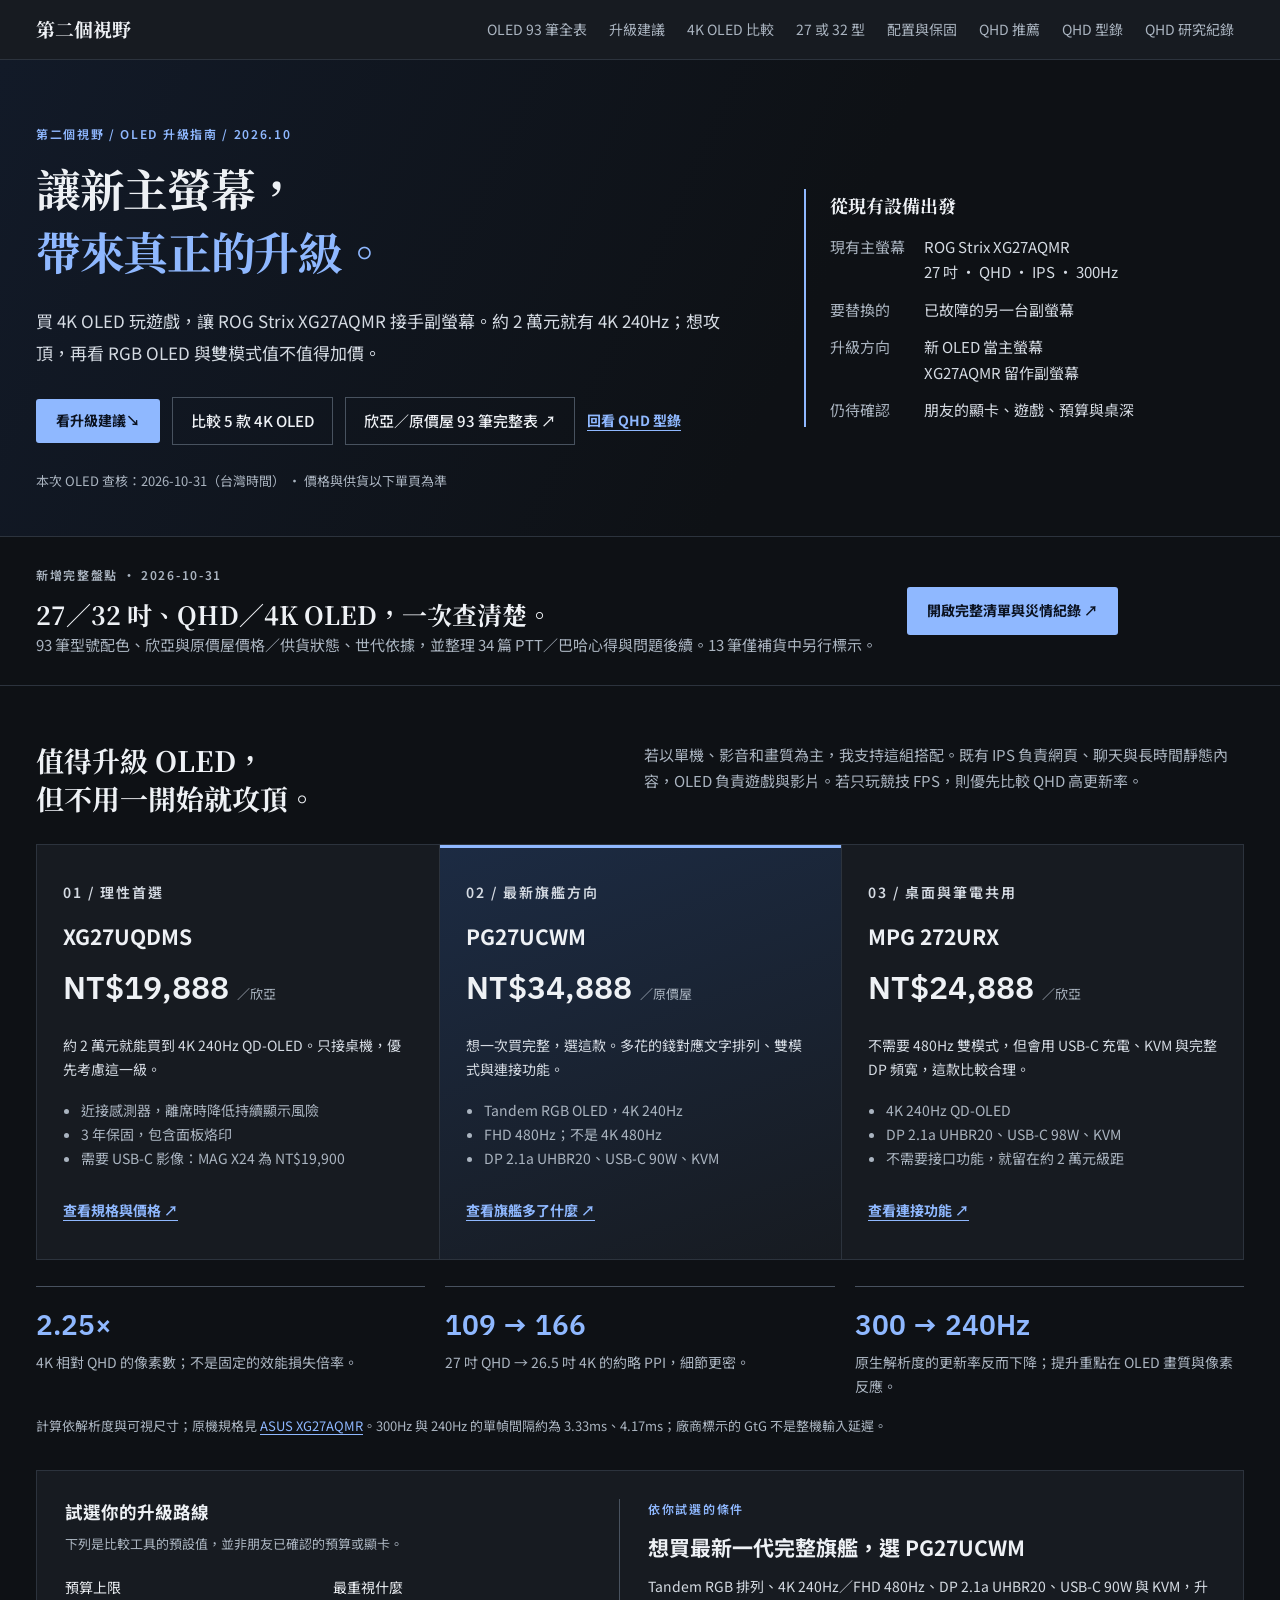
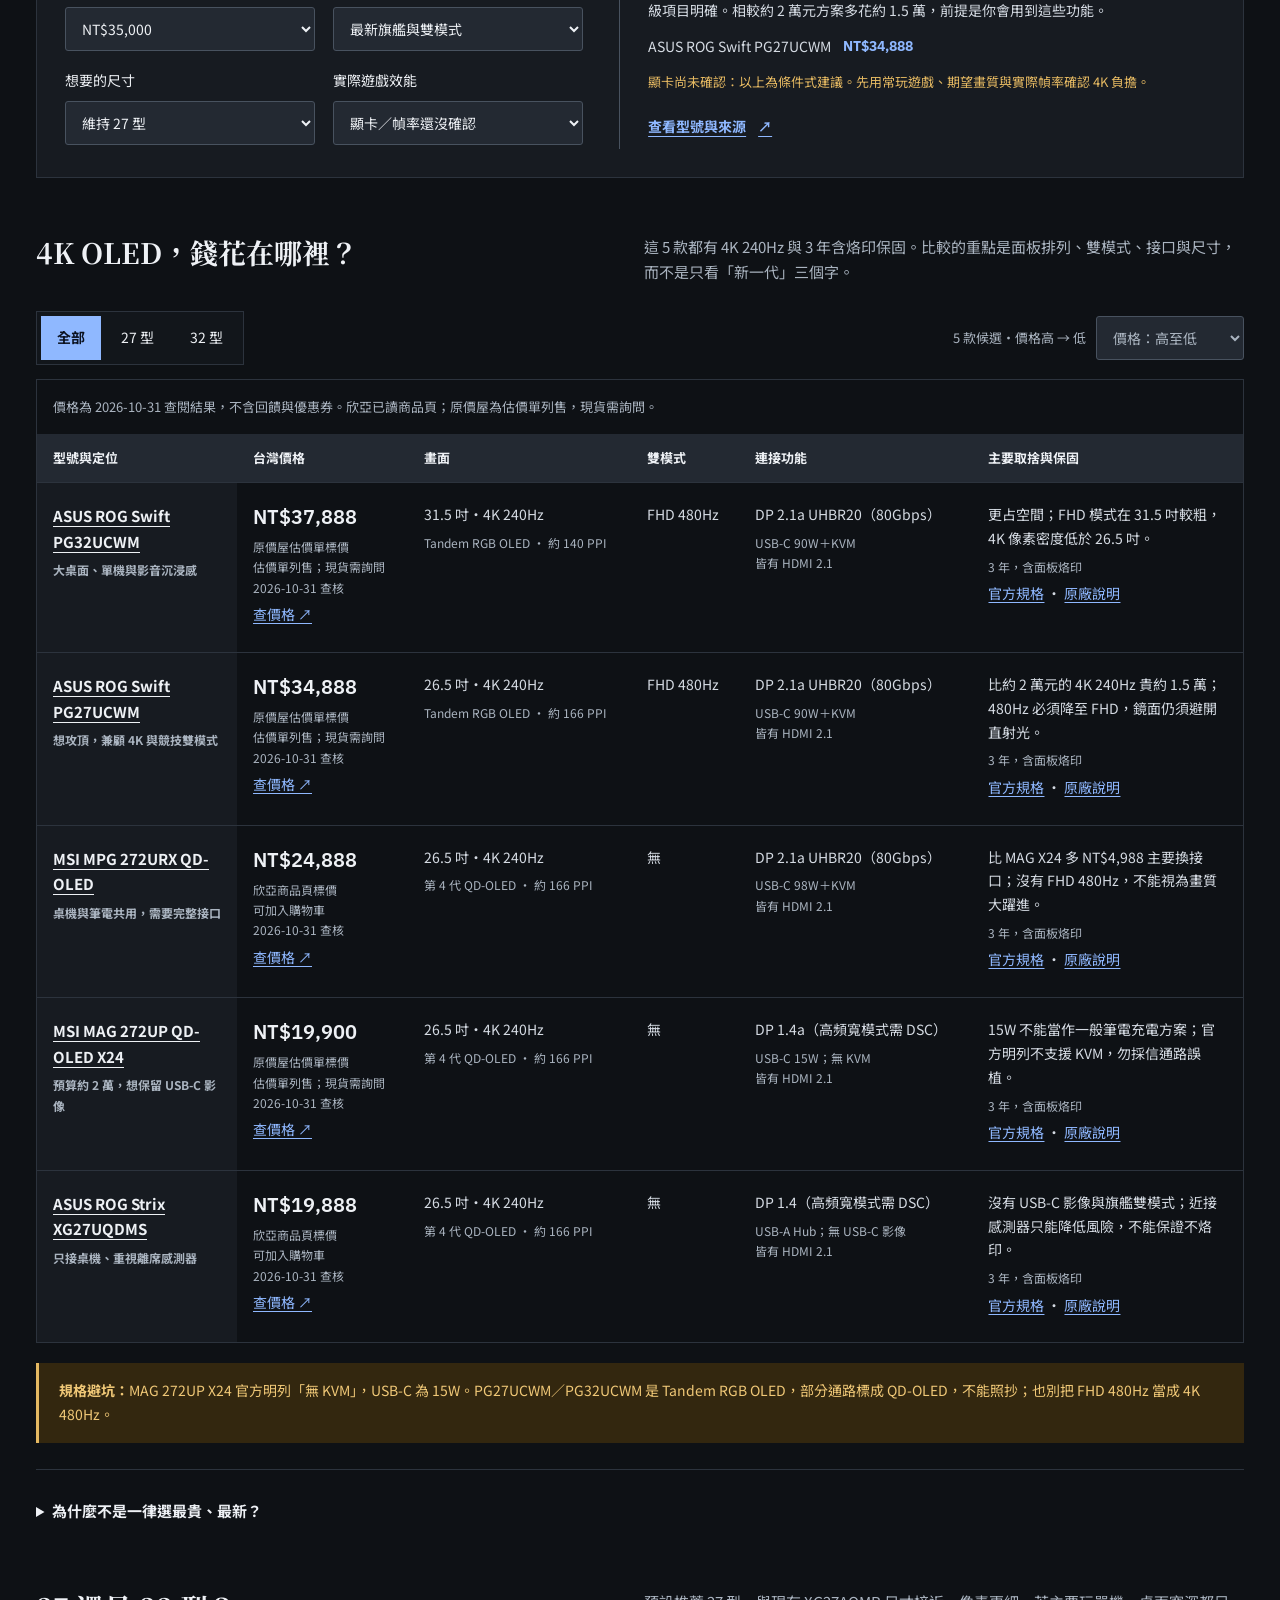
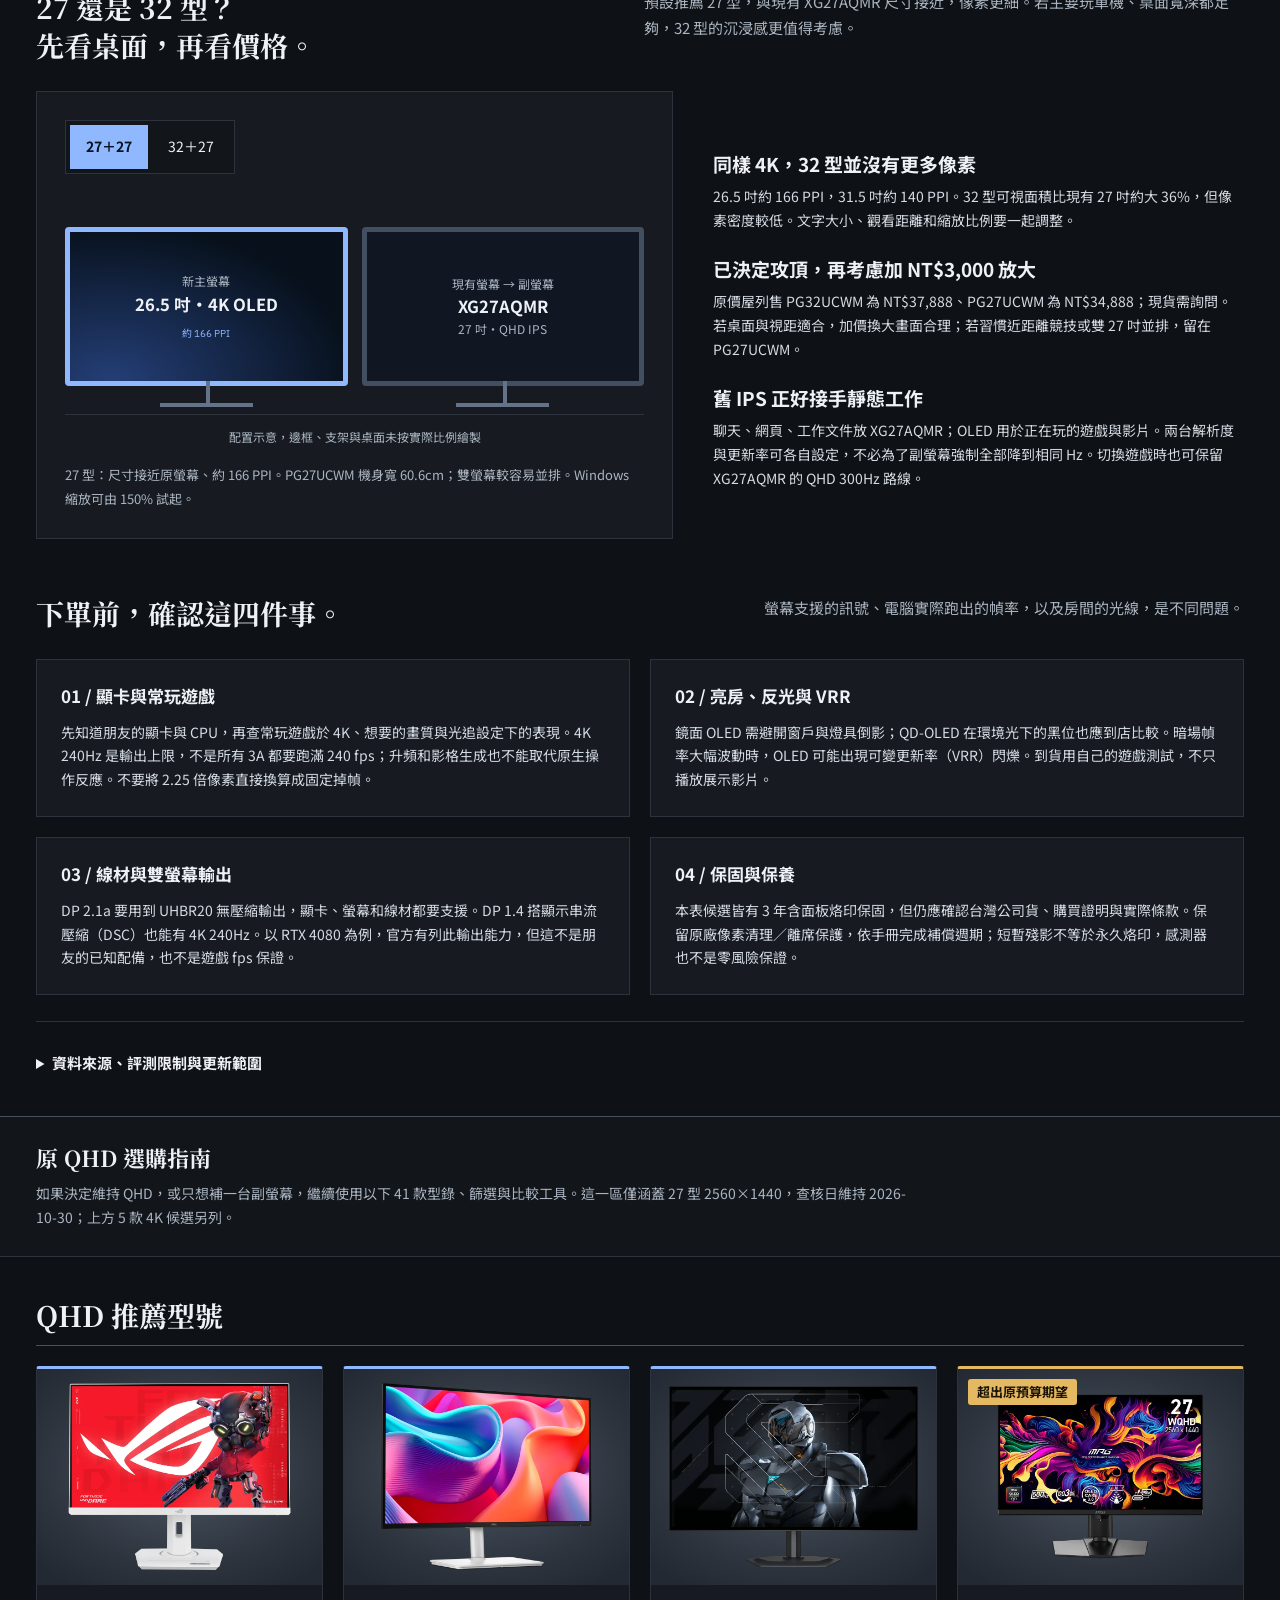
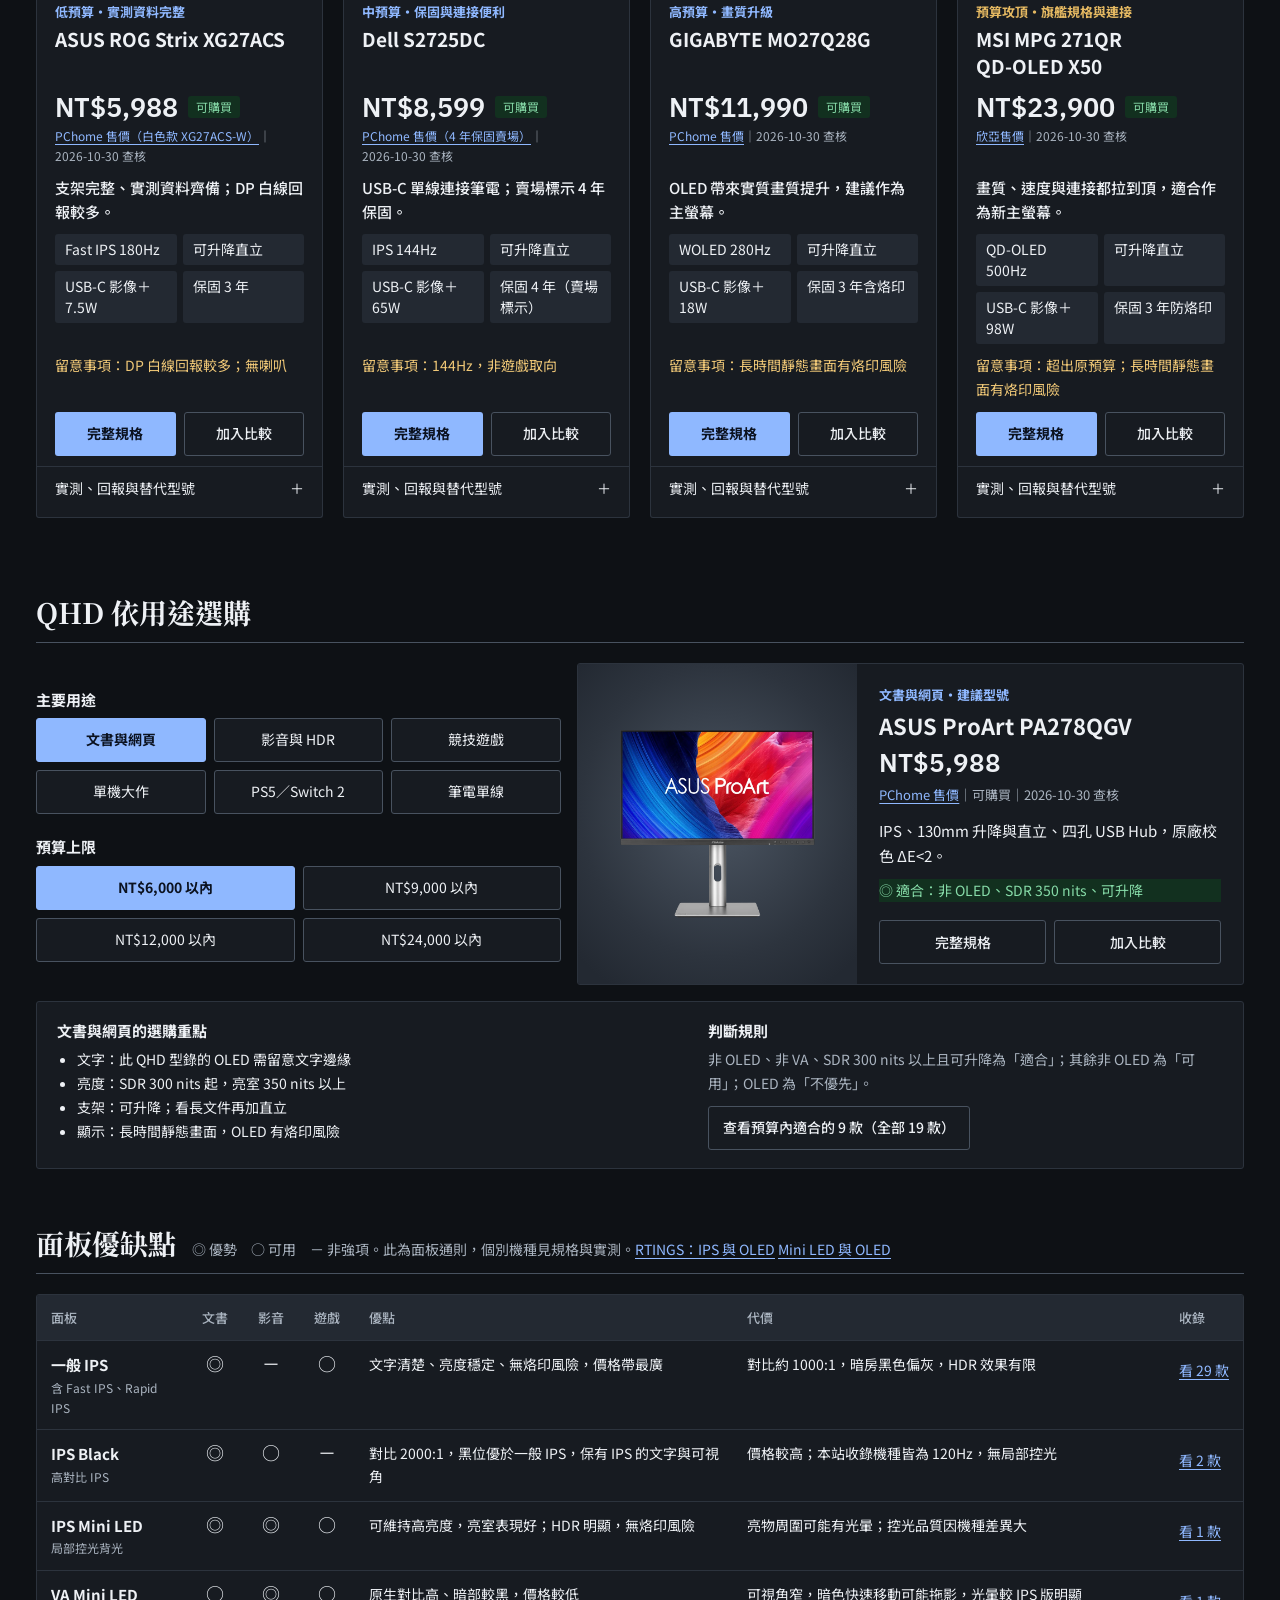
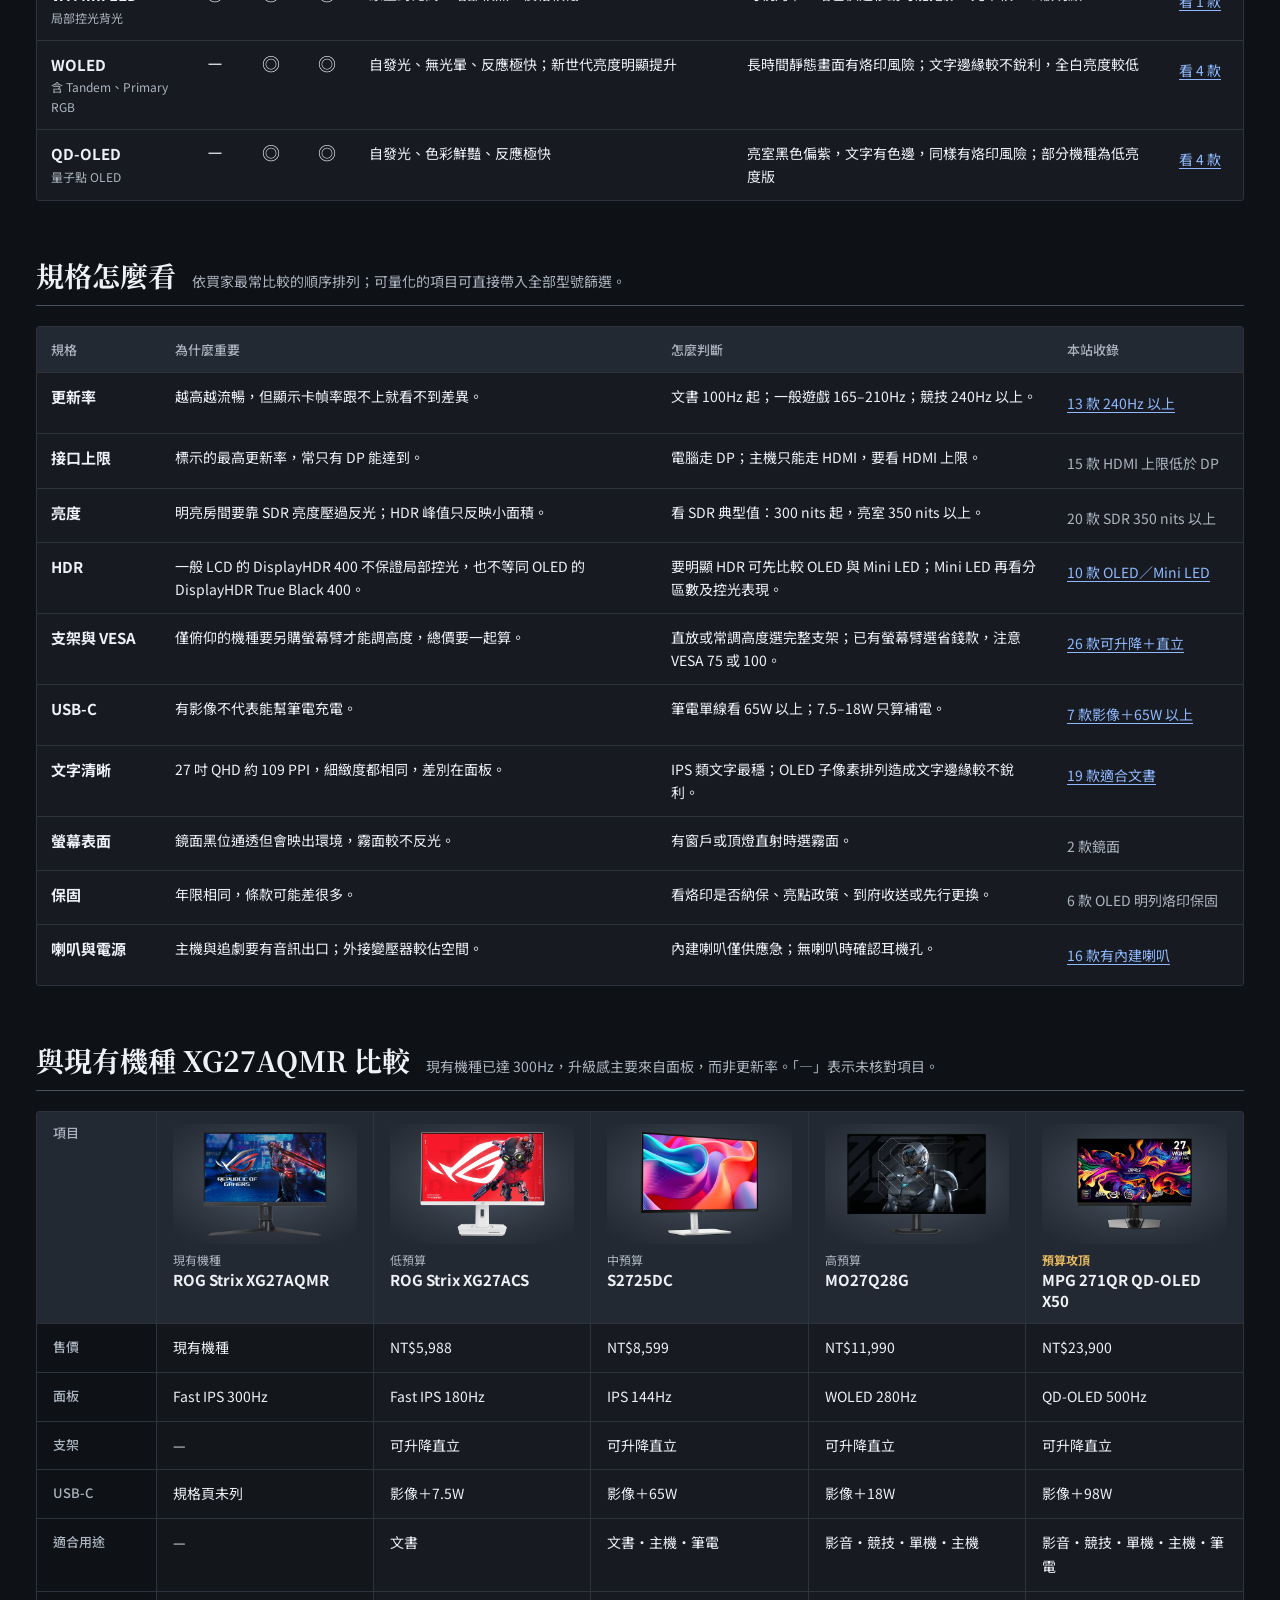
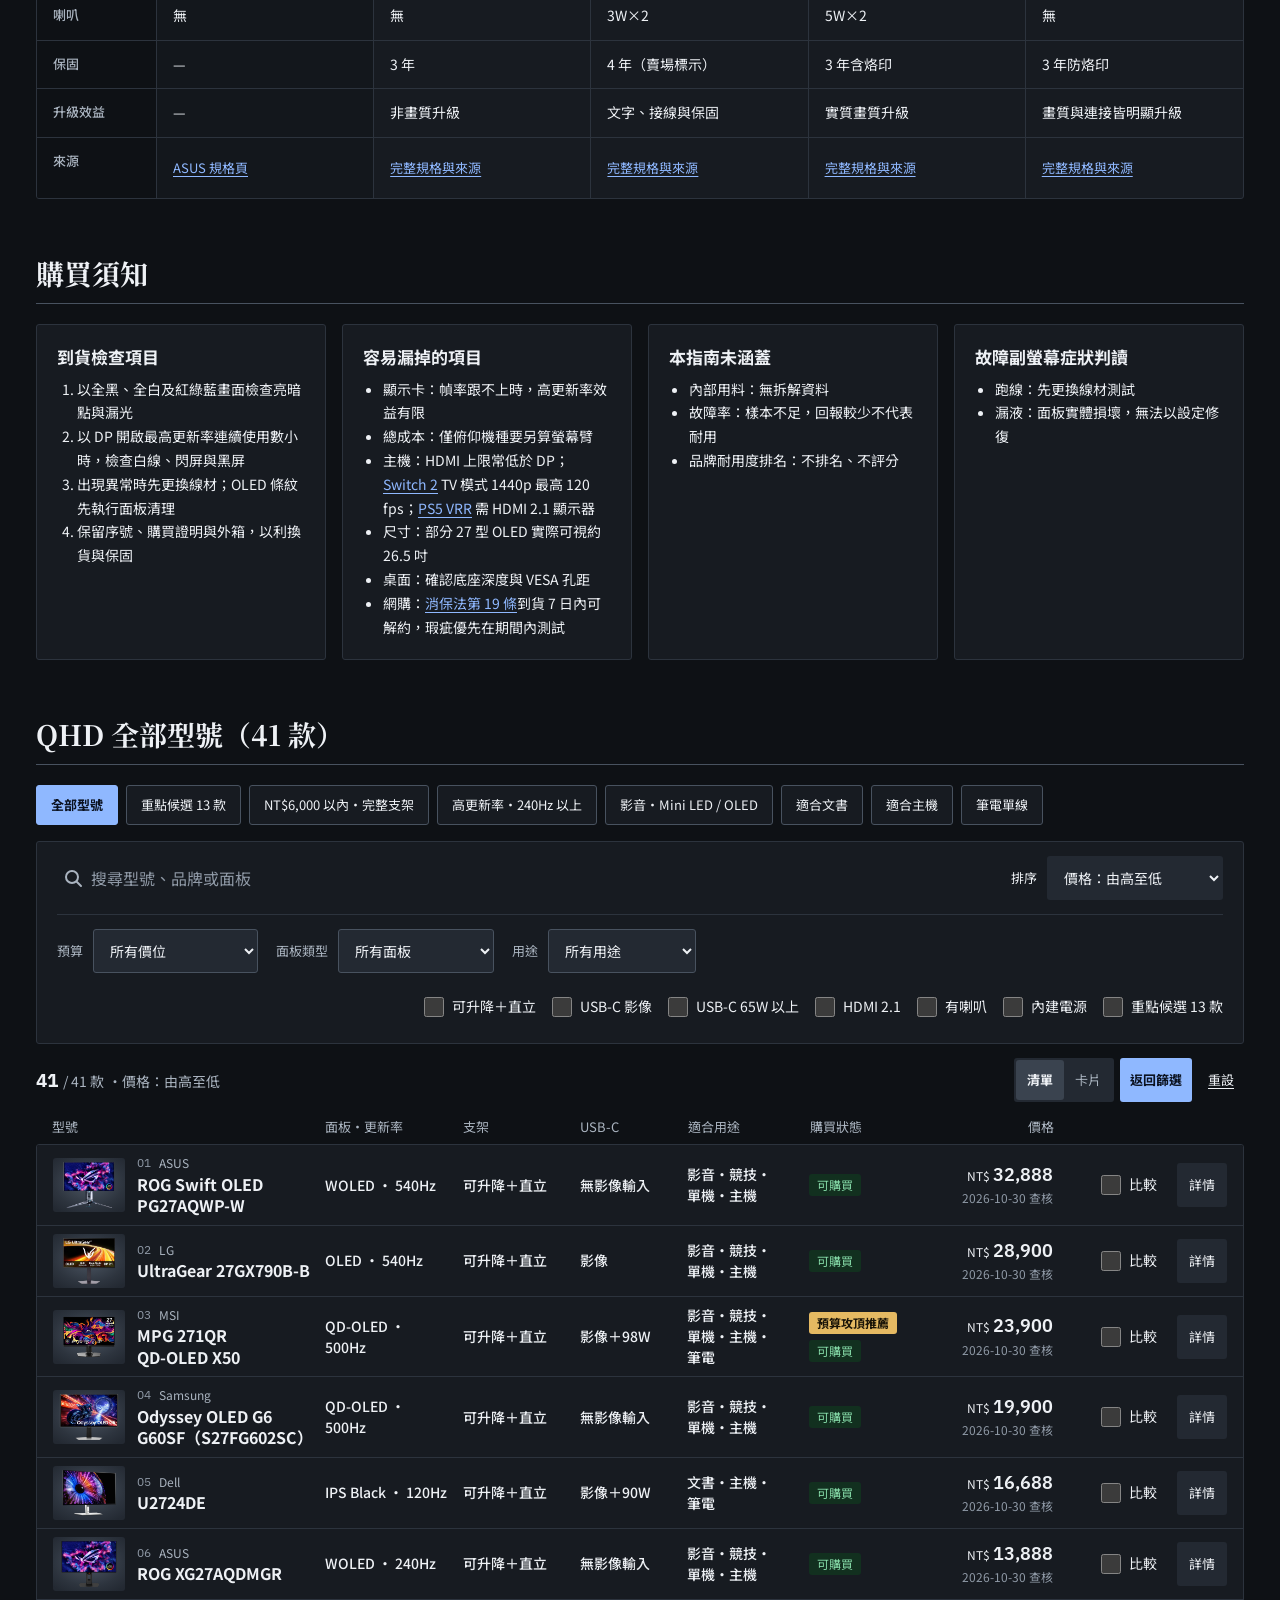
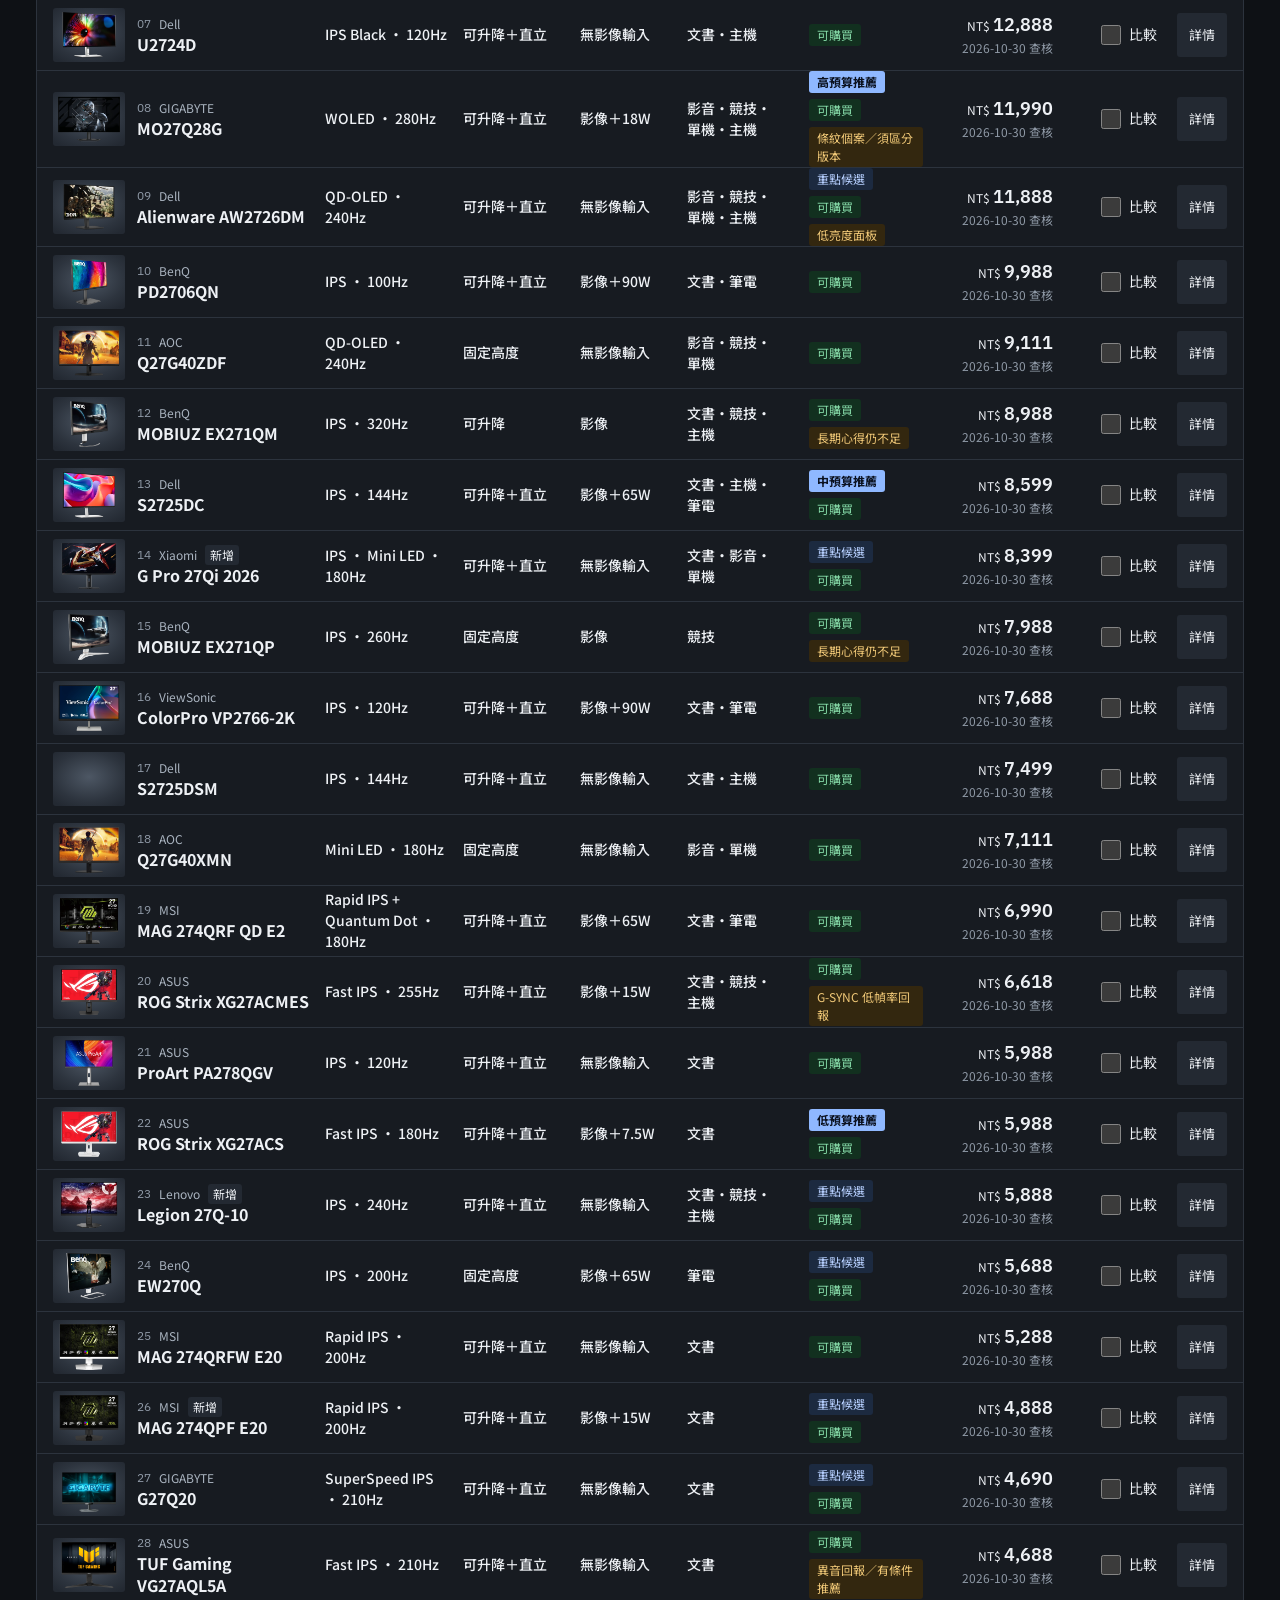
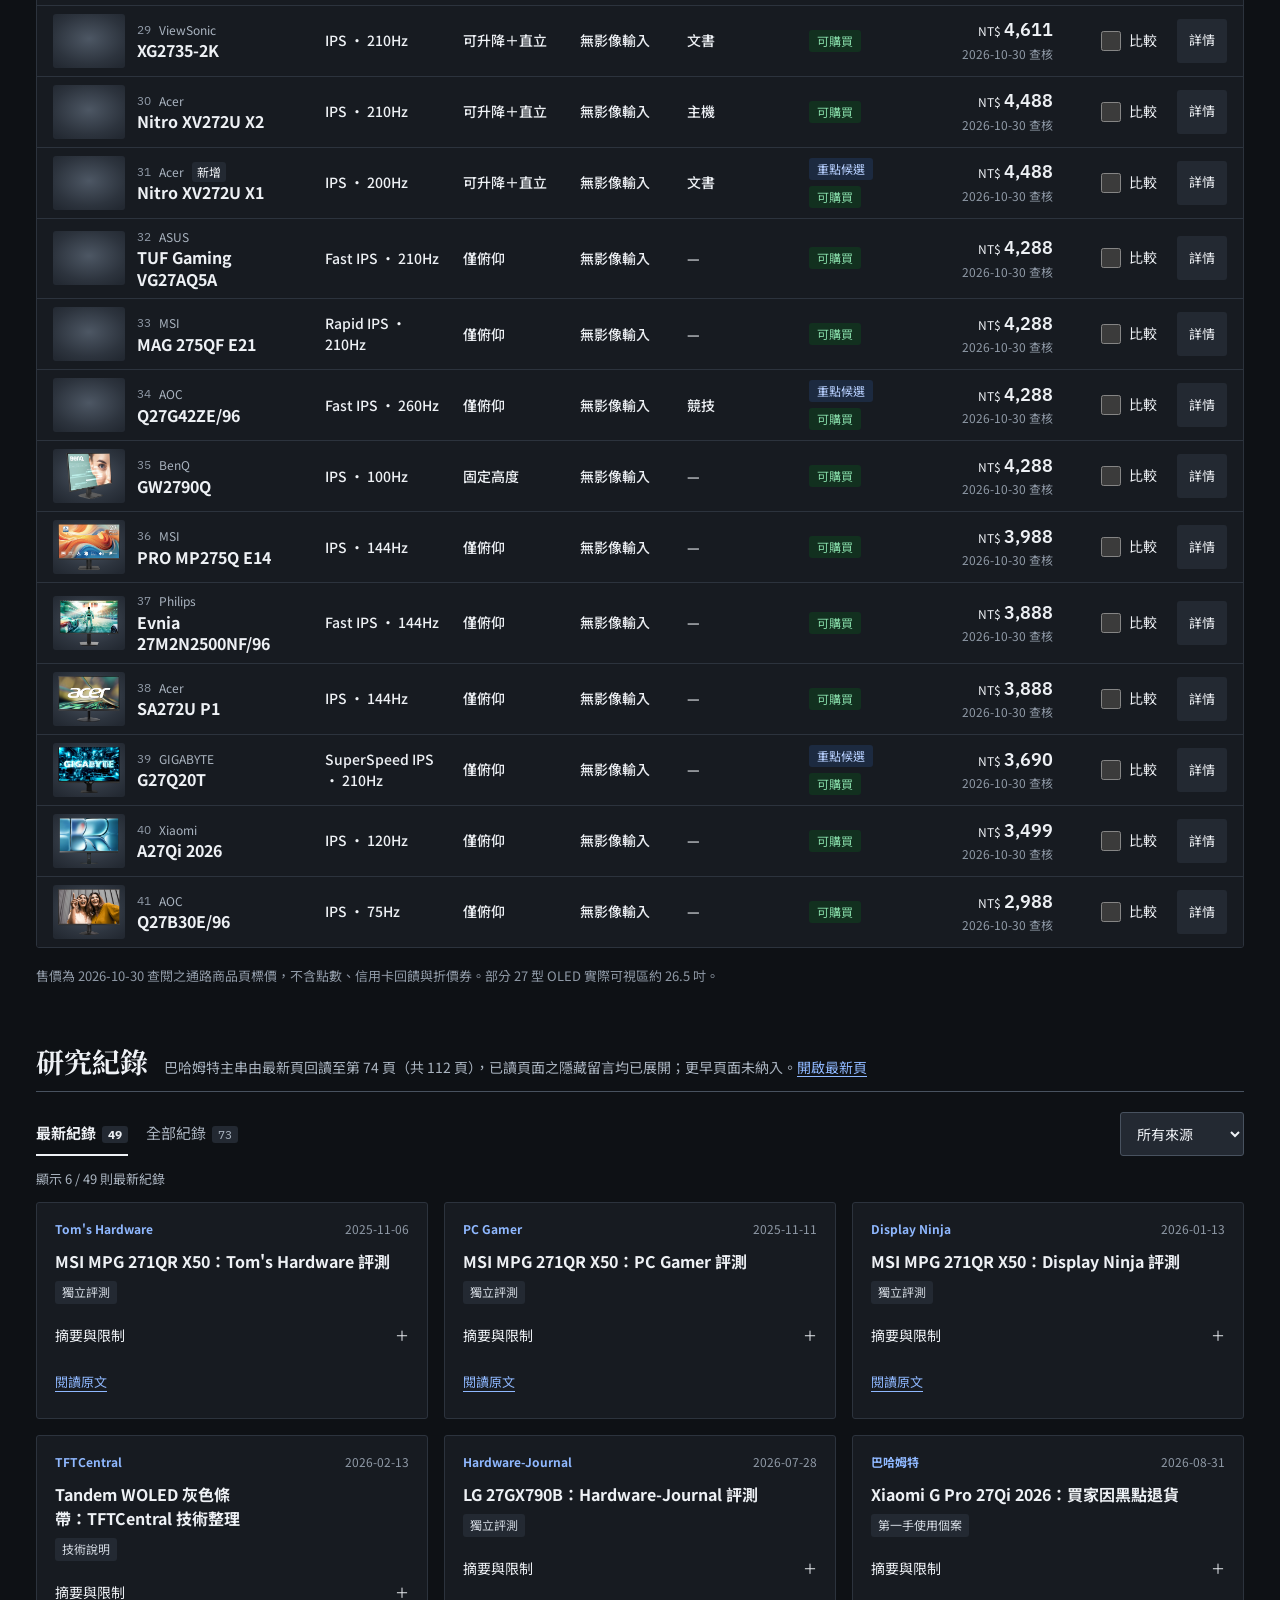
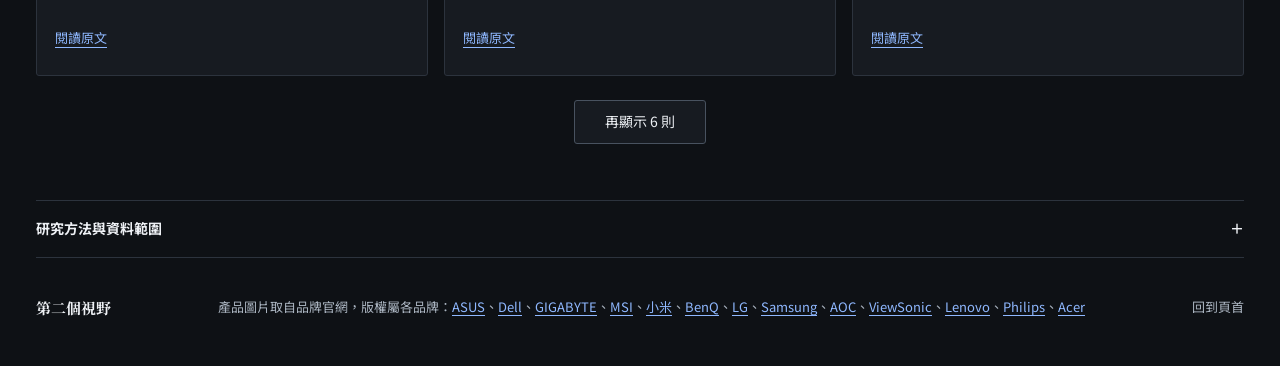
<file: index.html>
<!doctype html>
<html lang="zh-Hant">
<head>
<meta charset="utf-8">
<meta name="viewport" content="width=device-width,initial-scale=1">
<meta name="theme-color" content="#0e1115">
<meta name="color-scheme" content="dark">
<meta name="description" content="XG27AQMR 改作副螢幕，主螢幕如何升級 4K OLED？比較 PG27UCWM、PG32UCWM、MPG 272URX、MAG 272UP X24、XG27UQDMS 的台灣價格與取捨，並保留 41 款 QHD 型錄。">
<title>第二個視野｜4K OLED 主螢幕升級與 QHD 選購指南</title>
<link rel="preconnect" href="https://fonts.googleapis.com">
<link rel="preconnect" href="https://fonts.gstatic.com" crossorigin>
<link rel="stylesheet" href="https://fonts.googleapis.com/css2?family=IBM+Plex+Sans:wght@500;600&family=Noto+Sans+TC:wght@400;500;700&family=Noto+Serif+TC:wght@600;700&display=swap">
<link rel="stylesheet" href="styles.css?v=11-oled">
<link rel="stylesheet" href="upgrade.css?v=12-market">
</head>
<body>
<a class="skip" href="#upgrade">跳至升級建議</a>

<header class="top">
  <a class="brand" href="#top">第二個視野</a>
  <nav aria-label="主要導覽">
    <a href="oled-market.html">OLED 93 筆全表</a><a href="#upgrade">升級建議</a><a href="#oled-comparison">4K OLED 比較</a><a href="#desk-layout">27 或 32 型</a><a href="#setup-check">配置與保固</a><a href="#picks">QHD 推薦</a><a href="#catalog">QHD 型錄</a><a href="#evidence">QHD 研究紀錄</a>
  </nav>
</header>

<main>
<section class="up-hero" id="top">
<div class="wrap up-hero-grid">
<div><p class="up-kicker">第二個視野 / OLED 升級指南 / 2026.10</p>
<h1>讓新主螢幕，<br><span>帶來真正的升級。</span></h1>
<p class="up-lead">買 4K OLED 玩遊戲，讓 ROG Strix XG27AQMR 接手副螢幕。約 2 萬元就有 4K 240Hz；想攻頂，再看 RGB OLED 與雙模式值不值得加價。</p>
<div class="up-actions"><a class="primary" href="#upgrade">看升級建議 <span aria-hidden="true">↘</span></a><a class="up-secondary" href="#oled-comparison">比較 5 款 4K OLED</a><a class="up-secondary" href="oled-market.html">欣亞／原價屋 93 筆完整表 ↗</a><a class="up-text-link" href="#picks">回看 QHD 型錄</a></div>
<p class="up-date">本次 OLED 查核：2026-10-31（台灣時間） · 價格與供貨以下單頁為準</p></div>
<aside class="up-context" aria-label="這次選購的已知條件"><h2>從現有設備出發</h2><dl>
<div><dt>現有主螢幕</dt><dd>ROG Strix XG27AQMR<br>27 吋 · QHD · IPS · 300Hz</dd></div>
<div><dt>要替換的</dt><dd>已故障的另一台副螢幕</dd></div>
<div><dt>升級方向</dt><dd>新 OLED 當主螢幕<br>XG27AQMR 留作副螢幕</dd></div>
<div><dt>仍待確認</dt><dd>朋友的顯卡、遊戲、預算與桌深</dd></div></dl></aside>
</div></section>

<section class="wrap up-market-banner"><div><p class="up-kicker">新增完整盤點 · 2026-10-31</p><h2>27／32 吋、QHD／4K OLED，一次查清楚。</h2><p>93 筆型號配色、欣亞與原價屋價格／供貨狀態、世代依據，並整理 34 篇 PTT／巴哈心得與問題後續。13 筆僅補貨中另行標示。</p></div><a class="primary" href="oled-market.html">開啟完整清單與災情紀錄 ↗</a></section>
<section id="upgrade" class="section wrap">
<div class="up-intro"><h2>值得升級 OLED，<br>但不用一開始就攻頂。</h2><p>若以單機、影音和畫質為主，我支持這組搭配。既有 IPS 負責網頁、聊天與長時間靜態內容，OLED 負責遊戲與影片。若只玩競技 FPS，則優先比較 QHD 高更新率。</p></div>
<div class="up-cards">
<article class="up-card"><p class="up-kicker">01 / 理性首選</p><h3>XG27UQDMS</h3><p class="up-price">NT$19,888 <small>／欣亞</small></p><p>約 2 萬元就能買到 4K 240Hz QD-OLED。只接桌機，優先考慮這一級。</p><ul><li>近接感測器，離席時降低持續顯示風險</li><li>3 年保固，包含面板烙印</li><li>需要 USB-C 影像：MAG X24 為 NT$19,900</li></ul><a href="#oled-xg27uqdms" class="up-text-link">查看規格與價格 ↗</a></article>
<article class="up-card up-card-featured"><p class="up-kicker">02 / 最新旗艦方向</p><h3>PG27UCWM</h3><p class="up-price">NT$34,888 <small>／原價屋</small></p><p>想一次買完整，選這款。多花的錢對應文字排列、雙模式與連接功能。</p><ul><li>Tandem RGB OLED，4K 240Hz</li><li>FHD 480Hz；不是 4K 480Hz</li><li>DP 2.1a UHBR20、USB-C 90W、KVM</li></ul><a href="#oled-pg27ucwm" class="up-text-link">查看旗艦多了什麼 ↗</a></article>
<article class="up-card"><p class="up-kicker">03 / 桌面與筆電共用</p><h3>MPG 272URX</h3><p class="up-price">NT$24,888 <small>／欣亞</small></p><p>不需要 480Hz 雙模式，但會用 USB-C 充電、KVM 與完整 DP 頻寬，這款比較合理。</p><ul><li>4K 240Hz QD-OLED</li><li>DP 2.1a UHBR20、USB-C 98W、KVM</li><li>不需要接口功能，就留在約 2 萬元級距</li></ul><a href="#oled-mpg272urx" class="up-text-link">查看連接功能 ↗</a></article>
</div>
<dl class="up-facts"><div><dt>2.25×</dt><dd>4K 相對 QHD 的像素數；不是固定的效能損失倍率。</dd></div><div><dt>109 → 166</dt><dd>27 吋 QHD → 26.5 吋 4K 的約略 PPI，細節更密。</dd></div><div><dt>300 → 240Hz</dt><dd>原生解析度的更新率反而下降；提升重點在 OLED 畫質與像素反應。</dd></div></dl>
<p class="up-small">計算依解析度與可視尺寸；原機規格見 <a href="https://rog.asus.com/monitors/27-to-31-5-inches/rog-strix-xg27aqmr/" target="_blank" rel="noopener">ASUS XG27AQMR</a>。300Hz 與 240Hz 的單幀間隔約為 3.33ms、4.17ms；廠商標示的 GtG 不是整機輸入延遲。</p>
<div class="up-selector"><div><h3>試選你的升級路線</h3><p class="up-small" style="margin:8px 0 20px">下列是比較工具的預設值，並非朋友已確認的預算或顯卡。</p><form id="upgrade-form" class="up-form">
<label class="up-field" for="up-budget">預算上限<select name="upBudget" id="up-budget"><option value="20000">NT$20,000</option><option value="25000">NT$25,000</option><option value="35000" selected>NT$35,000</option><option value="40000">NT$40,000</option></select></label>
<label class="up-field" for="up-priority">最重視什麼<select name="upPriority" id="up-priority"><option value="value">畫質與 CP 值</option><option value="flagship" selected>最新旗艦與雙模式</option><option value="dock">筆電供電與 KVM</option><option value="fps">競技 FPS 幀率</option><option value="office">長時間靜態工作</option></select></label>
<label class="up-field" for="up-size">想要的尺寸<select name="upSize" id="up-size"><option value="27">維持 27 型</option><option value="32">放大到 32 型</option></select></label>
<label class="up-field" for="up-gpu">實際遊戲效能<select name="upGpu" id="up-gpu"><option value="unknown">顯卡／幀率還沒確認</option><option value="ready">4K 效能已確認可接受</option><option value="qhd">目前 QHD 已接近極限</option></select></label>
</form></div><aside id="upgrade-result" class="up-result" aria-live="polite" aria-atomic="true"><h3>想買完整旗艦：PG27UCWM</h3><p>先確認顯卡、遊戲與桌深。此互動建議需要 JavaScript；下方規格與來源不受影響。</p></aside></div>
</section>
<section id="oled-comparison" class="section wrap">
<div class="up-intro"><h2>4K OLED，錢花在哪裡？</h2><p>這 5 款都有 4K 240Hz 與 3 年含烙印保固。比較的重點是面板排列、雙模式、接口與尺寸，而不是只看「新一代」三個字。</p></div>
<div class="up-tools"><div id="oled-filters" class="up-segments" role="group" aria-label="OLED 尺寸篩選"><button type="button" data-oled-size="all" aria-pressed="true">全部</button><button type="button" data-oled-size="27" aria-pressed="false">27 型</button><button type="button" data-oled-size="32" aria-pressed="false">32 型</button></div><div class="up-sort"><span id="oled-count" role="status">5 款候選・價格高 → 低</span><label for="oled-sort" class="sr-only">OLED 價格排序</label><select id="oled-sort"><option value="desc">價格：高至低</option><option value="asc">價格：低至高</option></select></div></div>
<div class="up-table-scroll" tabindex="0" role="region" aria-label="4K OLED 規格比較"><table class="up-table"><caption>價格為 2026-10-31 查閱結果，不含回饋與優惠券。欣亞已讀商品頁；原價屋為估價單列售，現貨需詢問。</caption><thead><tr><th scope="col">型號與定位</th><th scope="col">台灣價格</th><th scope="col">畫面</th><th scope="col">雙模式</th><th scope="col">連接功能</th><th scope="col">主要取捨與保固</th></tr></thead><tbody id="oled-model-body"><tr id="oled-pg32ucwm" data-size="32" data-price="37888">
<th scope="row"><a href="https://rog.asus.com/tw/monitors/27-to-31-5-inches/rog-swift-oled-pg32ucwm/spec/" target="_blank" rel="noopener">ASUS ROG Swift PG32UCWM</a><small>大桌面、單機與影音沉浸感</small></th>
<td data-label="台灣價格"><div><strong>NT$37,888</strong><small>原價屋估價單標價<br>估價單列售；現貨需詢問<br>2026-10-31 查核</small><a href="https://coolpc.com.tw/evaluate.php" target="_blank" rel="noopener">查價格 ↗</a></div></td>
<td data-label="畫面"><div>31.5 吋・4K 240Hz<small>Tandem RGB OLED · 約 140 PPI</small></div></td>
<td data-label="雙模式"><div>FHD 480Hz</div></td>
<td data-label="連接"><div>DP 2.1a UHBR20（80Gbps）<small>USB-C 90W＋KVM<br>皆有 HDMI 2.1</small></div></td>
<td data-label="取捨／保固"><div>更占空間；FHD 模式在 31.5 吋較粗，4K 像素密度低於 26.5 吋。<small>3 年，含面板烙印</small><a href="https://rog.asus.com/tw/monitors/27-to-31-5-inches/rog-swift-oled-pg32ucwm/spec/" target="_blank" rel="noopener">官方規格</a> · <a href="https://press.asus.com/tw/news/press-releases/rog-swift-oled-pg27ucwm-pg32ucwm-tandem-rgb/" target="_blank" rel="noopener">原廠說明</a></div></td>
</tr>
<tr id="oled-pg27ucwm" data-size="27" data-price="34888">
<th scope="row"><a href="https://rog.asus.com/tw/monitors/27-to-31-5-inches/rog-swift-oled-pg27ucwm/spec/" target="_blank" rel="noopener">ASUS ROG Swift PG27UCWM</a><small>想攻頂，兼顧 4K 與競技雙模式</small></th>
<td data-label="台灣價格"><div><strong>NT$34,888</strong><small>原價屋估價單標價<br>估價單列售；現貨需詢問<br>2026-10-31 查核</small><a href="https://coolpc.com.tw/evaluate.php" target="_blank" rel="noopener">查價格 ↗</a></div></td>
<td data-label="畫面"><div>26.5 吋・4K 240Hz<small>Tandem RGB OLED · 約 166 PPI</small></div></td>
<td data-label="雙模式"><div>FHD 480Hz</div></td>
<td data-label="連接"><div>DP 2.1a UHBR20（80Gbps）<small>USB-C 90W＋KVM<br>皆有 HDMI 2.1</small></div></td>
<td data-label="取捨／保固"><div>比約 2 萬元的 4K 240Hz 貴約 1.5 萬；480Hz 必須降至 FHD，鏡面仍須避開直射光。<small>3 年，含面板烙印</small><a href="https://rog.asus.com/tw/monitors/27-to-31-5-inches/rog-swift-oled-pg27ucwm/spec/" target="_blank" rel="noopener">官方規格</a> · <a href="https://rog.asus.com/tw/monitors/27-to-31-5-inches/rog-swift-oled-pg27ucwm/" target="_blank" rel="noopener">原廠說明</a></div></td>
</tr>
<tr id="oled-mpg272urx" data-size="27" data-price="24888">
<th scope="row"><a href="https://tw.msi.com/Monitor/MPG-272URX-QD-OLED/Specification" target="_blank" rel="noopener">MSI MPG 272URX QD-OLED</a><small>桌機與筆電共用，需要完整接口</small></th>
<td data-label="台灣價格"><div><strong>NT$24,888</strong><small>欣亞商品頁標價<br>可加入購物車<br>2026-10-31 查核</small><a href="https://www.sinya.com.tw/prod/211258" target="_blank" rel="noopener">查價格 ↗</a></div></td>
<td data-label="畫面"><div>26.5 吋・4K 240Hz<small>第 4 代 QD-OLED · 約 166 PPI</small></div></td>
<td data-label="雙模式"><div>無</div></td>
<td data-label="連接"><div>DP 2.1a UHBR20（80Gbps）<small>USB-C 98W＋KVM<br>皆有 HDMI 2.1</small></div></td>
<td data-label="取捨／保固"><div>比 MAG X24 多 NT$4,988 主要換接口；沒有 FHD 480Hz，不能視為畫質大躍進。<small>3 年，含面板烙印</small><a href="https://tw.msi.com/Monitor/MPG-272URX-QD-OLED/Specification" target="_blank" rel="noopener">官方規格</a> · <a href="https://www.msi.com/Monitor/MPG-272URX-QD-OLED/" target="_blank" rel="noopener">原廠說明</a></div></td>
</tr>
<tr id="oled-mag272x24" data-size="27" data-price="19900">
<th scope="row"><a href="https://tw.msi.com/Monitor/MAG-272UP-QD-OLED-X24/Specification" target="_blank" rel="noopener">MSI MAG 272UP QD-OLED X24</a><small>預算約 2 萬，想保留 USB-C 影像</small></th>
<td data-label="台灣價格"><div><strong>NT$19,900</strong><small>原價屋估價單標價<br>估價單列售；現貨需詢問<br>2026-10-31 查核</small><a href="https://coolpc.com.tw/evaluate.php" target="_blank" rel="noopener">查價格 ↗</a></div></td>
<td data-label="畫面"><div>26.5 吋・4K 240Hz<small>第 4 代 QD-OLED · 約 166 PPI</small></div></td>
<td data-label="雙模式"><div>無</div></td>
<td data-label="連接"><div>DP 1.4a（高頻寬模式需 DSC）<small>USB-C 15W；無 KVM<br>皆有 HDMI 2.1</small></div></td>
<td data-label="取捨／保固"><div>15W 不能當作一般筆電充電方案；官方明列不支援 KVM，勿採信通路誤植。<small>3 年，含面板烙印</small><a href="https://tw.msi.com/Monitor/MAG-272UP-QD-OLED-X24/Specification" target="_blank" rel="noopener">官方規格</a> · <a href="https://tw-store.msi.com/products/mag-272up-qd-oled-x24" target="_blank" rel="noopener">原廠說明</a></div></td>
</tr>
<tr id="oled-xg27uqdms" data-size="27" data-price="19888">
<th scope="row"><a href="https://rog.asus.com/tw/monitors/27-to-31-5-inches/rog-strix-oled-xg27uqdms/spec/" target="_blank" rel="noopener">ASUS ROG Strix XG27UQDMS</a><small>只接桌機、重視離席感測器</small></th>
<td data-label="台灣價格"><div><strong>NT$19,888</strong><small>欣亞商品頁標價<br>可加入購物車<br>2026-10-31 查核</small><a href="https://www.sinya.com.tw/prod/225882" target="_blank" rel="noopener">查價格 ↗</a></div></td>
<td data-label="畫面"><div>26.5 吋・4K 240Hz<small>第 4 代 QD-OLED · 約 166 PPI</small></div></td>
<td data-label="雙模式"><div>無</div></td>
<td data-label="連接"><div>DP 1.4（高頻寬模式需 DSC）<small>USB-A Hub；無 USB-C 影像<br>皆有 HDMI 2.1</small></div></td>
<td data-label="取捨／保固"><div>沒有 USB-C 影像與旗艦雙模式；近接感測器只能降低風險，不能保證不烙印。<small>3 年，含面板烙印</small><a href="https://rog.asus.com/tw/monitors/27-to-31-5-inches/rog-strix-oled-xg27uqdms/spec/" target="_blank" rel="noopener">官方規格</a> · <a href="https://rog.asus.com/tw/monitors/27-to-31-5-inches/rog-strix-oled-xg27uqdms/" target="_blank" rel="noopener">原廠說明</a></div></td>
</tr></tbody></table></div>
<p class="up-warning"><strong>規格避坑：</strong>MAG 272UP X24 官方明列「無 KVM」，USB-C 為 15W。PG27UCWM／PG32UCWM 是 Tandem RGB OLED，部分通路標成 QD-OLED，不能照抄；也別把 FHD 480Hz 當成 4K 480Hz。</p>
<details class="up-details"><summary>為什麼不是一律選最貴、最新？</summary><div class="up-copy"><p>PG27UCWM 相對 XG27UQDMS 多 NT$15,000。這筆價差買到 RGB 子像素排列、FHD 480Hz、完整 DP 頻寬與 USB-C／KVM。若只在單機遊戲用 4K 240Hz，約 2 萬元的機種已提供核心升級，沒有證據證明多花七成會換到七成畫質提升。</p><p>MPG 272URX 與 MAG 272UP X24 在 MSI 世代清單都屬第 4 代 QD-OLED；「2026 熱銷」不等於第 5 代。面板世代不能跨品牌直接排名。RGB 排列改善文字邊緣，也不會讓 OLED 失去靜態烙印風險。</p><p>這張表是依朋友情境選出的短名單；另有 <a href="oled-market.html">93 筆雙通路完整清單與論壇研究</a>。沒有同條件全機型量測，不以宣傳亮度、0.03ms 或保固年限推論整體品質與故障率。</p></div></details>
</section>
<section id="desk-layout" class="section wrap">
<div class="up-intro"><h2>27 還是 32 型？<br>先看桌面，再看價格。</h2><p>預設推薦 27 型，與現有 XG27AQMR 尺寸接近，像素更細。若主要玩單機、桌面寬深都足夠，32 型的沉浸感更值得考慮。</p></div>
<div class="up-layout"><div class="up-setup-visual"><div class="up-segments" role="group" aria-label="比較雙螢幕尺寸配置"><button type="button" data-desk-size="27" aria-pressed="true">27＋27</button><button type="button" data-desk-size="32" aria-pressed="false">32＋27</button></div><div id="desk-diagram" class="up-desk" aria-label="新 OLED 主螢幕與現有 IPS 副螢幕配置示意"><div class="up-monitor up-monitor-new"><span>新主螢幕</span><strong id="desk-new-size">26.5 吋・4K OLED</strong><small id="desk-ppi">約 166 PPI</small></div><div class="up-monitor up-monitor-old"><span>現有螢幕 → 副螢幕</span><strong>XG27AQMR</strong><span>27 吋・QHD IPS</span></div></div><p class="up-desk-caption">配置示意，邊框、支架與桌面未按實際比例繪製</p><p id="desk-note" class="up-small" aria-live="polite">27 型：尺寸接近原螢幕、約 166 PPI。PG27UCWM 機身寬 60.6cm；雙螢幕較容易並排。Windows 縮放可由 150% 試起。</p></div><div class="up-copy"><h3>同樣 4K，32 型並沒有更多像素</h3><p>26.5 吋約 166 PPI，31.5 吋約 140 PPI。32 型可視面積比現有 27 吋約大 36%，但像素密度較低。文字大小、觀看距離和縮放比例要一起調整。</p><h3>已決定攻頂，再考慮加 NT$3,000 放大</h3><p>原價屋列售 PG32UCWM 為 NT$37,888、PG27UCWM 為 NT$34,888；現貨需詢問。若桌面與視距適合，加價換大畫面合理；若習慣近距離競技或雙 27 吋並排，留在 PG27UCWM。</p><h3>舊 IPS 正好接手靜態工作</h3><p>聊天、網頁、工作文件放 XG27AQMR；OLED 用於正在玩的遊戲與影片。兩台解析度與更新率可各自設定，不必為了副螢幕強制全部降到相同 Hz。切換遊戲時也可保留 XG27AQMR 的 QHD 300Hz 路線。</p></div></div>
</section>
<section id="setup-check" class="section wrap">
<div class="up-intro"><h2>下單前，確認這四件事。</h2><p>螢幕支援的訊號、電腦實際跑出的幀率，以及房間的光線，是不同問題。</p></div>
<div class="up-check-grid">
<article class="up-check-item"><h3>01 / 顯卡與常玩遊戲</h3><p>先知道朋友的顯卡與 CPU，再查常玩遊戲於 4K、想要的畫質與光追設定下的表現。4K 240Hz 是輸出上限，不是所有 3A 都要跑滿 240 fps；升頻和影格生成也不能取代原生操作反應。不要將 2.25 倍像素直接換算成固定掉幀。</p></article>
<article class="up-check-item"><h3>02 / 亮房、反光與 VRR</h3><p>鏡面 OLED 需避開窗戶與燈具倒影；QD-OLED 在環境光下的黑位也應到店比較。暗場幀率大幅波動時，OLED 可能出現可變更新率（VRR）閃爍。到貨用自己的遊戲測試，不只播放展示影片。</p></article>
<article class="up-check-item"><h3>03 / 線材與雙螢幕輸出</h3><p>DP 2.1a 要用到 UHBR20 無壓縮輸出，顯卡、螢幕和線材都要支援。DP 1.4 搭顯示串流壓縮（DSC）也能有 4K 240Hz。以 RTX 4080 為例，官方有列此輸出能力，但這不是朋友的已知配備，也不是遊戲 fps 保證。</p></article>
<article class="up-check-item"><h3>04 / 保固與保養</h3><p>本表候選皆有 3 年含面板烙印保固，但仍應確認台灣公司貨、購買證明與實際條款。保留原廠像素清理／離席保護，依手冊完成補償週期；短暫殘影不等於永久烙印，感測器也不是零風險保證。</p></article>
</div>
<details class="up-details"><summary>資料來源、評測限制與更新範圍</summary><div class="up-copy"><p>型號規格、保固與購買頁已逐列附連結。以下補充原機資料、技術說明與獨立評測；更新日為 2026-10-31（Asia/Taipei）。推薦與配置是依規格作出的判斷，並非本網站實測。</p><p>Tom’s Hardware 的 PG27UCWM 第一手評測肯定遊戲反應，也指出預設 gamma 與 sRGB 模式限制。RTINGS 的 PG32UCWM 頁面可確認 RGB 排列；其受會員限制的量測未引用，頁面占位的 0.0 不作為評分。</p><p>原價屋 8 月首發贈品活動已結束，不當作現行優惠。本次已補核 PG32UCWM 原價屋估價單標價；商品頁有購買按鈕不代表保證有庫存。本次沒有重讀原 QHD 型錄的全部論壇留言，也未更新其 2026-10-30 日期。</p></div><ol class="up-source-list"><li><a href="https://rog.asus.com/monitors/27-to-31-5-inches/rog-strix-xg27aqmr/" target="_blank" rel="noopener">現有 XG27AQMR：27 吋、QHD、Fast IPS、300Hz、DisplayHDR 600</a> <span>／原廠</span></li><li><a href="https://press.asus.com/tw/news/press-releases/rog-swift-oled-pg27ucwm-pg32ucwm-tandem-rgb/" target="_blank" rel="noopener">PG27UCWM／PG32UCWM 台灣上市與建議售價（2026-08-10）</a> <span>／原廠新聞稿</span></li><li><a href="https://tw.msi.com/blog/the-evolution-of-immersion-decoding-the-5th-gen-qd-oled-revolution-with-msi" target="_blank" rel="noopener">MSI 面板世代清單：272URX 與 272UP X24 均為第 4 代</a> <span>／原廠</span></li><li><a href="https://rog.asus.com/tw/monitors/27-to-31-5-inches/rog-swift-oled-pg27aqwp-w/" target="_blank" rel="noopener">PG27AQWP-W：QHD 540Hz／HD 720Hz，競技取向替代路線</a> <span>／原廠</span></li><li><a href="https://www.tomshardware.com/monitors/gaming-monitors/asus-rog-swift-pg27ucwm-27-inch-4k-oled-gaming-monitor-review" target="_blank" rel="noopener">PG27UCWM 第一手評測：肯定遊戲表現；列出預設 gamma、sRGB 模式限制</a> <span>／獨立評測</span></li><li><a href="https://www.rtings.com/monitor/reviews/asus/rog-swift-oled-pg32ucwm" target="_blank" rel="noopener">PG32UCWM：RTINGS 確認 RGB 子像素；量測細節需會員，本指南未引用受限數值</a> <span>／獨立評測</span></li><li><a href="https://www.nvidia.com/zh-tw/geforce/graphics-cards/40-series/rtx-4080-family/" target="_blank" rel="noopener">RTX 4080 官方輸出規格：可透過 DSC 輸出 4K 240Hz；不等於遊戲跑到 240 fps</a> <span>／原廠／連接範例</span></li><li><a href="https://nvidia.custhelp.com/app/answers/detail/a_id/5788/~/nvidia-geforce-rtx-40-series%2Frtx-30-series%2Frtx-20-series-bandwidth-limit" target="_blank" rel="noopener">NVIDIA RTX 20／30／40 系列 DSC 與多螢幕頻寬限制</a> <span>／原廠支援</span></li></ol><a class="up-text-link" href="oled-upgrade.json" download>下載本次 OLED 查核資料（JSON）</a></details>
</section>
<div class="up-legacy-banner"><div class="wrap"><h2>原 QHD 選購指南</h2><p>如果決定維持 QHD，或只想補一台副螢幕，繼續使用以下 41 款型錄、篩選與比較工具。這一區僅涵蓋 27 型 2560×1440，查核日維持 2026-10-30；上方 5 款 4K 候選另列。</p></div></div>

<section id="picks" class="section picks wrap">
  <h2>QHD 推薦型號</h2>
  <nav class="tier-nav" id="tier-nav" aria-label="推薦級距"></nav>
  <div class="tiers" id="tiers"></div>
</section>

<section id="decide" class="section wrap">
  <h2>QHD 依用途選購</h2>
  <div class="decide">
    <form class="decide-questions" id="decide-form">
      <fieldset>
        <legend>主要用途</legend>
        <div class="choices">
          <label><input type="radio" name="use" value="office" checked><span>文書與網頁</span></label>
          <label><input type="radio" name="use" value="media"><span>影音與 HDR</span></label>
          <label><input type="radio" name="use" value="fps"><span>競技遊戲</span></label>
          <label><input type="radio" name="use" value="single"><span>單機大作</span></label>
          <label><input type="radio" name="use" value="console"><span>PS5／Switch 2</span></label>
          <label><input type="radio" name="use" value="laptop"><span>筆電單線</span></label>
        </div>
      </fieldset>
      <fieldset>
        <legend>預算上限</legend>
        <div class="choices choices-2">
          <label><input type="radio" name="budget" value="low" checked><span>NT$6,000 以內</span></label>
          <label><input type="radio" name="budget" value="mid"><span>NT$9,000 以內</span></label>
          <label><input type="radio" name="budget" value="high"><span>NT$12,000 以內</span></label>
          <label><input type="radio" name="budget" value="top"><span>NT$24,000 以內</span></label>
        </div>
      </fieldset>
    </form>
    <aside class="decide-result" id="decide-result" aria-live="polite" aria-label="建議結果"></aside>
  </div>
  <div class="use-brief" id="use-brief"></div>
</section>

<section id="panels" class="section wrap">
  <div class="section-head">
    <h2>面板優缺點</h2>
    <p>◎ 優勢　○ 可用　－ 非強項。此為面板通則，個別機種見規格與實測。<a href="https://www.rtings.com/monitor/learn/ips-vs-oled" target="_blank" rel="noopener">RTINGS：IPS 與 OLED</a> <a href="https://www.rtings.com/monitor/learn/mini-led-vs-oled" target="_blank" rel="noopener">Mini LED 與 OLED</a></p>
  </div>
  <div class="stack-table"><table id="panel-table" class="panel-table"></table></div>
</section>

<section id="guide" class="section wrap">
  <div class="section-head">
    <h2>規格怎麼看</h2>
    <p>依買家最常比較的順序排列；可量化的項目可直接帶入全部型號篩選。</p>
  </div>
  <div class="stack-table"><table id="guide-table" class="guide-table"></table></div>
</section>

<section id="versus" class="section wrap">
  <div class="section-head">
    <h2>與現有機種 XG27AQMR 比較</h2>
    <p id="versus-hint"></p>
  </div>
  <div class="table-frame" id="versus-frame">
    <div class="table-scroll" id="versus-scroll" tabindex="0" role="region" aria-label="可水平捲動的推薦型號比較表">
      <table class="versus" id="versus-table"></table>
    </div>
  </div>
</section>

<section id="check" class="section wrap">
  <h2>購買須知</h2>
  <div class="check-grid">
    <article>
      <h3>到貨檢查項目</h3>
      <ol>
        <li>以全黑、全白及紅綠藍畫面檢查亮暗點與漏光</li>
        <li>以 DP 開啟最高更新率連續使用數小時，檢查白線、閃屏與黑屏</li>
        <li>出現異常時先更換線材；OLED 條紋先執行面板清理</li>
        <li>保留序號、購買證明與外箱，以利換貨與保固</li>
      </ol>
    </article>
    <article>
      <h3>容易漏掉的項目</h3>
      <ul>
        <li>顯示卡：幀率跟不上時，高更新率效益有限</li>
        <li>總成本：僅俯仰機種要另算螢幕臂</li>
        <li>主機：HDMI 上限常低於 DP；<a href="https://www.nintendo.com/us/gaming-systems/switch-2/tech-specs/" target="_blank" rel="noopener">Switch 2</a> TV 模式 1440p 最高 120 fps；<a href="https://blog.playstation.com/2022/04/25/variable-refresh-rate-support-for-ps5-is-rolling-out-this-week/" target="_blank" rel="noopener">PS5 VRR</a> 需 HDMI 2.1 顯示器</li>
        <li>尺寸：部分 27 型 OLED 實際可視約 26.5 吋</li>
        <li>桌面：確認底座深度與 VESA 孔距</li>
        <li>網購：<a href="https://law.moj.gov.tw/LawClass/LawAll.aspx?pcode=J0170001" target="_blank" rel="noopener">消保法第 19 條</a>到貨 7 日內可解約，瑕疵優先在期間內測試</li>
      </ul>
    </article>
    <article>
      <h3>本指南未涵蓋</h3>
      <ul>
        <li>內部用料：無拆解資料</li>
        <li>故障率：樣本不足，回報較少不代表耐用</li>
        <li>品牌耐用度排名：不排名、不評分</li>
      </ul>
    </article>
    <article>
      <h3>故障副螢幕症狀判讀</h3>
      <ul>
        <li>跑線：先更換線材測試</li>
        <li>漏液：面板實體損壞，無法以設定修復</li>
      </ul>
    </article>
  </div>
</section>

<section id="catalog" class="section wrap">
  <div class="section-head">
    <h2>QHD 全部型號（<span data-bind="products">41</span> 款）</h2>
  </div>

  <div class="scenario-row" role="group" aria-label="用途快捷篩選">
    <button type="button" class="scenario" data-scenario="all" aria-pressed="true">全部型號</button>
    <button type="button" class="scenario" data-scenario="shortlist" aria-pressed="false">重點候選 <span data-bind="shortlist">13</span> 款</button>
    <button type="button" class="scenario" data-scenario="value" aria-pressed="false">NT$6,000 以內・完整支架</button>
    <button type="button" class="scenario" data-scenario="fps" aria-pressed="false">高更新率・240Hz 以上</button>
    <button type="button" class="scenario" data-scenario="hdr" aria-pressed="false">影音・Mini LED / OLED</button>
    <button type="button" class="scenario" data-scenario="office" aria-pressed="false">適合文書</button>
    <button type="button" class="scenario" data-scenario="console" aria-pressed="false">適合主機</button>
    <button type="button" class="scenario" data-scenario="laptop" aria-pressed="false">筆電單線</button>
  </div>

  <div class="filter-box" id="filter-box">
    <div class="filter-main">
      <div class="search-wrap">
        <label class="sr-only" for="search">搜尋型號或品牌</label>
        <input id="search" type="search" placeholder="搜尋型號、品牌或面板" autocomplete="off" enterkeyhint="search">
      </div>
      <div class="sort-wrap">
        <label for="sort">排序</label>
        <select id="sort">
          <option value="desc">價格：由高至低</option>
          <option value="asc">價格：由低至高</option>
          <option value="hz">更新率：由高至低</option>
        </select>
      </div>
      <button type="button" id="filter-toggle" class="filter-toggle" aria-expanded="false" aria-controls="filter-options">篩選條件 <span aria-hidden="true">＋</span></button>
    </div>
    <div id="filter-options" class="filter-options">
      <div class="field">
        <label for="budget">預算</label>
        <select id="budget">
          <option value="all">所有價位</option>
          <option value="4000">NT$4,000 以下</option>
          <option value="6000">NT$6,000 以下</option>
          <option value="9000">NT$9,000 以下</option>
          <option value="12000">NT$12,000 以下</option>
          <option value="24000">NT$24,000 以下</option>
          <option value="premium">NT$12,000 以上</option>
        </select>
      </div>
      <div class="field">
        <label for="panel">面板類型</label>
        <select id="panel">
          <option value="all">所有面板</option>
          <option value="IPS">IPS / IPS Black</option>
          <option value="Mini LED">Mini LED</option>
          <option value="OLED">OLED</option>
        </select>
      </div>
      <div class="field">
        <label for="use-filter">用途</label>
        <select id="use-filter">
          <option value="all">所有用途</option>
          <option value="office">適合文書</option>
          <option value="media">適合影音</option>
          <option value="fps">適合競技</option>
          <option value="single">適合單機大作</option>
          <option value="console">適合主機</option>
          <option value="laptop">適合筆電單線</option>
        </select>
      </div>
      <div class="checks">
        <label><input id="stand" type="checkbox">可升降＋直立</label>
        <label><input id="usbc" type="checkbox">USB-C 影像</label>
        <label><input id="usbc65" type="checkbox">USB-C 65W 以上</label>
        <label><input id="hdmi21" type="checkbox">HDMI 2.1</label>
        <label><input id="speaker" type="checkbox">有喇叭</label>
        <label><input id="internal-power" type="checkbox">內建電源</label>
        <label><input id="only-picked" type="checkbox"><span>重點候選 <span data-bind="shortlist">13</span> 款</span></label>
      </div>
    </div>
  </div>

  <div class="results-bar" id="results-bar">
    <p id="results" tabindex="-1" aria-live="polite"></p>
    <div class="results-actions">
      <div class="view-toggle" role="group" aria-label="卡片顯示密度">
        <button type="button" data-view="compact" aria-pressed="true">清單</button>
        <button type="button" data-view="full" aria-pressed="false">卡片</button>
      </div>
      <button type="button" class="bar-button" id="back-to-filters" hidden>返回篩選</button>
      <button type="button" class="bar-button" id="reset">重設</button>
    </div>
  </div>
  <div id="active-filters" class="active-filters"></div>
  <div class="list-head" id="list-head" aria-hidden="true"><span>型號</span><span>面板・更新率</span><span>支架</span><span>USB-C</span><span>適合用途</span><span>購買狀態</span><span>價格</span><span></span></div>
  <div class="product-list compact" id="product-list"></div>
  <noscript><p class="empty">此頁的篩選與型號清單需要 JavaScript；完整資料可下載 <a href="research-data.json">research-data.json</a>。</p></noscript>
  <p class="scope-note">售價為 <span data-bind="reviewDate">2026-10-30</span> 查閱之通路商品頁標價，不含點數、信用卡回饋與折價券。部分 27 型 OLED 實際可視區約 26.5 吋。</p>
</section>

<section id="evidence" class="section wrap">
  <div class="section-head">
    <h2>研究紀錄</h2>
    <p>巴哈姆特主串由最新頁回讀至第 <span data-bind="pageOldest">74</span> 頁（共 <span data-bind="pagesRead">112</span> 頁），已讀頁面之隱藏留言均已展開；更早頁面未納入。<a href="https://forum.gamer.com.tw/C.php?bsn=60030&amp;snA=647804&amp;page=185" target="_blank" rel="noopener">開啟最新頁</a></p>
  </div>
  <div class="evidence-tools">
    <div class="note-tabs" role="group" aria-label="紀錄範圍">
      <button type="button" data-notes="new" class="active" aria-pressed="true">最新紀錄 <span data-bind="newNotes">49</span></button>
      <button type="button" data-notes="all" aria-pressed="false">全部紀錄 <span data-bind="notes">73</span></button>
    </div>
    <div>
      <label class="sr-only" for="note-platform">紀錄來源</label>
      <select id="note-platform">
        <option value="all">所有來源</option>
        <option value="巴哈">巴哈姆特</option>
        <option value="PTT">PTT</option>
        <option value="Reddit">Reddit</option>
        <option value="Mobile01">Mobile01</option>
        <option value="other">其他來源</option>
      </select>
    </div>
  </div>
  <p id="note-results" class="note-results" tabindex="-1" aria-live="polite"></p>
  <div id="forum-list" class="forum-grid"></div>
  <button type="button" class="load-more" id="more-notes">顯示更多</button>
</section>

<section class="method wrap">
  <details>
    <summary>研究方法與資料範圍 <span aria-hidden="true">＋</span></summary>
    <div>
      <p>本指南收錄 <span data-bind="products">41</span> 款型號、<span data-bind="notes">73</span> 則研究紀錄、<span data-bind="shortlist">13</span> 款重點候選。<span data-bind="reviewScope"></span>討論日期依來源，以台灣時間記錄；部分較早來源來自搜尋快取或僅展開部分留言。</p>
      <p>巴哈姆特主串回讀第 <span data-bind="pageNewest">185</span>–<span data-bind="pageOldest">74</span> 頁（<span data-bind="commentsFrom">2025-07</span> 起）：<span data-bind="posts">2043</span> 篇未刪回文、<span data-bind="visibleComments">6167</span> 則頁面可見留言，另展開 <span data-bind="expandedComments">4121</span> 則隱藏留言；另補讀 <span data-bind="otherPages">23</span> 個相關討論頁。留言以關鍵字篩選後人工閱讀，並非逐則讀完；第 73 頁以前未讀，已刪文無法讀取。重複推薦不視為不同買家的共識。</p>
      <p>資料範圍為支架、接口、電源形式、保固條款、第三方購機實測與論壇具體個案。用途判斷與優缺點由規格依公開規則推導，並非實測評分；查無資料的規格標示「未查得」。此 QHD 型錄收錄條件為 27 型級距、2560×1440、平面、台灣通路新品；不同尾碼、年份與面板版本分開記錄，不含曲面、4K 與二手品。4K OLED 的獨立升級專題位於頁面上方，另列來源與查核日期。本指南未進行購機實測或拆解，不含返利連結，也不提供綜合評分。</p>
      <p>購買狀態以查核日商品頁的購買按鈕判定。個案不代表整體故障率；轉述、同一使用者跨串回覆與活動討論不視為獨立長期心得。</p>
      <a href="research-data.json" download>下載完整研究資料（JSON）</a>
    </div>
  </details>
</section>
</main>

<footer class="wrap">
  <a class="brand" href="#top">第二個視野</a>
  <span id="image-credit" class="image-credit"></span>
  <a href="#top">回到頁首</a>
</footer>

<aside class="compare-bar" id="compare-bar" aria-label="已選擇比較的螢幕" hidden>
  <div class="compare-topline">
    <b id="compare-count" aria-live="polite"></b>
    <button type="button" id="clear-compare" class="text-button">清空</button>
  </div>
  <div id="compare-items" class="compare-items"></div>
  <button type="button" id="show-compare" class="primary">開始比較</button>
</aside>

<div id="notice" class="notice" role="status" aria-live="polite"></div>

<dialog id="compare-dialog" aria-labelledby="compare-title">
  <div class="dialog-head">
    <h2 id="compare-title">規格比較</h2>
    <button type="button" id="close-compare" class="close" aria-label="關閉比較">×</button>
  </div>
  <div class="compare-help">
    <p id="compare-status">依原廠與通路公開資料比較。</p>
    <label><input type="checkbox" id="differences">只看差異</label>
  </div>
  <p id="scroll-hint" class="scroll-hint" hidden>左右捲動以檢視其他型號</p>
  <div id="compare-content" class="compare-content"></div>
  <p class="dialog-foot">查核來源列於表格末端。</p>
</dialog>

<script src="data.js?v=10a"></script>
<script src="app.js?v=12-market"></script>
<script type="application/json" id="oled-data">{"updatedAt": "2026-10-31", "timezone": "Asia/Taipei", "scope": "台灣平面 4K OLED 主螢幕升級；原 XG27AQMR 改作副螢幕。非全市場型號排名。", "assumptions": ["朋友的顯示卡、CPU、預算、遊戲與桌深尚未確認", "XG27AQMR 正常使用，故障的是另一台副螢幕"], "models": [{"id": "pg32ucwm", "name": "ASUS ROG Swift PG32UCWM", "size": 31.5, "panel": "Tandem RGB OLED", "resolution": "3840×2160", "hz": 240, "dual": "FHD 480Hz", "price": 37888, "priceType": "PChome 搜尋索引價", "priceStatus": "尚未確認商品頁庫存", "msrp": 40900, "priceUrl": "https://24h.pchome.com.tw/search/UCWM", "specUrl": "https://rog.asus.com/tw/monitors/27-to-31-5-inches/rog-swift-oled-pg32ucwm/spec/", "featureUrl": "https://press.asus.com/tw/news/press-releases/rog-swift-oled-pg27ucwm-pg32ucwm-tandem-rgb/", "dp": "2.1a UHBR20（80Gbps）", "usb": "USB-C 90W＋KVM", "warranty": "3 年，含面板烙印", "bestFor": "大桌面、單機與影音沉浸感", "tradeoff": "更占空間；FHD 模式在 31.5 吋較粗，4K 像素密度低於 26.5 吋。", "ppi": 140, "checkedAt": "2026-10-31"}, {"id": "pg27ucwm", "name": "ASUS ROG Swift PG27UCWM", "size": 26.5, "panel": "Tandem RGB OLED", "resolution": "3840×2160", "hz": 240, "dual": "FHD 480Hz", "price": 34888, "priceType": "PChome 商品頁標價", "priceStatus": "查閱時有購買按鈕", "msrp": 37900, "priceUrl": "https://24h.pchome.com.tw/prod/DSABKB-A900KAUTR", "specUrl": "https://rog.asus.com/tw/monitors/27-to-31-5-inches/rog-swift-oled-pg27ucwm/spec/", "featureUrl": "https://rog.asus.com/tw/monitors/27-to-31-5-inches/rog-swift-oled-pg27ucwm/", "dp": "2.1a UHBR20（80Gbps）", "usb": "USB-C 90W＋KVM", "warranty": "3 年，含面板烙印", "bestFor": "想攻頂，兼顧 4K 與競技雙模式", "tradeoff": "比約 2 萬元的 4K 240Hz 貴約 1.5 萬；480Hz 必須降至 FHD，鏡面仍須避開直射光。", "ppi": 166, "checkedAt": "2026-10-31"}, {"id": "mpg272urx", "name": "MSI MPG 272URX QD-OLED", "size": 26.5, "panel": "第 4 代 QD-OLED", "resolution": "3840×2160", "hz": 240, "dual": "無", "price": 24888, "priceType": "全國電子商品頁標價", "priceStatus": "查閱時有購買按鈕", "priceUrl": "https://www.elifemall.com.tw/product/2155080", "specUrl": "https://tw.msi.com/Monitor/MPG-272URX-QD-OLED/Specification", "featureUrl": "https://www.msi.com/Monitor/MPG-272URX-QD-OLED/", "dp": "2.1a UHBR20（80Gbps）", "usb": "USB-C 98W＋KVM", "warranty": "3 年，含面板烙印", "bestFor": "桌機與筆電共用，需要完整接口", "tradeoff": "比 MAG X24 多 NT$4,988 主要換接口；沒有 FHD 480Hz，不能視為畫質大躍進。", "ppi": 166, "checkedAt": "2026-10-31"}, {"id": "mag272x24", "name": "MSI MAG 272UP QD-OLED X24", "size": 26.5, "panel": "第 4 代 QD-OLED", "resolution": "3840×2160", "hz": 240, "dual": "無", "price": 19900, "priceType": "PChome 商品頁標價", "priceStatus": "查閱時有購買按鈕", "priceUrl": "https://24h.pchome.com.tw/prod/DSABPE-1900KMYSX", "specUrl": "https://tw.msi.com/Monitor/MAG-272UP-QD-OLED-X24/Specification", "featureUrl": "https://www.msi.com/Monitor/MAG-272UP-QD-OLED-X24", "warrantyUrl": "https://tw-store.msi.com/products/mag-272up-qd-oled-x24", "dp": "1.4a（高頻寬模式需 DSC）", "usb": "USB-C 15W；無 KVM", "warranty": "3 年，含面板烙印", "bestFor": "預算約 2 萬，想保留 USB-C 影像", "tradeoff": "15W 不能當作一般筆電充電方案；官方明列不支援 KVM，勿採信通路誤植。", "ppi": 166, "checkedAt": "2026-10-31"}, {"id": "xg27uqdms", "name": "ASUS ROG Strix XG27UQDMS", "size": 26.5, "panel": "第 4 代 QD-OLED", "resolution": "3840×2160", "hz": 240, "dual": "無", "price": 19888, "priceType": "欣亞商品頁標價", "priceStatus": "查閱時有購買按鈕", "priceUrl": "https://www.sinya.com.tw/prod/225882", "specUrl": "https://rog.asus.com/tw/monitors/27-to-31-5-inches/rog-strix-oled-xg27uqdms/spec/", "featureUrl": "https://rog.asus.com/tw/monitors/27-to-31-5-inches/rog-strix-oled-xg27uqdms/", "dp": "1.4（高頻寬模式需 DSC）", "usb": "USB-A Hub；無 USB-C 影像", "warranty": "3 年，含面板烙印", "bestFor": "只接桌機、重視離席感測器", "tradeoff": "沒有 USB-C 影像與旗艦雙模式；近接感測器只能降低風險，不能保證不烙印。", "ppi": 166, "checkedAt": "2026-10-31"}], "sources": [{"title": "現有 XG27AQMR：27 吋、QHD、Fast IPS、300Hz、DisplayHDR 600", "url": "https://rog.asus.com/monitors/27-to-31-5-inches/rog-strix-xg27aqmr/", "kind": "原廠"}, {"title": "PG27UCWM／PG32UCWM 台灣上市與建議售價（2026-08-10）", "url": "https://press.asus.com/tw/news/press-releases/rog-swift-oled-pg27ucwm-pg32ucwm-tandem-rgb/", "kind": "原廠新聞稿"}, {"title": "MSI 面板世代清單：272URX 與 272UP X24 均為第 4 代", "url": "https://tw.msi.com/blog/the-evolution-of-immersion-decoding-the-5th-gen-qd-oled-revolution-with-msi", "kind": "原廠"}, {"title": "PG27AQWP-W：QHD 540Hz／HD 720Hz，競技取向替代路線", "url": "https://rog.asus.com/tw/monitors/27-to-31-5-inches/rog-swift-oled-pg27aqwp-w/", "kind": "原廠"}, {"title": "PG27UCWM 第一手評測：肯定遊戲表現；列出預設 gamma、sRGB 模式限制", "url": "https://www.tomshardware.com/monitors/gaming-monitors/asus-rog-swift-pg27ucwm-27-inch-4k-oled-gaming-monitor-review", "kind": "獨立評測"}, {"title": "PG32UCWM：RTINGS 確認 RGB 子像素；量測細節需會員，本指南未引用受限數值", "url": "https://www.rtings.com/monitor/reviews/asus/rog-swift-oled-pg32ucwm", "kind": "獨立評測"}, {"title": "RTX 4080 官方輸出規格：可透過 DSC 輸出 4K 240Hz；不等於遊戲跑到 240 fps", "url": "https://www.nvidia.com/zh-tw/geforce/graphics-cards/40-series/rtx-4080-family/", "kind": "原廠／連接範例"}, {"title": "NVIDIA RTX 20／30／40 系列 DSC 與多螢幕頻寬限制", "url": "https://nvidia.custhelp.com/app/answers/detail/a_id/5788/~/nvidia-geforce-rtx-40-series%2Frtx-30-series%2Frtx-20-series-bandwidth-limit", "kind": "原廠支援"}], "limitations": ["價格不含折價券、信用卡回饋、點數；有購買按鈕不保證實際庫存。", "PG32UCWM 的 NT$37,888 為搜尋索引標價，尚未直接核對商品頁與庫存；原廠建議售價 NT$40,900。", "未替朋友電腦做實際效能測試；推薦規則是選購判斷，不是硬體實測。", "未取得同條件全機型實測，無法斷言旗艦全面勝出或故障率較低。", "原 41 款 QHD 型錄保留 2026-10-30 查核日期，本次沒有重新查核全部舊型號。"]}</script>
<script src="upgrade.js?v=12-market"></script>
</body>
</html>
</file>
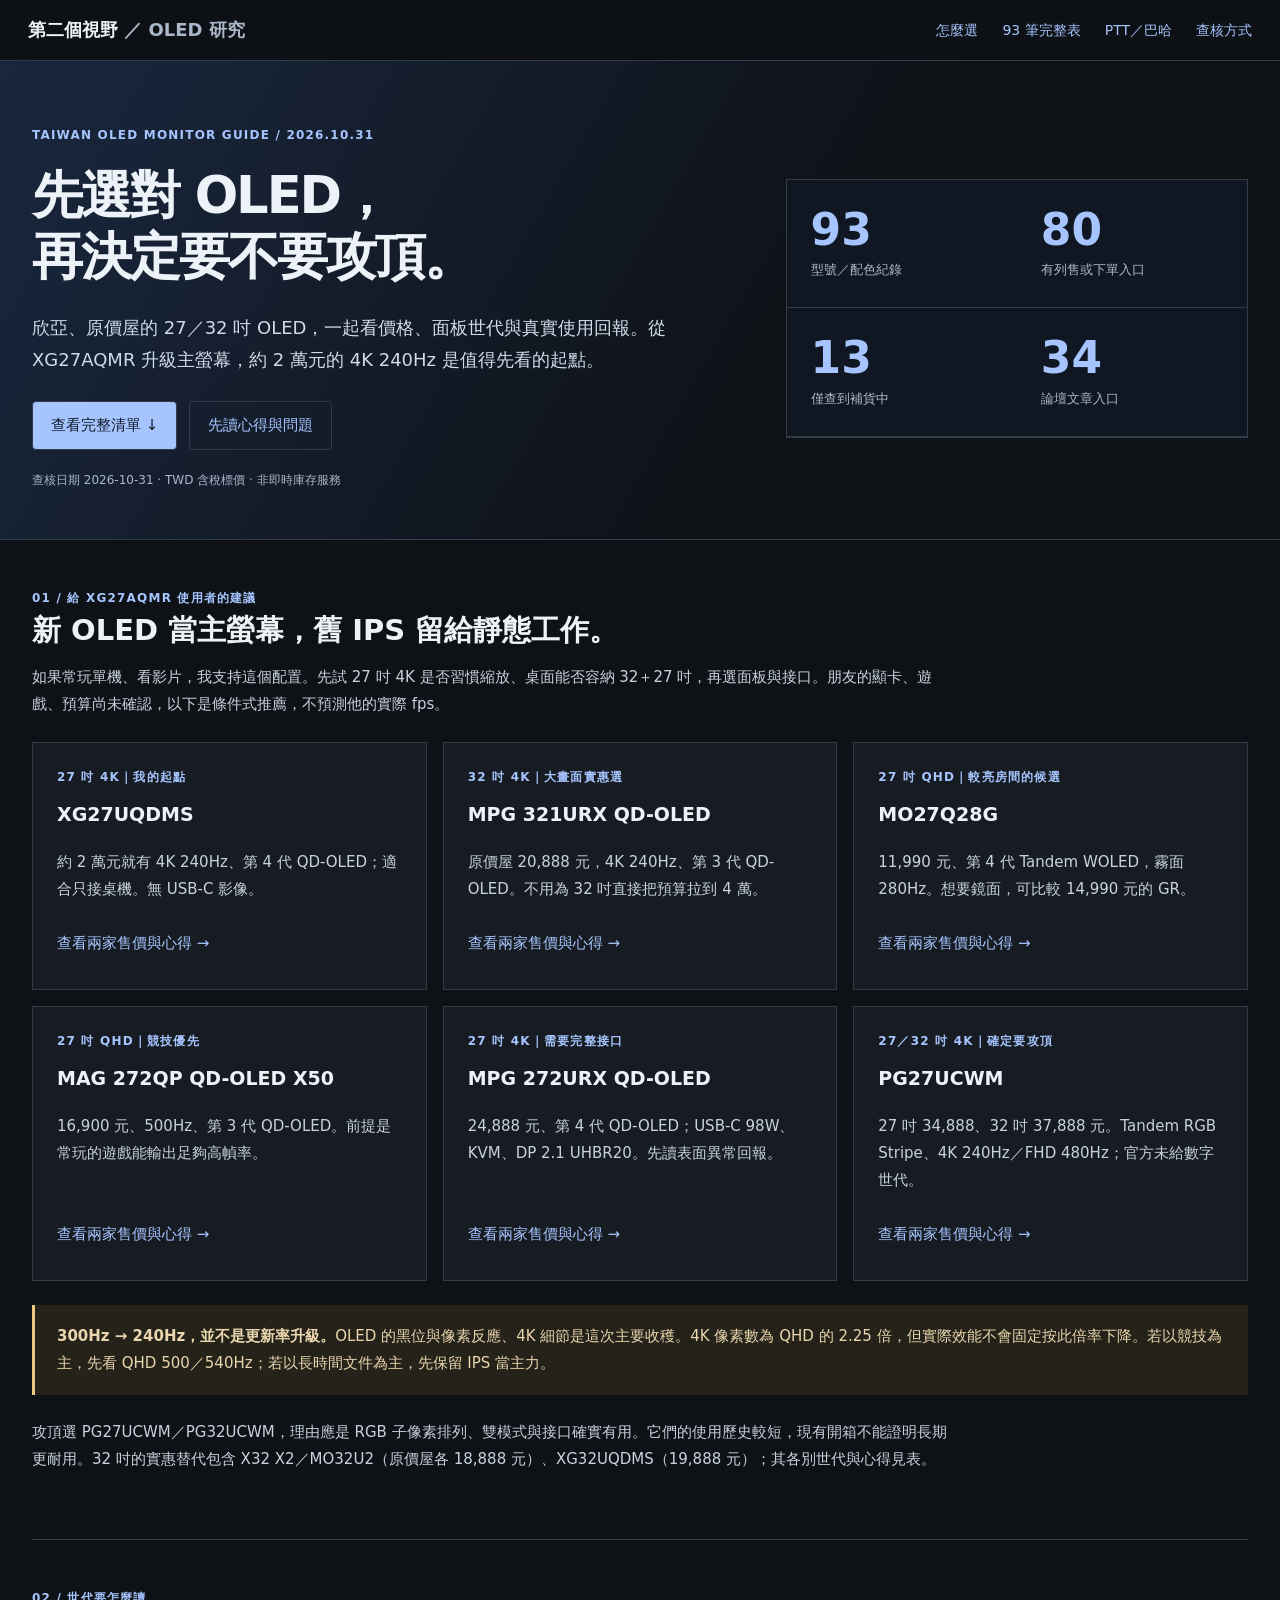
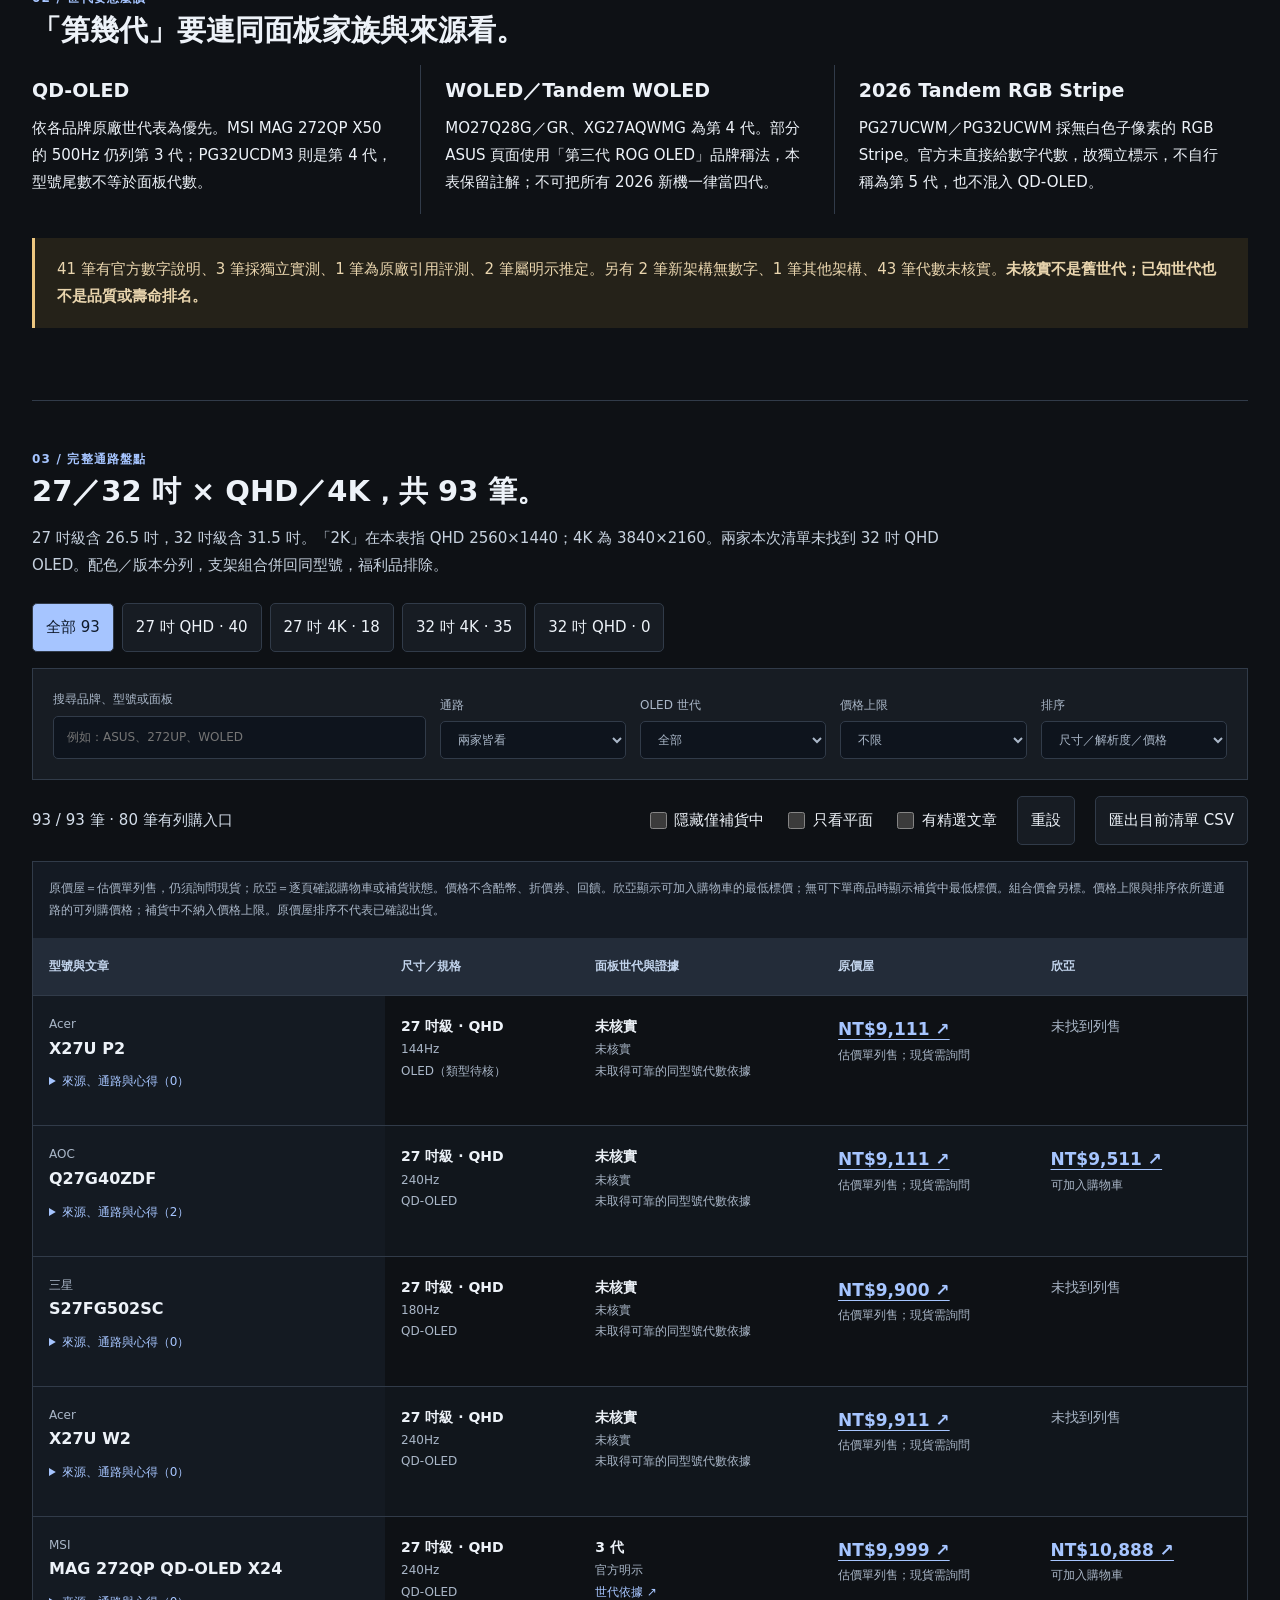
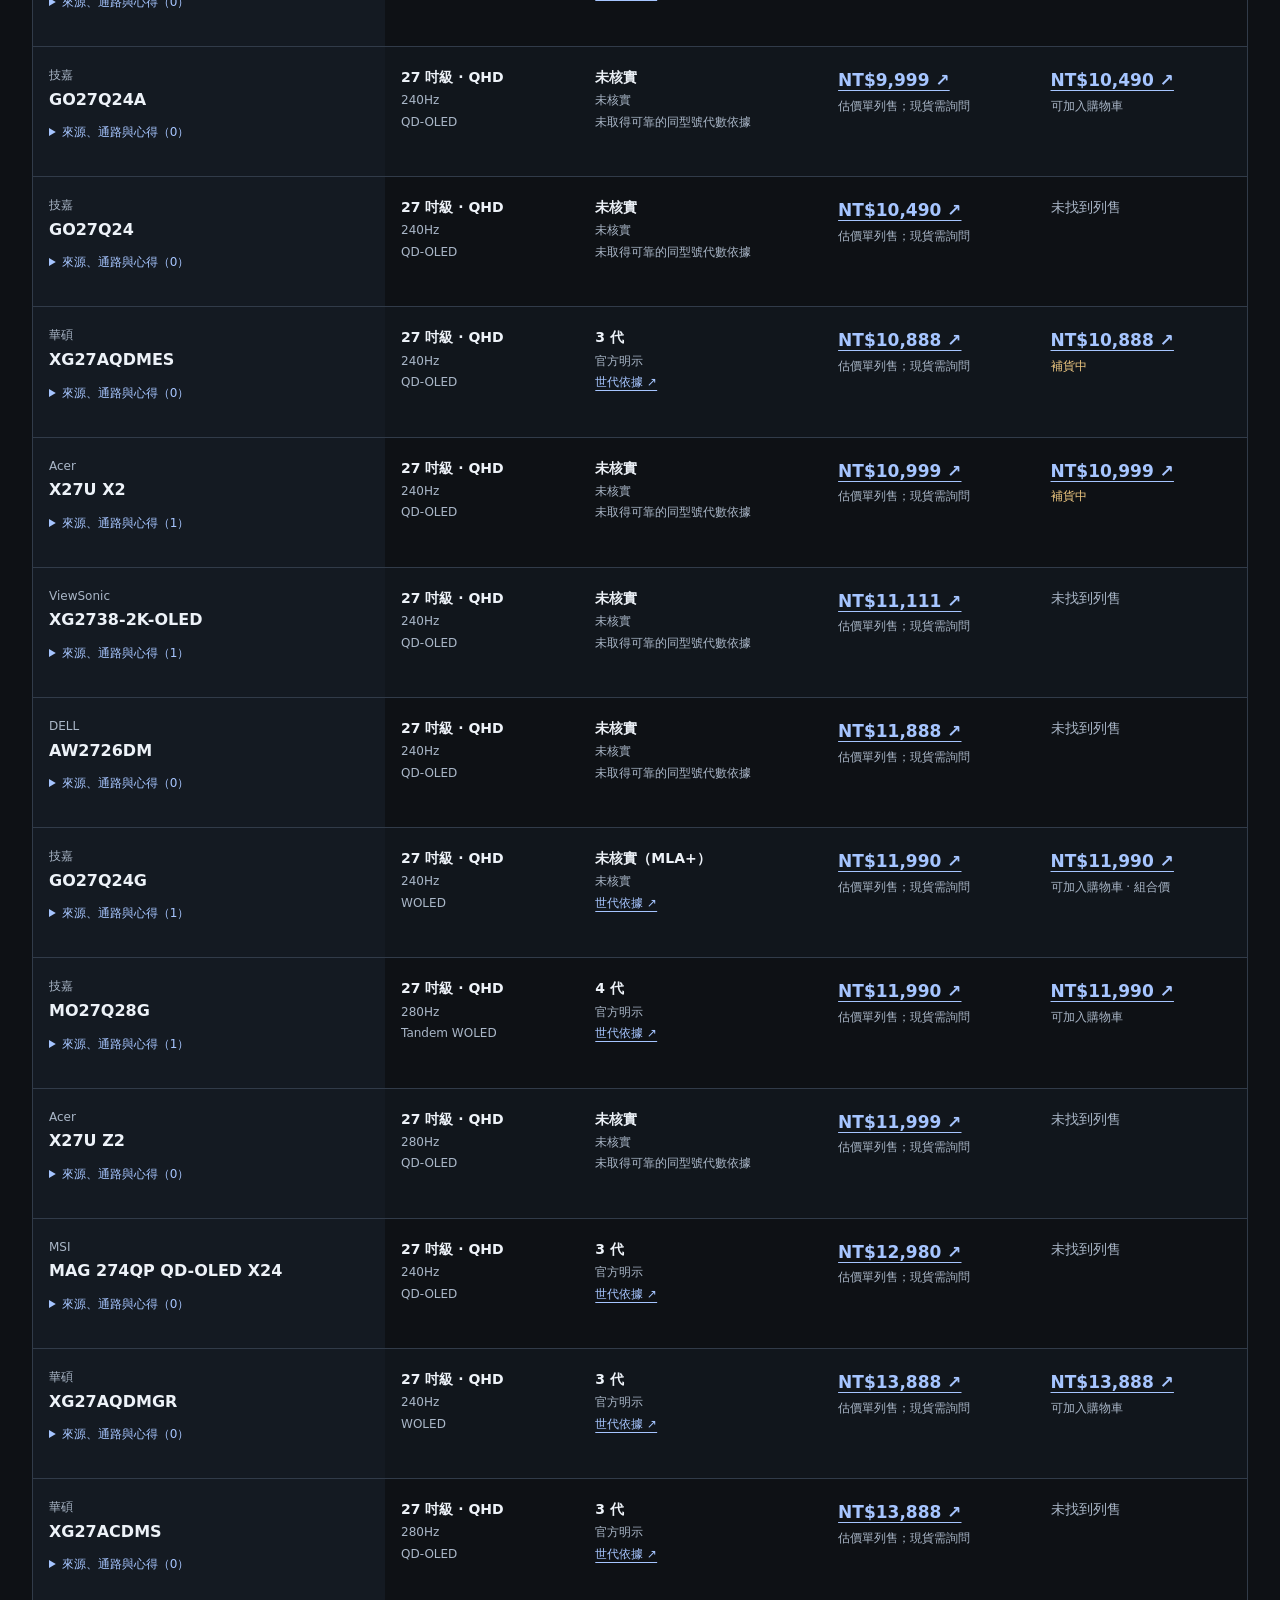
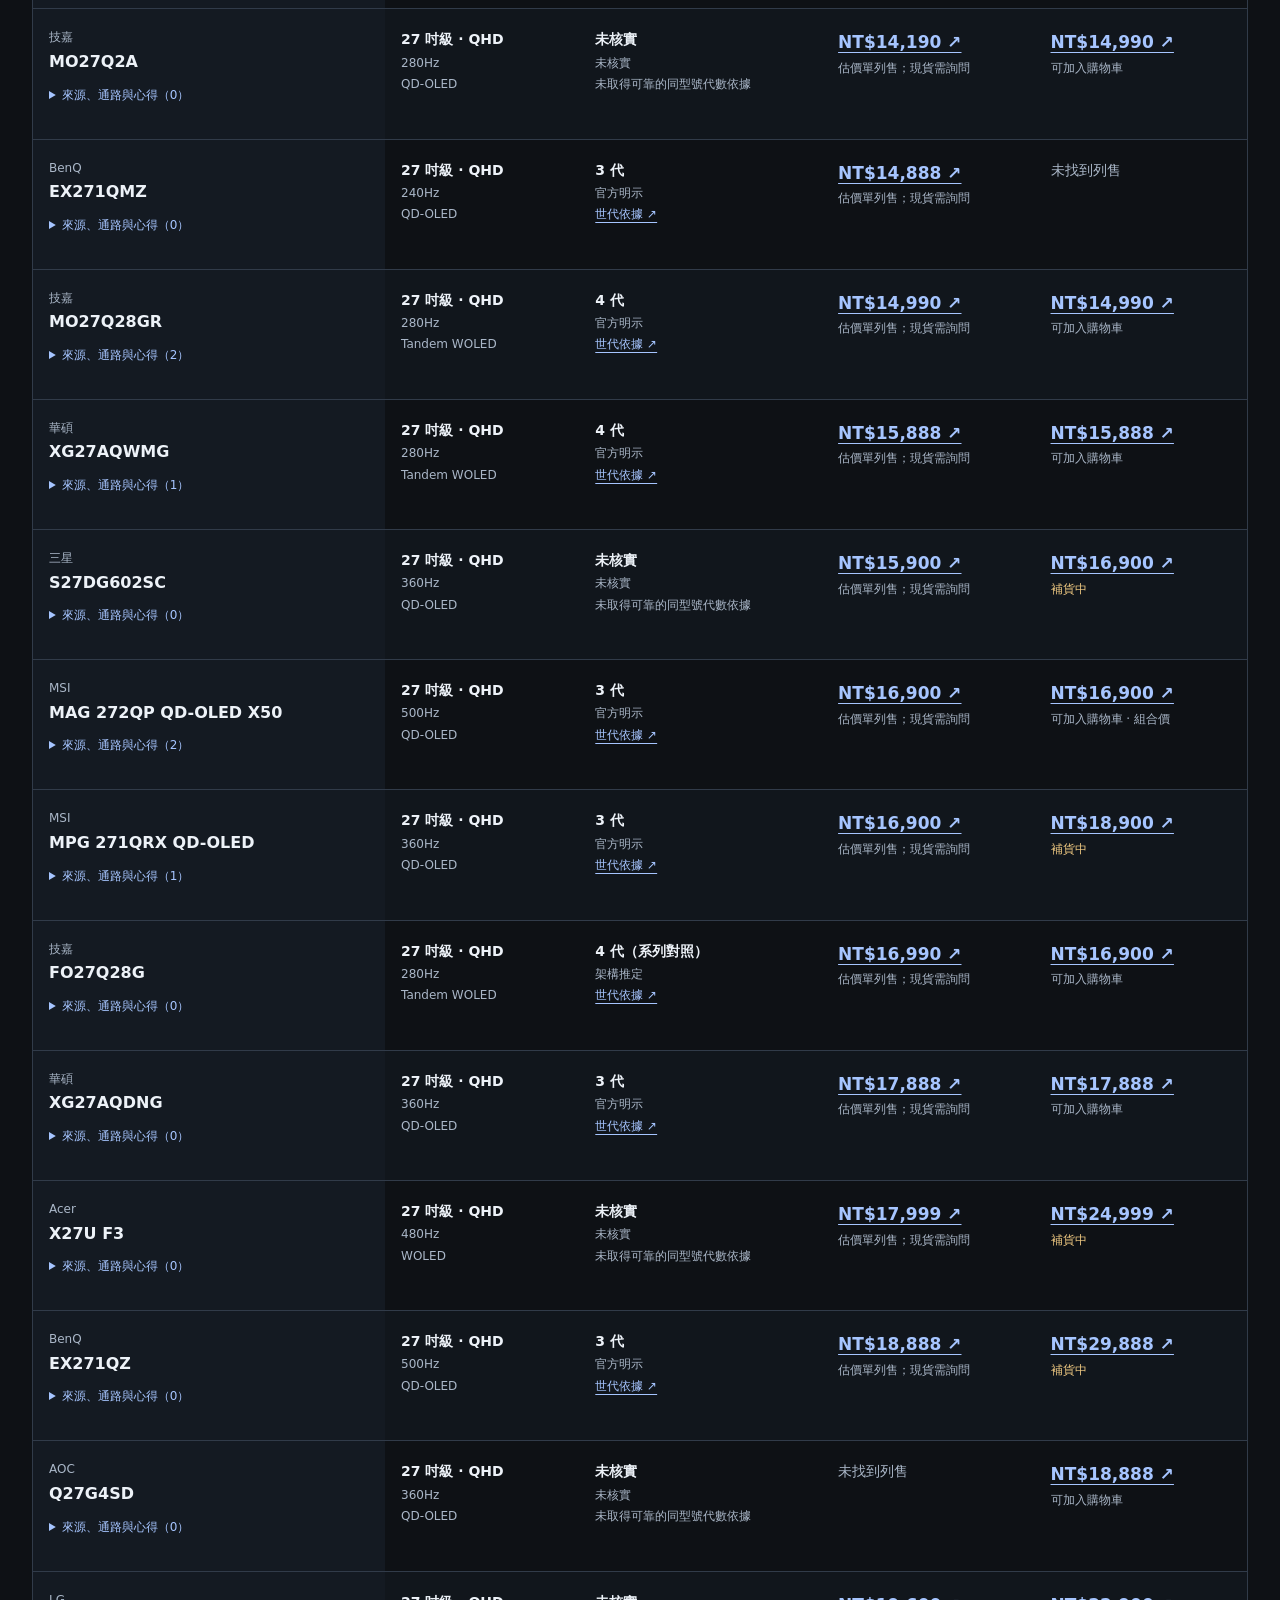
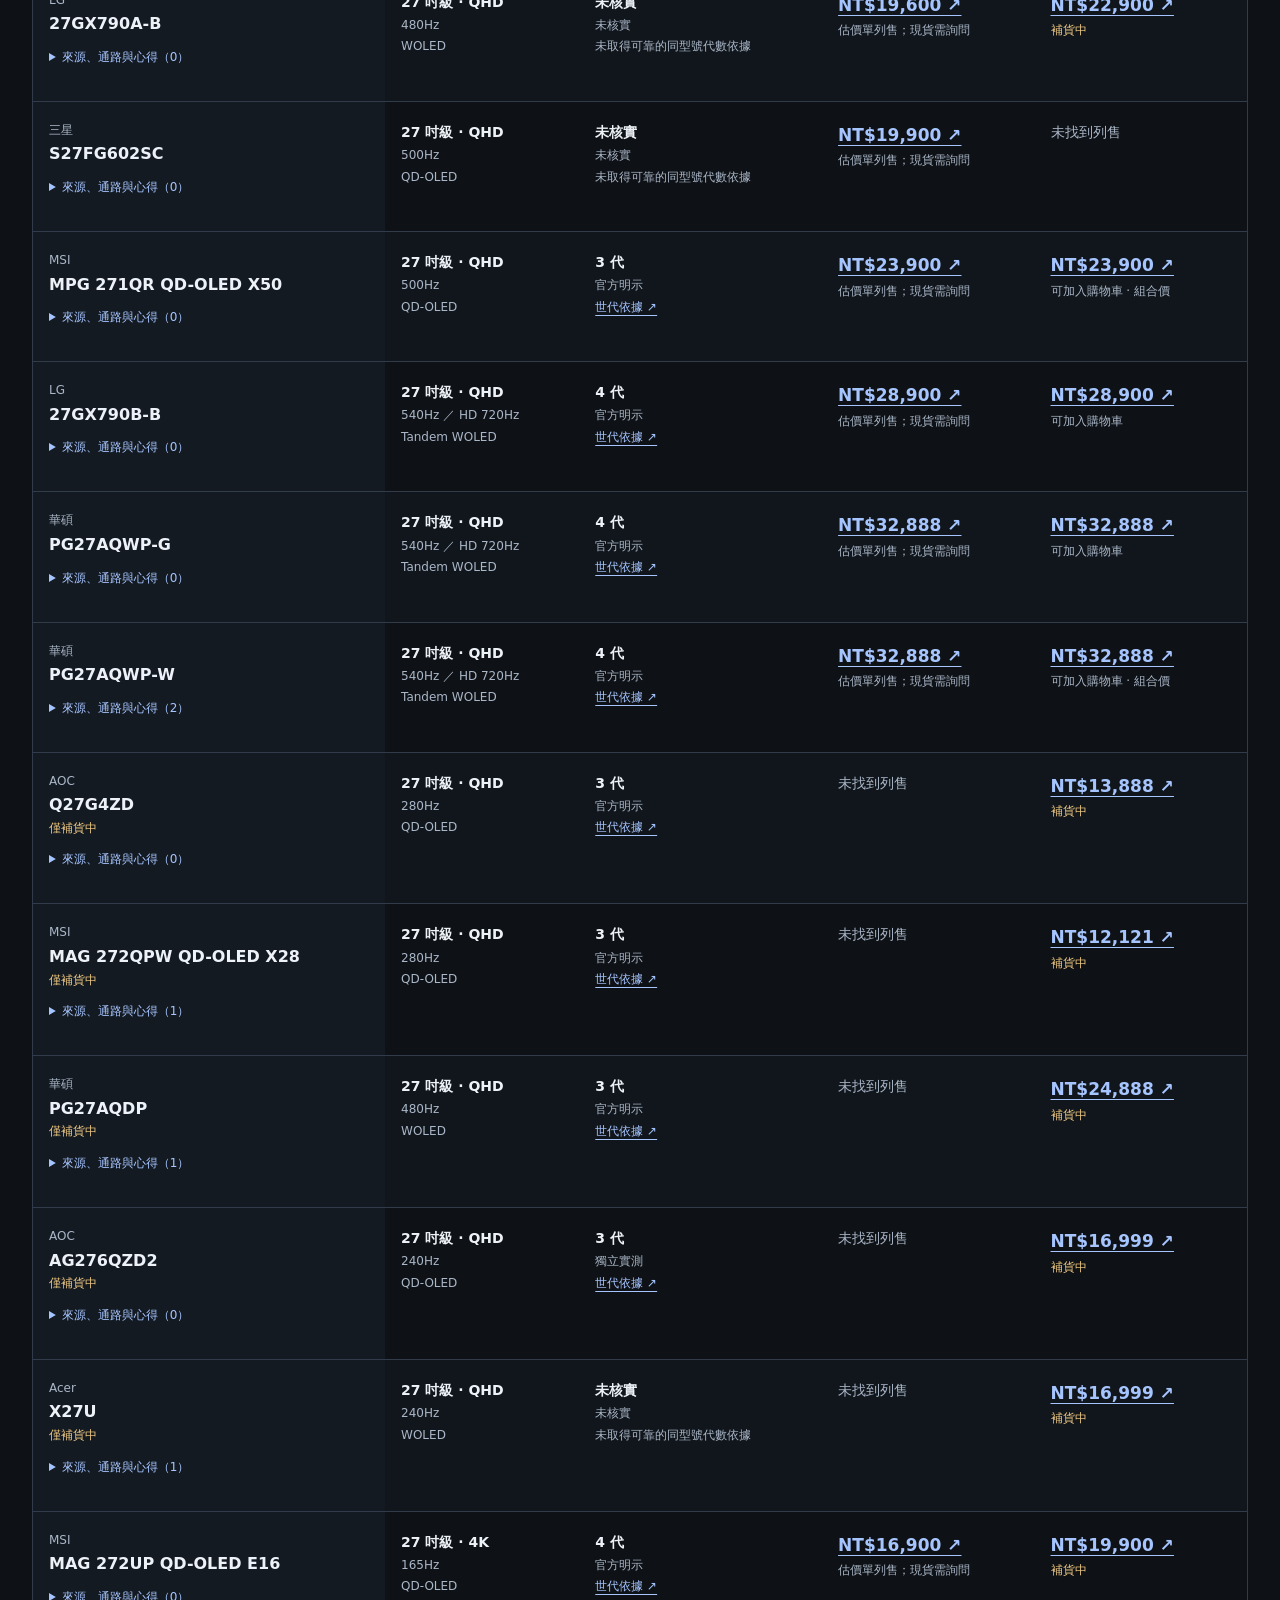
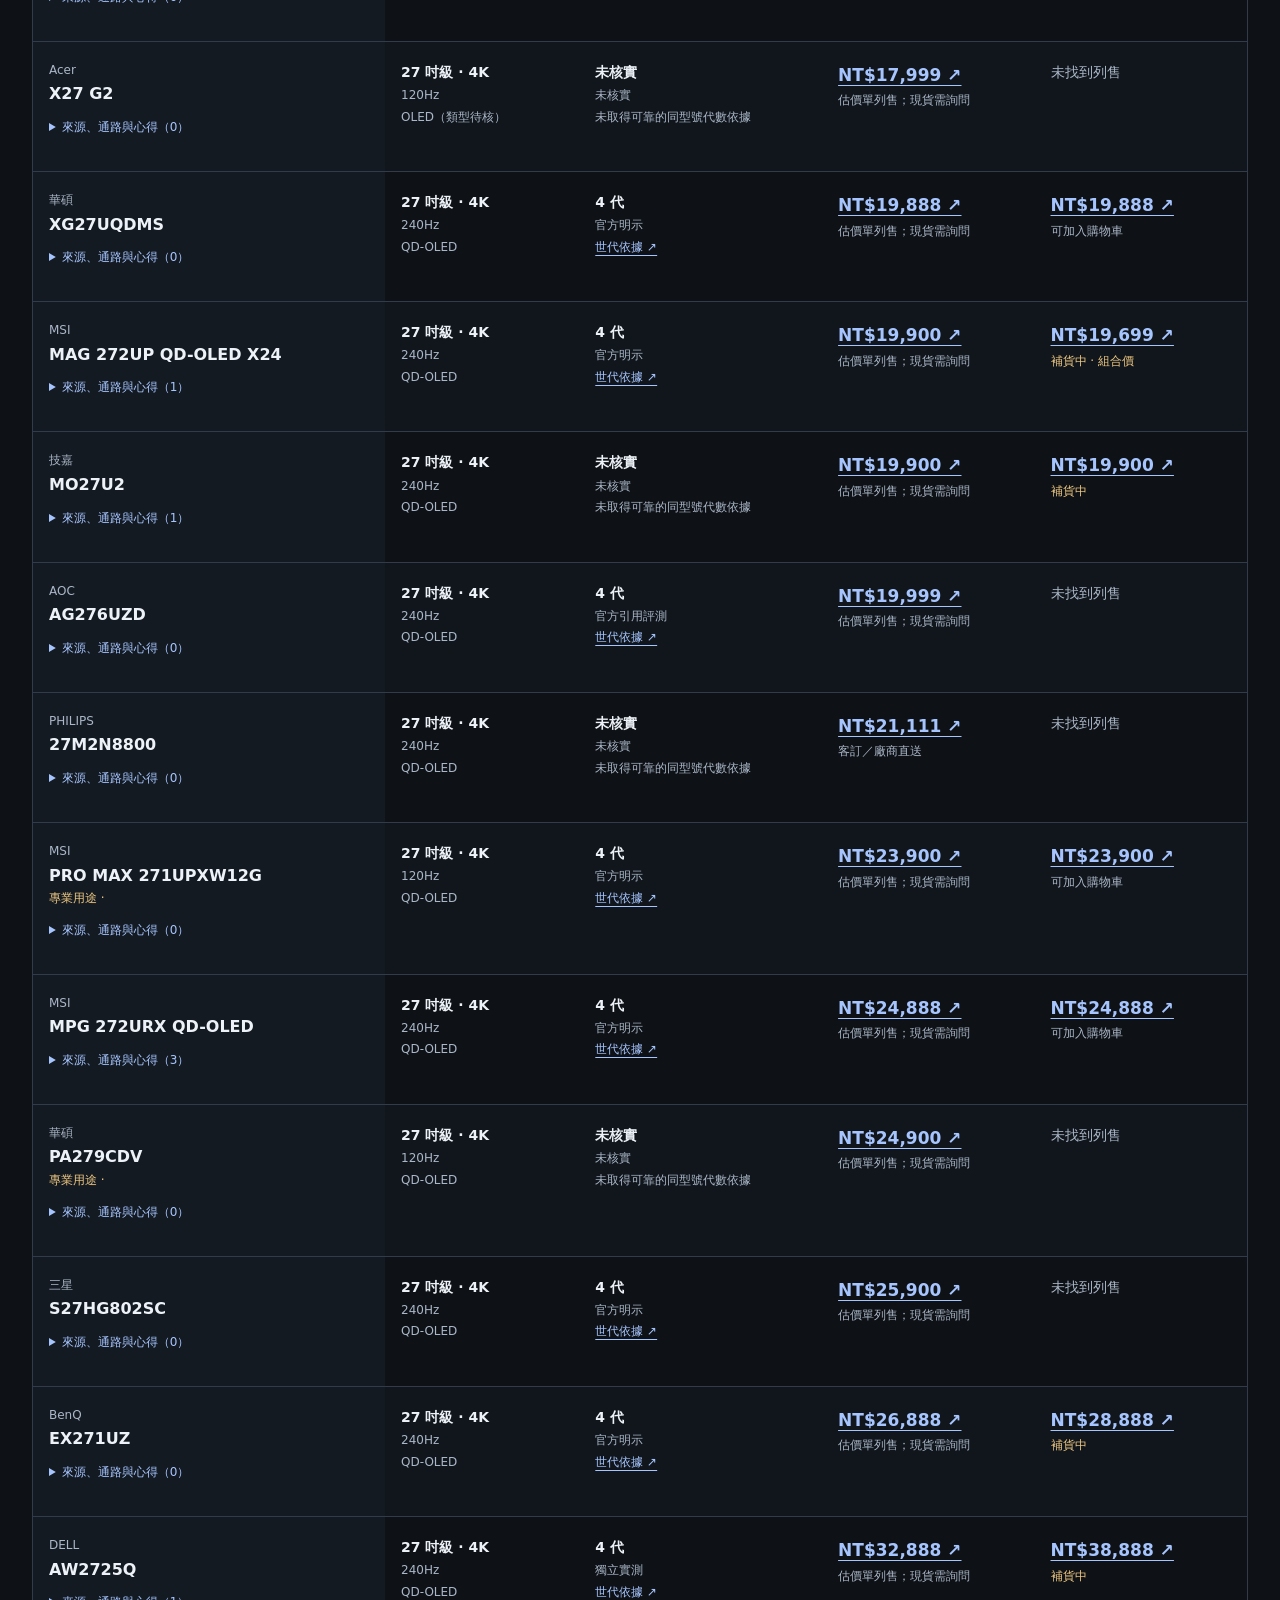
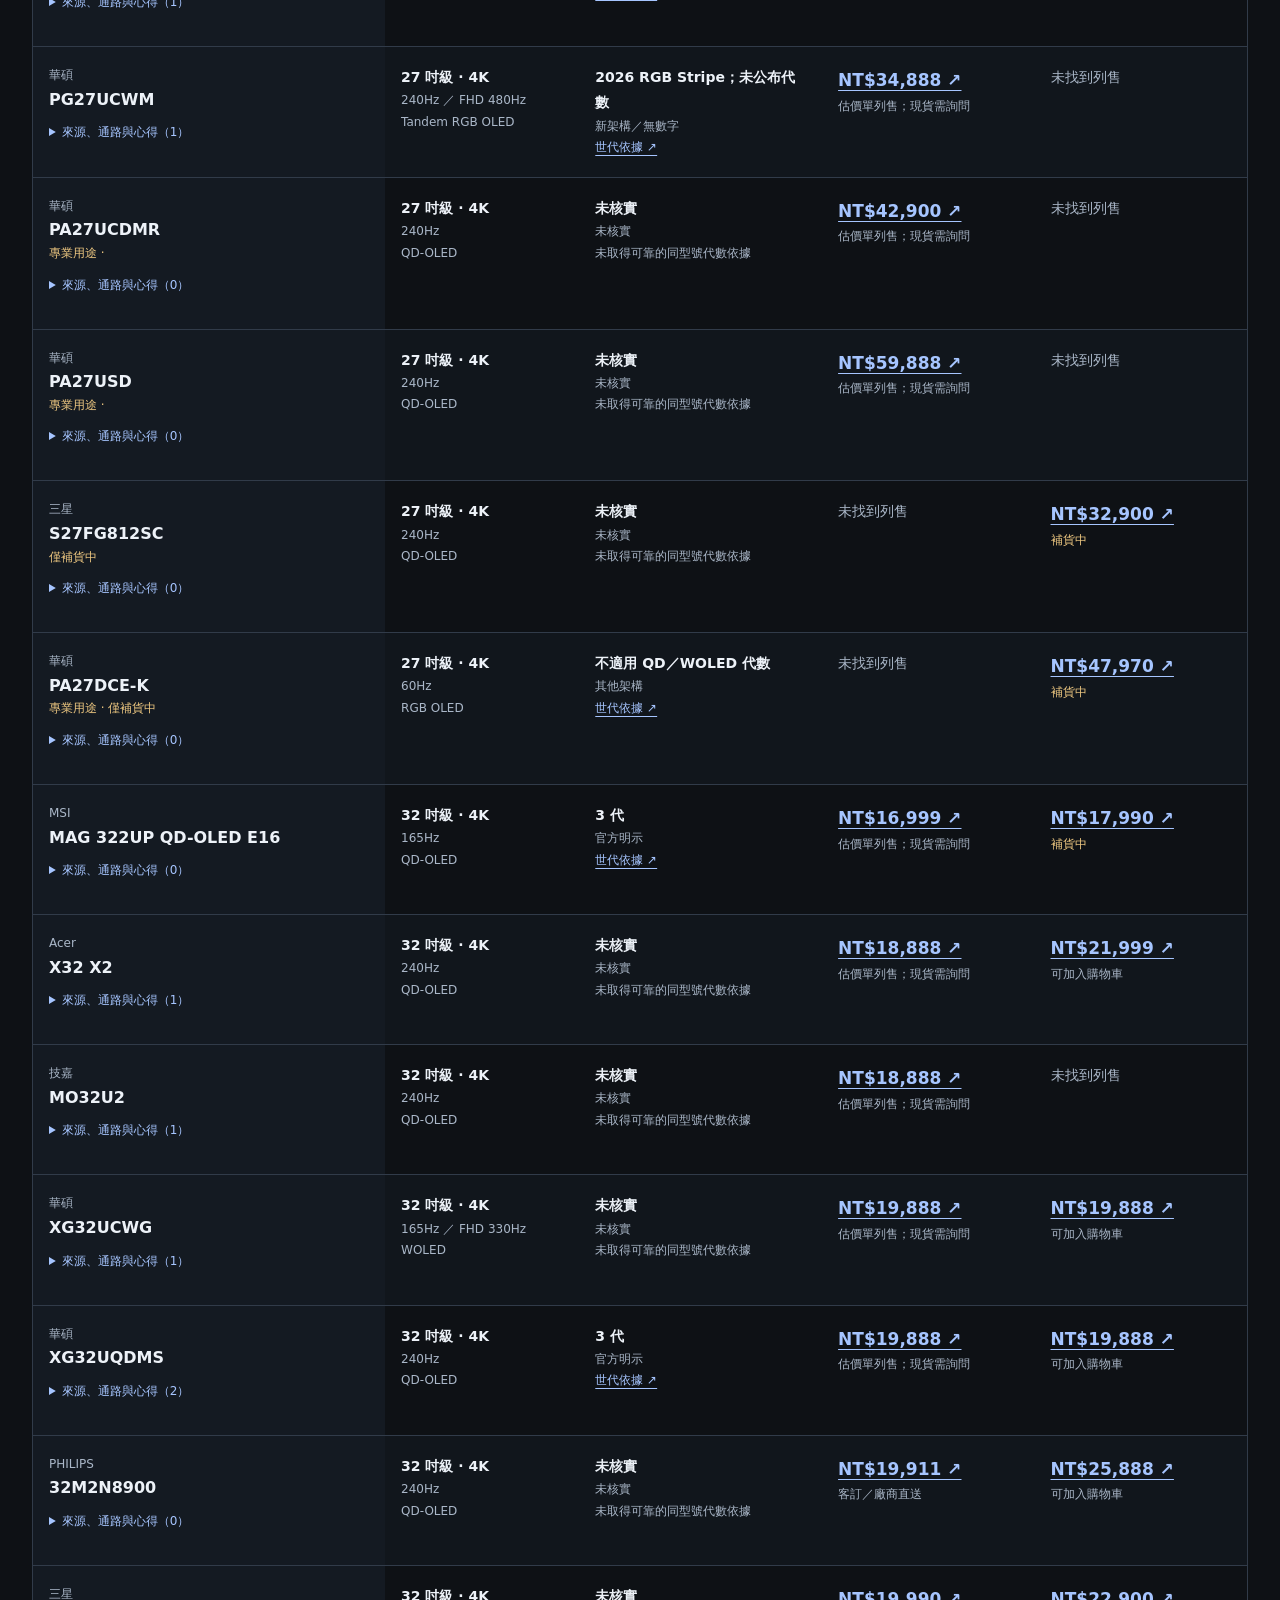
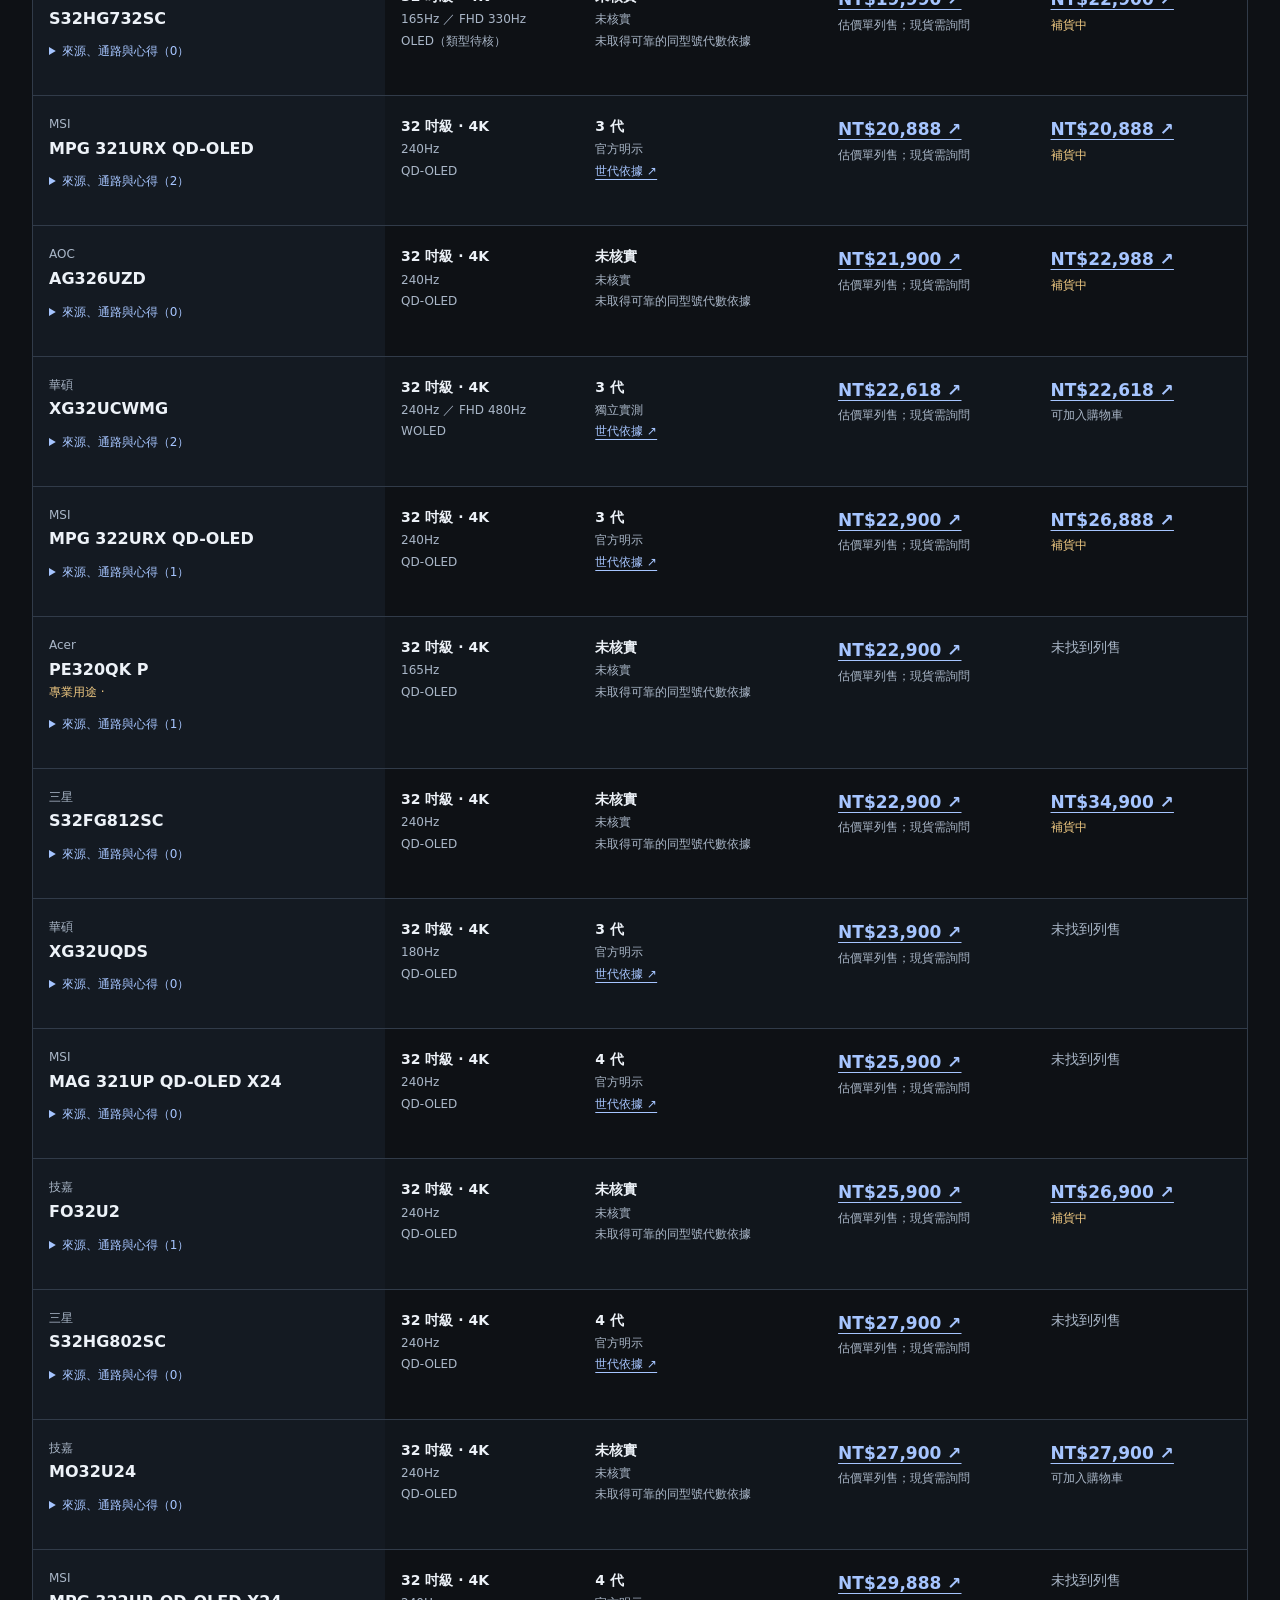
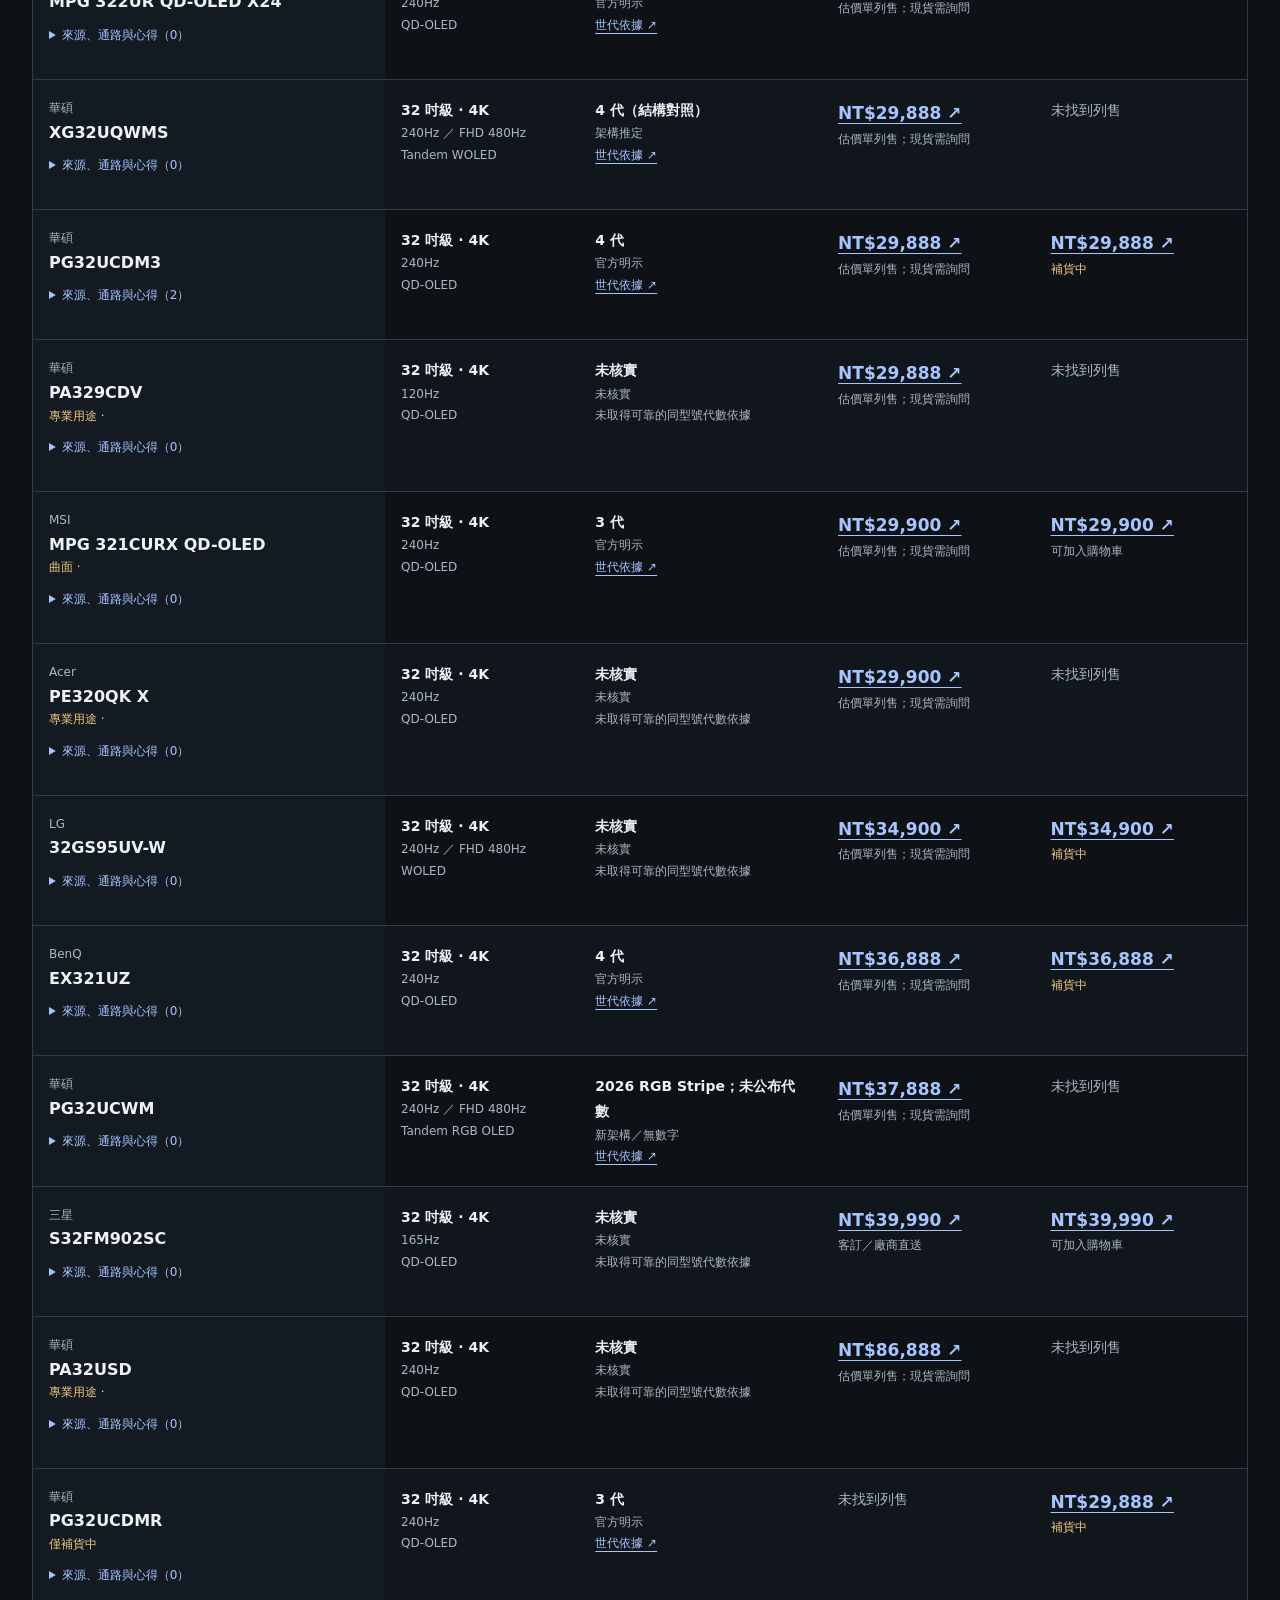
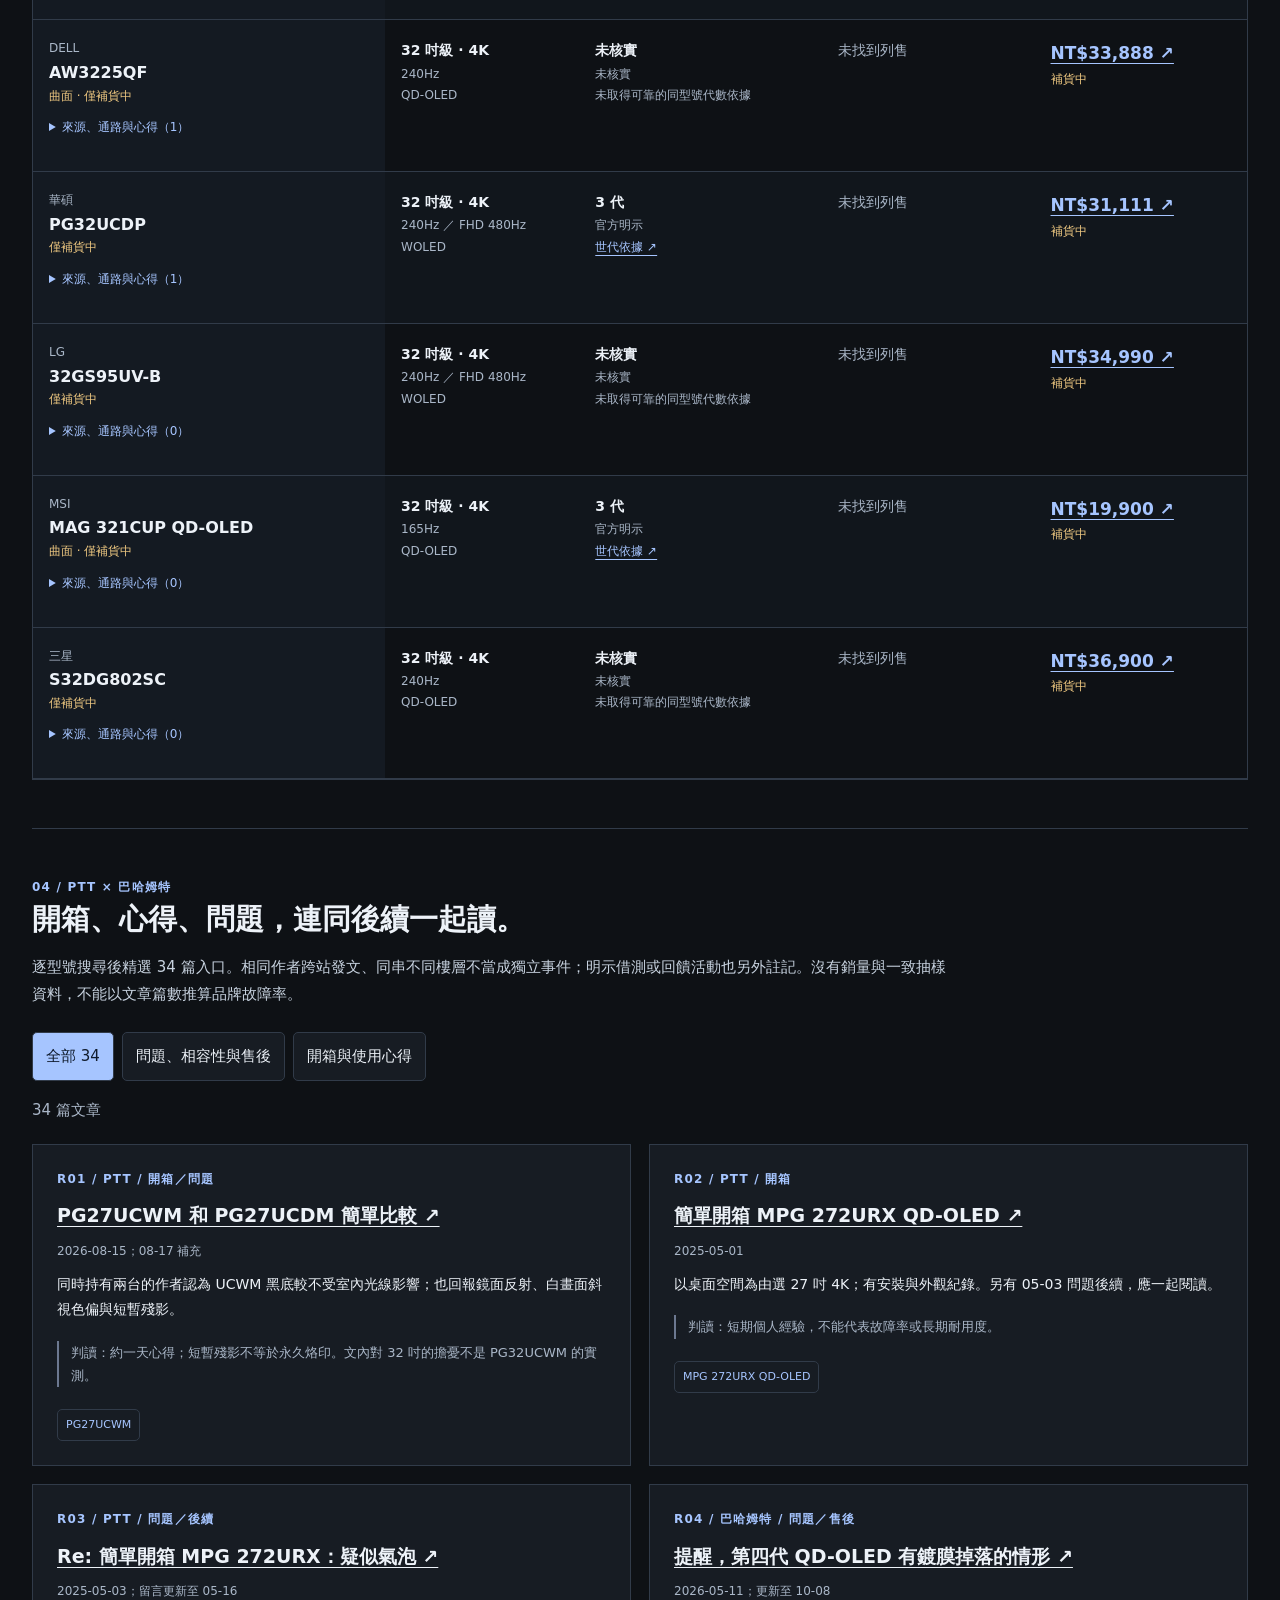
<file: oled-market.html>
<!doctype html><html lang="zh-Hant"><head><meta charset="utf-8"><meta name="viewport" content="width=device-width,initial-scale=1"><meta name="description" content="欣亞與原價屋 27、32 吋 QHD／4K OLED 清單：93 筆型號配色、價格與供貨狀態、世代依據，以及 PTT／巴哈 34 篇心得與問題後續。"><title>OLED 完整選購表｜第二個視野</title><style>
:root{color-scheme:dark;--bg:#0e1115;--card:#171c23;--line:#313b49;--text:#edf2f8;--muted:#aab7c8;--blue:#a6c5ff;--gold:#edc780}*{box-sizing:border-box}html{scroll-behavior:smooth;scroll-padding-top:90px}body{margin:0;background:var(--bg);color:var(--text);font:15px/1.8 system-ui,-apple-system,'PingFang TC','Microsoft JhengHei',sans-serif}a{color:var(--blue);text-underline-offset:4px}button,input,select{font:inherit;color:inherit}button,a{touch-action:manipulation}button{cursor:pointer}button:focus-visible,a:focus-visible,input:focus-visible,select:focus-visible,summary:focus-visible{outline:3px solid var(--gold);outline-offset:3px}button,select,input{border:1px solid var(--line);background:var(--card);padding:10px 13px;border-radius:5px}button:hover{border-color:var(--blue)}button[aria-pressed=true],.primary{background:var(--blue);color:#101b2c}small,.muted{color:var(--muted)}small{display:block;font-size:12px;line-height:1.8}strong,b{font-weight:650}.warn{color:var(--gold)}header{position:sticky;top:0;z-index:10;background:#0e1115f5;backdrop-filter:blur(10px);border-bottom:1px solid var(--line)}nav{max-width:1400px;margin:auto;padding:14px 28px;display:flex;gap:24px;align-items:center;flex-wrap:wrap}nav a{text-decoration:none;font-size:14px}.brand{font-size:18px;font-weight:700;margin-right:auto;color:var(--text)}.wrap{max-width:1400px;padding:0 32px;margin:auto}.hero{padding:64px 0 48px;background:linear-gradient(120deg,#19273e,transparent 65%);border-bottom:1px solid var(--line)}.hero-grid{display:grid;grid-template-columns:1.5fr 1fr;gap:60px;align-items:center}.eyebrow{font-size:12px;letter-spacing:.1em;color:var(--blue);font-weight:650}h1{font-size:clamp(34px,4vw,58px);line-height:1.2;letter-spacing:-.04em;margin:18px 0 24px}h2{font-size:29px;line-height:1.4;margin:0 0 14px}h3{font-size:19px;line-height:1.6;margin:10px 0}h4{margin:18px 0 6px}p{margin:10px 0 18px}.lead{font-size:18px;color:#d0dbe9;max-width:690px}.actions{display:flex;gap:12px;flex-wrap:wrap;margin-top:24px}.actions a{padding:10px 18px;border:1px solid var(--line);border-radius:4px;text-decoration:none}.stats{display:grid;grid-template-columns:1fr 1fr;gap:0;border:1px solid var(--line);background:#101722}.stats div{padding:24px;border-bottom:1px solid var(--line)}.stats strong{display:block;font-size:44px;line-height:1.2;color:var(--blue);font-variant-numeric:tabular-nums}.stats span{font-size:13px;color:var(--muted)}section.block{padding:48px 0;border-bottom:1px solid var(--line)}.intro{max-width:920px;color:#c7d2df}.pickgrid{display:grid;grid-template-columns:repeat(3,minmax(0,1fr));gap:16px;margin-top:24px}.pick{border:1px solid var(--line);background:var(--card);padding:24px;display:flex;flex-direction:column}.pick p{color:#c7d2df;flex:1}.pick button{text-align:left;color:var(--blue);border:0;padding:0;background:none;min-height:44px}.note{padding:18px 22px;border-left:3px solid var(--gold);background:#252219;color:#e9d5ae;margin:24px 0}.generation-grid{display:grid;grid-template-columns:repeat(3,1fr);gap:24px}.generation-grid>div{padding-right:24px;border-right:1px solid var(--line)}.generation-grid>div:last-child{border:0}.category{display:flex;gap:8px;flex-wrap:wrap;margin:24px 0 16px}.filterbar{padding:20px;border:1px solid var(--line);background:var(--card);display:grid;grid-template-columns:2fr repeat(4,1fr);gap:14px;align-items:end}.filterbar label{font-size:12px;color:var(--muted)}.filterbar input,.filterbar select{width:100%;margin-top:5px;background:#0e141d}.filter-extra{display:flex;gap:20px;flex-wrap:wrap;margin:16px 0;align-items:center}.filter-extra label{cursor:pointer}.filter-extra input{accent-color:var(--blue);width:17px;height:17px;vertical-align:middle}.count{margin-right:auto;color:#d4deea;font-variant-numeric:tabular-nums}.tablewrap{overflow:auto;border:1px solid var(--line)}table{border-collapse:collapse;width:100%;table-layout:fixed;font-size:14px}caption{text-align:left;padding:16px;background:#141a23;color:var(--muted);font-size:12px}th,td{text-align:left;vertical-align:top;padding:18px 16px;border-bottom:1px solid var(--line)}thead th{background:#232c39;color:#c3d5ed;font-size:12px}thead th:nth-child(1){width:29%}thead th:nth-child(2){width:16%}thead th:nth-child(3){width:20%}thead th:nth-child(4),thead th:nth-child(5){width:17.5%}tbody th{background:#141a22;font-weight:400}tbody tr:target{outline:2px solid var(--gold);outline-offset:-2px}tbody tr:nth-child(even) td{background:#11161c}tbody th strong{display:block;font-size:16px;line-height:1.6;overflow-wrap:anywhere}td>a{font-size:17px;font-variant-numeric:tabular-nums;font-weight:600}details{margin-top:10px;font-size:12px;font-weight:400}summary{cursor:pointer;min-height:36px;color:var(--blue)}details p{margin:10px 0}details a{overflow-wrap:anywhere}.reviewlink{display:block;margin:10px 0}.reviewgrid{display:grid;grid-template-columns:1fr 1fr;gap:18px;margin-top:20px}.review{border:1px solid var(--line);padding:24px;background:var(--card);scroll-margin-top:90px}.review:target{border-color:var(--gold)}.review p{font-size:14px}.review h3 a{color:var(--text)}.limit{border-left:2px solid #6c7890;padding-left:12px;color:var(--muted);font-size:13px!important}.modeljump{font-size:11px;padding:5px 8px;margin:4px 5px 0 0;color:var(--blue);overflow-wrap:anywhere;max-width:100%}.method{max-width:970px}.method details{font-size:15px}.method summary{font-size:17px}.method li{margin:10px 0}.empty{padding:40px;text-align:center;color:var(--muted)}[hidden]{display:none!important}footer{padding:30px;color:var(--muted);text-align:center;font-size:12px}.skip{position:absolute;left:-9999px}.skip:focus{left:20px;top:10px;z-index:30;background:#17263c;padding:14px}
@media(max-width:1000px){.hero-grid{grid-template-columns:1fr}.stats{grid-template-columns:repeat(4,1fr)}.stats div{padding:18px}.stats strong{font-size:32px}.pickgrid{grid-template-columns:1fr 1fr}.filterbar{grid-template-columns:repeat(2,1fr)}.filterbar label:first-child{grid-column:1/-1}table{min-width:1000px}.generation-grid{gap:16px}.wrap{padding:0 24px}}
@media(max-width:640px){nav{padding:10px 18px;gap:12px}.brand{width:100%;font-size:16px}.wrap{padding:0 18px}.hero{padding:36px 0}.hero-grid{gap:28px}.lead{font-size:16px}.stats{grid-template-columns:repeat(2,1fr)}.pickgrid,.reviewgrid,.generation-grid{grid-template-columns:1fr}.generation-grid>div{border:0;border-bottom:1px solid var(--line);padding:0 0 10px}.filterbar{padding:14px;gap:10px}.filter-extra{gap:12px;font-size:13px}section.block{padding:34px 0}.tablewrap{border:0;overflow:visible}table,tbody{display:block;min-width:0;width:100%}caption{display:block}thead{display:none}tbody tr{display:block;border:1px solid var(--line);margin:14px 0;background:var(--card)}th,td{display:block;border:0;padding:10px 16px}tbody th{padding:16px}td{display:grid;grid-template-columns:85px 1fr;column-gap:12px}td::before{content:attr(data-label);grid-column:1;grid-row:1/4;font-size:12px;color:var(--muted);padding-top:3px}td>*{grid-column:2}tbody tr:nth-child(even) td{background:none}.pick,.review{padding:20px}h2{font-size:25px}.review{scroll-margin-top:120px}}
@media(prefers-reduced-motion:reduce){html{scroll-behavior:auto}}@media print{header,.filterbar,.filter-extra,.category,button,.actions{display:none!important}body{color:#000;background:#fff}section.block{padding:20px 0}.wrap{max-width:none;padding:0}.hero{background:none}small,p,.lead,.intro{color:#333!important}.pick,.review,tbody th,thead th,.stats{background:#fff;color:#000}a{color:#174c8a}.tablewrap{overflow:visible}table{min-width:0;font-size:10px}th,td{padding:8px}.reviewgrid{display:block}.review{break-inside:avoid;margin:12px 0}}
</style></head><body><a class="skip" href="#catalog">跳至完整清單</a><header><nav><a class="brand" href="index.html">第二個視野 <span class="muted">／ OLED 研究</span></a><a href="#picks">怎麼選</a><a href="#catalog">93 筆完整表</a><a href="#forums">PTT／巴哈</a><a href="#method">查核方式</a></nav></header><main>
<div class="hero"><div class="wrap hero-grid"><div><div class="eyebrow">TAIWAN OLED MONITOR GUIDE / 2026.10.31</div><h1>先選對 OLED，<br>再決定要不要攻頂。</h1><p class="lead">欣亞、原價屋的 27／32 吋 OLED，一起看價格、面板世代與真實使用回報。從 XG27AQMR 升級主螢幕，約 2 萬元的 4K 240Hz 是值得先看的起點。</p><div class="actions"><a class="primary" href="#catalog">查看完整清單 ↓</a><a href="#forums">先讀心得與問題</a></div><small style="margin-top:20px">查核日期 2026-10-31 · TWD 含稅標價 · 非即時庫存服務</small></div><div class="stats"><div><strong>93</strong><span>型號／配色紀錄</span></div><div><strong>80</strong><span>有列售或下單入口</span></div><div><strong>13</strong><span>僅查到補貨中</span></div><div><strong>34</strong><span>論壇文章入口</span></div></div></div></div>
<div class="wrap"><section class="block" id="picks"><div class="eyebrow">01 / 給 XG27AQMR 使用者的建議</div><h2>新 OLED 當主螢幕，舊 IPS 留給靜態工作。</h2><p class="intro">如果常玩單機、看影片，我支持這個配置。先試 27 吋 4K 是否習慣縮放、桌面能否容納 32＋27 吋，再選面板與接口。朋友的顯卡、遊戲、預算尚未確認，以下是條件式推薦，不預測他的實際 fps。</p><div class="pickgrid"><article class="pick"><div class="eyebrow">27 吋 4K｜我的起點</div><h3>XG27UQDMS</h3><p>約 2 萬元就有 4K 240Hz、第 4 代 QD-OLED；適合只接桌機。無 USB-C 影像。</p><button data-model="XG27UQDMS">查看兩家售價與心得 →</button></article><article class="pick"><div class="eyebrow">32 吋 4K｜大畫面實惠選</div><h3>MPG 321URX QD-OLED</h3><p>原價屋 20,888 元，4K 240Hz、第 3 代 QD-OLED。不用為 32 吋直接把預算拉到 4 萬。</p><button data-model="MPG 321URX QD-OLED">查看兩家售價與心得 →</button></article><article class="pick"><div class="eyebrow">27 吋 QHD｜較亮房間的候選</div><h3>MO27Q28G</h3><p>11,990 元、第 4 代 Tandem WOLED，霧面 280Hz。想要鏡面，可比較 14,990 元的 GR。</p><button data-model="MO27Q28G">查看兩家售價與心得 →</button></article><article class="pick"><div class="eyebrow">27 吋 QHD｜競技優先</div><h3>MAG 272QP QD-OLED X50</h3><p>16,900 元、500Hz、第 3 代 QD-OLED。前提是常玩的遊戲能輸出足夠高幀率。</p><button data-model="MAG 272QP QD-OLED X50">查看兩家售價與心得 →</button></article><article class="pick"><div class="eyebrow">27 吋 4K｜需要完整接口</div><h3>MPG 272URX QD-OLED</h3><p>24,888 元、第 4 代 QD-OLED；USB-C 98W、KVM、DP 2.1 UHBR20。先讀表面異常回報。</p><button data-model="MPG 272URX QD-OLED">查看兩家售價與心得 →</button></article><article class="pick"><div class="eyebrow">27／32 吋 4K｜確定要攻頂</div><h3>PG27UCWM</h3><p>27 吋 34,888、32 吋 37,888 元。Tandem RGB Stripe、4K 240Hz／FHD 480Hz；官方未給數字世代。</p><button data-model="PG27UCWM">查看兩家售價與心得 →</button></article></div><div class="note"><strong>300Hz → 240Hz，並不是更新率升級。</strong>OLED 的黑位與像素反應、4K 細節是這次主要收穫。4K 像素數為 QHD 的 2.25 倍，但實際效能不會固定按此倍率下降。若以競技為主，先看 QHD 500／540Hz；若以長時間文件為主，先保留 IPS 當主力。</div><p class="intro">攻頂選 PG27UCWM／PG32UCWM，理由應是 RGB 子像素排列、雙模式與接口確實有用。它們的使用歷史較短，現有開箱不能證明長期更耐用。32 吋的實惠替代包含 X32 X2／MO32U2（原價屋各 18,888 元）、XG32UQDMS（19,888 元）；其各別世代與心得見表。</p></section>
<section class="block" id="generations"><div class="eyebrow">02 / 世代要怎麼讀</div><h2>「第幾代」要連同面板家族與來源看。</h2><div class="generation-grid"><div><h3>QD-OLED</h3><p>依各品牌原廠世代表為優先。MSI MAG 272QP X50 的 500Hz 仍列第 3 代；PG32UCDM3 則是第 4 代，型號尾數不等於面板代數。</p></div><div><h3>WOLED／Tandem WOLED</h3><p>MO27Q28G／GR、XG27AQWMG 為第 4 代。部分 ASUS 頁面使用「第三代 ROG OLED」品牌稱法，本表保留註解；不可把所有 2026 新機一律當四代。</p></div><div><h3>2026 Tandem RGB Stripe</h3><p>PG27UCWM／PG32UCWM 採無白色子像素的 RGB Stripe。官方未直接給數字代數，故獨立標示，不自行稱為第 5 代，也不混入 QD-OLED。</p></div></div><p class="note">41 筆有官方數字說明、3 筆採獨立實測、1 筆為原廠引用評測、2 筆屬明示推定。另有 2 筆新架構無數字、1 筆其他架構、43 筆代數未核實。<strong>未核實不是舊世代；已知世代也不是品質或壽命排名。</strong></p></section>
<section class="block" id="catalog"><div class="eyebrow">03 / 完整通路盤點</div><h2>27／32 吋 × QHD／4K，共 93 筆。</h2><p class="intro">27 吋級含 26.5 吋，32 吋級含 31.5 吋。「2K」在本表指 QHD 2560×1440；4K 為 3840×2160。兩家本次清單未找到 32 吋 QHD OLED。配色／版本分列，支架組合併回同型號，福利品排除。</p><div class="category" role="group" aria-label="尺寸與解析度"><button data-cat="all" aria-pressed="true">全部 93</button><button data-cat="27-QHD" aria-pressed="false">27 吋 QHD · 40</button><button data-cat="27-4K" aria-pressed="false">27 吋 4K · 18</button><button data-cat="32-4K" aria-pressed="false">32 吋 4K · 35</button><button data-cat="32-QHD" aria-pressed="false">32 吋 QHD · 0</button></div>
<form id="filters" class="filterbar"><label>搜尋品牌、型號或面板<input type="search" id="query" placeholder="例如：ASUS、272UP、WOLED" autocomplete="off"></label><label>通路<select id="shop"><option value="all">兩家皆看</option><option value="coolpc">原價屋有列售</option><option value="sinya">欣亞有商品頁</option><option value="sinya-live">欣亞可加入購物車</option></select></label><label>OLED 世代<select id="gen"><option value="all">全部</option><option value="3">3 代</option><option value="4">4 代（含明示推定）</option><option value="rgb">RGB Stripe 新架構</option><option value="unknown">未核實</option></select></label><label>價格上限<select id="budget"><option value="0">不限</option><option value="12000">12,000 元</option><option value="20000">20,000 元</option><option value="25000">25,000 元</option><option value="30000">30,000 元</option><option value="40000">40,000 元</option></select></label><label>排序<select id="sort"><option value="default">尺寸／解析度／價格</option><option value="asc">可列購價格低 → 高</option><option value="desc">可列購價格高 → 低</option><option value="hz">更新率高 → 低</option></select></label></form>
<div class="filter-extra"><span id="result-count" class="count" role="status" aria-live="polite">93 筆</span><label><input type="checkbox" id="available"> 隱藏僅補貨中</label><label><input type="checkbox" id="flat"> 只看平面</label><label><input type="checkbox" id="hasreview"> 有精選文章</label><button type="button" id="reset">重設</button><button type="button" id="csv">匯出目前清單 CSV</button></div>
<div class="tablewrap" tabindex="0" role="region" aria-label="OLED 型號、世代與雙通路價格表"><table><caption>原價屋＝估價單列售，仍須詢問現貨；欣亞＝逐頁確認購物車或補貨狀態。價格不含酷幣、折價券、回饋。欣亞顯示可加入購物車的最低標價；無可下單商品時顯示補貨中最低標價。組合價會另標。價格上限與排序依所選通路的可列購價格；補貨中不納入價格上限。原價屋排序不代表已確認出貨。</caption><thead><tr><th scope="col">型號與文章</th><th scope="col">尺寸／規格</th><th scope="col">面板世代與證據</th><th scope="col">原價屋</th><th scope="col">欣亞</th></tr></thead><tbody id="models"><tr id="m1" data-key="m1"><th scope="row"><small>MSI</small><strong>MAG 272QP QD-OLED X24</strong><small class="warn"></small><details><summary>來源、通路與心得（0）</summary><div><p><a href="https://www.msi.com/blog/the-evolution-of-immersion-decoding-the-5th-gen-qd-oled-revolution-with-msi" target="_blank" rel="noopener noreferrer">產品／原廠資料 ↗</a></p><h4>欣亞各商品頁</h4><p><a href="https://www.sinya.com.tw/prod/229124" target="_blank" rel="noopener noreferrer">NT$11,990 ↗</a><small class="muted">可加入購物車</small><small>【27型】MSI MAG 272QP QD-OLED X24 電競螢幕</small></p><p><a href="https://www.sinya.com.tw/prod/222616" target="_blank" rel="noopener noreferrer">NT$12,999 ↗</a><small class="muted">可加入購物車 · 組合價</small><small>【螢幕支架組】【27型】MSI MAG 272QP QD-OLED X24 電競螢幕</small></p><p><a href="https://www.sinya.com.tw/prod/221968" target="_blank" rel="noopener noreferrer">NT$10,888 ↗</a><small class="muted">可加入購物車</small><small>【27型】MSI MAG 272QP QD-OLED X24 電競螢幕</small></p><h4>論壇紀錄</h4><span class="muted">尚無精選同型號文章；不代表無災情。</span></div></details></th><td data-label="規格"><b>27 吋級 · QHD</b><small>240Hz</small><small>QD-OLED</small></td><td data-label="OLED 世代"><b>3 代</b><small>官方明示</small><small><a href="https://www.msi.com/blog/the-evolution-of-immersion-decoding-the-5th-gen-qd-oled-revolution-with-msi" target="_blank" rel="noopener noreferrer">世代依據 ↗</a></small></td><td data-label="原價屋"><a href="https://coolpc.com.tw/evaluate.php" target="_blank" rel="noopener noreferrer">NT$9,999 ↗</a><small class="muted">估價單列售；現貨需詢問</small></td><td data-label="欣亞"><a href="https://www.sinya.com.tw/prod/221968" target="_blank" rel="noopener noreferrer">NT$10,888 ↗</a><small class="muted">可加入購物車</small></td></tr><tr id="m2" data-key="m2"><th scope="row"><small>MSI</small><strong>MAG 274QP QD-OLED X24</strong><small class="warn"></small><details><summary>來源、通路與心得（0）</summary><div><p><a href="https://www.msi.com/blog/the-evolution-of-immersion-decoding-the-5th-gen-qd-oled-revolution-with-msi" target="_blank" rel="noopener noreferrer">產品／原廠資料 ↗</a></p><h4>論壇紀錄</h4><span class="muted">尚無精選同型號文章；不代表無災情。</span></div></details></th><td data-label="規格"><b>27 吋級 · QHD</b><small>240Hz</small><small>QD-OLED</small></td><td data-label="OLED 世代"><b>3 代</b><small>官方明示</small><small><a href="https://www.msi.com/blog/the-evolution-of-immersion-decoding-the-5th-gen-qd-oled-revolution-with-msi" target="_blank" rel="noopener noreferrer">世代依據 ↗</a></small></td><td data-label="原價屋"><a href="https://coolpc.com.tw/evaluate.php" target="_blank" rel="noopener noreferrer">NT$12,980 ↗</a><small class="muted">估價單列售；現貨需詢問</small></td><td data-label="欣亞"><span class="muted">未找到列售</span></td></tr><tr id="m3" data-key="m3"><th scope="row"><small>MSI</small><strong>MAG 272QP QD-OLED X50</strong><small class="warn"></small><details><summary>來源、通路與心得（2）</summary><div><p>依 MSI 最新官方世代表列為 3 代，不因 500Hz 或上市年份直接列為 4 代。</p><p><a href="https://tw.msi.com/Monitor/MAG-272QP-QD-OLED-X50" target="_blank" rel="noopener noreferrer">產品／原廠資料 ↗</a></p><h4>欣亞各商品頁</h4><p><a href="https://www.sinya.com.tw/prod/229123" target="_blank" rel="noopener noreferrer">NT$16,900 ↗</a><small class="muted">可加入購物車 · 組合價</small><small>【雙強精選組】【27型】MSI MAG 272QP QD-OLED X50 電競螢幕 (DP/HDMI/Type-C/QD-OLED/2K/0.03ms/500Hz/Adaptive Sync/HDR BLACK 500/ClearMR 21000/AI VISION/可升降/可旋轉/無喇叭/三年保固)+MSI微星 FORGE GK320 COMBO RED TC (機械紅軸)</small></p><p><a href="https://www.sinya.com.tw/prod/222615" target="_blank" rel="noopener noreferrer">NT$17,799 ↗</a><small class="muted">可加入購物車 · 組合價</small><small>【螢幕支架組】【27型】MSI MAG 272QP QD-OLED X50 電競螢幕</small></p><p><a href="https://www.sinya.com.tw/prod/214182" target="_blank" rel="noopener noreferrer">NT$16,900 ↗</a><small class="muted">可加入購物車</small><small>【27型】MSI MAG 272QP QD-OLED X50 電競螢幕 (DP/HDMI/Type-C/QD-OLED/2K/0.03ms/500Hz/Adaptive Sync/HDR BLACK 500/ClearMR 21000/AI VISION/可升降/可旋轉/無喇叭/三年保固)</small></p><h4>論壇紀錄</h4><a class="reviewlink" href="#R21">開箱 · MAG272QP QD-OLED X50 開箱分享</a><a class="reviewlink" href="#R22">留言／已換機 · LCD 品質討論串中的 X50 留言個案</a></div></details></th><td data-label="規格"><b>27 吋級 · QHD</b><small>500Hz</small><small>QD-OLED</small></td><td data-label="OLED 世代"><b>3 代</b><small>官方明示</small><small><a href="https://www.msi.com/blog/the-evolution-of-immersion-decoding-the-5th-gen-qd-oled-revolution-with-msi" target="_blank" rel="noopener noreferrer">世代依據 ↗</a></small></td><td data-label="原價屋"><a href="https://coolpc.com.tw/evaluate.php" target="_blank" rel="noopener noreferrer">NT$16,900 ↗</a><small class="muted">估價單列售；現貨需詢問</small></td><td data-label="欣亞"><a href="https://www.sinya.com.tw/prod/229123" target="_blank" rel="noopener noreferrer">NT$16,900 ↗</a><small class="muted">可加入購物車 · 組合價</small></td></tr><tr id="m4" data-key="m4"><th scope="row"><small>MSI</small><strong>MPG 271QRX QD-OLED</strong><small class="warn"></small><details><summary>來源、通路與心得（1）</summary><div><p><a href="https://tw.msi.com/Monitor/MPG-271QRX-QD-OLED/Overview" target="_blank" rel="noopener noreferrer">產品／原廠資料 ↗</a></p><h4>欣亞各商品頁</h4><p><a href="https://www.sinya.com.tw/prod/222611" target="_blank" rel="noopener noreferrer">NT$19,499 ↗</a><small class="warn">補貨中 · 組合價</small><small>【螢幕支架組】【27型】MSI MPG 271QRX QD-OLED 電競螢幕</small></p><p><a href="https://www.sinya.com.tw/prod/196930" target="_blank" rel="noopener noreferrer">NT$18,900 ↗</a><small class="warn">補貨中</small><small>【27型】MSI MPG 271QRX QD-OLED 電競螢幕 (DP/HDMI/Type-C(90w)/QD-OLED/2K/0.03ms/360Hz/Adaptive Sync/HDR BLACK 400/可升降/可旋轉/無喇叭/三年保固)</small></p><h4>論壇紀錄</h4><a class="reviewlink" href="#R31">延伸開箱 · 簡單開箱微星 MPG 271QRX 2K360Hz</a></div></details></th><td data-label="規格"><b>27 吋級 · QHD</b><small>360Hz</small><small>QD-OLED</small></td><td data-label="OLED 世代"><b>3 代</b><small>官方明示</small><small><a href="https://www.msi.com/blog/the-evolution-of-immersion-decoding-the-5th-gen-qd-oled-revolution-with-msi" target="_blank" rel="noopener noreferrer">世代依據 ↗</a></small></td><td data-label="原價屋"><a href="https://coolpc.com.tw/evaluate.php" target="_blank" rel="noopener noreferrer">NT$16,900 ↗</a><small class="muted">估價單列售；現貨需詢問</small></td><td data-label="欣亞"><a href="https://www.sinya.com.tw/prod/196930" target="_blank" rel="noopener noreferrer">NT$18,900 ↗</a><small class="warn">補貨中</small></td></tr><tr id="m5" data-key="m5"><th scope="row"><small>MSI</small><strong>MPG 271QR QD-OLED X50</strong><small class="warn"></small><details><summary>來源、通路與心得（0）</summary><div><p>依 MSI 最新官方世代表列為 3 代，不因 500Hz 或上市年份直接列為 4 代。</p><p><a href="https://tw.msi.com/Monitor/MPG-271QR-QD-OLED-X50/Overview" target="_blank" rel="noopener noreferrer">產品／原廠資料 ↗</a></p><h4>欣亞各商品頁</h4><p><a href="https://www.sinya.com.tw/prod/229122" target="_blank" rel="noopener noreferrer">NT$23,900 ↗</a><small class="muted">可加入購物車 · 組合價</small><small>【雙強精選組】【27型】MPG 271QR QD-OLED X50 電競螢幕 (DP/HDMI/Type-C(98w)/QD-OLED/2K/0.03ms/500Hz/Adaptive Sync/DisplayHDR True Black 500/可升降/可旋轉/無喇叭/三年保固)+MSI微星 FORGE GK320 COMBO RED TC (機械紅軸)</small></p><p><a href="https://www.sinya.com.tw/prod/222612" target="_blank" rel="noopener noreferrer">NT$24,499 ↗</a><small class="muted">可加入購物車 · 組合價</small><small>【螢幕支架組】【27型】MPG 271QR QD-OLED X50 電競螢幕</small></p><p><a href="https://www.sinya.com.tw/prod/220227" target="_blank" rel="noopener noreferrer">NT$23,900 ↗</a><small class="muted">可加入購物車</small><small>【27型】MPG 271QR QD-OLED X50 電競螢幕 (DP/HDMI/Type-C(98w)/QD-OLED/2K/0.03ms/500Hz/Adaptive Sync/DisplayHDR True Black 500/可升降/可旋轉/無喇叭/三年保固)</small></p><h4>論壇紀錄</h4><span class="muted">尚無精選同型號文章；不代表無災情。</span></div></details></th><td data-label="規格"><b>27 吋級 · QHD</b><small>500Hz</small><small>QD-OLED</small></td><td data-label="OLED 世代"><b>3 代</b><small>官方明示</small><small><a href="https://www.msi.com/blog/the-evolution-of-immersion-decoding-the-5th-gen-qd-oled-revolution-with-msi" target="_blank" rel="noopener noreferrer">世代依據 ↗</a></small></td><td data-label="原價屋"><a href="https://coolpc.com.tw/evaluate.php" target="_blank" rel="noopener noreferrer">NT$23,900 ↗</a><small class="muted">估價單列售；現貨需詢問</small></td><td data-label="欣亞"><a href="https://www.sinya.com.tw/prod/229122" target="_blank" rel="noopener noreferrer">NT$23,900 ↗</a><small class="muted">可加入購物車 · 組合價</small></td></tr><tr id="m6" data-key="m6"><th scope="row"><small>ViewSonic</small><strong>XG2738-2K-OLED</strong><small class="warn"></small><details><summary>來源、通路與心得（1）</summary><div><h4>論壇紀錄</h4><a class="reviewlink" href="#R32">延伸開箱 · ViewSonic XG2738-2K-OLED 開箱分享</a></div></details></th><td data-label="規格"><b>27 吋級 · QHD</b><small>240Hz</small><small>QD-OLED</small></td><td data-label="OLED 世代"><b>未核實</b><small>未核實</small><small>未取得可靠的同型號代數依據</small></td><td data-label="原價屋"><a href="https://coolpc.com.tw/evaluate.php" target="_blank" rel="noopener noreferrer">NT$11,111 ↗</a><small class="muted">估價單列售；現貨需詢問</small></td><td data-label="欣亞"><span class="muted">未找到列售</span></td></tr><tr id="m7" data-key="m7"><th scope="row"><small>Acer</small><strong>X27U X2</strong><small class="warn"></small><details><summary>來源、通路與心得（1）</summary><div><h4>欣亞各商品頁</h4><p><a href="https://www.sinya.com.tw/prod/216681" target="_blank" rel="noopener noreferrer">NT$10,999 ↗</a><small class="warn">補貨中</small><small>【27型】Acer X27U X2 電競螢幕 電競螢幕 (DP/HDMI/2K/OLED/0.03ms/240Hz/FreeSyn/不閃屏/低藍光/三年保固)</small></p><h4>論壇紀錄</h4><a class="reviewlink" href="#R30">心得 · Acer X27U X2 初試 OLED 個人感</a></div></details></th><td data-label="規格"><b>27 吋級 · QHD</b><small>240Hz</small><small>QD-OLED</small></td><td data-label="OLED 世代"><b>未核實</b><small>未核實</small><small>未取得可靠的同型號代數依據</small></td><td data-label="原價屋"><a href="https://coolpc.com.tw/evaluate.php" target="_blank" rel="noopener noreferrer">NT$10,999 ↗</a><small class="muted">估價單列售；現貨需詢問</small></td><td data-label="欣亞"><a href="https://www.sinya.com.tw/prod/216681" target="_blank" rel="noopener noreferrer">NT$10,999 ↗</a><small class="warn">補貨中</small></td></tr><tr id="m8" data-key="m8"><th scope="row"><small>Acer</small><strong>X27U P2</strong><small class="warn"></small><details><summary>來源、通路與心得（0）</summary><div><h4>論壇紀錄</h4><span class="muted">尚無精選同型號文章；不代表無災情。</span></div></details></th><td data-label="規格"><b>27 吋級 · QHD</b><small>144Hz</small><small>OLED（類型待核）</small></td><td data-label="OLED 世代"><b>未核實</b><small>未核實</small><small>未取得可靠的同型號代數依據</small></td><td data-label="原價屋"><a href="https://coolpc.com.tw/evaluate.php" target="_blank" rel="noopener noreferrer">NT$9,111 ↗</a><small class="muted">估價單列售；現貨需詢問</small></td><td data-label="欣亞"><span class="muted">未找到列售</span></td></tr><tr id="m9" data-key="m9"><th scope="row"><small>Acer</small><strong>X27U W2</strong><small class="warn"></small><details><summary>來源、通路與心得（0）</summary><div><h4>論壇紀錄</h4><span class="muted">尚無精選同型號文章；不代表無災情。</span></div></details></th><td data-label="規格"><b>27 吋級 · QHD</b><small>240Hz</small><small>QD-OLED</small></td><td data-label="OLED 世代"><b>未核實</b><small>未核實</small><small>未取得可靠的同型號代數依據</small></td><td data-label="原價屋"><a href="https://coolpc.com.tw/evaluate.php" target="_blank" rel="noopener noreferrer">NT$9,911 ↗</a><small class="muted">估價單列售；現貨需詢問</small></td><td data-label="欣亞"><span class="muted">未找到列售</span></td></tr><tr id="m10" data-key="m10"><th scope="row"><small>Acer</small><strong>X27U Z2</strong><small class="warn"></small><details><summary>來源、通路與心得（0）</summary><div><h4>論壇紀錄</h4><span class="muted">尚無精選同型號文章；不代表無災情。</span></div></details></th><td data-label="規格"><b>27 吋級 · QHD</b><small>280Hz</small><small>QD-OLED</small></td><td data-label="OLED 世代"><b>未核實</b><small>未核實</small><small>未取得可靠的同型號代數依據</small></td><td data-label="原價屋"><a href="https://coolpc.com.tw/evaluate.php" target="_blank" rel="noopener noreferrer">NT$11,999 ↗</a><small class="muted">估價單列售；現貨需詢問</small></td><td data-label="欣亞"><span class="muted">未找到列售</span></td></tr><tr id="m11" data-key="m11"><th scope="row"><small>Acer</small><strong>X27U F3</strong><small class="warn"></small><details><summary>來源、通路與心得（0）</summary><div><h4>欣亞各商品頁</h4><p><a href="https://www.sinya.com.tw/prod/207072" target="_blank" rel="noopener noreferrer">NT$24,999 ↗</a><small class="warn">補貨中</small><small>【27型】Acer Predator X27U F3 電競螢幕</small></p><h4>論壇紀錄</h4><span class="muted">尚無精選同型號文章；不代表無災情。</span></div></details></th><td data-label="規格"><b>27 吋級 · QHD</b><small>480Hz</small><small>WOLED</small></td><td data-label="OLED 世代"><b>未核實</b><small>未核實</small><small>未取得可靠的同型號代數依據</small></td><td data-label="原價屋"><a href="https://coolpc.com.tw/evaluate.php" target="_blank" rel="noopener noreferrer">NT$17,999 ↗</a><small class="muted">估價單列售；現貨需詢問</small></td><td data-label="欣亞"><a href="https://www.sinya.com.tw/prod/207072" target="_blank" rel="noopener noreferrer">NT$24,999 ↗</a><small class="warn">補貨中</small></td></tr><tr id="m12" data-key="m12"><th scope="row"><small>BenQ</small><strong>EX271QMZ</strong><small class="warn"></small><details><summary>來源、通路與心得（0）</summary><div><p><a href="https://www.benq.com/en-us/monitor/gaming/ex271qmz/buy.html" target="_blank" rel="noopener noreferrer">產品／原廠資料 ↗</a></p><h4>論壇紀錄</h4><span class="muted">尚無精選同型號文章；不代表無災情。</span></div></details></th><td data-label="規格"><b>27 吋級 · QHD</b><small>240Hz</small><small>QD-OLED</small></td><td data-label="OLED 世代"><b>3 代</b><small>官方明示</small><small><a href="https://www.benq.com/en-us/monitor/gaming/ex271qmz/buy.html" target="_blank" rel="noopener noreferrer">世代依據 ↗</a></small></td><td data-label="原價屋"><a href="https://coolpc.com.tw/evaluate.php" target="_blank" rel="noopener noreferrer">NT$14,888 ↗</a><small class="muted">估價單列售；現貨需詢問</small></td><td data-label="欣亞"><span class="muted">未找到列售</span></td></tr><tr id="m13" data-key="m13"><th scope="row"><small>BenQ</small><strong>EX271QZ</strong><small class="warn"></small><details><summary>來源、通路與心得（0）</summary><div><p><a href="https://www.benq.com/zh-tw/monitor/gaming/ex271qz.html" target="_blank" rel="noopener noreferrer">產品／原廠資料 ↗</a></p><h4>欣亞各商品頁</h4><p><a href="https://www.sinya.com.tw/prod/224480" target="_blank" rel="noopener noreferrer">NT$29,888 ↗</a><small class="warn">補貨中</small><small>【27型】BenQMOBIUZ EX271QZ 2K OLED電競螢幕</small></p><h4>論壇紀錄</h4><span class="muted">尚無精選同型號文章；不代表無災情。</span></div></details></th><td data-label="規格"><b>27 吋級 · QHD</b><small>500Hz</small><small>QD-OLED</small></td><td data-label="OLED 世代"><b>3 代</b><small>官方明示</small><small><a href="https://www.benq.com/en-ap/monitor/gaming/ex271qz/buy.html" target="_blank" rel="noopener noreferrer">世代依據 ↗</a></small></td><td data-label="原價屋"><a href="https://coolpc.com.tw/evaluate.php" target="_blank" rel="noopener noreferrer">NT$18,888 ↗</a><small class="muted">估價單列售；現貨需詢問</small></td><td data-label="欣亞"><a href="https://www.sinya.com.tw/prod/224480" target="_blank" rel="noopener noreferrer">NT$29,888 ↗</a><small class="warn">補貨中</small></td></tr><tr id="m14" data-key="m14"><th scope="row"><small>AOC</small><strong>Q27G40ZDF</strong><small class="warn"></small><details><summary>來源、通路與心得（2）</summary><div><h4>欣亞各商品頁</h4><p><a href="https://www.sinya.com.tw/prod/229323" target="_blank" rel="noopener noreferrer">NT$11,111 ↗</a><small class="muted">可加入購物車</small><small>【破盤價】【27型】AOC Q27G40ZDF 液晶螢幕</small></p><p><a href="https://www.sinya.com.tw/prod/224591" target="_blank" rel="noopener noreferrer">NT$9,511 ↗</a><small class="muted">可加入購物車</small><small>【27型】AOC Q27G40ZDF 液晶螢幕</small></p><h4>論壇紀錄</h4><a class="reviewlink" href="#R15">購入／轉引影片 · 便宜 OLED AOC Q27G40ZDF</a><a class="reviewlink" href="#R16">相容性 · 新增 Q27G40ZDF 後的雙螢幕閃爍除錯</a></div></details></th><td data-label="規格"><b>27 吋級 · QHD</b><small>240Hz</small><small>QD-OLED</small></td><td data-label="OLED 世代"><b>未核實</b><small>未核實</small><small>未取得可靠的同型號代數依據</small></td><td data-label="原價屋"><a href="https://coolpc.com.tw/evaluate.php" target="_blank" rel="noopener noreferrer">NT$9,111 ↗</a><small class="muted">估價單列售；現貨需詢問</small></td><td data-label="欣亞"><a href="https://www.sinya.com.tw/prod/224591" target="_blank" rel="noopener noreferrer">NT$9,511 ↗</a><small class="muted">可加入購物車</small></td></tr><tr id="m15" data-key="m15"><th scope="row"><small>DELL</small><strong>AW2726DM</strong><small class="warn"></small><details><summary>來源、通路與心得（0）</summary><div><h4>論壇紀錄</h4><span class="muted">尚無精選同型號文章；不代表無災情。</span></div></details></th><td data-label="規格"><b>27 吋級 · QHD</b><small>240Hz</small><small>QD-OLED</small></td><td data-label="OLED 世代"><b>未核實</b><small>未核實</small><small>未取得可靠的同型號代數依據</small></td><td data-label="原價屋"><a href="https://coolpc.com.tw/evaluate.php" target="_blank" rel="noopener noreferrer">NT$11,888 ↗</a><small class="muted">估價單列售；現貨需詢問</small></td><td data-label="欣亞"><span class="muted">未找到列售</span></td></tr><tr id="m16" data-key="m16"><th scope="row"><small>LG</small><strong>27GX790A-B</strong><small class="warn"></small><details><summary>來源、通路與心得（0）</summary><div><p><a href="https://www.lg.com/tw/monitors/ultragear-gaming/27gx790a-b/" target="_blank" rel="noopener noreferrer">產品／原廠資料 ↗</a></p><h4>欣亞各商品頁</h4><p><a href="https://www.sinya.com.tw/prod/213533" target="_blank" rel="noopener noreferrer">NT$22,900 ↗</a><small class="warn">補貨中</small><small>【27型】LG UltraGear 27GX790A-B 電競螢幕 (DP/HDMI/OLED/2k/0.03ms/480Hz/FreeSync Premium/G-SYNC/HDR400/可升降/可旋轉/2年保固)</small></p><h4>論壇紀錄</h4><span class="muted">尚無精選同型號文章；不代表無災情。</span></div></details></th><td data-label="規格"><b>27 吋級 · QHD</b><small>480Hz</small><small>WOLED</small></td><td data-label="OLED 世代"><b>未核實</b><small>未核實</small><small>未取得可靠的同型號代數依據</small></td><td data-label="原價屋"><a href="https://coolpc.com.tw/evaluate.php" target="_blank" rel="noopener noreferrer">NT$19,600 ↗</a><small class="muted">估價單列售；現貨需詢問</small></td><td data-label="欣亞"><a href="https://www.sinya.com.tw/prod/213533" target="_blank" rel="noopener noreferrer">NT$22,900 ↗</a><small class="warn">補貨中</small></td></tr><tr id="m17" data-key="m17"><th scope="row"><small>LG</small><strong>27GX790B-B</strong><small class="warn"></small><details><summary>來源、通路與心得（0）</summary><div><p><a href="https://www.lg.com/tw/monitors/ultragear-gaming/27gx790a-b/" target="_blank" rel="noopener noreferrer">產品／原廠資料 ↗</a></p><h4>欣亞各商品頁</h4><p><a href="https://www.sinya.com.tw/prod/226995" target="_blank" rel="noopener noreferrer">NT$28,900 ↗</a><small class="muted">可加入購物車</small><small>【27型】LG UltraGear 27GX790B-B OLED 電競螢幕</small></p><h4>論壇紀錄</h4><span class="muted">尚無精選同型號文章；不代表無災情。</span></div></details></th><td data-label="規格"><b>27 吋級 · QHD</b><small>540Hz ／ HD 720Hz</small><small>Tandem WOLED</small></td><td data-label="OLED 世代"><b>4 代</b><small>官方明示</small><small><a href="https://www.lg.com/cn/monitors/lg-27gx790b-b" target="_blank" rel="noopener noreferrer">世代依據 ↗</a></small></td><td data-label="原價屋"><a href="https://coolpc.com.tw/evaluate.php" target="_blank" rel="noopener noreferrer">NT$28,900 ↗</a><small class="muted">估價單列售；現貨需詢問</small></td><td data-label="欣亞"><a href="https://www.sinya.com.tw/prod/226995" target="_blank" rel="noopener noreferrer">NT$28,900 ↗</a><small class="muted">可加入購物車</small></td></tr><tr id="m18" data-key="m18"><th scope="row"><small>三星</small><strong>S27FG502SC</strong><small class="warn"></small><details><summary>來源、通路與心得（0）</summary><div><h4>論壇紀錄</h4><span class="muted">尚無精選同型號文章；不代表無災情。</span></div></details></th><td data-label="規格"><b>27 吋級 · QHD</b><small>180Hz</small><small>QD-OLED</small></td><td data-label="OLED 世代"><b>未核實</b><small>未核實</small><small>未取得可靠的同型號代數依據</small></td><td data-label="原價屋"><a href="https://coolpc.com.tw/evaluate.php" target="_blank" rel="noopener noreferrer">NT$9,900 ↗</a><small class="muted">估價單列售；現貨需詢問</small></td><td data-label="欣亞"><span class="muted">未找到列售</span></td></tr><tr id="m19" data-key="m19"><th scope="row"><small>三星</small><strong>S27DG602SC</strong><small class="warn"></small><details><summary>來源、通路與心得（0）</summary><div><h4>欣亞各商品頁</h4><p><a href="https://www.sinya.com.tw/prod/207745" target="_blank" rel="noopener noreferrer">NT$16,900 ↗</a><small class="warn">補貨中</small><small>【27型】三星 Odyssey G6 S27DG602SC QD-OLED 電競螢幕 (DP/HDMI/USB/QD-OLED/2K/0.03ms/360Hz/HDR10/FreeSync Premium Pro/抗眩光/可升降/可旋轉/無喇叭/三年保固)</small></p><h4>論壇紀錄</h4><span class="muted">尚無精選同型號文章；不代表無災情。</span></div></details></th><td data-label="規格"><b>27 吋級 · QHD</b><small>360Hz</small><small>QD-OLED</small></td><td data-label="OLED 世代"><b>未核實</b><small>未核實</small><small>未取得可靠的同型號代數依據</small></td><td data-label="原價屋"><a href="https://coolpc.com.tw/evaluate.php" target="_blank" rel="noopener noreferrer">NT$15,900 ↗</a><small class="muted">估價單列售；現貨需詢問</small></td><td data-label="欣亞"><a href="https://www.sinya.com.tw/prod/207745" target="_blank" rel="noopener noreferrer">NT$16,900 ↗</a><small class="warn">補貨中</small></td></tr><tr id="m20" data-key="m20"><th scope="row"><small>三星</small><strong>S27FG602SC</strong><small class="warn"></small><details><summary>來源、通路與心得（0）</summary><div><h4>論壇紀錄</h4><span class="muted">尚無精選同型號文章；不代表無災情。</span></div></details></th><td data-label="規格"><b>27 吋級 · QHD</b><small>500Hz</small><small>QD-OLED</small></td><td data-label="OLED 世代"><b>未核實</b><small>未核實</small><small>未取得可靠的同型號代數依據</small></td><td data-label="原價屋"><a href="https://coolpc.com.tw/evaluate.php" target="_blank" rel="noopener noreferrer">NT$19,900 ↗</a><small class="muted">估價單列售；現貨需詢問</small></td><td data-label="欣亞"><span class="muted">未找到列售</span></td></tr><tr id="m21" data-key="m21"><th scope="row"><small>技嘉</small><strong>GO27Q24</strong><small class="warn"></small><details><summary>來源、通路與心得（0）</summary><div><h4>論壇紀錄</h4><span class="muted">尚無精選同型號文章；不代表無災情。</span></div></details></th><td data-label="規格"><b>27 吋級 · QHD</b><small>240Hz</small><small>QD-OLED</small></td><td data-label="OLED 世代"><b>未核實</b><small>未核實</small><small>未取得可靠的同型號代數依據</small></td><td data-label="原價屋"><a href="https://coolpc.com.tw/evaluate.php" target="_blank" rel="noopener noreferrer">NT$10,490 ↗</a><small class="muted">估價單列售；現貨需詢問</small></td><td data-label="欣亞"><span class="muted">未找到列售</span></td></tr><tr id="m22" data-key="m22"><th scope="row"><small>技嘉</small><strong>GO27Q24A</strong><small class="warn"></small><details><summary>來源、通路與心得（0）</summary><div><h4>欣亞各商品頁</h4><p><a href="https://www.sinya.com.tw/prod/225242" target="_blank" rel="noopener noreferrer">NT$10,490 ↗</a><small class="muted">可加入購物車</small><small>【27型】技嘉 GO27Q24A電競螢幕</small></p><h4>論壇紀錄</h4><span class="muted">尚無精選同型號文章；不代表無災情。</span></div></details></th><td data-label="規格"><b>27 吋級 · QHD</b><small>240Hz</small><small>QD-OLED</small></td><td data-label="OLED 世代"><b>未核實</b><small>未核實</small><small>未取得可靠的同型號代數依據</small></td><td data-label="原價屋"><a href="https://coolpc.com.tw/evaluate.php" target="_blank" rel="noopener noreferrer">NT$9,999 ↗</a><small class="muted">估價單列售；現貨需詢問</small></td><td data-label="欣亞"><a href="https://www.sinya.com.tw/prod/225242" target="_blank" rel="noopener noreferrer">NT$10,490 ↗</a><small class="muted">可加入購物車</small></td></tr><tr id="m23" data-key="m23"><th scope="row"><small>技嘉</small><strong>GO27Q24G</strong><small class="warn"></small><details><summary>來源、通路與心得（1）</summary><div><p>官方已確認 LG WOLED＋MLA+，但未找到該型號數字世代的直接官方說明。</p><p><a href="https://tw.aorus.com/news-detail.php?i=3966" target="_blank" rel="noopener noreferrer">產品／原廠資料 ↗</a></p><h4>欣亞各商品頁</h4><p><a href="https://www.sinya.com.tw/prod/228781" target="_blank" rel="noopener noreferrer">NT$11,990 ↗</a><small class="muted">可加入購物車 · 組合價</small><small>【周年慶支架組】【27型】技嘉 GO27Q24G 電競螢幕</small></p><p><a href="https://www.sinya.com.tw/prod/226888" target="_blank" rel="noopener noreferrer">NT$11,990 ↗</a><small class="muted">可加入購物車</small><small>【27型】技嘉 GO27Q24G 電競螢幕</small></p><h4>論壇紀錄</h4><a class="reviewlink" href="#R19">比較 · GO27Q24G 入門 WOLED 的使用經驗</a></div></details></th><td data-label="規格"><b>27 吋級 · QHD</b><small>240Hz</small><small>WOLED</small></td><td data-label="OLED 世代"><b>未核實（MLA+）</b><small>未核實</small><small><a href="https://tw.aorus.com/news-detail.php?i=3966" target="_blank" rel="noopener noreferrer">世代依據 ↗</a></small></td><td data-label="原價屋"><a href="https://coolpc.com.tw/evaluate.php" target="_blank" rel="noopener noreferrer">NT$11,990 ↗</a><small class="muted">估價單列售；現貨需詢問</small></td><td data-label="欣亞"><a href="https://www.sinya.com.tw/prod/228781" target="_blank" rel="noopener noreferrer">NT$11,990 ↗</a><small class="muted">可加入購物車 · 組合價</small></td></tr><tr id="m24" data-key="m24"><th scope="row"><small>技嘉</small><strong>MO27Q28G</strong><small class="warn"></small><details><summary>來源、通路與心得（1）</summary><div><p>霧面；MO27Q28GR 為鏡面版本。</p><p><a href="https://www.gigabyte.com/tw/Monitor/MO27Q28G" target="_blank" rel="noopener noreferrer">產品／原廠資料 ↗</a></p><h4>欣亞各商品頁</h4><p><a href="https://www.sinya.com.tw/prod/220706" target="_blank" rel="noopener noreferrer">NT$17,400 ↗</a><small class="muted">可加入購物車 · 組合價</small><small>【破盤價】【27型】GIGABYTE MO27Q28G 電競螢幕 (DP/HDMI/Type-C/2K/WOLED/0.03ms/280Hz/HDR/99% DCI-P3/G-Sync/KVM/可升降/可旋轉/內建喇叭/三年保固)+狼蛛 AULA F99pro 暗夜國度 （淺灰+白+深灰）</small></p><p><a href="https://www.sinya.com.tw/prod/220682" target="_blank" rel="noopener noreferrer">NT$11,990 ↗</a><small class="muted">可加入購物車</small><small>【27型】GIGABYTE MO27Q28G 電競螢幕 (DP/HDMI/Type-C/2K/WOLED/0.03ms/280Hz/HDR/99% DCI-P3/G-Sync/KVM/可升降/可旋轉/內建喇叭/三年保固)</small></p><h4>論壇紀錄</h4><a class="reviewlink" href="#R18">比較 · MO27Q28GR 與 MO27Q28G 鏡霧面對照</a></div></details></th><td data-label="規格"><b>27 吋級 · QHD</b><small>280Hz</small><small>Tandem WOLED</small></td><td data-label="OLED 世代"><b>4 代</b><small>官方明示</small><small><a href="https://www.gigabyte.com/tw/Monitor/MO27Q28G" target="_blank" rel="noopener noreferrer">世代依據 ↗</a></small></td><td data-label="原價屋"><a href="https://coolpc.com.tw/evaluate.php" target="_blank" rel="noopener noreferrer">NT$11,990 ↗</a><small class="muted">估價單列售；現貨需詢問</small></td><td data-label="欣亞"><a href="https://www.sinya.com.tw/prod/220682" target="_blank" rel="noopener noreferrer">NT$11,990 ↗</a><small class="muted">可加入購物車</small></td></tr><tr id="m25" data-key="m25"><th scope="row"><small>技嘉</small><strong>MO27Q2A</strong><small class="warn"></small><details><summary>來源、通路與心得（0）</summary><div><h4>欣亞各商品頁</h4><p><a href="https://www.sinya.com.tw/prod/217162" target="_blank" rel="noopener noreferrer">NT$14,990 ↗</a><small class="muted">可加入購物車</small><small>【27型】GIGABYTE MO27Q2A 電競螢幕 (DP/HDMI/Type-C/2K/QD-OLED/0.03ms/280Hz/HDR400/99% DCI-P3/G-Sync/KVM/可升降/可旋轉/內建喇叭/三年保固)</small></p><h4>論壇紀錄</h4><span class="muted">尚無精選同型號文章；不代表無災情。</span></div></details></th><td data-label="規格"><b>27 吋級 · QHD</b><small>280Hz</small><small>QD-OLED</small></td><td data-label="OLED 世代"><b>未核實</b><small>未核實</small><small>未取得可靠的同型號代數依據</small></td><td data-label="原價屋"><a href="https://coolpc.com.tw/evaluate.php" target="_blank" rel="noopener noreferrer">NT$14,190 ↗</a><small class="muted">估價單列售；現貨需詢問</small></td><td data-label="欣亞"><a href="https://www.sinya.com.tw/prod/217162" target="_blank" rel="noopener noreferrer">NT$14,990 ↗</a><small class="muted">可加入購物車</small></td></tr><tr id="m26" data-key="m26"><th scope="row"><small>技嘉</small><strong>MO27Q28GR</strong><small class="warn"></small><details><summary>來源、通路與心得（2）</summary><div><p><a href="https://www.gigabyte.com/dk/press/news/2352" target="_blank" rel="noopener noreferrer">產品／原廠資料 ↗</a></p><h4>欣亞各商品頁</h4><p><a href="https://www.sinya.com.tw/prod/223704" target="_blank" rel="noopener noreferrer">NT$14,990 ↗</a><small class="muted">可加入購物車</small><small>【27型】GIGABYTE MO27Q28GR電競螢幕 (DP/HDMI/Type-C/2K/WOLED鏡面/0.03ms/280Hz/HDR/99% DCI-P3/G-Sync/KVM/可升降/可旋轉/內建喇叭/三年保固)</small></p><h4>論壇紀錄</h4><a class="reviewlink" href="#R17">開箱 · 技嘉 MO27Q28GR 簡單開箱</a><a class="reviewlink" href="#R18">比較 · MO27Q28GR 與 MO27Q28G 鏡霧面對照</a></div></details></th><td data-label="規格"><b>27 吋級 · QHD</b><small>280Hz</small><small>Tandem WOLED</small></td><td data-label="OLED 世代"><b>4 代</b><small>官方明示</small><small><a href="https://www.gigabyte.com/dk/press/news/2352" target="_blank" rel="noopener noreferrer">世代依據 ↗</a></small></td><td data-label="原價屋"><a href="https://coolpc.com.tw/evaluate.php" target="_blank" rel="noopener noreferrer">NT$14,990 ↗</a><small class="muted">估價單列售；現貨需詢問</small></td><td data-label="欣亞"><a href="https://www.sinya.com.tw/prod/223704" target="_blank" rel="noopener noreferrer">NT$14,990 ↗</a><small class="muted">可加入購物車</small></td></tr><tr id="m27" data-key="m27"><th scope="row"><small>技嘉</small><strong>FO27Q28G</strong><small class="warn"></small><details><summary>來源、通路與心得（0）</summary><div><p>產品頁明示 Tandem WOLED；數字世代依官方 AORUS ELITE 系列介紹對照。</p><p><a href="https://www.gigabyte.com/tw/Monitor/AORUS-ELITE-FO27Q28G/sp" target="_blank" rel="noopener noreferrer">產品／原廠資料 ↗</a></p><h4>欣亞各商品頁</h4><p><a href="https://www.sinya.com.tw/prod/228621" target="_blank" rel="noopener noreferrer">NT$16,900 ↗</a><small class="muted">可加入購物車</small><small>【27型】技嘉 AORUS ELITE FO27Q28G OLED 電競螢幕</small></p><h4>論壇紀錄</h4><span class="muted">尚無精選同型號文章；不代表無災情。</span></div></details></th><td data-label="規格"><b>27 吋級 · QHD</b><small>280Hz</small><small>Tandem WOLED</small></td><td data-label="OLED 世代"><b>4 代（系列對照）</b><small>架構推定</small><small><a href="https://www.gigabyte.com/tw/Consumer/GIGABYTE-event/" target="_blank" rel="noopener noreferrer">世代依據 ↗</a></small></td><td data-label="原價屋"><a href="https://coolpc.com.tw/evaluate.php" target="_blank" rel="noopener noreferrer">NT$16,990 ↗</a><small class="muted">估價單列售；現貨需詢問</small></td><td data-label="欣亞"><a href="https://www.sinya.com.tw/prod/228621" target="_blank" rel="noopener noreferrer">NT$16,900 ↗</a><small class="muted">可加入購物車</small></td></tr><tr id="m28" data-key="m28"><th scope="row"><small>華碩</small><strong>XG27AQDMGR</strong><small class="warn"></small><details><summary>來源、通路與心得（0）</summary><div><p>官方使用「第三代 ROG OLED」稱法；本表同時保留品牌命名背景。</p><p><a href="https://rog.asus.com/us/monitors/27-to-31-5-inches/rog-strix-oled-xg27aqdmg-gen2-xg27aqdmgr/" target="_blank" rel="noopener noreferrer">產品／原廠資料 ↗</a></p><h4>欣亞各商品頁</h4><p><a href="https://www.sinya.com.tw/prod/225873" target="_blank" rel="noopener noreferrer">NT$13,888 ↗</a><small class="muted">可加入購物車</small><small>【27型】ASUS ROG Strix OLED XG27AQDMGR 電競螢幕</small></p><h4>論壇紀錄</h4><span class="muted">尚無精選同型號文章；不代表無災情。</span></div></details></th><td data-label="規格"><b>27 吋級 · QHD</b><small>240Hz</small><small>WOLED</small></td><td data-label="OLED 世代"><b>3 代</b><small>官方明示</small><small><a href="https://rog.asus.com/us/monitors/27-to-31-5-inches/rog-strix-oled-xg27aqdmg-gen2-xg27aqdmgr/" target="_blank" rel="noopener noreferrer">世代依據 ↗</a></small></td><td data-label="原價屋"><a href="https://coolpc.com.tw/evaluate.php" target="_blank" rel="noopener noreferrer">NT$13,888 ↗</a><small class="muted">估價單列售；現貨需詢問</small></td><td data-label="欣亞"><a href="https://www.sinya.com.tw/prod/225873" target="_blank" rel="noopener noreferrer">NT$13,888 ↗</a><small class="muted">可加入購物車</small></td></tr><tr id="m29" data-key="m29"><th scope="row"><small>華碩</small><strong>XG27AQDMES</strong><small class="warn"></small><details><summary>來源、通路與心得（0）</summary><div><p><a href="https://rog.asus.com/tw/support/faq/1056847/" target="_blank" rel="noopener noreferrer">產品／原廠資料 ↗</a></p><h4>欣亞各商品頁</h4><p><a href="https://www.sinya.com.tw/prod/225863" target="_blank" rel="noopener noreferrer">NT$10,888 ↗</a><small class="warn">補貨中</small><small>【27型】華碩 ROG Strix OLED XG27AQDMES 電競螢幕</small></p><h4>論壇紀錄</h4><span class="muted">尚無精選同型號文章；不代表無災情。</span></div></details></th><td data-label="規格"><b>27 吋級 · QHD</b><small>240Hz</small><small>QD-OLED</small></td><td data-label="OLED 世代"><b>3 代</b><small>官方明示</small><small><a href="https://rog.asus.com/tw/support/faq/1056847/" target="_blank" rel="noopener noreferrer">世代依據 ↗</a></small></td><td data-label="原價屋"><a href="https://coolpc.com.tw/evaluate.php" target="_blank" rel="noopener noreferrer">NT$10,888 ↗</a><small class="muted">估價單列售；現貨需詢問</small></td><td data-label="欣亞"><a href="https://www.sinya.com.tw/prod/225863" target="_blank" rel="noopener noreferrer">NT$10,888 ↗</a><small class="warn">補貨中</small></td></tr><tr id="m30" data-key="m30"><th scope="row"><small>華碩</small><strong>XG27AQWMG</strong><small class="warn"></small><details><summary>來源、通路與心得（1）</summary><div><p><a href="https://rog.asus.com/monitors/27-to-31-5-inches/rog-strix-oled-xg27aqwmg/" target="_blank" rel="noopener noreferrer">產品／原廠資料 ↗</a></p><h4>欣亞各商品頁</h4><p><a href="https://www.sinya.com.tw/prod/229145" target="_blank" rel="noopener noreferrer">NT$16,890 ↗</a><small class="muted">可加入購物車</small><small>【27型】華碩 ROG Strix OLED XG27AQWMG 電競螢幕</small></p><p><a href="https://www.sinya.com.tw/prod/226649" target="_blank" rel="noopener noreferrer">NT$15,888 ↗</a><small class="muted">可加入購物車</small><small>【27型】華碩 ROG Strix OLED XG27AQWMG 電競螢幕</small></p><h4>論壇紀錄</h4><a class="reviewlink" href="#R07">問題／退貨中 · ROG Strix OLED XG27AQWMG 的關箱心得</a></div></details></th><td data-label="規格"><b>27 吋級 · QHD</b><small>280Hz</small><small>Tandem WOLED</small></td><td data-label="OLED 世代"><b>4 代</b><small>官方明示</small><small><a href="https://rog.asus.com/monitors/27-to-31-5-inches/rog-strix-oled-xg27aqwmg/" target="_blank" rel="noopener noreferrer">世代依據 ↗</a></small></td><td data-label="原價屋"><a href="https://coolpc.com.tw/evaluate.php" target="_blank" rel="noopener noreferrer">NT$15,888 ↗</a><small class="muted">估價單列售；現貨需詢問</small></td><td data-label="欣亞"><a href="https://www.sinya.com.tw/prod/226649" target="_blank" rel="noopener noreferrer">NT$15,888 ↗</a><small class="muted">可加入購物車</small></td></tr><tr id="m31" data-key="m31"><th scope="row"><small>華碩</small><strong>XG27ACDMS</strong><small class="warn"></small><details><summary>來源、通路與心得（0）</summary><div><p><a href="https://rog.asus.com/tw/support/faq/1056847/" target="_blank" rel="noopener noreferrer">產品／原廠資料 ↗</a></p><h4>論壇紀錄</h4><span class="muted">尚無精選同型號文章；不代表無災情。</span></div></details></th><td data-label="規格"><b>27 吋級 · QHD</b><small>280Hz</small><small>QD-OLED</small></td><td data-label="OLED 世代"><b>3 代</b><small>官方明示</small><small><a href="https://rog.asus.com/tw/support/faq/1056847/" target="_blank" rel="noopener noreferrer">世代依據 ↗</a></small></td><td data-label="原價屋"><a href="https://coolpc.com.tw/evaluate.php" target="_blank" rel="noopener noreferrer">NT$13,888 ↗</a><small class="muted">估價單列售；現貨需詢問</small></td><td data-label="欣亞"><span class="muted">未找到列售</span></td></tr><tr id="m32" data-key="m32"><th scope="row"><small>華碩</small><strong>XG27AQDNG</strong><small class="warn"></small><details><summary>來源、通路與心得（0）</summary><div><p><a href="https://rog.asus.com/tw/support/faq/1056847/" target="_blank" rel="noopener noreferrer">產品／原廠資料 ↗</a></p><h4>欣亞各商品頁</h4><p><a href="https://www.sinya.com.tw/prod/225885" target="_blank" rel="noopener noreferrer">NT$17,888 ↗</a><small class="muted">可加入購物車</small><small>【27型】ASUS ROG Strix OLED XG27AQDNG 電競螢幕</small></p><h4>論壇紀錄</h4><span class="muted">尚無精選同型號文章；不代表無災情。</span></div></details></th><td data-label="規格"><b>27 吋級 · QHD</b><small>360Hz</small><small>QD-OLED</small></td><td data-label="OLED 世代"><b>3 代</b><small>官方明示</small><small><a href="https://rog.asus.com/tw/support/faq/1056847/" target="_blank" rel="noopener noreferrer">世代依據 ↗</a></small></td><td data-label="原價屋"><a href="https://coolpc.com.tw/evaluate.php" target="_blank" rel="noopener noreferrer">NT$17,888 ↗</a><small class="muted">估價單列售；現貨需詢問</small></td><td data-label="欣亞"><a href="https://www.sinya.com.tw/prod/225885" target="_blank" rel="noopener noreferrer">NT$17,888 ↗</a><small class="muted">可加入購物車</small></td></tr><tr id="m33" data-key="m33"><th scope="row"><small>華碩</small><strong>PG27AQWP-G</strong><small class="warn"></small><details><summary>來源、通路與心得（0）</summary><div><p><a href="https://rog.asus.com/rs-en/monitors/27-to-31-5-inches/rog-swift-oled-pg27aqwp-g-edition-20/" target="_blank" rel="noopener noreferrer">產品／原廠資料 ↗</a></p><h4>欣亞各商品頁</h4><p><a href="https://www.sinya.com.tw/prod/226042" target="_blank" rel="noopener noreferrer">NT$32,888 ↗</a><small class="muted">可加入購物車</small><small>【27型】ASUS 華碩 ROG Swift OLED PG27AQWP-G Edition 20周年紀念版 電競螢幕 (DP2.1a/HDMI2.1/第四代Tandem OLED/2K/540Hz/0.02ms/G-Sync/HDR500/可升降可旋轉/3年保固)</small></p><h4>論壇紀錄</h4><span class="muted">尚無精選同型號文章；不代表無災情。</span></div></details></th><td data-label="規格"><b>27 吋級 · QHD</b><small>540Hz ／ HD 720Hz</small><small>Tandem WOLED</small></td><td data-label="OLED 世代"><b>4 代</b><small>官方明示</small><small><a href="https://rog.asus.com/rs-en/monitors/27-to-31-5-inches/rog-swift-oled-pg27aqwp-g-edition-20/" target="_blank" rel="noopener noreferrer">世代依據 ↗</a></small></td><td data-label="原價屋"><a href="https://coolpc.com.tw/evaluate.php" target="_blank" rel="noopener noreferrer">NT$32,888 ↗</a><small class="muted">估價單列售；現貨需詢問</small></td><td data-label="欣亞"><a href="https://www.sinya.com.tw/prod/226042" target="_blank" rel="noopener noreferrer">NT$32,888 ↗</a><small class="muted">可加入購物車</small></td></tr><tr id="m34" data-key="m34"><th scope="row"><small>華碩</small><strong>PG27AQWP-W</strong><small class="warn"></small><details><summary>來源、通路與心得（2）</summary><div><p><a href="https://rog.asus.com/monitors/27-to-31-5-inches/rog-swift-oled-pg27aqwp-w/" target="_blank" rel="noopener noreferrer">產品／原廠資料 ↗</a></p><h4>欣亞各商品頁</h4><p><a href="https://www.sinya.com.tw/prod/229146" target="_blank" rel="noopener noreferrer">NT$32,888 ↗</a><small class="muted">可加入購物車 · 組合價</small><small>【雙強精選組】【27型】華碩 ROG Swift OLED PG27AQWP-W 電競螢幕 (DP/HDMI/Tandem OLED/2K/0.02ms/540Hz/FreeSync Premium/G-SYNC/HDR500/DELTA E &lt; 2/可升降/可旋轉/無喇叭/三年保固)+狼蛛 AULA F108 PRO 星砂流光 機械鍵盤</small></p><p><a href="https://www.sinya.com.tw/prod/219394" target="_blank" rel="noopener noreferrer">NT$32,888 ↗</a><small class="muted">可加入購物車</small><small>【27型】華碩 ROG Swift OLED PG27AQWP-W 電競螢幕 (DP/HDMI/Tandem OLED/2K/0.02ms/540Hz/FreeSync Premium/G-SYNC/HDR500/DELTA E &lt; 2/可升降/可旋轉/無喇叭/三年保固)</small></p><h4>論壇紀錄</h4><a class="reviewlink" href="#R08">問題／售後 · 3 萬元螢幕送修 3 次，換新後面板歪斜</a><a class="reviewlink" href="#R09">問題／售後 · PG27AQWP-W 瑕疵與跨國維修經驗</a></div></details></th><td data-label="規格"><b>27 吋級 · QHD</b><small>540Hz ／ HD 720Hz</small><small>Tandem WOLED</small></td><td data-label="OLED 世代"><b>4 代</b><small>官方明示</small><small><a href="https://rog.asus.com/monitors/27-to-31-5-inches/rog-swift-oled-pg27aqwp-w/" target="_blank" rel="noopener noreferrer">世代依據 ↗</a></small></td><td data-label="原價屋"><a href="https://coolpc.com.tw/evaluate.php" target="_blank" rel="noopener noreferrer">NT$32,888 ↗</a><small class="muted">估價單列售；現貨需詢問</small></td><td data-label="欣亞"><a href="https://www.sinya.com.tw/prod/229146" target="_blank" rel="noopener noreferrer">NT$32,888 ↗</a><small class="muted">可加入購物車 · 組合價</small></td></tr><tr id="m35" data-key="m35"><th scope="row"><small>MSI</small><strong>PRO MAX 271UPXW12G</strong><small class="warn">專業用途 · </small><details><summary>來源、通路與心得（0）</summary><div><p>創作者／專業用途；價格包含不同定位的工作流程功能，不以遊戲性價比優先推薦。</p><p><a href="https://tw.msi.com/Business-Productivity-Monitor/PRO-MAX-271UPXW12I" target="_blank" rel="noopener noreferrer">產品／原廠資料 ↗</a></p><h4>欣亞各商品頁</h4><p><a href="https://www.sinya.com.tw/prod/224554" target="_blank" rel="noopener noreferrer">NT$23,900 ↗</a><small class="muted">可加入購物車</small><small>【27型】MSI PRO MAX 271UPXW12G 白色 4K QD-OLED 液晶螢幕</small></p><h4>論壇紀錄</h4><span class="muted">尚無精選同型號文章；不代表無災情。</span></div></details></th><td data-label="規格"><b>27 吋級 · 4K</b><small>120Hz</small><small>QD-OLED</small></td><td data-label="OLED 世代"><b>4 代</b><small>官方明示</small><small><a href="https://tw.msi.com/Business-Productivity-Monitor/PRO-MAX-271UPXW12I" target="_blank" rel="noopener noreferrer">世代依據 ↗</a></small></td><td data-label="原價屋"><a href="https://coolpc.com.tw/evaluate.php" target="_blank" rel="noopener noreferrer">NT$23,900 ↗</a><small class="muted">估價單列售；現貨需詢問</small></td><td data-label="欣亞"><a href="https://www.sinya.com.tw/prod/224554" target="_blank" rel="noopener noreferrer">NT$23,900 ↗</a><small class="muted">可加入購物車</small></td></tr><tr id="m36" data-key="m36"><th scope="row"><small>MSI</small><strong>MAG 272UP QD-OLED E16</strong><small class="warn"></small><details><summary>來源、通路與心得（0）</summary><div><p><a href="https://tw.msi.com/Monitor/MAG-272UP-QD-OLED-E16/Overview" target="_blank" rel="noopener noreferrer">產品／原廠資料 ↗</a></p><h4>欣亞各商品頁</h4><p><a href="https://www.sinya.com.tw/prod/224503" target="_blank" rel="noopener noreferrer">NT$19,900 ↗</a><small class="warn">補貨中</small><small>【27型】MSI MAG 272UP QD-OLED E16 電競螢幕 (DP/ HDMI / Type-C / QD-OLED / 4K UHD / 16:9 / 0.03ms / 165Hz / 99% DCI-P3 / 1.5M:1 對比 / Adaptive-Sync / G-SYNC Compatible / KVM / AI Vision / 可升降旋轉 / 三年保固)</small></p><h4>論壇紀錄</h4><span class="muted">尚無精選同型號文章；不代表無災情。</span></div></details></th><td data-label="規格"><b>27 吋級 · 4K</b><small>165Hz</small><small>QD-OLED</small></td><td data-label="OLED 世代"><b>4 代</b><small>官方明示</small><small><a href="https://www.msi.com/blog/the-evolution-of-immersion-decoding-the-5th-gen-qd-oled-revolution-with-msi" target="_blank" rel="noopener noreferrer">世代依據 ↗</a></small></td><td data-label="原價屋"><a href="https://coolpc.com.tw/evaluate.php" target="_blank" rel="noopener noreferrer">NT$16,900 ↗</a><small class="muted">估價單列售；現貨需詢問</small></td><td data-label="欣亞"><a href="https://www.sinya.com.tw/prod/224503" target="_blank" rel="noopener noreferrer">NT$19,900 ↗</a><small class="warn">補貨中</small></td></tr><tr id="m37" data-key="m37"><th scope="row"><small>MSI</small><strong>MAG 272UP QD-OLED X24</strong><small class="warn"></small><details><summary>來源、通路與心得（1）</summary><div><p>欣亞支架組 19,699 元但補貨中；不可當作現在可直接下單的最低價。</p><p><a href="https://www.msi.com/Monitor/MAG-272UP-QD-OLED-X24" target="_blank" rel="noopener noreferrer">產品／原廠資料 ↗</a></p><h4>欣亞各商品頁</h4><p><a href="https://www.sinya.com.tw/prod/222614" target="_blank" rel="noopener noreferrer">NT$19,699 ↗</a><small class="warn">補貨中 · 組合價</small><small>【螢幕支架組】【27型】MSI MAG 272UP QD-OLED X24 電競螢幕</small></p><p><a href="https://www.sinya.com.tw/prod/213419" target="_blank" rel="noopener noreferrer">NT$22,900 ↗</a><small class="warn">補貨中</small><small>【27型】MSI MAG 272UP QD-OLED X24 電競螢幕 (DP/HDMI/Type-C/QD-OLED/4K/0.03ms/240Hz/Adaptive-Sync/HDR BLACK 400/KVM/可升降/可旋轉/無喇叭/三年保固)</small></p><h4>論壇紀錄</h4><a class="reviewlink" href="#R04">問題／售後 · 提醒，第四代 QD-OLED 有鍍膜掉落的情形</a></div></details></th><td data-label="規格"><b>27 吋級 · 4K</b><small>240Hz</small><small>QD-OLED</small></td><td data-label="OLED 世代"><b>4 代</b><small>官方明示</small><small><a href="https://www.msi.com/blog/the-evolution-of-immersion-decoding-the-5th-gen-qd-oled-revolution-with-msi" target="_blank" rel="noopener noreferrer">世代依據 ↗</a></small></td><td data-label="原價屋"><a href="https://coolpc.com.tw/evaluate.php" target="_blank" rel="noopener noreferrer">NT$19,900 ↗</a><small class="muted">估價單列售；現貨需詢問</small></td><td data-label="欣亞"><a href="https://www.sinya.com.tw/prod/222614" target="_blank" rel="noopener noreferrer">NT$19,699 ↗</a><small class="warn">補貨中 · 組合價</small></td></tr><tr id="m38" data-key="m38"><th scope="row"><small>MSI</small><strong>MPG 272URX QD-OLED</strong><small class="warn"></small><details><summary>來源、通路與心得（3）</summary><div><p><a href="https://tw.msi.com/Monitor/MPG-272URX-QD-OLED" target="_blank" rel="noopener noreferrer">產品／原廠資料 ↗</a></p><h4>欣亞各商品頁</h4><p><a href="https://www.sinya.com.tw/prod/222610" target="_blank" rel="noopener noreferrer">NT$25,499 ↗</a><small class="muted">可加入購物車 · 組合價</small><small>【螢幕支架組】【27型】MSI MPG 272URX QD-OLED 電競螢幕</small></p><p><a href="https://www.sinya.com.tw/prod/211258" target="_blank" rel="noopener noreferrer">NT$24,888 ↗</a><small class="muted">可加入購物車</small><small>【27型】MSI MPG 272URX QD-OLED 電競螢幕 (DP2.1 UHBR20/HDMI/Type-C(98w)/QD-OLED/4K/0.03ms/240Hz/G-SYNC Compatible/HDR BLACK 400/AI VISION/KVM/無喇叭/三年保固)</small></p><h4>論壇紀錄</h4><a class="reviewlink" href="#R02">開箱 · 簡單開箱 MPG 272URX QD-OLED</a><a class="reviewlink" href="#R03">問題／後續 · Re: 簡單開箱 MPG 272URX：疑似氣泡</a><a class="reviewlink" href="#R04">問題／售後 · 提醒，第四代 QD-OLED 有鍍膜掉落的情形</a></div></details></th><td data-label="規格"><b>27 吋級 · 4K</b><small>240Hz</small><small>QD-OLED</small></td><td data-label="OLED 世代"><b>4 代</b><small>官方明示</small><small><a href="https://www.msi.com/blog/the-evolution-of-immersion-decoding-the-5th-gen-qd-oled-revolution-with-msi" target="_blank" rel="noopener noreferrer">世代依據 ↗</a></small></td><td data-label="原價屋"><a href="https://coolpc.com.tw/evaluate.php" target="_blank" rel="noopener noreferrer">NT$24,888 ↗</a><small class="muted">估價單列售；現貨需詢問</small></td><td data-label="欣亞"><a href="https://www.sinya.com.tw/prod/211258" target="_blank" rel="noopener noreferrer">NT$24,888 ↗</a><small class="muted">可加入購物車</small></td></tr><tr id="m39" data-key="m39"><th scope="row"><small>PHILIPS</small><strong>27M2N8800</strong><small class="warn"></small><details><summary>來源、通路與心得（0）</summary><div><h4>論壇紀錄</h4><span class="muted">尚無精選同型號文章；不代表無災情。</span></div></details></th><td data-label="規格"><b>27 吋級 · 4K</b><small>240Hz</small><small>QD-OLED</small></td><td data-label="OLED 世代"><b>未核實</b><small>未核實</small><small>未取得可靠的同型號代數依據</small></td><td data-label="原價屋"><a href="https://coolpc.com.tw/evaluate.php" target="_blank" rel="noopener noreferrer">NT$21,111 ↗</a><small class="muted">客訂／廠商直送</small></td><td data-label="欣亞"><span class="muted">未找到列售</span></td></tr><tr id="m40" data-key="m40"><th scope="row"><small>AOC</small><strong>AG276UZD</strong><small class="warn"></small><details><summary>來源、通路與心得（0）</summary><div><p><a href="https://www.aoc.com/uk/gaming/blog/agon-pro-ag276uzd-review-the-best-value-4k-240hz-qd-oled-monitor-for-creators-and-gamers-rickys-techtalk" target="_blank" rel="noopener noreferrer">產品／原廠資料 ↗</a></p><h4>論壇紀錄</h4><span class="muted">尚無精選同型號文章；不代表無災情。</span></div></details></th><td data-label="規格"><b>27 吋級 · 4K</b><small>240Hz</small><small>QD-OLED</small></td><td data-label="OLED 世代"><b>4 代</b><small>官方引用評測</small><small><a href="https://www.aoc.com/uk/gaming/blog/agon-pro-ag276uzd-review-the-best-value-4k-240hz-qd-oled-monitor-for-creators-and-gamers-rickys-techtalk" target="_blank" rel="noopener noreferrer">世代依據 ↗</a></small></td><td data-label="原價屋"><a href="https://coolpc.com.tw/evaluate.php" target="_blank" rel="noopener noreferrer">NT$19,999 ↗</a><small class="muted">估價單列售；現貨需詢問</small></td><td data-label="欣亞"><span class="muted">未找到列售</span></td></tr><tr id="m41" data-key="m41"><th scope="row"><small>Acer</small><strong>X27 G2</strong><small class="warn"></small><details><summary>來源、通路與心得（0）</summary><div><h4>論壇紀錄</h4><span class="muted">尚無精選同型號文章；不代表無災情。</span></div></details></th><td data-label="規格"><b>27 吋級 · 4K</b><small>120Hz</small><small>OLED（類型待核）</small></td><td data-label="OLED 世代"><b>未核實</b><small>未核實</small><small>未取得可靠的同型號代數依據</small></td><td data-label="原價屋"><a href="https://coolpc.com.tw/evaluate.php" target="_blank" rel="noopener noreferrer">NT$17,999 ↗</a><small class="muted">估價單列售；現貨需詢問</small></td><td data-label="欣亞"><span class="muted">未找到列售</span></td></tr><tr id="m42" data-key="m42"><th scope="row"><small>BenQ</small><strong>EX271UZ</strong><small class="warn"></small><details><summary>來源、通路與心得（0）</summary><div><p><a href="https://www.benq.com/zh-tw/monitor/gaming/ex271uz/spec.html" target="_blank" rel="noopener noreferrer">產品／原廠資料 ↗</a></p><h4>欣亞各商品頁</h4><p><a href="https://www.sinya.com.tw/prod/224493" target="_blank" rel="noopener noreferrer">NT$28,888 ↗</a><small class="warn">補貨中</small><small>【27型】BenQ MOBIUZ EX271UZ 電競螢幕</small></p><h4>論壇紀錄</h4><span class="muted">尚無精選同型號文章；不代表無災情。</span></div></details></th><td data-label="規格"><b>27 吋級 · 4K</b><small>240Hz</small><small>QD-OLED</small></td><td data-label="OLED 世代"><b>4 代</b><small>官方明示</small><small><a href="https://www.benq.com/zh-tw/monitor/gaming/ex271uz.html" target="_blank" rel="noopener noreferrer">世代依據 ↗</a></small></td><td data-label="原價屋"><a href="https://coolpc.com.tw/evaluate.php" target="_blank" rel="noopener noreferrer">NT$26,888 ↗</a><small class="muted">估價單列售；現貨需詢問</small></td><td data-label="欣亞"><a href="https://www.sinya.com.tw/prod/224493" target="_blank" rel="noopener noreferrer">NT$28,888 ↗</a><small class="warn">補貨中</small></td></tr><tr id="m43" data-key="m43"><th scope="row"><small>DELL</small><strong>AW2725Q</strong><small class="warn"></small><details><summary>來源、通路與心得（1）</summary><div><p>RTINGS 實測比較列為與 272URX 相同的四代面板。</p><p><a href="https://www.dell.com/zh-tw/shop/alienware-27-4k-qd-oled-%E9%81%8A%E6%88%B2%E5%B0%88%E7%94%A8%E9%A1%AF%E7%A4%BA%E5%99%A8-aw2725q/apd/210-bqbx/%E9%A1%AF%E7%A4%BA%E5%99%A8%E5%92%8C%E9%A1%AF%E7%A4%BA%E5%99%A8%E9%85%8D%E4%BB%B6" target="_blank" rel="noopener noreferrer">產品／原廠資料 ↗</a></p><h4>欣亞各商品頁</h4><p><a href="https://www.sinya.com.tw/prod/212380" target="_blank" rel="noopener noreferrer">NT$38,888 ↗</a><small class="warn">補貨中</small><small>【27型】DELL Alienware AW2725Q-3Y QD-OLED 電競螢幕 (DP/HDMI/Type-C/QD-OLED/4K/0.03ms/240Hz/HDR400/G-SYNC/FreeSync Premium Pro/99% DCI-P3/TÜV護眼認證/可升降/可旋轉/內建喇叭/四年保固)</small></p><h4>論壇紀錄</h4><a class="reviewlink" href="#R10">問題／暫時恢復 · AW2725Q 災情：無畫面與 OSD</a></div></details></th><td data-label="規格"><b>27 吋級 · 4K</b><small>240Hz</small><small>QD-OLED</small></td><td data-label="OLED 世代"><b>4 代</b><small>獨立實測</small><small><a href="https://www.rtings.com/monitor/reviews/msi/mpg-272urx-qd-oled" target="_blank" rel="noopener noreferrer">世代依據 ↗</a></small></td><td data-label="原價屋"><a href="https://coolpc.com.tw/evaluate.php" target="_blank" rel="noopener noreferrer">NT$32,888 ↗</a><small class="muted">估價單列售；現貨需詢問</small></td><td data-label="欣亞"><a href="https://www.sinya.com.tw/prod/212380" target="_blank" rel="noopener noreferrer">NT$38,888 ↗</a><small class="warn">補貨中</small></td></tr><tr id="m44" data-key="m44"><th scope="row"><small>三星</small><strong>S27HG802SC</strong><small class="warn"></small><details><summary>來源、通路與心得（0）</summary><div><p><a href="https://www.samsung.com/tw/monitors/gaming/odyssey-oled-g8-g80sh-27-inch-4k-uhd-240hz-ls27hg802scxzw/" target="_blank" rel="noopener noreferrer">產品／原廠資料 ↗</a></p><h4>論壇紀錄</h4><span class="muted">尚無精選同型號文章；不代表無災情。</span></div></details></th><td data-label="規格"><b>27 吋級 · 4K</b><small>240Hz</small><small>QD-OLED</small></td><td data-label="OLED 世代"><b>4 代</b><small>官方明示</small><small><a href="https://www.samsung.com/tw/monitors/gaming/odyssey-oled-g8-g80sh-27-inch-4k-uhd-240hz-ls27hg802scxzw/" target="_blank" rel="noopener noreferrer">世代依據 ↗</a></small></td><td data-label="原價屋"><a href="https://coolpc.com.tw/evaluate.php" target="_blank" rel="noopener noreferrer">NT$25,900 ↗</a><small class="muted">估價單列售；現貨需詢問</small></td><td data-label="欣亞"><span class="muted">未找到列售</span></td></tr><tr id="m45" data-key="m45"><th scope="row"><small>技嘉</small><strong>MO27U2</strong><small class="warn"></small><details><summary>來源、通路與心得（1）</summary><div><h4>欣亞各商品頁</h4><p><a href="https://www.sinya.com.tw/prod/210510" target="_blank" rel="noopener noreferrer">NT$19,900 ↗</a><small class="warn">補貨中</small><small>【27型】GIGABYTE MO27U2 QD-OLED 電競螢幕 (DP/HDMI/Type-C/4K/QD-OLED/0.03ms/240Hz/HDR400/99% DCI-P3/△E ≤ 2/FreeSync Premium Pro/G-Sync/KVM/黑平衡技術/萊因2.0認證/可升降/可旋轉/內建喇叭/三年保固)</small></p><h4>論壇紀錄</h4><a class="reviewlink" href="#R27">借測 · 技嘉 MO27U2 27 吋 4K OLED 體驗</a></div></details></th><td data-label="規格"><b>27 吋級 · 4K</b><small>240Hz</small><small>QD-OLED</small></td><td data-label="OLED 世代"><b>未核實</b><small>未核實</small><small>未取得可靠的同型號代數依據</small></td><td data-label="原價屋"><a href="https://coolpc.com.tw/evaluate.php" target="_blank" rel="noopener noreferrer">NT$19,900 ↗</a><small class="muted">估價單列售；現貨需詢問</small></td><td data-label="欣亞"><a href="https://www.sinya.com.tw/prod/210510" target="_blank" rel="noopener noreferrer">NT$19,900 ↗</a><small class="warn">補貨中</small></td></tr><tr id="m46" data-key="m46"><th scope="row"><small>華碩</small><strong>PA279CDV</strong><small class="warn">專業用途 · </small><details><summary>來源、通路與心得（0）</summary><div><p>創作者／專業用途；價格包含不同定位的工作流程功能，不以遊戲性價比優先推薦。</p><h4>論壇紀錄</h4><span class="muted">尚無精選同型號文章；不代表無災情。</span></div></details></th><td data-label="規格"><b>27 吋級 · 4K</b><small>120Hz</small><small>QD-OLED</small></td><td data-label="OLED 世代"><b>未核實</b><small>未核實</small><small>未取得可靠的同型號代數依據</small></td><td data-label="原價屋"><a href="https://coolpc.com.tw/evaluate.php" target="_blank" rel="noopener noreferrer">NT$24,900 ↗</a><small class="muted">估價單列售；現貨需詢問</small></td><td data-label="欣亞"><span class="muted">未找到列售</span></td></tr><tr id="m47" data-key="m47"><th scope="row"><small>華碩</small><strong>PA27UCDMR</strong><small class="warn">專業用途 · </small><details><summary>來源、通路與心得（0）</summary><div><p>創作者／專業用途；價格包含不同定位的工作流程功能，不以遊戲性價比優先推薦。</p><h4>論壇紀錄</h4><span class="muted">尚無精選同型號文章；不代表無災情。</span></div></details></th><td data-label="規格"><b>27 吋級 · 4K</b><small>240Hz</small><small>QD-OLED</small></td><td data-label="OLED 世代"><b>未核實</b><small>未核實</small><small>未取得可靠的同型號代數依據</small></td><td data-label="原價屋"><a href="https://coolpc.com.tw/evaluate.php" target="_blank" rel="noopener noreferrer">NT$42,900 ↗</a><small class="muted">估價單列售；現貨需詢問</small></td><td data-label="欣亞"><span class="muted">未找到列售</span></td></tr><tr id="m48" data-key="m48"><th scope="row"><small>華碩</small><strong>PA27USD</strong><small class="warn">專業用途 · </small><details><summary>來源、通路與心得（0）</summary><div><p>創作者／專業用途；價格包含不同定位的工作流程功能，不以遊戲性價比優先推薦。</p><h4>論壇紀錄</h4><span class="muted">尚無精選同型號文章；不代表無災情。</span></div></details></th><td data-label="規格"><b>27 吋級 · 4K</b><small>240Hz</small><small>QD-OLED</small></td><td data-label="OLED 世代"><b>未核實</b><small>未核實</small><small>未取得可靠的同型號代數依據</small></td><td data-label="原價屋"><a href="https://coolpc.com.tw/evaluate.php" target="_blank" rel="noopener noreferrer">NT$59,888 ↗</a><small class="muted">估價單列售；現貨需詢問</small></td><td data-label="欣亞"><span class="muted">未找到列售</span></td></tr><tr id="m49" data-key="m49"><th scope="row"><small>華碩</small><strong>XG27UQDMS</strong><small class="warn"></small><details><summary>來源、通路與心得（0）</summary><div><p><a href="https://rog.asus.com/tw/support/faq/1056847/" target="_blank" rel="noopener noreferrer">產品／原廠資料 ↗</a></p><h4>欣亞各商品頁</h4><p><a href="https://www.sinya.com.tw/prod/225882" target="_blank" rel="noopener noreferrer">NT$19,888 ↗</a><small class="muted">可加入購物車</small><small>【27型】ASUS ROG Strix OLED XG27UQDMS 電競螢幕</small></p><h4>論壇紀錄</h4><span class="muted">尚無精選同型號文章；不代表無災情。</span></div></details></th><td data-label="規格"><b>27 吋級 · 4K</b><small>240Hz</small><small>QD-OLED</small></td><td data-label="OLED 世代"><b>4 代</b><small>官方明示</small><small><a href="https://rog.asus.com/tw/support/faq/1056847/" target="_blank" rel="noopener noreferrer">世代依據 ↗</a></small></td><td data-label="原價屋"><a href="https://coolpc.com.tw/evaluate.php" target="_blank" rel="noopener noreferrer">NT$19,888 ↗</a><small class="muted">估價單列售；現貨需詢問</small></td><td data-label="欣亞"><a href="https://www.sinya.com.tw/prod/225882" target="_blank" rel="noopener noreferrer">NT$19,888 ↗</a><small class="muted">可加入購物車</small></td></tr><tr id="m50" data-key="m50"><th scope="row"><small>華碩</small><strong>PG27UCWM</strong><small class="warn"></small><details><summary>來源、通路與心得（1）</summary><div><p>移除白色子像素的 RGB Stripe；與 4 代 RGBW Tandem WOLED 分開看，不自行稱為第 5 代。</p><p><a href="https://press.asus.com/news/press-releases/rog-swift-oled-pg27ucwm-pg32ucwm" target="_blank" rel="noopener noreferrer">產品／原廠資料 ↗</a></p><h4>論壇紀錄</h4><a class="reviewlink" href="#R01">開箱／問題 · PG27UCWM 和 PG27UCDM 簡單比較</a></div></details></th><td data-label="規格"><b>27 吋級 · 4K</b><small>240Hz ／ FHD 480Hz</small><small>Tandem RGB OLED</small></td><td data-label="OLED 世代"><b>2026 RGB Stripe；未公布代數</b><small>新架構／無數字</small><small><a href="https://press.asus.com/news/press-releases/rog-swift-oled-pg27ucwm-pg32ucwm" target="_blank" rel="noopener noreferrer">世代依據 ↗</a></small></td><td data-label="原價屋"><a href="https://coolpc.com.tw/evaluate.php" target="_blank" rel="noopener noreferrer">NT$34,888 ↗</a><small class="muted">估價單列售；現貨需詢問</small></td><td data-label="欣亞"><span class="muted">未找到列售</span></td></tr><tr id="m51" data-key="m51"><th scope="row"><small>MSI</small><strong>MAG 322UP QD-OLED E16</strong><small class="warn"></small><details><summary>來源、通路與心得（0）</summary><div><p><a href="https://tw.msi.com/Monitor/MAG-322UP-QD-OLED-E16" target="_blank" rel="noopener noreferrer">產品／原廠資料 ↗</a></p><h4>欣亞各商品頁</h4><p><a href="https://www.sinya.com.tw/prod/222613" target="_blank" rel="noopener noreferrer">NT$21,499 ↗</a><small class="warn">補貨中 · 組合價</small><small>【螢幕支架組】【32型】MSI MAG 322UP QD-OLED E16 電競螢幕</small></p><p><a href="https://www.sinya.com.tw/prod/213426" target="_blank" rel="noopener noreferrer">NT$17,990 ↗</a><small class="warn">補貨中</small><small>【32型】MSI MAG 322UP QD-OLED E16 電競螢幕 (DP/HDMI/Type-C/QD-OLED/4K/0.03ms/165Hz/Adaptive-Sync/HDR BLACK 400/AI VISION/可升降/無喇叭/三年保固)</small></p><h4>論壇紀錄</h4><span class="muted">尚無精選同型號文章；不代表無災情。</span></div></details></th><td data-label="規格"><b>32 吋級 · 4K</b><small>165Hz</small><small>QD-OLED</small></td><td data-label="OLED 世代"><b>3 代</b><small>官方明示</small><small><a href="https://www.msi.com/blog/the-evolution-of-immersion-decoding-the-5th-gen-qd-oled-revolution-with-msi" target="_blank" rel="noopener noreferrer">世代依據 ↗</a></small></td><td data-label="原價屋"><a href="https://coolpc.com.tw/evaluate.php" target="_blank" rel="noopener noreferrer">NT$16,999 ↗</a><small class="muted">估價單列售；現貨需詢問</small></td><td data-label="欣亞"><a href="https://www.sinya.com.tw/prod/213426" target="_blank" rel="noopener noreferrer">NT$17,990 ↗</a><small class="warn">補貨中</small></td></tr><tr id="m52" data-key="m52"><th scope="row"><small>MSI</small><strong>MPG 321URX QD-OLED</strong><small class="warn"></small><details><summary>來源、通路與心得（2）</summary><div><p><a href="https://tw.msi.com/Monitor/MPG-321URX-QD-OLED/Overview" target="_blank" rel="noopener noreferrer">產品／原廠資料 ↗</a></p><h4>欣亞各商品頁</h4><p><a href="https://www.sinya.com.tw/prod/222609" target="_blank" rel="noopener noreferrer">NT$24,499 ↗</a><small class="warn">補貨中 · 組合價</small><small>【螢幕支架組】【32型】MSI MPG 321URX QD-OLED 電競螢幕</small></p><p><a href="https://www.sinya.com.tw/prod/196932" target="_blank" rel="noopener noreferrer">NT$20,888 ↗</a><small class="warn">補貨中</small><small>【32型】MSI MPG 321URX QD-OLED 電競螢幕 (DP/HDMI/Type-C(90w)/QD-OLED/4K/0.03ms/240Hz/FreeSync Premium Pro/HDR BLACK 400/無喇叭/三年保固)</small></p><h4>論壇紀錄</h4><a class="reviewlink" href="#R19">比較 · GO27Q24G 入門 WOLED 的使用經驗</a><a class="reviewlink" href="#R20">活動心得 · 321URX 及 322URX 個人使用情況</a></div></details></th><td data-label="規格"><b>32 吋級 · 4K</b><small>240Hz</small><small>QD-OLED</small></td><td data-label="OLED 世代"><b>3 代</b><small>官方明示</small><small><a href="https://www.msi.com/blog/the-evolution-of-immersion-decoding-the-5th-gen-qd-oled-revolution-with-msi" target="_blank" rel="noopener noreferrer">世代依據 ↗</a></small></td><td data-label="原價屋"><a href="https://coolpc.com.tw/evaluate.php" target="_blank" rel="noopener noreferrer">NT$20,888 ↗</a><small class="muted">估價單列售；現貨需詢問</small></td><td data-label="欣亞"><a href="https://www.sinya.com.tw/prod/196932" target="_blank" rel="noopener noreferrer">NT$20,888 ↗</a><small class="warn">補貨中</small></td></tr><tr id="m53" data-key="m53"><th scope="row"><small>MSI</small><strong>MPG 322URX QD-OLED</strong><small class="warn"></small><details><summary>來源、通路與心得（1）</summary><div><p>與 MPG 322UR QD-OLED X24 不同：322URX 是 3 代；322UR X24 才是 4 代。</p><p><a href="https://tw.msi.com/Monitor/MPG-322URX-QD-OLED" target="_blank" rel="noopener noreferrer">產品／原廠資料 ↗</a></p><h4>欣亞各商品頁</h4><p><a href="https://www.sinya.com.tw/prod/224553" target="_blank" rel="noopener noreferrer">NT$29,888 ↗</a><small class="warn">補貨中</small><small>【32型】MSI MPG 322URX QD-OLED 電競螢幕</small></p><p><a href="https://www.sinya.com.tw/prod/222607" target="_blank" rel="noopener noreferrer">NT$27,399 ↗</a><small class="warn">補貨中 · 組合價</small><small>【螢幕支架組】【32型】MSI MPG 322URX QD-OLED 電競螢幕</small></p><p><a href="https://www.sinya.com.tw/prod/207192" target="_blank" rel="noopener noreferrer">NT$26,888 ↗</a><small class="warn">補貨中</small><small>【32型】MSI MPG 322URX QD-OLED 電競螢幕 (DP 2.1 UHBR20/HDMI/Type-C(98w)/QD-OLED/4K/0.03ms/240Hz/FreeSync Premium Pro/HDR BLACK 400/KVM/可升降/無喇叭/三年保固)</small></p><h4>論壇紀錄</h4><a class="reviewlink" href="#R20">活動心得 · 321URX 及 322URX 個人使用情況</a></div></details></th><td data-label="規格"><b>32 吋級 · 4K</b><small>240Hz</small><small>QD-OLED</small></td><td data-label="OLED 世代"><b>3 代</b><small>官方明示</small><small><a href="https://www.msi.com/blog/the-evolution-of-immersion-decoding-the-5th-gen-qd-oled-revolution-with-msi" target="_blank" rel="noopener noreferrer">世代依據 ↗</a></small></td><td data-label="原價屋"><a href="https://coolpc.com.tw/evaluate.php" target="_blank" rel="noopener noreferrer">NT$22,900 ↗</a><small class="muted">估價單列售；現貨需詢問</small></td><td data-label="欣亞"><a href="https://www.sinya.com.tw/prod/207192" target="_blank" rel="noopener noreferrer">NT$26,888 ↗</a><small class="warn">補貨中</small></td></tr><tr id="m54" data-key="m54"><th scope="row"><small>MSI</small><strong>MPG 321CURX QD-OLED</strong><small class="warn">曲面 · </small><details><summary>來源、通路與心得（0）</summary><div><p>曲面；完整收錄，但不列為平面雙螢幕配置的優先建議。</p><p><a href="https://tw.msi.com/Monitor/MPG-321CURX-QD-OLED" target="_blank" rel="noopener noreferrer">產品／原廠資料 ↗</a></p><h4>欣亞各商品頁</h4><p><a href="https://www.sinya.com.tw/prod/207027" target="_blank" rel="noopener noreferrer">NT$29,900 ↗</a><small class="muted">可加入購物車</small><small>【32型】MSI MPG 321CURX QD-OLED 電競螢幕 (DP/HDMI/Type-C(98W)/QD-OLED/曲面/4K/0.03ms/240Hz/FreeSync Premium Pro/HDR BLACK 400/無喇叭/三年保固)</small></p><h4>論壇紀錄</h4><span class="muted">尚無精選同型號文章；不代表無災情。</span></div></details></th><td data-label="規格"><b>32 吋級 · 4K</b><small>240Hz</small><small>QD-OLED</small></td><td data-label="OLED 世代"><b>3 代</b><small>官方明示</small><small><a href="https://www.msi.com/blog/the-evolution-of-immersion-decoding-the-5th-gen-qd-oled-revolution-with-msi" target="_blank" rel="noopener noreferrer">世代依據 ↗</a></small></td><td data-label="原價屋"><a href="https://coolpc.com.tw/evaluate.php" target="_blank" rel="noopener noreferrer">NT$29,900 ↗</a><small class="muted">估價單列售；現貨需詢問</small></td><td data-label="欣亞"><a href="https://www.sinya.com.tw/prod/207027" target="_blank" rel="noopener noreferrer">NT$29,900 ↗</a><small class="muted">可加入購物車</small></td></tr><tr id="m55" data-key="m55"><th scope="row"><small>MSI</small><strong>MPG 322UR QD-OLED X24</strong><small class="warn"></small><details><summary>來源、通路與心得（0）</summary><div><p><a href="https://www.msi.com/blog/the-evolution-of-immersion-decoding-the-5th-gen-qd-oled-revolution-with-msi" target="_blank" rel="noopener noreferrer">產品／原廠資料 ↗</a></p><h4>論壇紀錄</h4><span class="muted">尚無精選同型號文章；不代表無災情。</span></div></details></th><td data-label="規格"><b>32 吋級 · 4K</b><small>240Hz</small><small>QD-OLED</small></td><td data-label="OLED 世代"><b>4 代</b><small>官方明示</small><small><a href="https://www.msi.com/blog/the-evolution-of-immersion-decoding-the-5th-gen-qd-oled-revolution-with-msi" target="_blank" rel="noopener noreferrer">世代依據 ↗</a></small></td><td data-label="原價屋"><a href="https://coolpc.com.tw/evaluate.php" target="_blank" rel="noopener noreferrer">NT$29,888 ↗</a><small class="muted">估價單列售；現貨需詢問</small></td><td data-label="欣亞"><span class="muted">未找到列售</span></td></tr><tr id="m56" data-key="m56"><th scope="row"><small>MSI</small><strong>MAG 321UP QD-OLED X24</strong><small class="warn"></small><details><summary>來源、通路與心得（0）</summary><div><p><a href="https://www.msi.com/blog/the-evolution-of-immersion-decoding-the-5th-gen-qd-oled-revolution-with-msi" target="_blank" rel="noopener noreferrer">產品／原廠資料 ↗</a></p><h4>論壇紀錄</h4><span class="muted">尚無精選同型號文章；不代表無災情。</span></div></details></th><td data-label="規格"><b>32 吋級 · 4K</b><small>240Hz</small><small>QD-OLED</small></td><td data-label="OLED 世代"><b>4 代</b><small>官方明示</small><small><a href="https://www.msi.com/blog/the-evolution-of-immersion-decoding-the-5th-gen-qd-oled-revolution-with-msi" target="_blank" rel="noopener noreferrer">世代依據 ↗</a></small></td><td data-label="原價屋"><a href="https://coolpc.com.tw/evaluate.php" target="_blank" rel="noopener noreferrer">NT$25,900 ↗</a><small class="muted">估價單列售；現貨需詢問</small></td><td data-label="欣亞"><span class="muted">未找到列售</span></td></tr><tr id="m57" data-key="m57"><th scope="row"><small>PHILIPS</small><strong>32M2N8900</strong><small class="warn"></small><details><summary>來源、通路與心得（0）</summary><div><p><a href="https://www.philips.com.tw/c-p/32M2N8900_96/4k-uhd-gaming-monitor-qd-oled-gaming-monitor/overview" target="_blank" rel="noopener noreferrer">產品／原廠資料 ↗</a></p><h4>欣亞各商品頁</h4><p><a href="https://www.sinya.com.tw/prod/201895" target="_blank" rel="noopener noreferrer">NT$25,888 ↗</a><small class="muted">可加入購物車</small><small>【32型】PHILIPS 飛利浦 Evnia 32M2N8900 QD-OLED 白色 電競螢幕 (DP/HDMI/Type-C(65W)/QD-OLED/4K/0.03ms/240Hz/G-SYNC/Adaptive Sync/HDR400/Delta E &lt; 2/Ambiglow 流光溢彩技術/KVM/可升降/可旋轉/內建喇叭/三年保固)</small></p><h4>論壇紀錄</h4><span class="muted">尚無精選同型號文章；不代表無災情。</span></div></details></th><td data-label="規格"><b>32 吋級 · 4K</b><small>240Hz</small><small>QD-OLED</small></td><td data-label="OLED 世代"><b>未核實</b><small>未核實</small><small>未取得可靠的同型號代數依據</small></td><td data-label="原價屋"><a href="https://coolpc.com.tw/evaluate.php" target="_blank" rel="noopener noreferrer">NT$19,911 ↗</a><small class="muted">客訂／廠商直送</small></td><td data-label="欣亞"><a href="https://www.sinya.com.tw/prod/201895" target="_blank" rel="noopener noreferrer">NT$25,888 ↗</a><small class="muted">可加入購物車</small></td></tr><tr id="m58" data-key="m58"><th scope="row"><small>AOC</small><strong>AG326UZD</strong><small class="warn"></small><details><summary>來源、通路與心得（0）</summary><div><p>欣亞標題曾標 34 型；本表按 AG326UZD 的 31.5 吋（32 吋級）規格分類。</p><h4>欣亞各商品頁</h4><p><a href="https://www.sinya.com.tw/prod/219167" target="_blank" rel="noopener noreferrer">NT$22,988 ↗</a><small class="warn">補貨中</small><small>【34型】AOC AGON PRO AG326UZD 電競螢幕 (DP/HDMI/QD-OLED/4K/0.03ms/240Hz/Adaptive Sync/HDR Black400/sRGB 100%/可升降/內建喇叭/三年保固)</small></p><h4>論壇紀錄</h4><span class="muted">尚無精選同型號文章；不代表無災情。</span></div></details></th><td data-label="規格"><b>32 吋級 · 4K</b><small>240Hz</small><small>QD-OLED</small></td><td data-label="OLED 世代"><b>未核實</b><small>未核實</small><small>未取得可靠的同型號代數依據</small></td><td data-label="原價屋"><a href="https://coolpc.com.tw/evaluate.php" target="_blank" rel="noopener noreferrer">NT$21,900 ↗</a><small class="muted">估價單列售；現貨需詢問</small></td><td data-label="欣亞"><a href="https://www.sinya.com.tw/prod/219167" target="_blank" rel="noopener noreferrer">NT$22,988 ↗</a><small class="warn">補貨中</small></td></tr><tr id="m59" data-key="m59"><th scope="row"><small>Acer</small><strong>X32 X2</strong><small class="warn"></small><details><summary>來源、通路與心得（1）</summary><div><h4>欣亞各商品頁</h4><p><a href="https://www.sinya.com.tw/prod/215360" target="_blank" rel="noopener noreferrer">NT$21,999 ↗</a><small class="muted">可加入購物車</small><small>【32型】Acer X32 X2 電競螢幕 (DP/HDMI/OLED/4K/0.03ms/240Hz/HDR400/FreeSync /內建喇叭/三年保固)</small></p><h4>論壇紀錄</h4><a class="reviewlink" href="#R26">開箱 · 家機及 PC 雙棲 Acer X32 X2</a></div></details></th><td data-label="規格"><b>32 吋級 · 4K</b><small>240Hz</small><small>QD-OLED</small></td><td data-label="OLED 世代"><b>未核實</b><small>未核實</small><small>未取得可靠的同型號代數依據</small></td><td data-label="原價屋"><a href="https://coolpc.com.tw/evaluate.php" target="_blank" rel="noopener noreferrer">NT$18,888 ↗</a><small class="muted">估價單列售；現貨需詢問</small></td><td data-label="欣亞"><a href="https://www.sinya.com.tw/prod/215360" target="_blank" rel="noopener noreferrer">NT$21,999 ↗</a><small class="muted">可加入購物車</small></td></tr><tr id="m60" data-key="m60"><th scope="row"><small>Acer</small><strong>PE320QK P</strong><small class="warn">專業用途 · </small><details><summary>來源、通路與心得（1）</summary><div><p>創作者／專業用途；價格包含不同定位的工作流程功能，不以遊戲性價比優先推薦。</p><h4>論壇紀錄</h4><a class="reviewlink" href="#R33">體驗文章 · Acer ProCreator PE320QK P 體驗</a></div></details></th><td data-label="規格"><b>32 吋級 · 4K</b><small>165Hz</small><small>QD-OLED</small></td><td data-label="OLED 世代"><b>未核實</b><small>未核實</small><small>未取得可靠的同型號代數依據</small></td><td data-label="原價屋"><a href="https://coolpc.com.tw/evaluate.php" target="_blank" rel="noopener noreferrer">NT$22,900 ↗</a><small class="muted">估價單列售；現貨需詢問</small></td><td data-label="欣亞"><span class="muted">未找到列售</span></td></tr><tr id="m61" data-key="m61"><th scope="row"><small>Acer</small><strong>PE320QK X</strong><small class="warn">專業用途 · </small><details><summary>來源、通路與心得（0）</summary><div><p>創作者／專業用途；價格包含不同定位的工作流程功能，不以遊戲性價比優先推薦。</p><h4>論壇紀錄</h4><span class="muted">尚無精選同型號文章；不代表無災情。</span></div></details></th><td data-label="規格"><b>32 吋級 · 4K</b><small>240Hz</small><small>QD-OLED</small></td><td data-label="OLED 世代"><b>未核實</b><small>未核實</small><small>未取得可靠的同型號代數依據</small></td><td data-label="原價屋"><a href="https://coolpc.com.tw/evaluate.php" target="_blank" rel="noopener noreferrer">NT$29,900 ↗</a><small class="muted">估價單列售；現貨需詢問</small></td><td data-label="欣亞"><span class="muted">未找到列售</span></td></tr><tr id="m62" data-key="m62"><th scope="row"><small>BenQ</small><strong>EX321UZ</strong><small class="warn"></small><details><summary>來源、通路與心得（0）</summary><div><p><a href="https://www.benq.com/en-in/news/products/mobiuz-ex321uz-launch.html" target="_blank" rel="noopener noreferrer">產品／原廠資料 ↗</a></p><h4>欣亞各商品頁</h4><p><a href="https://www.sinya.com.tw/prod/225974" target="_blank" rel="noopener noreferrer">NT$36,888 ↗</a><small class="warn">補貨中</small><small>【32型】BenQ MOBIUZ EX321UZ 電競螢幕</small></p><h4>論壇紀錄</h4><span class="muted">尚無精選同型號文章；不代表無災情。</span></div></details></th><td data-label="規格"><b>32 吋級 · 4K</b><small>240Hz</small><small>QD-OLED</small></td><td data-label="OLED 世代"><b>4 代</b><small>官方明示</small><small><a href="https://www.benq.com/en-in/news/products/mobiuz-ex321uz-launch.html" target="_blank" rel="noopener noreferrer">世代依據 ↗</a></small></td><td data-label="原價屋"><a href="https://coolpc.com.tw/evaluate.php" target="_blank" rel="noopener noreferrer">NT$36,888 ↗</a><small class="muted">估價單列售；現貨需詢問</small></td><td data-label="欣亞"><a href="https://www.sinya.com.tw/prod/225974" target="_blank" rel="noopener noreferrer">NT$36,888 ↗</a><small class="warn">補貨中</small></td></tr><tr id="m63" data-key="m63"><th scope="row"><small>LG</small><strong>32GS95UV-W</strong><small class="warn"></small><details><summary>來源、通路與心得（0）</summary><div><p><a href="https://www.lg.com/tw/monitors/ultragear-gaming/32gs95uv-b/?sortCriteria=%40ec_pdp_view_count+descending" target="_blank" rel="noopener noreferrer">產品／原廠資料 ↗</a></p><h4>欣亞各商品頁</h4><p><a href="https://www.sinya.com.tw/prod/213732" target="_blank" rel="noopener noreferrer">NT$34,900 ↗</a><small class="warn">補貨中</small><small>【32型】LG UltraGear 32GS95UV-W 白 電競螢幕 (DP/HDMI/OLED/4k/0.03ms/240Hz(FHD480Hz)/G-SYNC/FreeSync Premium Pro/HDR400/可升降/可旋轉/內建喇叭/2年保固)</small></p><h4>論壇紀錄</h4><span class="muted">尚無精選同型號文章；不代表無災情。</span></div></details></th><td data-label="規格"><b>32 吋級 · 4K</b><small>240Hz ／ FHD 480Hz</small><small>WOLED</small></td><td data-label="OLED 世代"><b>未核實</b><small>未核實</small><small>未取得可靠的同型號代數依據</small></td><td data-label="原價屋"><a href="https://coolpc.com.tw/evaluate.php" target="_blank" rel="noopener noreferrer">NT$34,900 ↗</a><small class="muted">估價單列售；現貨需詢問</small></td><td data-label="欣亞"><a href="https://www.sinya.com.tw/prod/213732" target="_blank" rel="noopener noreferrer">NT$34,900 ↗</a><small class="warn">補貨中</small></td></tr><tr id="m64" data-key="m64"><th scope="row"><small>三星</small><strong>S32FM902SC</strong><small class="warn"></small><details><summary>來源、通路與心得（0）</summary><div><p><a href="https://www.samsung.com/tw/monitors/smart/smart-monitor-m9-32-inch-smart-tv-apps-4k-oled-ls32fm902scxzw/" target="_blank" rel="noopener noreferrer">產品／原廠資料 ↗</a></p><h4>欣亞各商品頁</h4><p><a href="https://www.sinya.com.tw/prod/213916" target="_blank" rel="noopener noreferrer">NT$39,990 ↗</a><small class="muted">可加入購物車</small><small>【32型】三星 M9 S32FM902SC 智慧聯網螢幕 (DP/HDMI/Type-C(90W)/USB/QD-OLED/4K/0.03ms/165Hz/HDR400/AI 影像升頻/AVA Pro智慧抗噪/Smart TV 智慧電視/支援WIFI+藍牙/內建4K視訊攝影機/可升降/可旋轉/內建喇叭/三年保固)</small></p><h4>論壇紀錄</h4><span class="muted">尚無精選同型號文章；不代表無災情。</span></div></details></th><td data-label="規格"><b>32 吋級 · 4K</b><small>165Hz</small><small>QD-OLED</small></td><td data-label="OLED 世代"><b>未核實</b><small>未核實</small><small>未取得可靠的同型號代數依據</small></td><td data-label="原價屋"><a href="https://coolpc.com.tw/evaluate.php" target="_blank" rel="noopener noreferrer">NT$39,990 ↗</a><small class="muted">客訂／廠商直送</small></td><td data-label="欣亞"><a href="https://www.sinya.com.tw/prod/213916" target="_blank" rel="noopener noreferrer">NT$39,990 ↗</a><small class="muted">可加入購物車</small></td></tr><tr id="m65" data-key="m65"><th scope="row"><small>三星</small><strong>S32HG732SC</strong><small class="warn"></small><details><summary>來源、通路與心得（0）</summary><div><p><a href="https://www.samsung.com/tw/monitors/gaming/odyssey-oled-g7-g73sh-32-inch-dual-mode-4k-165hz-fhd-330hz-ls32hg732scxzw/?utm_source=chatgpt.com" target="_blank" rel="noopener noreferrer">產品／原廠資料 ↗</a></p><h4>欣亞各商品頁</h4><p><a href="https://www.sinya.com.tw/prod/226114" target="_blank" rel="noopener noreferrer">NT$22,900 ↗</a><small class="warn">補貨中</small><small>32型】三星 Odyssey OLED G7 G73SH S32HG732SC 電競螢幕</small></p><h4>論壇紀錄</h4><span class="muted">尚無精選同型號文章；不代表無災情。</span></div></details></th><td data-label="規格"><b>32 吋級 · 4K</b><small>165Hz ／ FHD 330Hz</small><small>OLED（類型待核）</small></td><td data-label="OLED 世代"><b>未核實</b><small>未核實</small><small>未取得可靠的同型號代數依據</small></td><td data-label="原價屋"><a href="https://coolpc.com.tw/evaluate.php" target="_blank" rel="noopener noreferrer">NT$19,990 ↗</a><small class="muted">估價單列售；現貨需詢問</small></td><td data-label="欣亞"><a href="https://www.sinya.com.tw/prod/226114" target="_blank" rel="noopener noreferrer">NT$22,900 ↗</a><small class="warn">補貨中</small></td></tr><tr id="m66" data-key="m66"><th scope="row"><small>三星</small><strong>S32FG812SC</strong><small class="warn"></small><details><summary>來源、通路與心得（0）</summary><div><h4>欣亞各商品頁</h4><p><a href="https://www.sinya.com.tw/prod/210617" target="_blank" rel="noopener noreferrer">NT$34,900 ↗</a><small class="warn">補貨中</small><small>【32型】三星 Odyssey G8 S32FG812SC QD-OLED 電競螢幕 (DP/HDMI/USB/QD-OLED/4K/0.03ms/240Hz/HDR400/FreeSync Premium Pro/抗眩光/可升降/可旋轉/無喇叭/三年保固)</small></p><h4>論壇紀錄</h4><span class="muted">尚無精選同型號文章；不代表無災情。</span></div></details></th><td data-label="規格"><b>32 吋級 · 4K</b><small>240Hz</small><small>QD-OLED</small></td><td data-label="OLED 世代"><b>未核實</b><small>未核實</small><small>未取得可靠的同型號代數依據</small></td><td data-label="原價屋"><a href="https://coolpc.com.tw/evaluate.php" target="_blank" rel="noopener noreferrer">NT$22,900 ↗</a><small class="muted">估價單列售；現貨需詢問</small></td><td data-label="欣亞"><a href="https://www.sinya.com.tw/prod/210617" target="_blank" rel="noopener noreferrer">NT$34,900 ↗</a><small class="warn">補貨中</small></td></tr><tr id="m67" data-key="m67"><th scope="row"><small>三星</small><strong>S32HG802SC</strong><small class="warn"></small><details><summary>來源、通路與心得（0）</summary><div><p><a href="https://www.samsung.com/tw/monitors/gaming/odyssey-oled-g8-g80sh-32-inch-4k-uhd-240hz-ls32hg802scxzw/" target="_blank" rel="noopener noreferrer">產品／原廠資料 ↗</a></p><h4>論壇紀錄</h4><span class="muted">尚無精選同型號文章；不代表無災情。</span></div></details></th><td data-label="規格"><b>32 吋級 · 4K</b><small>240Hz</small><small>QD-OLED</small></td><td data-label="OLED 世代"><b>4 代</b><small>官方明示</small><small><a href="https://www.samsung.com/tw/monitors/gaming/odyssey-oled-g8-g80sh-32-inch-4k-uhd-240hz-ls32hg802scxzw/" target="_blank" rel="noopener noreferrer">世代依據 ↗</a></small></td><td data-label="原價屋"><a href="https://coolpc.com.tw/evaluate.php" target="_blank" rel="noopener noreferrer">NT$27,900 ↗</a><small class="muted">估價單列售；現貨需詢問</small></td><td data-label="欣亞"><span class="muted">未找到列售</span></td></tr><tr id="m68" data-key="m68"><th scope="row"><small>技嘉</small><strong>MO32U2</strong><small class="warn"></small><details><summary>來源、通路與心得（1）</summary><div><p>巴哈開箱稱「第 4 代」；未找到原廠同型號的數字世代佐證，因此不採用該代數。</p><h4>論壇紀錄</h4><a class="reviewlink" href="#R28">開箱 · 技嘉 GAMING MO32U2 開箱</a></div></details></th><td data-label="規格"><b>32 吋級 · 4K</b><small>240Hz</small><small>QD-OLED</small></td><td data-label="OLED 世代"><b>未核實</b><small>未核實</small><small>未取得可靠的同型號代數依據</small></td><td data-label="原價屋"><a href="https://coolpc.com.tw/evaluate.php" target="_blank" rel="noopener noreferrer">NT$18,888 ↗</a><small class="muted">估價單列售；現貨需詢問</small></td><td data-label="欣亞"><span class="muted">未找到列售</span></td></tr><tr id="m69" data-key="m69"><th scope="row"><small>技嘉</small><strong>MO32U24</strong><small class="warn"></small><details><summary>來源、通路與心得（0）</summary><div><h4>欣亞各商品頁</h4><p><a href="https://www.sinya.com.tw/prod/226453" target="_blank" rel="noopener noreferrer">NT$27,900 ↗</a><small class="muted">可加入購物車</small><small>【32型】技嘉 GIGABYTE MO32U24 QD-OLED 電競螢幕</small></p><h4>論壇紀錄</h4><span class="muted">尚無精選同型號文章；不代表無災情。</span></div></details></th><td data-label="規格"><b>32 吋級 · 4K</b><small>240Hz</small><small>QD-OLED</small></td><td data-label="OLED 世代"><b>未核實</b><small>未核實</small><small>未取得可靠的同型號代數依據</small></td><td data-label="原價屋"><a href="https://coolpc.com.tw/evaluate.php" target="_blank" rel="noopener noreferrer">NT$27,900 ↗</a><small class="muted">估價單列售；現貨需詢問</small></td><td data-label="欣亞"><a href="https://www.sinya.com.tw/prod/226453" target="_blank" rel="noopener noreferrer">NT$27,900 ↗</a><small class="muted">可加入購物車</small></td></tr><tr id="m70" data-key="m70"><th scope="row"><small>技嘉</small><strong>FO32U2</strong><small class="warn"></small><details><summary>來源、通路與心得（1）</summary><div><p><a href="https://www.gigabyte.com/tw/Monitor/AORUS-FO32U2#kf" target="_blank" rel="noopener noreferrer">產品／原廠資料 ↗</a></p><h4>欣亞各商品頁</h4><p><a href="https://www.sinya.com.tw/prod/201164" target="_blank" rel="noopener noreferrer">NT$26,900 ↗</a><small class="warn">補貨中</small><small>【32型】 AORUS FO32U2 QD-OLED 電競螢幕 (DP/HDMI/Type-C/QD-OLED/4K/0.03ms/240Hz/HDR400/99% DCI-P3/△E ≤ 2/FreeSync Premium Pro/KVM/黑平衡技術/萊因2.0認證/可升降/可旋轉/內建喇叭/登錄三年保固)</small></p><h4>論壇紀錄</h4><a class="reviewlink" href="#R29">開箱 · AORUS FO32U2 入手開箱驗貨紀錄</a></div></details></th><td data-label="規格"><b>32 吋級 · 4K</b><small>240Hz</small><small>QD-OLED</small></td><td data-label="OLED 世代"><b>未核實</b><small>未核實</small><small>未取得可靠的同型號代數依據</small></td><td data-label="原價屋"><a href="https://coolpc.com.tw/evaluate.php" target="_blank" rel="noopener noreferrer">NT$25,900 ↗</a><small class="muted">估價單列售；現貨需詢問</small></td><td data-label="欣亞"><a href="https://www.sinya.com.tw/prod/201164" target="_blank" rel="noopener noreferrer">NT$26,900 ↗</a><small class="warn">補貨中</small></td></tr><tr id="m71" data-key="m71"><th scope="row"><small>華碩</small><strong>XG32UCWG</strong><small class="warn"></small><details><summary>來源、通路與心得（1）</summary><div><p><a href="https://rog.asus.com/tw/monitors/27-to-31-5-inches/rog-strix-oled-xg32ucwg/" target="_blank" rel="noopener noreferrer">產品／原廠資料 ↗</a></p><h4>欣亞各商品頁</h4><p><a href="https://www.sinya.com.tw/prod/215304" target="_blank" rel="noopener noreferrer">NT$19,888 ↗</a><small class="muted">可加入購物車</small><small>【32型】華碩 ROG Strix OLED XG32UCWG 電競螢幕 (DP/HDMI/Type-C/WOLED/4K/0.03ms/165Hz(FHD320Hz)/FreeSync Premium/G-Sync/HDR400/DELTA E &lt; 2/Neo 近接感測器/可升降/無喇叭/三年保固)</small></p><h4>論壇紀錄</h4><a class="reviewlink" href="#R06">已改善 · XG32UCWG 烙印：已更新結案</a></div></details></th><td data-label="規格"><b>32 吋級 · 4K</b><small>165Hz ／ FHD 330Hz</small><small>WOLED</small></td><td data-label="OLED 世代"><b>未核實</b><small>未核實</small><small>未取得可靠的同型號代數依據</small></td><td data-label="原價屋"><a href="https://coolpc.com.tw/evaluate.php" target="_blank" rel="noopener noreferrer">NT$19,888 ↗</a><small class="muted">估價單列售；現貨需詢問</small></td><td data-label="欣亞"><a href="https://www.sinya.com.tw/prod/215304" target="_blank" rel="noopener noreferrer">NT$19,888 ↗</a><small class="muted">可加入購物車</small></td></tr><tr id="m72" data-key="m72"><th scope="row"><small>華碩</small><strong>XG32UCWMG</strong><small class="warn"></small><details><summary>來源、通路與心得（2）</summary><div><p><a href="https://www.rtings.com/monitor/reviews/asus/rog-strix-oled-xg32ucwmg" target="_blank" rel="noopener noreferrer">產品／原廠資料 ↗</a></p><h4>欣亞各商品頁</h4><p><a href="https://www.sinya.com.tw/prod/222187" target="_blank" rel="noopener noreferrer">NT$22,618 ↗</a><small class="muted">可加入購物車</small><small>【32型】華碩 ROG Strix OLED XG32UCWMG 電競螢幕</small></p><h4>論壇紀錄</h4><a class="reviewlink" href="#R19">比較 · GO27Q24G 入門 WOLED 的使用經驗</a><a class="reviewlink" href="#R24">使用配置 · 日常 XG32UCWMG／U3223QE 上下雙螢幕</a></div></details></th><td data-label="規格"><b>32 吋級 · 4K</b><small>240Hz ／ FHD 480Hz</small><small>WOLED</small></td><td data-label="OLED 世代"><b>3 代</b><small>獨立實測</small><small><a href="https://www.rtings.com/monitor/reviews/asus/rog-strix-oled-xg32ucwmg" target="_blank" rel="noopener noreferrer">世代依據 ↗</a></small></td><td data-label="原價屋"><a href="https://coolpc.com.tw/evaluate.php" target="_blank" rel="noopener noreferrer">NT$22,618 ↗</a><small class="muted">估價單列售；現貨需詢問</small></td><td data-label="欣亞"><a href="https://www.sinya.com.tw/prod/222187" target="_blank" rel="noopener noreferrer">NT$22,618 ↗</a><small class="muted">可加入購物車</small></td></tr><tr id="m73" data-key="m73"><th scope="row"><small>華碩</small><strong>XG32UQDMS</strong><small class="warn"></small><details><summary>來源、通路與心得（2）</summary><div><p><a href="https://rog.asus.com/tw/support/faq/1056847/" target="_blank" rel="noopener noreferrer">產品／原廠資料 ↗</a></p><h4>欣亞各商品頁</h4><p><a href="https://www.sinya.com.tw/prod/229102" target="_blank" rel="noopener noreferrer">NT$19,999 ↗</a><small class="muted">可加入購物車 · 組合價</small><small>【極致桌面升級組】【32型】華碩ROG Strix OLED XG32UQDMS 電競螢幕 (DP/HDMI/QD-OLED/4K/240Hz/0.03ms/G-Sync/DisplayHDR 400/可升降可旋轉/3年保固)+ Raymii 瑞米 LS-128-P1 氣壓式螢幕支架</small></p><p><a href="https://www.sinya.com.tw/prod/225883" target="_blank" rel="noopener noreferrer">NT$19,888 ↗</a><small class="muted">可加入購物車</small><small>【32型】華碩ROG Strix OLED XG32UQDMS 電競螢幕 (DP/HDMI/QD-OLED/4K/240Hz/0.03ms/G-Sync/DisplayHDR 400/可升降可旋轉/3年保固)</small></p><h4>論壇紀錄</h4><a class="reviewlink" href="#R13">問題 · 新買的螢幕切換訊號閃爍</a><a class="reviewlink" href="#R25">開箱 · XG32UQDMS 不轉也開箱</a></div></details></th><td data-label="規格"><b>32 吋級 · 4K</b><small>240Hz</small><small>QD-OLED</small></td><td data-label="OLED 世代"><b>3 代</b><small>官方明示</small><small><a href="https://rog.asus.com/tw/support/faq/1056847/" target="_blank" rel="noopener noreferrer">世代依據 ↗</a></small></td><td data-label="原價屋"><a href="https://coolpc.com.tw/evaluate.php" target="_blank" rel="noopener noreferrer">NT$19,888 ↗</a><small class="muted">估價單列售；現貨需詢問</small></td><td data-label="欣亞"><a href="https://www.sinya.com.tw/prod/225883" target="_blank" rel="noopener noreferrer">NT$19,888 ↗</a><small class="muted">可加入購物車</small></td></tr><tr id="m74" data-key="m74"><th scope="row"><small>華碩</small><strong>XG32UQDS</strong><small class="warn"></small><details><summary>來源、通路與心得（0）</summary><div><p><a href="https://rog.asus.com/monitors/27-to-31-5-inches/rog-strix-oled-xg32uqds/" target="_blank" rel="noopener noreferrer">產品／原廠資料 ↗</a></p><h4>論壇紀錄</h4><span class="muted">尚無精選同型號文章；不代表無災情。</span></div></details></th><td data-label="規格"><b>32 吋級 · 4K</b><small>180Hz</small><small>QD-OLED</small></td><td data-label="OLED 世代"><b>3 代</b><small>官方明示</small><small><a href="https://rog.asus.com/monitors/27-to-31-5-inches/rog-strix-oled-xg32uqds/" target="_blank" rel="noopener noreferrer">世代依據 ↗</a></small></td><td data-label="原價屋"><a href="https://coolpc.com.tw/evaluate.php" target="_blank" rel="noopener noreferrer">NT$23,900 ↗</a><small class="muted">估價單列售；現貨需詢問</small></td><td data-label="欣亞"><span class="muted">未找到列售</span></td></tr><tr id="m75" data-key="m75"><th scope="row"><small>華碩</small><strong>XG32UQWMS</strong><small class="warn"></small><details><summary>來源、通路與心得（0）</summary><div><p>官網明示四層 Tandem WOLED；依 LG Display 的四代四層架構對照，數字屬本表分類推定，非產品頁直接列代數。</p><p><a href="https://rog.asus.com/tw/monitors/27-to-31-5-inches/rog-strix-oled-xg32uqwms/" target="_blank" rel="noopener noreferrer">產品／原廠資料 ↗</a></p><h4>論壇紀錄</h4><span class="muted">尚無精選同型號文章；不代表無災情。</span></div></details></th><td data-label="規格"><b>32 吋級 · 4K</b><small>240Hz ／ FHD 480Hz</small><small>Tandem WOLED</small></td><td data-label="OLED 世代"><b>4 代（結構對照）</b><small>架構推定</small><small><a href="https://rog.asus.com/tw/monitors/27-to-31-5-inches/rog-strix-oled-xg32uqwms/" target="_blank" rel="noopener noreferrer">世代依據 ↗</a></small></td><td data-label="原價屋"><a href="https://coolpc.com.tw/evaluate.php" target="_blank" rel="noopener noreferrer">NT$29,888 ↗</a><small class="muted">估價單列售；現貨需詢問</small></td><td data-label="欣亞"><span class="muted">未找到列售</span></td></tr><tr id="m76" data-key="m76"><th scope="row"><small>華碩</small><strong>PG32UCDM3</strong><small class="warn"></small><details><summary>來源、通路與心得（2）</summary><div><p>型號尾數 3 是產品版本，官方面板世代為 4 代。</p><p><a href="https://rog.asus.com/tw/monitors/27-to-31-5-inches/rog-swift-oled-pg32ucdm-gen3-pg32ucdm3/spec/?utm_source=chatgpt.com" target="_blank" rel="noopener noreferrer">產品／原廠資料 ↗</a></p><h4>欣亞各商品頁</h4><p><a href="https://www.sinya.com.tw/prod/226805" target="_blank" rel="noopener noreferrer">NT$29,888 ↗</a><small class="warn">補貨中</small><small>【32型】ASUS ROG Swift OLED PG32UCDM3 電競螢幕</small></p><h4>論壇紀錄</h4><a class="reviewlink" href="#R04">問題／售後 · 提醒，第四代 QD-OLED 有鍍膜掉落的情形</a><a class="reviewlink" href="#R05">問題／售後 · PG32UCDM3 鍍膜異常與送修回覆</a></div></details></th><td data-label="規格"><b>32 吋級 · 4K</b><small>240Hz</small><small>QD-OLED</small></td><td data-label="OLED 世代"><b>4 代</b><small>官方明示</small><small><a href="https://rog.asus.com/tw/support/faq/1056847/" target="_blank" rel="noopener noreferrer">世代依據 ↗</a></small></td><td data-label="原價屋"><a href="https://coolpc.com.tw/evaluate.php" target="_blank" rel="noopener noreferrer">NT$29,888 ↗</a><small class="muted">估價單列售；現貨需詢問</small></td><td data-label="欣亞"><a href="https://www.sinya.com.tw/prod/226805" target="_blank" rel="noopener noreferrer">NT$29,888 ↗</a><small class="warn">補貨中</small></td></tr><tr id="m77" data-key="m77"><th scope="row"><small>華碩</small><strong>PG32UCWM</strong><small class="warn"></small><details><summary>來源、通路與心得（0）</summary><div><p>移除白色子像素的 RGB Stripe；與 4 代 RGBW Tandem WOLED 分開看，不自行稱為第 5 代。</p><p><a href="https://press.asus.com/news/press-releases/rog-swift-oled-pg27ucwm-pg32ucwm" target="_blank" rel="noopener noreferrer">產品／原廠資料 ↗</a></p><h4>論壇紀錄</h4><span class="muted">尚無精選同型號文章；不代表無災情。</span></div></details></th><td data-label="規格"><b>32 吋級 · 4K</b><small>240Hz ／ FHD 480Hz</small><small>Tandem RGB OLED</small></td><td data-label="OLED 世代"><b>2026 RGB Stripe；未公布代數</b><small>新架構／無數字</small><small><a href="https://press.asus.com/news/press-releases/rog-swift-oled-pg27ucwm-pg32ucwm" target="_blank" rel="noopener noreferrer">世代依據 ↗</a></small></td><td data-label="原價屋"><a href="https://coolpc.com.tw/evaluate.php" target="_blank" rel="noopener noreferrer">NT$37,888 ↗</a><small class="muted">估價單列售；現貨需詢問</small></td><td data-label="欣亞"><span class="muted">未找到列售</span></td></tr><tr id="m78" data-key="m78"><th scope="row"><small>華碩</small><strong>PA329CDV</strong><small class="warn">專業用途 · </small><details><summary>來源、通路與心得（0）</summary><div><p>創作者／專業用途；價格包含不同定位的工作流程功能，不以遊戲性價比優先推薦。</p><h4>論壇紀錄</h4><span class="muted">尚無精選同型號文章；不代表無災情。</span></div></details></th><td data-label="規格"><b>32 吋級 · 4K</b><small>120Hz</small><small>QD-OLED</small></td><td data-label="OLED 世代"><b>未核實</b><small>未核實</small><small>未取得可靠的同型號代數依據</small></td><td data-label="原價屋"><a href="https://coolpc.com.tw/evaluate.php" target="_blank" rel="noopener noreferrer">NT$29,888 ↗</a><small class="muted">估價單列售；現貨需詢問</small></td><td data-label="欣亞"><span class="muted">未找到列售</span></td></tr><tr id="m79" data-key="m79"><th scope="row"><small>華碩</small><strong>PA32USD</strong><small class="warn">專業用途 · </small><details><summary>來源、通路與心得（0）</summary><div><p>創作者／專業用途；價格包含不同定位的工作流程功能，不以遊戲性價比優先推薦。</p><h4>論壇紀錄</h4><span class="muted">尚無精選同型號文章；不代表無災情。</span></div></details></th><td data-label="規格"><b>32 吋級 · 4K</b><small>240Hz</small><small>QD-OLED</small></td><td data-label="OLED 世代"><b>未核實</b><small>未核實</small><small>未取得可靠的同型號代數依據</small></td><td data-label="原價屋"><a href="https://coolpc.com.tw/evaluate.php" target="_blank" rel="noopener noreferrer">NT$86,888 ↗</a><small class="muted">估價單列售；現貨需詢問</small></td><td data-label="欣亞"><span class="muted">未找到列售</span></td></tr><tr id="m80" data-key="m80"><th scope="row"><small>AOC</small><strong>Q27G4SD</strong><small class="warn"></small><details><summary>來源、通路與心得（0）</summary><div><p><a href="https://saas.aoc.com/index/product/?id=1410&amp;preview=1" target="_blank" rel="noopener noreferrer">產品／原廠資料 ↗</a></p><h4>欣亞各商品頁</h4><p><a href="https://www.sinya.com.tw/prod/224592" target="_blank" rel="noopener noreferrer">NT$18,888 ↗</a><small class="muted">可加入購物車</small><small>【27型】AOC Q27G4SD 電競螢幕</small></p><h4>論壇紀錄</h4><span class="muted">尚無精選同型號文章；不代表無災情。</span></div></details></th><td data-label="規格"><b>27 吋級 · QHD</b><small>360Hz</small><small>QD-OLED</small></td><td data-label="OLED 世代"><b>未核實</b><small>未核實</small><small>未取得可靠的同型號代數依據</small></td><td data-label="原價屋"><span class="muted">未找到列售</span></td><td data-label="欣亞"><a href="https://www.sinya.com.tw/prod/224592" target="_blank" rel="noopener noreferrer">NT$18,888 ↗</a><small class="muted">可加入購物車</small></td></tr><tr id="m81" data-key="m81"><th scope="row"><small>AOC</small><strong>Q27G4ZD</strong><small class="warn">僅補貨中</small><details><summary>來源、通路與心得（0）</summary><div><p><a href="https://www.aoc.com/ie/gaming/blog/aoc-gaming-q27g4zd-3rd-gen-qd-oled-at-a-new-sweet-spot" target="_blank" rel="noopener noreferrer">產品／原廠資料 ↗</a></p><h4>欣亞各商品頁</h4><p><a href="https://www.sinya.com.tw/prod/219165" target="_blank" rel="noopener noreferrer">NT$13,888 ↗</a><small class="warn">補貨中</small><small>【27型】AOC Q27G4ZD 電競螢幕 (DP/HDMI/QD-OLED/2K/0.03ms/280Hz/Adaptive Sync/HDR400/無喇叭/三年保固)</small></p><h4>論壇紀錄</h4><span class="muted">尚無精選同型號文章；不代表無災情。</span></div></details></th><td data-label="規格"><b>27 吋級 · QHD</b><small>280Hz</small><small>QD-OLED</small></td><td data-label="OLED 世代"><b>3 代</b><small>官方明示</small><small><a href="https://www.aoc.com/ie/gaming/blog/aoc-gaming-q27g4zd-3rd-gen-qd-oled-at-a-new-sweet-spot" target="_blank" rel="noopener noreferrer">世代依據 ↗</a></small></td><td data-label="原價屋"><span class="muted">未找到列售</span></td><td data-label="欣亞"><a href="https://www.sinya.com.tw/prod/219165" target="_blank" rel="noopener noreferrer">NT$13,888 ↗</a><small class="warn">補貨中</small></td></tr><tr id="m82" data-key="m82"><th scope="row"><small>華碩</small><strong>PG32UCDMR</strong><small class="warn">僅補貨中</small><details><summary>來源、通路與心得（0）</summary><div><p><a href="https://rog.asus.com/tw/monitors/27-to-31-5-inches/rog-swift-oled-pg32ucdmr/" target="_blank" rel="noopener noreferrer">產品／原廠資料 ↗</a></p><h4>欣亞各商品頁</h4><p><a href="https://www.sinya.com.tw/prod/215010" target="_blank" rel="noopener noreferrer">NT$29,888 ↗</a><small class="warn">補貨中</small><small>【32型】華碩 ROG Swift OLED PG32UCDMR 電競螢幕 (DP2.1 UHBR20/HDMI/Type-C(90W)/QD-OLED/4K/0.03ms/240Hz/FreeSync Premium Pro/G-SYNC/HDR400/DELTA E &lt; 2/KVM/ROG 燈光投影/可升降/無喇叭/三年保固)</small></p><h4>論壇紀錄</h4><span class="muted">尚無精選同型號文章；不代表無災情。</span></div></details></th><td data-label="規格"><b>32 吋級 · 4K</b><small>240Hz</small><small>QD-OLED</small></td><td data-label="OLED 世代"><b>3 代</b><small>官方明示</small><small><a href="https://rog.asus.com/tw/support/faq/1056847/" target="_blank" rel="noopener noreferrer">世代依據 ↗</a></small></td><td data-label="原價屋"><span class="muted">未找到列售</span></td><td data-label="欣亞"><a href="https://www.sinya.com.tw/prod/215010" target="_blank" rel="noopener noreferrer">NT$29,888 ↗</a><small class="warn">補貨中</small></td></tr><tr id="m83" data-key="m83"><th scope="row"><small>MSI</small><strong>MAG 272QPW QD-OLED X28</strong><small class="warn">僅補貨中</small><details><summary>來源、通路與心得（1）</summary><div><p><a href="https://tw.msi.com/Monitor/MAG-272QPW-QD-OLED-X28" target="_blank" rel="noopener noreferrer">產品／原廠資料 ↗</a></p><h4>欣亞各商品頁</h4><p><a href="https://www.sinya.com.tw/prod/213420" target="_blank" rel="noopener noreferrer">NT$12,121 ↗</a><small class="warn">補貨中</small><small>【27型】MSI MAG 272QPW QD-OLED X28 白色 電競螢幕 (DP/HDMI/Type-C/QD-OLED/2K/0.03ms/280Hz/Adaptive Sync/HDR BLACK 400/AI VISION/可升降/可旋轉/無喇叭/三年保固)</small></p><h4>論壇紀錄</h4><a class="reviewlink" href="#R23">開箱 · MAG 272QPW QD-OLED X28 開箱</a></div></details></th><td data-label="規格"><b>27 吋級 · QHD</b><small>280Hz</small><small>QD-OLED</small></td><td data-label="OLED 世代"><b>3 代</b><small>官方明示</small><small><a href="https://www.msi.com/blog/the-evolution-of-immersion-decoding-the-5th-gen-qd-oled-revolution-with-msi" target="_blank" rel="noopener noreferrer">世代依據 ↗</a></small></td><td data-label="原價屋"><span class="muted">未找到列售</span></td><td data-label="欣亞"><a href="https://www.sinya.com.tw/prod/213420" target="_blank" rel="noopener noreferrer">NT$12,121 ↗</a><small class="warn">補貨中</small></td></tr><tr id="m84" data-key="m84"><th scope="row"><small>華碩</small><strong>PG27AQDP</strong><small class="warn">僅補貨中</small><details><summary>來源、通路與心得（1）</summary><div><p>官方使用「第三代 ROG OLED」稱法；本表同時保留品牌命名背景。</p><p><a href="https://rog.asus.com/tw/monitors/27-to-31-5-inches/rog-swift-oled-pg27aqdp/" target="_blank" rel="noopener noreferrer">產品／原廠資料 ↗</a></p><h4>欣亞各商品頁</h4><p><a href="https://www.sinya.com.tw/prod/212835" target="_blank" rel="noopener noreferrer">NT$24,888 ↗</a><small class="warn">補貨中</small><small>【27型】華碩 ROG Swift OLED PG27AQDP 電競螢幕 (DP/HDMI/WOLED/2K/0.03ms/480Hz/FreeSync Premium/G-SYNC/HDR400/DELTA E &lt; 2/ROG 燈光投影/可升降/可旋轉/無喇叭/三年保固)</small></p><h4>論壇紀錄</h4><a class="reviewlink" href="#R14">問題／送修 · PG27AQDP 快速閃爍後黑屏</a></div></details></th><td data-label="規格"><b>27 吋級 · QHD</b><small>480Hz</small><small>WOLED</small></td><td data-label="OLED 世代"><b>3 代</b><small>官方明示</small><small><a href="https://rog.asus.com/us/monitors/27-to-31-5-inches/rog-swift-oled-pg27aqdp/" target="_blank" rel="noopener noreferrer">世代依據 ↗</a></small></td><td data-label="原價屋"><span class="muted">未找到列售</span></td><td data-label="欣亞"><a href="https://www.sinya.com.tw/prod/212835" target="_blank" rel="noopener noreferrer">NT$24,888 ↗</a><small class="warn">補貨中</small></td></tr><tr id="m85" data-key="m85"><th scope="row"><small>DELL</small><strong>AW3225QF</strong><small class="warn">曲面 · 僅補貨中</small><details><summary>來源、通路與心得（1）</summary><div><p>曲面；完整收錄，但不列為平面雙螢幕配置的優先建議。</p><p><a href="https://www.dell.com/zh-tw/shop/alienware-32-4k-qd-oled-%E9%81%8A%E6%88%B2%E5%B0%88%E7%94%A8%E9%A1%AF%E7%A4%BA%E5%99%A8-aw3225qf/apd/210-blnz/%E9%A1%AF%E7%A4%BA%E5%99%A8%E5%92%8C%E9%A1%AF%E7%A4%BA%E5%99%A8%E9%85%8D%E4%BB%B6" target="_blank" rel="noopener noreferrer">產品／原廠資料 ↗</a></p><h4>欣亞各商品頁</h4><p><a href="https://www.sinya.com.tw/prod/212381" target="_blank" rel="noopener noreferrer">NT$33,888 ↗</a><small class="warn">補貨中</small><small>【32型】DELL Alienware AW3225QF-3Y QD-OLED 電競螢幕 (DP/HDMI/Type-C/QD-OLED/曲面/4K/0.03ms/240Hz/HDR400/G-SYNC/FreeSync Premium Pro/99% DCI-P3/TÜV護眼認證/可升降/無喇叭/三年保固)</small></p><h4>論壇紀錄</h4><a class="reviewlink" href="#R11">售後／已換機 · 日亞 DELL AW3225QF 出保心得</a></div></details></th><td data-label="規格"><b>32 吋級 · 4K</b><small>240Hz</small><small>QD-OLED</small></td><td data-label="OLED 世代"><b>未核實</b><small>未核實</small><small>未取得可靠的同型號代數依據</small></td><td data-label="原價屋"><span class="muted">未找到列售</span></td><td data-label="欣亞"><a href="https://www.sinya.com.tw/prod/212381" target="_blank" rel="noopener noreferrer">NT$33,888 ↗</a><small class="warn">補貨中</small></td></tr><tr id="m86" data-key="m86"><th scope="row"><small>華碩</small><strong>PG32UCDP</strong><small class="warn">僅補貨中</small><details><summary>來源、通路與心得（1）</summary><div><p>官方使用「第三代 ROG OLED」稱法；本表同時保留品牌命名背景。</p><p>部分通路標題誤寫 QD-OLED；原廠確認為 WOLED。</p><p><a href="https://rog.asus.com/tw/monitors/27-to-31-5-inches/rog-swift-oled-pg32ucdp/" target="_blank" rel="noopener noreferrer">產品／原廠資料 ↗</a></p><h4>欣亞各商品頁</h4><p><a href="https://www.sinya.com.tw/prod/212259" target="_blank" rel="noopener noreferrer">NT$31,111 ↗</a><small class="warn">補貨中</small><small>【32型】華碩 ROG Swift OLED PG32UCDP 電競螢幕 (DP/HDMI/Type-C(90W)/QD-OLED/4K/0.03ms/240Hz(FHD 480Hz)/FreeSync Premium Pro/G-SYNC/HDR400/DELTA E &lt; 2/KVM/雙模切換/ROG 燈光投影/可升降/無喇叭/三年保固)</small></p><h4>論壇紀錄</h4><a class="reviewlink" href="#R12">問題／待判定 · ROG Swift PG32UCDP 回娘家（烙印）</a></div></details></th><td data-label="規格"><b>32 吋級 · 4K</b><small>240Hz ／ FHD 480Hz</small><small>WOLED</small></td><td data-label="OLED 世代"><b>3 代</b><small>官方明示</small><small><a href="https://rog.asus.com/us/monitors/27-to-31-5-inches/rog-swift-oled-pg32ucdp/" target="_blank" rel="noopener noreferrer">世代依據 ↗</a></small></td><td data-label="原價屋"><span class="muted">未找到列售</span></td><td data-label="欣亞"><a href="https://www.sinya.com.tw/prod/212259" target="_blank" rel="noopener noreferrer">NT$31,111 ↗</a><small class="warn">補貨中</small></td></tr><tr id="m87" data-key="m87"><th scope="row"><small>三星</small><strong>S27FG812SC</strong><small class="warn">僅補貨中</small><details><summary>來源、通路與心得（0）</summary><div><h4>欣亞各商品頁</h4><p><a href="https://www.sinya.com.tw/prod/210615" target="_blank" rel="noopener noreferrer">NT$32,900 ↗</a><small class="warn">補貨中</small><small>【27型】三星 Odyssey G8 S27FG812SC QD-OLED 電競螢幕 (DP/HDMI/USB/QD-OLED/4K/0.03ms/240Hz/HDR400/FreeSync Premium Pro/抗眩光真霧面面板/可升降/可旋轉/無喇叭/三年保固)</small></p><h4>論壇紀錄</h4><span class="muted">尚無精選同型號文章；不代表無災情。</span></div></details></th><td data-label="規格"><b>27 吋級 · 4K</b><small>240Hz</small><small>QD-OLED</small></td><td data-label="OLED 世代"><b>未核實</b><small>未核實</small><small>未取得可靠的同型號代數依據</small></td><td data-label="原價屋"><span class="muted">未找到列售</span></td><td data-label="欣亞"><a href="https://www.sinya.com.tw/prod/210615" target="_blank" rel="noopener noreferrer">NT$32,900 ↗</a><small class="warn">補貨中</small></td></tr><tr id="m88" data-key="m88"><th scope="row"><small>AOC</small><strong>AG276QZD2</strong><small class="warn">僅補貨中</small><details><summary>來源、通路與心得（0）</summary><div><p><a href="https://tw.aoc.com/product/AG276QZD2" target="_blank" rel="noopener noreferrer">產品／原廠資料 ↗</a></p><h4>欣亞各商品頁</h4><p><a href="https://www.sinya.com.tw/prod/210396" target="_blank" rel="noopener noreferrer">NT$16,999 ↗</a><small class="warn">補貨中</small><small>【27型】AOC AGON PRO AG276QZD2 QD-OLED 電競螢幕 (DP/HDMI/QD-OLED/2K/0.03ms/240Hz/Adaptive Sync/HDR400/sRGB 100%/Delta E &lt; 2/可升降/可旋轉/內建喇叭/三年保固)</small></p><h4>論壇紀錄</h4><span class="muted">尚無精選同型號文章；不代表無災情。</span></div></details></th><td data-label="規格"><b>27 吋級 · QHD</b><small>240Hz</small><small>QD-OLED</small></td><td data-label="OLED 世代"><b>3 代</b><small>獨立實測</small><small><a href="https://tftcentral.co.uk/reviews/aoc-agon-pro-ag276qzd2" target="_blank" rel="noopener noreferrer">世代依據 ↗</a></small></td><td data-label="原價屋"><span class="muted">未找到列售</span></td><td data-label="欣亞"><a href="https://www.sinya.com.tw/prod/210396" target="_blank" rel="noopener noreferrer">NT$16,999 ↗</a><small class="warn">補貨中</small></td></tr><tr id="m89" data-key="m89"><th scope="row"><small>LG</small><strong>32GS95UV-B</strong><small class="warn">僅補貨中</small><details><summary>來源、通路與心得（0）</summary><div><p><a href="https://www.lg.com/tw/monitors/ultragear-gaming/32gs95uv-b/?sortCriteria=%40ec_pdp_view_count+descending" target="_blank" rel="noopener noreferrer">產品／原廠資料 ↗</a></p><h4>欣亞各商品頁</h4><p><a href="https://www.sinya.com.tw/prod/207158" target="_blank" rel="noopener noreferrer">NT$34,990 ↗</a><small class="warn">補貨中</small><small>【32型】LG UltraGear 32GS95UV-B 電競螢幕(DP/HDMI/OLED/4k/0.03ms/240Hz(FHD480Hz)/G-SYNC/FreeSync Premium Pro/HDR400/可升降/可旋轉/內建喇叭/2年保固)</small></p><h4>論壇紀錄</h4><span class="muted">尚無精選同型號文章；不代表無災情。</span></div></details></th><td data-label="規格"><b>32 吋級 · 4K</b><small>240Hz ／ FHD 480Hz</small><small>WOLED</small></td><td data-label="OLED 世代"><b>未核實</b><small>未核實</small><small>未取得可靠的同型號代數依據</small></td><td data-label="原價屋"><span class="muted">未找到列售</span></td><td data-label="欣亞"><a href="https://www.sinya.com.tw/prod/207158" target="_blank" rel="noopener noreferrer">NT$34,990 ↗</a><small class="warn">補貨中</small></td></tr><tr id="m90" data-key="m90"><th scope="row"><small>華碩</small><strong>PA27DCE-K</strong><small class="warn">專業用途 · 僅補貨中</small><details><summary>來源、通路與心得（0）</summary><div><p>創作者／專業用途；價格包含不同定位的工作流程功能，不以遊戲性價比優先推薦。</p><h4>欣亞各商品頁</h4><p><a href="https://www.sinya.com.tw/prod/207151" target="_blank" rel="noopener noreferrer">NT$47,970 ↗</a><small class="warn">補貨中</small><small>【27型】華碩 ProArt PA27DCE-K 專業螢幕 (DP/HDMI/Type-C(80W)/OLED/4K/0.1ms/60Hz/HDR 500/100% sRGB/ΔE &lt; 1/菊鏈串接/遮光罩/可升降/可旋轉/內建喇叭/二年保固)</small></p><h4>論壇紀錄</h4><span class="muted">尚無精選同型號文章；不代表無災情。</span></div></details></th><td data-label="規格"><b>27 吋級 · 4K</b><small>60Hz</small><small>RGB OLED</small></td><td data-label="OLED 世代"><b>不適用 QD／WOLED 代數</b><small>其他架構</small><small><a href="https://www.asus.com/tw/displays-desktops/monitors/proart/proart-display-oled-pa27dce-k/" target="_blank" rel="noopener noreferrer">世代依據 ↗</a></small></td><td data-label="原價屋"><span class="muted">未找到列售</span></td><td data-label="欣亞"><a href="https://www.sinya.com.tw/prod/207151" target="_blank" rel="noopener noreferrer">NT$47,970 ↗</a><small class="warn">補貨中</small></td></tr><tr id="m91" data-key="m91"><th scope="row"><small>MSI</small><strong>MAG 321CUP QD-OLED</strong><small class="warn">曲面 · 僅補貨中</small><details><summary>來源、通路與心得（0）</summary><div><p>曲面；完整收錄，但不列為平面雙螢幕配置的優先建議。</p><p><a href="https://tw.msi.com/Monitor/MAG-321CUP-QD-OLED/Overview" target="_blank" rel="noopener noreferrer">產品／原廠資料 ↗</a></p><h4>欣亞各商品頁</h4><p><a href="https://www.sinya.com.tw/prod/207029" target="_blank" rel="noopener noreferrer">NT$19,900 ↗</a><small class="warn">補貨中</small><small>【32型】MSI MAG 321CUP QD-OLED 電競螢幕 (DP/HDMI/Type-C/QD-OLED/曲面/4K/0.03ms/165Hz/Adaptive-Sync/HDR BLACK 400/無喇叭/三年保固)</small></p><h4>論壇紀錄</h4><span class="muted">尚無精選同型號文章；不代表無災情。</span></div></details></th><td data-label="規格"><b>32 吋級 · 4K</b><small>165Hz</small><small>QD-OLED</small></td><td data-label="OLED 世代"><b>3 代</b><small>官方明示</small><small><a href="https://www.msi.com/blog/the-evolution-of-immersion-decoding-the-5th-gen-qd-oled-revolution-with-msi" target="_blank" rel="noopener noreferrer">世代依據 ↗</a></small></td><td data-label="原價屋"><span class="muted">未找到列售</span></td><td data-label="欣亞"><a href="https://www.sinya.com.tw/prod/207029" target="_blank" rel="noopener noreferrer">NT$19,900 ↗</a><small class="warn">補貨中</small></td></tr><tr id="m92" data-key="m92"><th scope="row"><small>三星</small><strong>S32DG802SC</strong><small class="warn">僅補貨中</small><details><summary>來源、通路與心得（0）</summary><div><p><a href="https://www.samsung.com/tw/monitors/gaming/odyssey-oled-g8-g80sd-32-inch-240hz-oled-uhd-ls32dg802scxzw/" target="_blank" rel="noopener noreferrer">產品／原廠資料 ↗</a></p><h4>欣亞各商品頁</h4><p><a href="https://www.sinya.com.tw/prod/200582" target="_blank" rel="noopener noreferrer">NT$36,900 ↗</a><small class="warn">補貨中</small><small>【32型】三星 Odyssey G8 S32DG802SC QD-OLED 電競螢幕 (DP/HDMI/QD-OLED/4K/0.03ms/240Hz/HDR10/FreeSync Premium Pro/抗眩光/可升降/可旋轉/內建喇叭/三年保固)</small></p><h4>論壇紀錄</h4><span class="muted">尚無精選同型號文章；不代表無災情。</span></div></details></th><td data-label="規格"><b>32 吋級 · 4K</b><small>240Hz</small><small>QD-OLED</small></td><td data-label="OLED 世代"><b>未核實</b><small>未核實</small><small>未取得可靠的同型號代數依據</small></td><td data-label="原價屋"><span class="muted">未找到列售</span></td><td data-label="欣亞"><a href="https://www.sinya.com.tw/prod/200582" target="_blank" rel="noopener noreferrer">NT$36,900 ↗</a><small class="warn">補貨中</small></td></tr><tr id="m93" data-key="m93"><th scope="row"><small>Acer</small><strong>X27U</strong><small class="warn">僅補貨中</small><details><summary>來源、通路與心得（1）</summary><div><h4>欣亞各商品頁</h4><p><a href="https://www.sinya.com.tw/prod/188921" target="_blank" rel="noopener noreferrer">NT$16,999 ↗</a><small class="warn">補貨中</small><small>【27型】Acer Predator X27U電競螢幕(DP/HDMI/Type-C(90W)/OLED/2K/0.01ms/240Hz/HDR10/FreeSync/內建喇叭)</small></p><h4>論壇紀錄</h4><a class="reviewlink" href="#R34">開箱 · Acer OLED X27U 開箱及小小測試</a></div></details></th><td data-label="規格"><b>27 吋級 · QHD</b><small>240Hz</small><small>WOLED</small></td><td data-label="OLED 世代"><b>未核實</b><small>未核實</small><small>未取得可靠的同型號代數依據</small></td><td data-label="原價屋"><span class="muted">未找到列售</span></td><td data-label="欣亞"><a href="https://www.sinya.com.tw/prod/188921" target="_blank" rel="noopener noreferrer">NT$16,999 ↗</a><small class="warn">補貨中</small></td></tr></tbody></table></div><p id="empty" class="empty" hidden>沒有符合條件的型號。兩家本次未找到 32 吋 QHD OLED，可改選 27 吋 QHD 或 32 吋 4K。</p><noscript><p class="note">JavaScript 未啟用：完整 93 筆資料與來源仍可閱讀，搜尋／篩選／匯出不啟用。</p></noscript></section>
<section class="block" id="forums"><div class="eyebrow">04 / PTT × 巴哈姆特</div><h2>開箱、心得、問題，連同後續一起讀。</h2><p class="intro">逐型號搜尋後精選 34 篇入口。相同作者跨站發文、同串不同樓層不當成獨立事件；明示借測或回饋活動也另外註記。沒有銷量與一致抽樣資料，不能以文章篇數推算品牌故障率。</p><div class="category" role="group" aria-label="論壇文章類型"><button data-review="all" aria-pressed="true">全部 34</button><button data-review="problem" aria-pressed="false">問題、相容性與售後</button><button data-review="experience" aria-pressed="false">開箱與使用心得</button></div><p id="review-count" class="muted" role="status">34 篇文章</p><div class="reviewgrid"><article class="review" id="R01" data-kind="開箱／問題"><div class="eyebrow">R01 / PTT / 開箱／問題</div><h3><a href="https://www.ptt.cc/bbs/PC_Shopping/M.1786733257.A.D18.html" target="_blank" rel="noopener noreferrer">PG27UCWM 和 PG27UCDM 簡單比較 ↗</a></h3><small>2026-08-15；08-17 補充</small><p>同時持有兩台的作者認為 UCWM 黑底較不受室內光線影響；也回報鏡面反射、白畫面斜視色偏與短暫殘影。</p><p class="limit">判讀：約一天心得；短暫殘影不等於永久烙印。文內對 32 吋的擔憂不是 PG32UCWM 的實測。</p><div><button class="modeljump" data-model="PG27UCWM">PG27UCWM</button></div></article><article class="review" id="R02" data-kind="開箱"><div class="eyebrow">R02 / PTT / 開箱</div><h3><a href="https://www.ptt.cc/bbs/PC_Shopping/M.1746100531.A.E5F.html" target="_blank" rel="noopener noreferrer">簡單開箱 MPG 272URX QD-OLED ↗</a></h3><small>2025-05-01</small><p>以桌面空間為由選 27 吋 4K；有安裝與外觀紀錄。另有 05-03 問題後續，應一起閱讀。</p><p class="limit">判讀：短期個人經驗，不能代表故障率或長期耐用度。</p><div><button class="modeljump" data-model="MPG 272URX QD-OLED">MPG 272URX QD-OLED</button></div></article><article class="review" id="R03" data-kind="問題／後續"><div class="eyebrow">R03 / PTT / 問題／後續</div><h3><a href="https://www.ptt.cc/bbs/PC_Shopping/M.1746241468.A.021.html" target="_blank" rel="noopener noreferrer">Re: 簡單開箱 MPG 272URX：疑似氣泡 ↗</a></h3><small>2025-05-03；留言更新至 05-16</small><p>作者回報約一週後出現兩個圓點，送檢；另一位同型號留言者 05-16 回報自己的案例實為髒污。</p><p class="limit">判讀：原作者最終判定未見；不能把另一人的髒污結案套用至原作者，也不能把所有圓點都判作鍍膜脫落。</p><div><button class="modeljump" data-model="MPG 272URX QD-OLED">MPG 272URX QD-OLED</button></div></article><article class="review" id="R04" data-kind="問題／售後"><div class="eyebrow">R04 / 巴哈姆特 / 問題／售後</div><h3><a href="https://forum.gamer.com.tw/C.php?bsn=60030&amp;snA=683499" target="_blank" rel="noopener noreferrer">提醒，第四代 QD-OLED 有鍍膜掉落的情形 ↗</a></h3><small>2026-05-11；更新至 10-08</small><p>串內有 272URX、PG32UCDM3 使用者的表面異常回報；PG32UCDM3 樓層稱送修未獲保固，9 月再回報範圍擴大。</p><p class="limit">判讀：首樓只寫 MAG 272UP，未明示 X24 尾碼，故 X24 僅列相關串；包含展示品與不同使用情況，無法計算四代故障率，保固結果是個案陳述。</p><div><button class="modeljump" data-model="MPG 272URX QD-OLED">MPG 272URX QD-OLED</button><button class="modeljump" data-model="PG32UCDM3">PG32UCDM3</button><button class="modeljump" data-model="MAG 272UP QD-OLED X24">MAG 272UP QD-OLED X24</button></div></article><article class="review" id="R05" data-kind="問題／售後"><div class="eyebrow">R05 / 巴哈姆特 / 問題／售後</div><h3><a href="https://forum.gamer.com.tw/Co.php?bsn=60030&amp;sn=2558593" target="_blank" rel="noopener noreferrer">PG32UCDM3 鍍膜異常與送修回覆 ↗</a></h3><small>2026-08-07；09-22 後續</small><p>使用者稱 7 月購入、8 月發現表面異常；表示使用隨附布與清水清潔後發生，送修未獲保固。</p><p class="limit">判讀：同上串的單一案例，不重複計為獨立事件；原因與保固規則未經原廠獨立確認。</p><div><button class="modeljump" data-model="PG32UCDM3">PG32UCDM3</button></div></article><article class="review" id="R06" data-kind="已改善"><div class="eyebrow">R06 / 巴哈姆特 / 已改善</div><h3><a href="https://forum.gamer.com.tw/C.php?bsn=60030&amp;snA=681422" target="_blank" rel="noopener noreferrer">XG32UCWG 烙印：已更新結案 ↗</a></h3><small>2026-02-28；03-02 更新、09-13 追蹤</small><p>作者原先懷疑烙印與計時異常，更新 104 韌體、清理與休息後表示恢復，9 月再次表示正常。</p><p class="limit">判讀：應歸為可恢復殘影／韌體相關個案，不列為已證實永久烙印。作者對背景持續燒屏的原因推測未獲證實。</p><div><button class="modeljump" data-model="XG32UCWG">XG32UCWG</button></div></article><article class="review" id="R07" data-kind="問題／退貨中"><div class="eyebrow">R07 / 巴哈姆特 / 問題／退貨中</div><h3><a href="https://forum.gamer.com.tw/C.php?bsn=60030&amp;snA=686571" target="_blank" rel="noopener noreferrer">ROG Strix OLED XG27AQWMG 的關箱心得 ↗</a></h3><small>2026-09-13 編輯</small><p>作者回報暗場 VRR 閃爍與反覆橫向細線；像素清理可暫時消除，隔日又出現。記錄 78 小時、33 次清理，準備退貨。</p><p class="limit">判讀：未見最終退貨／維修判定；橫線不能直接等同永久烙印，VRR 閃爍也未證明面板故障。</p><div><button class="modeljump" data-model="XG27AQWMG">XG27AQWMG</button></div></article><article class="review" id="R08" data-kind="問題／售後"><div class="eyebrow">R08 / 巴哈姆特 / 問題／售後</div><h3><a href="https://forum.gamer.com.tw/C.php?bsn=60030&amp;snA=680540" target="_blank" rel="noopener noreferrer">3 萬元螢幕送修 3 次，換新後面板歪斜 ↗</a></h3><small>2026-02-12 編輯</small><p>回報閃爍、黑屏、反覆送修；作者稱 2/10 換新後仍有面板組裝歪斜，後續暫留使用。</p><p class="limit">判讀：使用者提供照片與維修過程；屬單一持有者經驗，不能外推整個型號。</p><div><button class="modeljump" data-model="PG27AQWP-W">PG27AQWP-W</button></div></article><article class="review" id="R09" data-kind="問題／售後"><div class="eyebrow">R09 / PTT / 問題／售後</div><h3><a href="https://www.ptt.cc/bbs/PC_Shopping/M.1788067580.A.792.html" target="_blank" rel="noopener noreferrer">PG27AQWP-W 瑕疵與跨國維修經驗 ↗</a></h3><small>2026-08-30</small><p>作者兩台同型號均回報紅白線異常；台灣購入的第一台送回台灣維修，日本當地未承接。</p><p class="limit">判讀：巴哈轉貼屬同一作者同一事件，不重複計數；跨國維修經驗不能當成台灣本地保固被拒。</p><div><button class="modeljump" data-model="PG27AQWP-W">PG27AQWP-W</button></div></article><article class="review" id="R10" data-kind="問題／暫時恢復"><div class="eyebrow">R10 / PTT / 問題／暫時恢復</div><h3><a href="https://www.ptt.cc/bbs/LCD/M.1751988595.A.9B6.html" target="_blank" rel="noopener noreferrer">AW2725Q 災情：無畫面與 OSD ↗</a></h3><small>2025-07-08；07-10 更新</small><p>作者回報指示燈亮但面板、OSD 均無畫面；07-10 表示斷電一晚後恢復。</p><p class="limit">判讀：韌體為作者猜測；未見該帖後續永久解決判定，不把早期案例當作現行批次一定仍有問題。</p><div><button class="modeljump" data-model="AW2725Q">AW2725Q</button></div></article><article class="review" id="R11" data-kind="售後／已換機"><div class="eyebrow">R11 / 巴哈姆特 / 售後／已換機</div><h3><a href="https://forum.gamer.com.tw/C.php?bsn=60030&amp;snA=682781" target="_blank" rel="noopener noreferrer">日亞 DELL AW3225QF 出保心得 ↗</a></h3><small>2026-04-17</small><p>2024 年購入，後來出現紅點；作者記錄 4/14 聯繫、4/15 工單通過、4/16 換機及回收舊機。</p><p class="limit">判讀：是一次成功售後案例；不同購入區域、序號與損壞原因仍須個別核對。</p><div><button class="modeljump" data-model="AW3225QF">AW3225QF</button></div></article><article class="review" id="R12" data-kind="問題／待判定"><div class="eyebrow">R12 / PTT / 問題／待判定</div><h3><a href="https://www.ptt.cc/bbs/PC_Shopping/M.1772783851.A.6C3.html" target="_blank" rel="noopener noreferrer">ROG Swift PG32UCDP 回娘家（烙印） ↗</a></h3><small>2026-03-06</small><p>作者回報約 5,670 小時、每日文書及遊戲約 9 小時後的殘留與條紋，有照片及韌體 MCM106 記錄。</p><p class="limit">判讀：文中大段為 ChatGPT 的原因推測；本表不採信那些壽命、老化機理或面板批次結論，未見最終維修判定。</p><div><button class="modeljump" data-model="PG32UCDP">PG32UCDP</button></div></article><article class="review" id="R13" data-kind="問題"><div class="eyebrow">R13 / 巴哈姆特 / 問題</div><h3><a href="https://forum.gamer.com.tw/C.php?bsn=60030&amp;snA=684940" target="_blank" rel="noopener noreferrer">新買的螢幕切換訊號閃爍 ↗</a></h3><small>2026-06-25</small><p>使用兩天，在 PC 與 NS2 之間切換訊號偶發異常閃爍，需等待或斷電。</p><p class="limit">判讀：未見結案；「工程除錯模式」是文內 AI 猜測，非原廠診斷。</p><div><button class="modeljump" data-model="XG32UQDMS">XG32UQDMS</button></div></article><article class="review" id="R14" data-kind="問題／送修"><div class="eyebrow">R14 / 巴哈姆特 / 問題／送修</div><h3><a href="https://forum.gamer.com.tw/C.php?bsn=60030&amp;snA=672421" target="_blank" rel="noopener noreferrer">PG27AQDP 快速閃爍後黑屏 ↗</a></h3><small>2025-08-02；09-11 更新</small><p>先更換主板後仍偶發，作者交叉測試指出高於 240Hz 時可重現；9/11 稱維修人員依情境重現並更換零件。</p><p class="limit">判讀：該次更新時尚未收到修回機，後續最終正常與否未見；勿歸咎所有顯卡或所有高刷新 OLED。</p><div><button class="modeljump" data-model="PG27AQDP">PG27AQDP</button></div></article><article class="review" id="R15" data-kind="購入／轉引影片"><div class="eyebrow">R15 / PTT / 購入／轉引影片</div><h3><a href="https://www.ptt.cc/bbs/LCD/M.1787123057.A.E54.html" target="_blank" rel="noopener noreferrer">便宜 OLED AOC Q27G40ZDF ↗</a></h3><small>2026-08-19</small><p>作者確認購入，但主文主要分享兩支外部影片，具體長期使用心得有限。</p><p class="limit">判讀：不當成完整實測或可靠度證據。</p><div><button class="modeljump" data-model="Q27G40ZDF">Q27G40ZDF</button></div></article><article class="review" id="R16" data-kind="相容性"><div class="eyebrow">R16 / PTT / 相容性</div><h3><a href="https://www.ptt.cc/bbs/PC_Shopping/M.1792639652.A.693.html" target="_blank" rel="noopener noreferrer">新增 Q27G40ZDF 後的雙螢幕閃爍除錯 ↗</a></h3><small>2026-10-22；10-23 更新</small><p>RTX 5080 搭 PG32UCDM 與 Q27G40ZDF 後，出現主螢幕間歇閃爍；作者改把副螢幕接內顯避開。</p><p class="limit">判讀：尚未定位是 Windows、驅動、線材或 DSC；不能判定 Q27G40ZDF 面板有故障。文中超低價為過去特殊事件，非本表售價。</p><div><button class="modeljump" data-model="Q27G40ZDF">Q27G40ZDF</button></div></article><article class="review" id="R17" data-kind="開箱"><div class="eyebrow">R17 / PTT / 開箱</div><h3><a href="https://www.ptt.cc/bbs/PC_Shopping/M.1778255754.A.A89.html" target="_blank" rel="noopener noreferrer">技嘉 MO27Q28GR 簡單開箱 ↗</a></h3><small>2026-05-08</small><p>實際購入與安裝紀錄；選鏡面版本體驗 OLED，留言討論灰階、VRR 與反射問題。</p><p class="limit">判讀：短期個人經驗，不能代表故障率或長期耐用度。</p><div><button class="modeljump" data-model="MO27Q28GR">MO27Q28GR</button></div></article><article class="review" id="R18" data-kind="比較"><div class="eyebrow">R18 / 巴哈姆特 / 比較</div><h3><a href="https://forum.gamer.com.tw/C.php?bsn=60030&amp;snA=685551" target="_blank" rel="noopener noreferrer">MO27Q28GR 與 MO27Q28G 鏡霧面對照 ↗</a></h3><small>2026-07-14</small><p>作者將兩台並排，偏好 GR 的文字清晰感與對比，同時提醒鏡面反射較明顯。</p><p class="limit">判讀：照片與肉眼感受，非儀器校正後的亮度／色準測試；疲勞感不能當成醫學結論。</p><div><button class="modeljump" data-model="MO27Q28G">MO27Q28G</button><button class="modeljump" data-model="MO27Q28GR">MO27Q28GR</button></div></article><article class="review" id="R19" data-kind="比較"><div class="eyebrow">R19 / PTT / 比較</div><h3><a href="https://www.ptt.cc/bbs/PC_Shopping/M.1786555748.A.770.html" target="_blank" rel="noopener noreferrer">GO27Q24G 入門 WOLED 的使用經驗 ↗</a></h3><small>2026-08-13</small><p>作者曾使用多台 OLED，重視室內黑底、反射及 VRR 感受，轉向 WOLED；可作使用環境參考。</p><p class="limit">判讀：文內部分面板世代與型號寫法不一致，本表世代不引用其說法。</p><div><button class="modeljump" data-model="GO27Q24G">GO27Q24G</button><button class="modeljump" data-model="XG32UCWMG">XG32UCWMG</button><button class="modeljump" data-model="MPG 321URX QD-OLED">MPG 321URX QD-OLED</button></div></article><article class="review" id="R20" data-kind="活動心得"><div class="eyebrow">R20 / 巴哈姆特 / 活動心得</div><h3><a href="https://forum.gamer.com.tw/C.php?bsn=60030&amp;snA=662241" target="_blank" rel="noopener noreferrer">321URX 及 322URX 個人使用情況 ↗</a></h3><small>2025-02-22</small><p>雙機持有者分享由 2K 升級的畫面細節與色彩感受。</p><p class="limit">判讀：作者明示參加 MSI 評測獎勵活動，須與獨立長測分開看。</p><div><button class="modeljump" data-model="MPG 321URX QD-OLED">MPG 321URX QD-OLED</button><button class="modeljump" data-model="MPG 322URX QD-OLED">MPG 322URX QD-OLED</button></div></article><article class="review" id="R21" data-kind="開箱"><div class="eyebrow">R21 / 巴哈姆特 / 開箱</div><h3><a href="https://forum.gamer.com.tw/C.php?bsn=60030&amp;snA=679246" target="_blank" rel="noopener noreferrer">MAG272QP QD-OLED X50 開箱分享 ↗</a></h3><small>2025-12-29</small><p>作者以 CS2、Apex、Valorant 為主，認為高刷操作流暢；也坦言並非所有遊戲都能跑滿 500fps。</p><p class="limit">判讀：短期個人經驗，不能代表故障率或長期耐用度。</p><div><button class="modeljump" data-model="MAG 272QP QD-OLED X50">MAG 272QP QD-OLED X50</button></div></article><article class="review" id="R22" data-kind="留言／已換機"><div class="eyebrow">R22 / PTT / 留言／已換機</div><h3><a href="https://www.ptt.cc/bbs/LCD/M.1785393271.A.A62.html" target="_blank" rel="noopener noreferrer">LCD 品質討論串中的 X50 留言個案 ↗</a></h3><small>2026-08-11 留言</small><p>留言者稱 X50 使用兩個月後特定灰階出現垂直白虛線，保內換新。</p><p class="limit">判讀：主文其實是 MAG274QRF QD 液晶螢幕，不是 OLED！本表只引用明確寫出 X50 的留言，不將整串當 OLED 災情。</p><div><button class="modeljump" data-model="MAG 272QP QD-OLED X50">MAG 272QP QD-OLED X50</button></div></article><article class="review" id="R23" data-kind="開箱"><div class="eyebrow">R23 / PTT / 開箱</div><h3><a href="https://www.ptt.cc/bbs/PC_Shopping/M.1763340369.A.6E5.html" target="_blank" rel="noopener noreferrer">MAG 272QPW QD-OLED X28 開箱 ↗</a></h3><small>2025-11-17</small><p>白色機型的購入、組裝與畫面紀錄；可看外觀及日常使用感受。</p><p class="limit">判讀：短期個人經驗，不能代表故障率或長期耐用度。</p><div><button class="modeljump" data-model="MAG 272QPW QD-OLED X28">MAG 272QPW QD-OLED X28</button></div></article><article class="review" id="R24" data-kind="使用配置"><div class="eyebrow">R24 / PTT / 使用配置</div><h3><a href="https://www.ptt.cc/bbs/PC_Shopping/M.1765005825.A.F00.html" target="_blank" rel="noopener noreferrer">日常 XG32UCWMG／U3223QE 上下雙螢幕 ↗</a></h3><small>2025-12-06</small><p>分享 OLED 搭配既有 IPS 的雙螢幕配置，對這次把 XG27AQMR 留作副螢幕有參考價值。</p><p class="limit">判讀：短期個人經驗，不能代表故障率或長期耐用度。</p><div><button class="modeljump" data-model="XG32UCWMG">XG32UCWMG</button></div></article><article class="review" id="R25" data-kind="開箱"><div class="eyebrow">R25 / PTT / 開箱</div><h3><a href="https://www.ptt.cc/bbs/PC_Shopping/M.1780488664.A.51E.html" target="_blank" rel="noopener noreferrer">XG32UQDMS 不轉也開箱 ↗</a></h3><small>2026-06-03</small><p>有配件、腳架、背面與實際裝機照片，適合確認桌面空間與接口位置。</p><p class="limit">判讀：短期個人經驗，不能代表故障率或長期耐用度。</p><div><button class="modeljump" data-model="XG32UQDMS">XG32UQDMS</button></div></article><article class="review" id="R26" data-kind="開箱"><div class="eyebrow">R26 / PTT / 開箱</div><h3><a href="https://www.ptt.cc/bbs/LCD/M.1785464590.A.6FC.html" target="_blank" rel="noopener noreferrer">家機及 PC 雙棲 Acer X32 X2 ↗</a></h3><small>2026-07-31</small><p>作者看重價格、背向接口好插拔及內建喇叭；喇叭評價偏基本，適合測試或臨時使用。</p><p class="limit">判讀：本表不把文中未附原廠依據的世代解說當作已核實規格。</p><div><button class="modeljump" data-model="X32 X2">X32 X2</button></div></article><article class="review" id="R27" data-kind="借測"><div class="eyebrow">R27 / 巴哈姆特 / 借測</div><h3><a href="https://forum.gamer.com.tw/C.php?bsn=60030&amp;snA=671898" target="_blank" rel="noopener noreferrer">技嘉 MO27U2 27 吋 4K OLED 體驗 ↗</a></h3><small>2025-07-23</small><p>作者肯定 4K 細節與 HDR、指出亮室黑底偏紫；有和既有螢幕比較。</p><p class="limit">判讀：明示活動借測且測後歸還，不是長期自費持有；文中光學原因推測不納為技術結論。</p><div><button class="modeljump" data-model="MO27U2">MO27U2</button></div></article><article class="review" id="R28" data-kind="開箱"><div class="eyebrow">R28 / 巴哈姆特 / 開箱</div><h3><a href="https://forum.gamer.com.tw/C.php?bsn=60030&amp;snA=683982" target="_blank" rel="noopener noreferrer">技嘉 GAMING MO32U2 開箱 ↗</a></h3><small>2026-05-27</small><p>介紹平底腳架、內建電源、KVM 與 OSD Sidekick，分享看片和遊戲畫面感受。</p><p class="limit">判讀：文中稱四代面板，但原廠同型號數字世代未核實；不把此文作為四代確證。</p><div><button class="modeljump" data-model="MO32U2">MO32U2</button></div></article><article class="review" id="R29" data-kind="開箱"><div class="eyebrow">R29 / 巴哈姆特 / 開箱</div><h3><a href="https://forum.gamer.com.tw/C.php?bsn=60030&amp;snA=650967" target="_blank" rel="noopener noreferrer">AORUS FO32U2 入手開箱驗貨紀錄 ↗</a></h3><small>2024-08-27</small><p>提供配件、組裝與驗機記錄。</p><p class="limit">判讀：文中「烙印清除」與「不需擔心」過於絕對；OLED 保護功能不能保證不會永久烙印。</p><div><button class="modeljump" data-model="FO32U2">FO32U2</button></div></article><article class="review" id="R30" data-kind="心得"><div class="eyebrow">R30 / 巴哈姆特 / 心得</div><h3><a href="https://forum.gamer.com.tw/C.php?bsn=60030&amp;snA=670055" target="_blank" rel="noopener noreferrer">Acer X27U X2 初試 OLED 個人感 ↗</a></h3><small>2025-06-19</small><p>作者由 32 吋換到 27 吋，對尺寸縮小、文字大小及窗戶反射較不滿；該作者環境下 VRR 運作正常。</p><p class="limit">判讀：短期個人經驗，不能代表故障率或長期耐用度。</p><div><button class="modeljump" data-model="X27U X2">X27U X2</button></div></article><article class="review" id="R31" data-kind="延伸開箱"><div class="eyebrow">R31 / 巴哈姆特 / 延伸開箱</div><h3><a href="https://forum.gamer.com.tw/C.php?bsn=60030&amp;snA=641721" target="_blank" rel="noopener noreferrer">簡單開箱微星 MPG 271QRX 2K360Hz ↗</a></h3><small>日期見原文（未核對）</small><p>可查看機身、接口及早期使用討論。</p><p class="limit">判讀：本次確認為同型號開箱入口；未逐樓核對整串所有後續，不作可靠度排名。</p><div><button class="modeljump" data-model="MPG 271QRX QD-OLED">MPG 271QRX QD-OLED</button></div></article><article class="review" id="R32" data-kind="延伸開箱"><div class="eyebrow">R32 / PTT / 延伸開箱</div><h3><a href="https://www.ptt.cc/bbs/PC_Shopping/M.1779881785.A.2DC.html" target="_blank" rel="noopener noreferrer">ViewSonic XG2738-2K-OLED 開箱分享 ↗</a></h3><small>2026-05-27</small><p>同型號配件、組裝與畫面展示，可輔助確認外觀。</p><p class="limit">判讀：未逐段採用性能評價；開箱不等於長期可靠度驗證。</p><div><button class="modeljump" data-model="XG2738-2K-OLED">XG2738-2K-OLED</button></div></article><article class="review" id="R33" data-kind="體驗文章"><div class="eyebrow">R33 / PTT / 體驗文章</div><h3><a href="https://www.ptt.cc/bbs/LCD/M.1764159515.A.388.html" target="_blank" rel="noopener noreferrer">Acer ProCreator PE320QK P 體驗 ↗</a></h3><small>2025-11-26</small><p>創作者用途、底座調整、連接埠與喇叭的體驗，可與電競機分開比較。</p><p class="limit">判讀：是體驗文章，非長期耐用度證據；不能套用到 PE320QK X。</p><div><button class="modeljump" data-model="PE320QK P">PE320QK P</button></div></article><article class="review" id="R34" data-kind="開箱"><div class="eyebrow">R34 / PTT / 開箱</div><h3><a href="https://www.ptt.cc/bbs/PC_Shopping/M.1692025843.A.D9A.html" target="_blank" rel="noopener noreferrer">Acer OLED X27U 開箱及小小測試 ↗</a></h3><small>2023-08-14</small><p>2023 年原版 X27U 開箱，包含配件與 HDMI 2.0 的使用限制。</p><p class="limit">判讀：舊款 X27U，不能拿來代表 X2／W2／P2／Z2／F3。</p><div><button class="modeljump" data-model="X27U">X27U</button></div></article></div></section>
<section class="block method" id="method"><div class="eyebrow">05 / 來源與限制</div><h2>這份清單怎麼查、哪些不能下結論？</h2><details open><summary>通路範圍與售價</summary><p>查核原價屋線上估價單螢幕區（頁面更新 2026/10/31 15:15）及欣亞 OLED 搜尋 6 頁，合併 79 筆原價屋型號與 14 筆欣亞獨有型號。欣亞逐頁讀取 82 個相關商品頁：67 單機頁、15 組合頁，41 頁可加入購物車、41 頁補貨中；同型號可能跨多頁。</p><p>「完整」指此查核範圍內盤點結果，不表示台灣所有機種或兩店永遠在售。未收錄 24、34、39、45、49 吋及福利／整新品。3 款曲面亦收錄但有標示。原價屋客訂款不視作現貨；欣亞購物車狀態也不保證門市庫存。</p><p><a href="https://coolpc.com.tw/evaluate.php" target="_blank" rel="noopener noreferrer">原價屋估價單 ↗</a> · <a href="https://www.sinya.com.tw/search?keyword=OLED" target="_blank" rel="noopener noreferrer">欣亞 OLED 搜尋 ↗</a></p></details><details open><summary>世代與規格核對</summary><p>型號、尺寸、解析度、更新率以通路與原廠交叉核對。世代依原廠同型號明文為優先，獨立實測與結構推定分開標示；無數字依據就標未核實。QD-OLED、WOLED 與 RGB OLED 的世代不能跨家族當成統一分數。</p><p>例如 PG32UCDP 曾被通路標成 QD-OLED，本表按原廠改為 WOLED；AG326UZD 曾被通路標成 34 吋，本表歸 32 吋級。MAG 272UP X24 欣亞 19,699 元支架組目前補貨中，不用這個數字宣稱能立即買到。</p><p><a href="https://rog.asus.com/tw/support/faq/1056847/" target="_blank" rel="noopener noreferrer">ASUS QD-OLED 世代表 ↗</a> · <a href="https://www.msi.com/blog/the-evolution-of-immersion-decoding-the-5th-gen-qd-oled-revolution-with-msi" target="_blank" rel="noopener noreferrer">MSI QD-OLED 世代表 ↗</a> · <a href="https://press.asus.com/news/press-releases/rog-swift-oled-pg27ucwm-pg32ucwm" target="_blank" rel="noopener noreferrer">Tandem RGB 官方說明 ↗</a></p></details><details open><summary>論壇搜尋與證據限制</summary><p>93 個型號逐一搜尋 PTT、巴哈網域，精選 34 篇，對重點問題與心得讀取全文；部分僅為延伸入口，已逐篇標明。搜尋索引可能漏收，未逐樓讀完所有討論、未取得所有送修單，也未私下聯絡發文者。</p><p>永久烙印、可恢復殘影、VRR 閃爍、驅動／DSC 相容性、表面髒污與鍍膜受損應分開看。使用者說「原廠不保」是個案陳述，不能當作所有保固政策；文內引用 AI 的故障原因不當成診斷。</p><p>本網站未進行同條件全機型量測；選購建議是根據可核實規格、價格與使用情境的判斷。朋友的 GPU、常玩遊戲、桌深、觀看距離與預算仍待確認。OLED 新機世代更新並不保證較低故障率或沒有烙印風險。</p></details></section></div></main><footer>第二個視野 · 2026-10-31 查核快照 · <a href="index.html">返回升級指南與原 QHD 型錄</a> · <a href="oled-market-data.json" download>下載完整 JSON 資料</a></footer><script id="market-data" type="application/json">{"date":"2026-10-31","models":[{"model":"MAG 272QP QD-OLED X24","name":"MSI MAG 272QP QD-OLED X24","size":27,"resolution":"QHD","hz":240,"coolpc":{"name":"MSI MAG 272QP QD-OLED X24","detail":"〈2H1P1C/OLED/240Hz/HDMI 2.1〉▼下殺到 11/15 23:59, $10888↘$9999 ◆","price":9999,"url":"https://coolpc.com.tw/evaluate.php","status":"估價單列售；現貨需詢問"},"sinya":[{"name":"【27型】MSI MAG 272QP QD-OLED X24 電競螢幕","price":11990,"url":"https://www.sinya.com.tw/prod/229124","bundle":false,"status":"可加入購物車"},{"name":"【螢幕支架組】【27型】MSI MAG 272QP QD-OLED X24 電競螢幕","price":12999,"url":"https://www.sinya.com.tw/prod/222616","bundle":true,"status":"可加入購物車"},{"name":"【27型】MSI MAG 272QP QD-OLED X24 電競螢幕","price":10888,"url":"https://www.sinya.com.tw/prod/221968","bundle":false,"status":"可加入購物車"}],"generation":"3 代","generation_source":"https://www.msi.com/blog/the-evolution-of-immersion-decoding-the-5th-gen-qd-oled-revolution-with-msi","reviews":[],"notes":[],"curved":false,"panel":"QD-OLED","gen_status":"官方明示","professional":false,"sinya_best":{"name":"【27型】MSI MAG 272QP QD-OLED X24 電競螢幕","price":10888,"url":"https://www.sinya.com.tw/prod/221968","bundle":false,"status":"可加入購物車"},"available":true,"availability":"有列售／下單入口","min_price":9999,"official":"https://www.msi.com/blog/the-evolution-of-immersion-decoding-the-5th-gen-qd-oled-revolution-with-msi","brand":"MSI","key":"m1"},{"model":"MAG 274QP QD-OLED X24","name":"MSI MAG 274QP QD-OLED X24","size":27,"resolution":"QHD","hz":240,"coolpc":{"name":"MSI MAG 274QP QD-OLED X24","detail":"〈2H1P/OLED/240Hz/HDMI 2.1〉可升降旋轉, $12980 ◆","price":12980,"url":"https://coolpc.com.tw/evaluate.php","status":"估價單列售；現貨需詢問"},"sinya":[],"generation":"3 代","generation_source":"https://www.msi.com/blog/the-evolution-of-immersion-decoding-the-5th-gen-qd-oled-revolution-with-msi","reviews":[],"notes":[],"curved":false,"panel":"QD-OLED","gen_status":"官方明示","professional":false,"sinya_best":null,"available":true,"availability":"有列售／下單入口","min_price":12980,"official":"https://www.msi.com/blog/the-evolution-of-immersion-decoding-the-5th-gen-qd-oled-revolution-with-msi","brand":"MSI","key":"m2"},{"model":"MAG 272QP QD-OLED X50","name":"MSI MAG 272QP QD-OLED X50","size":27,"resolution":"QHD","hz":500,"coolpc":{"name":"MSI MAG 272QP QD-OLED X50","detail":"〈2H1P1C/OLED/500Hz/HDR500/HDMI 2.1〉, $16900 ◆","price":16900,"url":"https://coolpc.com.tw/evaluate.php","status":"估價單列售；現貨需詢問"},"sinya":[{"name":"【雙強精選組】【27型】MSI MAG 272QP QD-OLED X50 電競螢幕 (DP/HDMI/Type-C/QD-OLED/2K/0.03ms/500Hz/Adaptive Sync/HDR BLACK 500/ClearMR 21000/AI VISION/可升降/可旋轉/無喇叭/三年保固)+MSI微星 FORGE GK320 COMBO RED TC (機械紅軸)","price":16900,"url":"https://www.sinya.com.tw/prod/229123","bundle":true,"status":"可加入購物車"},{"name":"【螢幕支架組】【27型】MSI MAG 272QP QD-OLED X50 電競螢幕","price":17799,"url":"https://www.sinya.com.tw/prod/222615","bundle":true,"status":"可加入購物車"},{"name":"【27型】MSI MAG 272QP QD-OLED X50 電競螢幕 (DP/HDMI/Type-C/QD-OLED/2K/0.03ms/500Hz/Adaptive Sync/HDR BLACK 500/ClearMR 21000/AI VISION/可升降/可旋轉/無喇叭/三年保固)","price":16900,"url":"https://www.sinya.com.tw/prod/214182","bundle":false,"status":"可加入購物車"}],"generation":"3 代","generation_source":"https://www.msi.com/blog/the-evolution-of-immersion-decoding-the-5th-gen-qd-oled-revolution-with-msi","reviews":["R21","R22"],"notes":["依 MSI 最新官方世代表列為 3 代，不因 500Hz 或上市年份直接列為 4 代。"],"curved":false,"panel":"QD-OLED","gen_status":"官方明示","professional":false,"sinya_best":{"name":"【雙強精選組】【27型】MSI MAG 272QP QD-OLED X50 電競螢幕 (DP/HDMI/Type-C/QD-OLED/2K/0.03ms/500Hz/Adaptive Sync/HDR BLACK 500/ClearMR 21000/AI VISION/可升降/可旋轉/無喇叭/三年保固)+MSI微星 FORGE GK320 COMBO RED TC (機械紅軸)","price":16900,"url":"https://www.sinya.com.tw/prod/229123","bundle":true,"status":"可加入購物車"},"available":true,"availability":"有列售／下單入口","min_price":16900,"official":"https://tw.msi.com/Monitor/MAG-272QP-QD-OLED-X50","brand":"MSI","key":"m3"},{"model":"MPG 271QRX QD-OLED","name":"MSI MPG 271QRX QD-OLED","size":27,"resolution":"QHD","hz":360,"coolpc":{"name":"MSI MPG 271QRX QD-OLED","detail":"〈2H1P1C/OLED/360Hz/HDR400/HDMI 2.1〉, $16900","price":16900,"url":"https://coolpc.com.tw/evaluate.php","status":"估價單列售；現貨需詢問"},"sinya":[{"name":"【螢幕支架組】【27型】MSI MPG 271QRX QD-OLED 電競螢幕","price":19499,"url":"https://www.sinya.com.tw/prod/222611","bundle":true,"status":"補貨中"},{"name":"【27型】MSI MPG 271QRX QD-OLED 電競螢幕 (DP/HDMI/Type-C(90w)/QD-OLED/2K/0.03ms/360Hz/Adaptive Sync/HDR BLACK 400/可升降/可旋轉/無喇叭/三年保固)","price":18900,"url":"https://www.sinya.com.tw/prod/196930","bundle":false,"status":"補貨中"}],"generation":"3 代","generation_source":"https://www.msi.com/blog/the-evolution-of-immersion-decoding-the-5th-gen-qd-oled-revolution-with-msi","reviews":["R31"],"notes":[],"curved":false,"panel":"QD-OLED","gen_status":"官方明示","professional":false,"sinya_best":{"name":"【27型】MSI MPG 271QRX QD-OLED 電競螢幕 (DP/HDMI/Type-C(90w)/QD-OLED/2K/0.03ms/360Hz/Adaptive Sync/HDR BLACK 400/可升降/可旋轉/無喇叭/三年保固)","price":18900,"url":"https://www.sinya.com.tw/prod/196930","bundle":false,"status":"補貨中"},"available":true,"availability":"有列售／下單入口","min_price":16900,"official":"https://tw.msi.com/Monitor/MPG-271QRX-QD-OLED/Overview","brand":"MSI","key":"m4"},{"model":"MPG 271QR QD-OLED X50","name":"MSI MPG 271QR QD-OLED X50","size":27,"resolution":"QHD","hz":500,"coolpc":{"name":"MSI MPG 271QR QD-OLED X50","detail":"〈2H1P1C/OLED/500Hz/HDR500/HDMI&DP 2.1〉, $23900 ◆","price":23900,"url":"https://coolpc.com.tw/evaluate.php","status":"估價單列售；現貨需詢問"},"sinya":[{"name":"【雙強精選組】【27型】MPG 271QR QD-OLED X50 電競螢幕 (DP/HDMI/Type-C(98w)/QD-OLED/2K/0.03ms/500Hz/Adaptive Sync/DisplayHDR True Black 500/可升降/可旋轉/無喇叭/三年保固)+MSI微星 FORGE GK320 COMBO RED TC (機械紅軸)","price":23900,"url":"https://www.sinya.com.tw/prod/229122","bundle":true,"status":"可加入購物車"},{"name":"【螢幕支架組】【27型】MPG 271QR QD-OLED X50 電競螢幕","price":24499,"url":"https://www.sinya.com.tw/prod/222612","bundle":true,"status":"可加入購物車"},{"name":"【27型】MPG 271QR QD-OLED X50 電競螢幕 (DP/HDMI/Type-C(98w)/QD-OLED/2K/0.03ms/500Hz/Adaptive Sync/DisplayHDR True Black 500/可升降/可旋轉/無喇叭/三年保固)","price":23900,"url":"https://www.sinya.com.tw/prod/220227","bundle":false,"status":"可加入購物車"}],"generation":"3 代","generation_source":"https://www.msi.com/blog/the-evolution-of-immersion-decoding-the-5th-gen-qd-oled-revolution-with-msi","reviews":[],"notes":["依 MSI 最新官方世代表列為 3 代，不因 500Hz 或上市年份直接列為 4 代。"],"curved":false,"panel":"QD-OLED","gen_status":"官方明示","professional":false,"sinya_best":{"name":"【雙強精選組】【27型】MPG 271QR QD-OLED X50 電競螢幕 (DP/HDMI/Type-C(98w)/QD-OLED/2K/0.03ms/500Hz/Adaptive Sync/DisplayHDR True Black 500/可升降/可旋轉/無喇叭/三年保固)+MSI微星 FORGE GK320 COMBO RED TC (機械紅軸)","price":23900,"url":"https://www.sinya.com.tw/prod/229122","bundle":true,"status":"可加入購物車"},"available":true,"availability":"有列售／下單入口","min_price":23900,"official":"https://tw.msi.com/Monitor/MPG-271QR-QD-OLED-X50/Overview","brand":"MSI","key":"m5"},{"model":"XG2738-2K-OLED","name":"ViewSonic XG2738-2K-OLED","size":27,"resolution":"QHD","hz":240,"coolpc":{"name":"ViewSonic XG2738-2K-OLED","detail":"〈2H2P/OLED/240Hz/HDR10/含喇叭〉可升降旋轉, $11111 ◆","price":11111,"url":"https://coolpc.com.tw/evaluate.php","status":"估價單列售；現貨需詢問"},"sinya":[],"generation":"未核實","generation_source":null,"reviews":["R32"],"notes":[],"curved":false,"panel":"QD-OLED","gen_status":"未核實","professional":false,"sinya_best":null,"available":true,"availability":"有列售／下單入口","min_price":11111,"official":null,"brand":"ViewSonic","key":"m6"},{"model":"X27U X2","name":"Acer Predator X27U X2","size":27,"resolution":"QHD","hz":240,"coolpc":{"name":"Acer Predator X27U X2","detail":"〈2H1P/OLED/240Hz/含喇叭/HDMI 2.1/無亮點〉, $10999 ◆","price":10999,"url":"https://coolpc.com.tw/evaluate.php","status":"估價單列售；現貨需詢問"},"sinya":[{"name":"【27型】Acer X27U X2 電競螢幕 電競螢幕 (DP/HDMI/2K/OLED/0.03ms/240Hz/FreeSyn/不閃屏/低藍光/三年保固)","price":10999,"url":"https://www.sinya.com.tw/prod/216681","bundle":false,"status":"補貨中"}],"generation":"未核實","generation_source":null,"reviews":["R30"],"notes":[],"curved":false,"panel":"QD-OLED","gen_status":"未核實","professional":false,"sinya_best":{"name":"【27型】Acer X27U X2 電競螢幕 電競螢幕 (DP/HDMI/2K/OLED/0.03ms/240Hz/FreeSyn/不閃屏/低藍光/三年保固)","price":10999,"url":"https://www.sinya.com.tw/prod/216681","bundle":false,"status":"補貨中"},"available":true,"availability":"有列售／下單入口","min_price":10999,"official":null,"brand":"Acer","key":"m7"},{"model":"X27U P2","name":"Acer Predator X27U P2","size":27,"resolution":"QHD","hz":144,"coolpc":{"name":"Acer Predator X27U P2","detail":"〈2H1P/OLED/144Hz/含喇叭/HDMI 2.1〉可升降旋轉▼下殺到 11/15 23:59, $10490↘$9111 ◆","price":9111,"url":"https://coolpc.com.tw/evaluate.php","status":"估價單列售；現貨需詢問"},"sinya":[],"generation":"未核實","generation_source":null,"reviews":[],"notes":[],"curved":false,"panel":"OLED（類型待核）","gen_status":"未核實","professional":false,"sinya_best":null,"available":true,"availability":"有列售／下單入口","min_price":9111,"official":null,"brand":"Acer","key":"m8"},{"model":"X27U W2","name":"Acer Predator X27U W2","size":27,"resolution":"QHD","hz":240,"coolpc":{"name":"Acer Predator X27U W2","detail":"〈2H1P/OLED/240Hz/含喇叭/HDMI 2.1〉可升降旋轉▼下殺到 11/15 23:59, $10999↘$9911 ◆","price":9911,"url":"https://coolpc.com.tw/evaluate.php","status":"估價單列售；現貨需詢問"},"sinya":[],"generation":"未核實","generation_source":null,"reviews":[],"notes":[],"curved":false,"panel":"QD-OLED","gen_status":"未核實","professional":false,"sinya_best":null,"available":true,"availability":"有列售／下單入口","min_price":9911,"official":null,"brand":"Acer","key":"m9"},{"model":"X27U Z2","name":"Acer Predator X27U Z2","size":27,"resolution":"QHD","hz":280,"coolpc":{"name":"Acer Predator X27U Z2","detail":"〈2H1P/OLED/280Hz/含喇叭/HDR400/HDMI 2.1〉, $11999 ◆","price":11999,"url":"https://coolpc.com.tw/evaluate.php","status":"估價單列售；現貨需詢問"},"sinya":[],"generation":"未核實","generation_source":null,"reviews":[],"notes":[],"curved":false,"panel":"QD-OLED","gen_status":"未核實","professional":false,"sinya_best":null,"available":true,"availability":"有列售／下單入口","min_price":11999,"official":null,"brand":"Acer","key":"m10"},{"model":"X27U F3","name":"Acer Predator X27U F3","size":27,"resolution":"QHD","hz":480,"coolpc":{"name":"Acer Predator X27U F3","detail":"〈2H1P1C/OLED/480Hz/含喇叭/HDR10/HDMI 2.1/無亮點〉, $17999 ◆","price":17999,"url":"https://coolpc.com.tw/evaluate.php","status":"估價單列售；現貨需詢問"},"sinya":[{"name":"【27型】Acer Predator X27U F3 電競螢幕","price":24999,"url":"https://www.sinya.com.tw/prod/207072","bundle":false,"status":"補貨中"}],"generation":"未核實","generation_source":null,"reviews":[],"notes":[],"curved":false,"panel":"WOLED","gen_status":"未核實","professional":false,"sinya_best":{"name":"【27型】Acer Predator X27U F3 電競螢幕","price":24999,"url":"https://www.sinya.com.tw/prod/207072","bundle":false,"status":"補貨中"},"available":true,"availability":"有列售／下單入口","min_price":17999,"official":null,"brand":"Acer","key":"m11"},{"model":"EX271QMZ","name":"BenQ MOBIUZ EX271QMZ","size":27,"resolution":"QHD","hz":240,"coolpc":{"name":"BenQ MOBIUZ EX271QMZ","detail":"〈2H1P/OLED/240Hz/HDR10〉, $14888 ◆","price":14888,"url":"https://coolpc.com.tw/evaluate.php","status":"估價單列售；現貨需詢問"},"sinya":[],"generation":"3 代","generation_source":"https://www.benq.com/en-us/monitor/gaming/ex271qmz/buy.html","reviews":[],"notes":[],"curved":false,"panel":"QD-OLED","gen_status":"官方明示","professional":false,"sinya_best":null,"available":true,"availability":"有列售／下單入口","min_price":14888,"official":"https://www.benq.com/en-us/monitor/gaming/ex271qmz/buy.html","brand":"BenQ","key":"m12"},{"model":"EX271QZ","name":"BenQ MOBIUZ EX271QZ","size":27,"resolution":"QHD","hz":500,"coolpc":{"name":"BenQ MOBIUZ EX271QZ","detail":"〈2H1P/OLED/500Hz/HDR500〉, $18888 ◆","price":18888,"url":"https://coolpc.com.tw/evaluate.php","status":"估價單列售；現貨需詢問"},"sinya":[{"name":"【27型】BenQMOBIUZ EX271QZ 2K OLED電競螢幕","price":29888,"url":"https://www.sinya.com.tw/prod/224480","bundle":false,"status":"補貨中"}],"generation":"3 代","generation_source":"https://www.benq.com/en-ap/monitor/gaming/ex271qz/buy.html","reviews":[],"notes":[],"curved":false,"panel":"QD-OLED","gen_status":"官方明示","professional":false,"sinya_best":{"name":"【27型】BenQMOBIUZ EX271QZ 2K OLED電競螢幕","price":29888,"url":"https://www.sinya.com.tw/prod/224480","bundle":false,"status":"補貨中"},"available":true,"availability":"有列售／下單入口","min_price":18888,"official":"https://www.benq.com/zh-tw/monitor/gaming/ex271qz.html","brand":"BenQ","key":"m13"},{"model":"Q27G40ZDF","name":"AOC Q27G40ZDF","size":27,"resolution":"QHD","hz":240,"coolpc":{"name":"AOC Q27G40ZDF","detail":"〈1H1P/OLED/240Hz/HDR10〉, $9111 ◆","price":9111,"url":"https://coolpc.com.tw/evaluate.php","status":"估價單列售；現貨需詢問"},"sinya":[{"name":"【破盤價】【27型】AOC Q27G40ZDF 液晶螢幕","price":11111,"url":"https://www.sinya.com.tw/prod/229323","bundle":false,"status":"可加入購物車"},{"name":"【27型】AOC Q27G40ZDF 液晶螢幕","price":9511,"url":"https://www.sinya.com.tw/prod/224591","bundle":false,"status":"可加入購物車"}],"generation":"未核實","generation_source":null,"reviews":["R15","R16"],"notes":[],"curved":false,"panel":"QD-OLED","gen_status":"未核實","professional":false,"sinya_best":{"name":"【27型】AOC Q27G40ZDF 液晶螢幕","price":9511,"url":"https://www.sinya.com.tw/prod/224591","bundle":false,"status":"可加入購物車"},"available":true,"availability":"有列售／下單入口","min_price":9111,"official":null,"brand":"AOC","key":"m14"},{"model":"AW2726DM","name":"DELL Alienware AW2726DM","size":27,"resolution":"QHD","hz":240,"coolpc":{"name":"DELL Alienware AW2726DM","detail":"〈2H1P/OLED/240Hz/HDR400/HDMI 2.1〉可升降旋轉, $11888 ◆","price":11888,"url":"https://coolpc.com.tw/evaluate.php","status":"估價單列售；現貨需詢問"},"sinya":[],"generation":"未核實","generation_source":null,"reviews":[],"notes":[],"curved":false,"panel":"QD-OLED","gen_status":"未核實","professional":false,"sinya_best":null,"available":true,"availability":"有列售／下單入口","min_price":11888,"official":null,"brand":"DELL","key":"m15"},{"model":"27GX790A-B","name":"LG UltraGear 27GX790A-B","size":27,"resolution":"QHD","hz":480,"coolpc":{"name":"LG UltraGear 27GX790A-B","detail":"〈2H1P/OLED/480Hz/HDR400/DP 2.1/二年保〉, $19600 ◆","price":19600,"url":"https://coolpc.com.tw/evaluate.php","status":"估價單列售；現貨需詢問"},"sinya":[{"name":"【27型】LG UltraGear 27GX790A-B 電競螢幕 (DP/HDMI/OLED/2k/0.03ms/480Hz/FreeSync Premium/G-SYNC/HDR400/可升降/可旋轉/2年保固)","price":22900,"url":"https://www.sinya.com.tw/prod/213533","bundle":false,"status":"補貨中"}],"generation":"未核實","generation_source":null,"reviews":[],"notes":[],"curved":false,"panel":"WOLED","gen_status":"未核實","professional":false,"sinya_best":{"name":"【27型】LG UltraGear 27GX790A-B 電競螢幕 (DP/HDMI/OLED/2k/0.03ms/480Hz/FreeSync Premium/G-SYNC/HDR400/可升降/可旋轉/2年保固)","price":22900,"url":"https://www.sinya.com.tw/prod/213533","bundle":false,"status":"補貨中"},"available":true,"availability":"有列售／下單入口","min_price":19600,"official":"https://www.lg.com/tw/monitors/ultragear-gaming/27gx790a-b/","brand":"LG","key":"m16"},{"model":"27GX790B-B","name":"LG UltraGear 27GX790B-B","size":27,"resolution":"QHD","hz":540,"coolpc":{"name":"LG UltraGear 27GX790B-B","detail":"〈2H1P/OLED/HDR500/二年保〉2K-540Hz/HD-720Hz 雙模, $28900 ◆","price":28900,"url":"https://coolpc.com.tw/evaluate.php","status":"估價單列售；現貨需詢問"},"sinya":[{"name":"【27型】LG UltraGear 27GX790B-B OLED 電競螢幕","price":28900,"url":"https://www.sinya.com.tw/prod/226995","bundle":false,"status":"可加入購物車"}],"generation":"4 代","generation_source":"https://www.lg.com/cn/monitors/lg-27gx790b-b","reviews":[],"notes":[],"curved":false,"panel":"Tandem WOLED","gen_status":"官方明示","professional":false,"sinya_best":{"name":"【27型】LG UltraGear 27GX790B-B OLED 電競螢幕","price":28900,"url":"https://www.sinya.com.tw/prod/226995","bundle":false,"status":"可加入購物車"},"available":true,"availability":"有列售／下單入口","min_price":28900,"official":"https://www.lg.com/tw/monitors/ultragear-gaming/27gx790a-b/","dual":"HD 720Hz","brand":"LG","key":"m17"},{"model":"S27FG502SC","name":"三星 Odyssey G5 S27FG502SC","size":27,"resolution":"QHD","hz":180,"coolpc":{"name":"三星 Odyssey G5 S27FG502SC","detail":"〈1H1P/OLED/180Hz/HDR10〉, $9900 ◆","price":9900,"url":"https://coolpc.com.tw/evaluate.php","status":"估價單列售；現貨需詢問"},"sinya":[],"generation":"未核實","generation_source":null,"reviews":[],"notes":[],"curved":false,"panel":"QD-OLED","gen_status":"未核實","professional":false,"sinya_best":null,"available":true,"availability":"有列售／下單入口","min_price":9900,"official":null,"brand":"Samsung","key":"m18"},{"model":"S27DG602SC","name":"三星 Odyssey G6 S27DG602SC","size":27,"resolution":"QHD","hz":360,"coolpc":{"name":"三星 Odyssey G6 S27DG602SC","detail":"〈2H1P/OLED/360Hz/HDR10/HDMI 2.1〉可升降旋轉, $15900 ◆","price":15900,"url":"https://coolpc.com.tw/evaluate.php","status":"估價單列售；現貨需詢問"},"sinya":[{"name":"【27型】三星 Odyssey G6 S27DG602SC QD-OLED 電競螢幕 (DP/HDMI/USB/QD-OLED/2K/0.03ms/360Hz/HDR10/FreeSync Premium Pro/抗眩光/可升降/可旋轉/無喇叭/三年保固)","price":16900,"url":"https://www.sinya.com.tw/prod/207745","bundle":false,"status":"補貨中"}],"generation":"未核實","generation_source":null,"reviews":[],"notes":[],"curved":false,"panel":"QD-OLED","gen_status":"未核實","professional":false,"sinya_best":{"name":"【27型】三星 Odyssey G6 S27DG602SC QD-OLED 電競螢幕 (DP/HDMI/USB/QD-OLED/2K/0.03ms/360Hz/HDR10/FreeSync Premium Pro/抗眩光/可升降/可旋轉/無喇叭/三年保固)","price":16900,"url":"https://www.sinya.com.tw/prod/207745","bundle":false,"status":"補貨中"},"available":true,"availability":"有列售／下單入口","min_price":15900,"official":null,"brand":"Samsung","key":"m19"},{"model":"S27FG602SC","name":"三星 Odyssey G6 S27FG602SC","size":27,"resolution":"QHD","hz":500,"coolpc":{"name":"三星 Odyssey G6 S27FG602SC","detail":"〈2H1P/OLED/500Hz/HDR500/HDMI 2.1〉, $19900 ◆","price":19900,"url":"https://coolpc.com.tw/evaluate.php","status":"估價單列售；現貨需詢問"},"sinya":[],"generation":"未核實","generation_source":null,"reviews":[],"notes":[],"curved":false,"panel":"QD-OLED","gen_status":"未核實","professional":false,"sinya_best":null,"available":true,"availability":"有列售／下單入口","min_price":19900,"official":null,"brand":"Samsung","key":"m20"},{"model":"GO27Q24","name":"技嘉 GO27Q24","size":27,"resolution":"QHD","hz":240,"coolpc":{"name":"技嘉 GO27Q24","detail":"〈2H1P1C/OLED/240Hz/HDR10〉可升降旋轉, $10490 ◆","price":10490,"url":"https://coolpc.com.tw/evaluate.php","status":"估價單列售；現貨需詢問"},"sinya":[],"generation":"未核實","generation_source":null,"reviews":[],"notes":[],"curved":false,"panel":"QD-OLED","gen_status":"未核實","professional":false,"sinya_best":null,"available":true,"availability":"有列售／下單入口","min_price":10490,"official":null,"brand":"GIGABYTE","key":"m21"},{"model":"GO27Q24A","name":"技嘉 GO27Q24A","size":27,"resolution":"QHD","hz":240,"coolpc":{"name":"技嘉 GO27Q24A","detail":"〈2H1P/QD-OLED/240Hz/HDR10〉可升降旋轉▼下殺到 11/1 23:59, $10490↘$9999 ◆","price":9999,"url":"https://coolpc.com.tw/evaluate.php","status":"估價單列售；現貨需詢問"},"sinya":[{"name":"【27型】技嘉 GO27Q24A電競螢幕","price":10490,"url":"https://www.sinya.com.tw/prod/225242","bundle":false,"status":"可加入購物車"}],"generation":"未核實","generation_source":null,"reviews":[],"notes":[],"curved":false,"panel":"QD-OLED","gen_status":"未核實","professional":false,"sinya_best":{"name":"【27型】技嘉 GO27Q24A電競螢幕","price":10490,"url":"https://www.sinya.com.tw/prod/225242","bundle":false,"status":"可加入購物車"},"available":true,"availability":"有列售／下單入口","min_price":9999,"official":null,"brand":"GIGABYTE","key":"m22"},{"model":"GO27Q24G","name":"技嘉 GO27Q24G","size":27,"resolution":"QHD","hz":240,"coolpc":{"name":"技嘉 GO27Q24G","detail":"〈2H1P1C/WOLED/240Hz/HDR400〉可升降旋轉, $11990 ◆","price":11990,"url":"https://coolpc.com.tw/evaluate.php","status":"估價單列售；現貨需詢問"},"sinya":[{"name":"【周年慶支架組】【27型】技嘉 GO27Q24G 電競螢幕","price":11990,"url":"https://www.sinya.com.tw/prod/228781","bundle":true,"status":"可加入購物車"},{"name":"【27型】技嘉 GO27Q24G 電競螢幕","price":11990,"url":"https://www.sinya.com.tw/prod/226888","bundle":false,"status":"可加入購物車"}],"generation":"未核實（MLA+）","generation_source":"https://tw.aorus.com/news-detail.php?i=3966","reviews":["R19"],"notes":["官方已確認 LG WOLED＋MLA+，但未找到該型號數字世代的直接官方說明。"],"curved":false,"panel":"WOLED","gen_status":"未核實","professional":false,"sinya_best":{"name":"【周年慶支架組】【27型】技嘉 GO27Q24G 電競螢幕","price":11990,"url":"https://www.sinya.com.tw/prod/228781","bundle":true,"status":"可加入購物車"},"available":true,"availability":"有列售／下單入口","min_price":11990,"official":"https://tw.aorus.com/news-detail.php?i=3966","brand":"GIGABYTE","key":"m23"},{"model":"MO27Q28G","name":"技嘉 MO27Q28G","size":27,"resolution":"QHD","hz":280,"coolpc":{"name":"技嘉 MO27Q28G","detail":"〈2H1P1C/WOLED/280Hz/含喇叭/HDR500/HDMI 2.1/霧面面板〉可升降旋轉▼下殺到 11/29 23:59, $14990↘$11990 ◆","price":11990,"url":"https://coolpc.com.tw/evaluate.php","status":"估價單列售；現貨需詢問"},"sinya":[{"name":"【破盤價】【27型】GIGABYTE MO27Q28G 電競螢幕 (DP/HDMI/Type-C/2K/WOLED/0.03ms/280Hz/HDR/99% DCI-P3/G-Sync/KVM/可升降/可旋轉/內建喇叭/三年保固)+狼蛛 AULA F99pro 暗夜國度 （淺灰+白+深灰）","price":17400,"url":"https://www.sinya.com.tw/prod/220706","bundle":true,"status":"可加入購物車"},{"name":"【27型】GIGABYTE MO27Q28G 電競螢幕 (DP/HDMI/Type-C/2K/WOLED/0.03ms/280Hz/HDR/99% DCI-P3/G-Sync/KVM/可升降/可旋轉/內建喇叭/三年保固)","price":11990,"url":"https://www.sinya.com.tw/prod/220682","bundle":false,"status":"可加入購物車"}],"generation":"4 代","generation_source":"https://www.gigabyte.com/tw/Monitor/MO27Q28G","reviews":["R18"],"notes":["霧面；MO27Q28GR 為鏡面版本。"],"curved":false,"panel":"Tandem WOLED","gen_status":"官方明示","professional":false,"sinya_best":{"name":"【27型】GIGABYTE MO27Q28G 電競螢幕 (DP/HDMI/Type-C/2K/WOLED/0.03ms/280Hz/HDR/99% DCI-P3/G-Sync/KVM/可升降/可旋轉/內建喇叭/三年保固)","price":11990,"url":"https://www.sinya.com.tw/prod/220682","bundle":false,"status":"可加入購物車"},"available":true,"availability":"有列售／下單入口","min_price":11990,"official":"https://www.gigabyte.com/tw/Monitor/MO27Q28G","brand":"GIGABYTE","key":"m24"},{"model":"MO27Q2A","name":"技嘉 MO27Q2A","size":27,"resolution":"QHD","hz":280,"coolpc":{"name":"技嘉 MO27Q2A","detail":"〈2H1P1C/OLED/280Hz/含喇叭/HDR400/HDMI 2.1〉可升降旋轉, $14190 ◆","price":14190,"url":"https://coolpc.com.tw/evaluate.php","status":"估價單列售；現貨需詢問"},"sinya":[{"name":"【27型】GIGABYTE MO27Q2A 電競螢幕 (DP/HDMI/Type-C/2K/QD-OLED/0.03ms/280Hz/HDR400/99% DCI-P3/G-Sync/KVM/可升降/可旋轉/內建喇叭/三年保固)","price":14990,"url":"https://www.sinya.com.tw/prod/217162","bundle":false,"status":"可加入購物車"}],"generation":"未核實","generation_source":null,"reviews":[],"notes":[],"curved":false,"panel":"QD-OLED","gen_status":"未核實","professional":false,"sinya_best":{"name":"【27型】GIGABYTE MO27Q2A 電競螢幕 (DP/HDMI/Type-C/2K/QD-OLED/0.03ms/280Hz/HDR400/99% DCI-P3/G-Sync/KVM/可升降/可旋轉/內建喇叭/三年保固)","price":14990,"url":"https://www.sinya.com.tw/prod/217162","bundle":false,"status":"可加入購物車"},"available":true,"availability":"有列售／下單入口","min_price":14190,"official":null,"brand":"GIGABYTE","key":"m25"},{"model":"MO27Q28GR","name":"技嘉 MO27Q28GR","size":27,"resolution":"QHD","hz":280,"coolpc":{"name":"技嘉 MO27Q28GR","detail":"〈2H1P1C/WOLED/280Hz/含喇叭/HDR500/HDMI 2.1/鏡面面板〉可升降旋轉, $14990 ◆","price":14990,"url":"https://coolpc.com.tw/evaluate.php","status":"估價單列售；現貨需詢問"},"sinya":[{"name":"【27型】GIGABYTE MO27Q28GR電競螢幕 (DP/HDMI/Type-C/2K/WOLED鏡面/0.03ms/280Hz/HDR/99% DCI-P3/G-Sync/KVM/可升降/可旋轉/內建喇叭/三年保固)","price":14990,"url":"https://www.sinya.com.tw/prod/223704","bundle":false,"status":"可加入購物車"}],"generation":"4 代","generation_source":"https://www.gigabyte.com/dk/press/news/2352","reviews":["R17","R18"],"notes":[],"curved":false,"panel":"Tandem WOLED","gen_status":"官方明示","professional":false,"sinya_best":{"name":"【27型】GIGABYTE MO27Q28GR電競螢幕 (DP/HDMI/Type-C/2K/WOLED鏡面/0.03ms/280Hz/HDR/99% DCI-P3/G-Sync/KVM/可升降/可旋轉/內建喇叭/三年保固)","price":14990,"url":"https://www.sinya.com.tw/prod/223704","bundle":false,"status":"可加入購物車"},"available":true,"availability":"有列售／下單入口","min_price":14990,"official":"https://www.gigabyte.com/dk/press/news/2352","brand":"GIGABYTE","key":"m26"},{"model":"FO27Q28G","name":"技嘉 FO27Q28G","size":27,"resolution":"QHD","hz":280,"coolpc":{"name":"技嘉 FO27Q28G","detail":"〈2H1P1C/WOLED/280Hz/HDR10/DP 2.1〉面板四年防烙印, $16990 ◆","price":16990,"url":"https://coolpc.com.tw/evaluate.php","status":"估價單列售；現貨需詢問"},"sinya":[{"name":"【27型】技嘉 AORUS ELITE FO27Q28G OLED 電競螢幕","price":16900,"url":"https://www.sinya.com.tw/prod/228621","bundle":false,"status":"可加入購物車"}],"generation":"4 代（系列對照）","generation_source":"https://www.gigabyte.com/tw/Consumer/GIGABYTE-event/","reviews":[],"notes":["產品頁明示 Tandem WOLED；數字世代依官方 AORUS ELITE 系列介紹對照。"],"curved":false,"panel":"Tandem WOLED","gen_status":"架構推定","professional":false,"sinya_best":{"name":"【27型】技嘉 AORUS ELITE FO27Q28G OLED 電競螢幕","price":16900,"url":"https://www.sinya.com.tw/prod/228621","bundle":false,"status":"可加入購物車"},"available":true,"availability":"有列售／下單入口","min_price":16900,"official":"https://www.gigabyte.com/tw/Monitor/AORUS-ELITE-FO27Q28G/sp","brand":"GIGABYTE","key":"m27"},{"model":"XG27AQDMGR","name":"華碩 ROG Strix XG27AQDMGR","size":27,"resolution":"QHD","hz":240,"coolpc":{"name":"華碩 ROG Strix XG27AQDMGR","detail":"〈2H1P/WOLED/240Hz/HDR400/HDMI 2.1〉可升降旋轉, $13888 ◆","price":13888,"url":"https://coolpc.com.tw/evaluate.php","status":"估價單列售；現貨需詢問"},"sinya":[{"name":"【27型】ASUS ROG Strix OLED XG27AQDMGR 電競螢幕","price":13888,"url":"https://www.sinya.com.tw/prod/225873","bundle":false,"status":"可加入購物車"}],"generation":"3 代","generation_source":"https://rog.asus.com/us/monitors/27-to-31-5-inches/rog-strix-oled-xg27aqdmg-gen2-xg27aqdmgr/","reviews":[],"notes":["官方使用「第三代 ROG OLED」稱法；本表同時保留品牌命名背景。"],"curved":false,"panel":"WOLED","gen_status":"官方明示","professional":false,"sinya_best":{"name":"【27型】ASUS ROG Strix OLED XG27AQDMGR 電競螢幕","price":13888,"url":"https://www.sinya.com.tw/prod/225873","bundle":false,"status":"可加入購物車"},"available":true,"availability":"有列售／下單入口","min_price":13888,"official":"https://rog.asus.com/us/monitors/27-to-31-5-inches/rog-strix-oled-xg27aqdmg-gen2-xg27aqdmgr/","brand":"ASUS","key":"m28"},{"model":"XG27AQDMES","name":"華碩 ROG Strix XG27AQDMES","size":27,"resolution":"QHD","hz":240,"coolpc":{"name":"華碩 ROG Strix XG27AQDMES","detail":"〈2H1P/OLED/240Hz/HDR10/HDMI2.1〉, $10888 ◆","price":10888,"url":"https://coolpc.com.tw/evaluate.php","status":"估價單列售；現貨需詢問"},"sinya":[{"name":"【27型】華碩 ROG Strix OLED XG27AQDMES 電競螢幕","price":10888,"url":"https://www.sinya.com.tw/prod/225863","bundle":false,"status":"補貨中"}],"generation":"3 代","generation_source":"https://rog.asus.com/tw/support/faq/1056847/","reviews":[],"notes":[],"curved":false,"panel":"QD-OLED","gen_status":"官方明示","professional":false,"sinya_best":{"name":"【27型】華碩 ROG Strix OLED XG27AQDMES 電競螢幕","price":10888,"url":"https://www.sinya.com.tw/prod/225863","bundle":false,"status":"補貨中"},"available":true,"availability":"有列售／下單入口","min_price":10888,"official":"https://rog.asus.com/tw/support/faq/1056847/","brand":"ASUS","key":"m29"},{"model":"XG27AQWMG","name":"華碩 ROG Strix XG27AQWMG","size":27,"resolution":"QHD","hz":280,"coolpc":{"name":"華碩 ROG Strix XG27AQWMG","detail":"〈2H1P/WOLED/280Hz/HDR500/HDMI 2.1〉可升降旋轉, $15888 ◆","price":15888,"url":"https://coolpc.com.tw/evaluate.php","status":"估價單列售；現貨需詢問"},"sinya":[{"name":"【27型】華碩 ROG Strix OLED XG27AQWMG 電競螢幕","price":16890,"url":"https://www.sinya.com.tw/prod/229145","bundle":false,"status":"可加入購物車"},{"name":"【27型】華碩 ROG Strix OLED XG27AQWMG 電競螢幕","price":15888,"url":"https://www.sinya.com.tw/prod/226649","bundle":false,"status":"可加入購物車"}],"generation":"4 代","generation_source":"https://rog.asus.com/monitors/27-to-31-5-inches/rog-strix-oled-xg27aqwmg/","reviews":["R07"],"notes":[],"curved":false,"panel":"Tandem WOLED","gen_status":"官方明示","professional":false,"sinya_best":{"name":"【27型】華碩 ROG Strix OLED XG27AQWMG 電競螢幕","price":15888,"url":"https://www.sinya.com.tw/prod/226649","bundle":false,"status":"可加入購物車"},"available":true,"availability":"有列售／下單入口","min_price":15888,"official":"https://rog.asus.com/monitors/27-to-31-5-inches/rog-strix-oled-xg27aqwmg/","brand":"ASUS","key":"m30"},{"model":"XG27ACDMS","name":"華碩 ROG Strix XG27ACDMS","size":27,"resolution":"QHD","hz":280,"coolpc":{"name":"華碩 ROG Strix XG27ACDMS","detail":"〈1H1P1C/OLED/280Hz/HDR400/HDMI 2.1〉可升降旋轉, $13888 ◆","price":13888,"url":"https://coolpc.com.tw/evaluate.php","status":"估價單列售；現貨需詢問"},"sinya":[],"generation":"3 代","generation_source":"https://rog.asus.com/tw/support/faq/1056847/","reviews":[],"notes":[],"curved":false,"panel":"QD-OLED","gen_status":"官方明示","professional":false,"sinya_best":null,"available":true,"availability":"有列售／下單入口","min_price":13888,"official":"https://rog.asus.com/tw/support/faq/1056847/","brand":"ASUS","key":"m31"},{"model":"XG27AQDNG","name":"華碩 ROG Strix XG27AQDNG","size":27,"resolution":"QHD","hz":360,"coolpc":{"name":"華碩 ROG Strix XG27AQDNG","detail":"〈2H1P/OLED/360Hz/HDR400/HDMI 2.1〉, $17888","price":17888,"url":"https://coolpc.com.tw/evaluate.php","status":"估價單列售；現貨需詢問"},"sinya":[{"name":"【27型】ASUS ROG Strix OLED XG27AQDNG 電競螢幕","price":17888,"url":"https://www.sinya.com.tw/prod/225885","bundle":false,"status":"可加入購物車"}],"generation":"3 代","generation_source":"https://rog.asus.com/tw/support/faq/1056847/","reviews":[],"notes":[],"curved":false,"panel":"QD-OLED","gen_status":"官方明示","professional":false,"sinya_best":{"name":"【27型】ASUS ROG Strix OLED XG27AQDNG 電競螢幕","price":17888,"url":"https://www.sinya.com.tw/prod/225885","bundle":false,"status":"可加入購物車"},"available":true,"availability":"有列售／下單入口","min_price":17888,"official":"https://rog.asus.com/tw/support/faq/1056847/","brand":"ASUS","key":"m32"},{"model":"PG27AQWP-G","name":"華碩 ROG Swift PG27AQWP-G 20周年限定版","size":27,"resolution":"QHD","hz":540,"coolpc":{"name":"華碩 ROG Swift PG27AQWP-G 20周年限定版","detail":"〈2H1P/OLED/HDR500〉2K-540Hz/HD-720Hz切換, $32888 ◆","price":32888,"url":"https://coolpc.com.tw/evaluate.php","status":"估價單列售；現貨需詢問"},"sinya":[{"name":"【27型】ASUS 華碩 ROG Swift OLED PG27AQWP-G Edition 20周年紀念版 電競螢幕 (DP2.1a/HDMI2.1/第四代Tandem OLED/2K/540Hz/0.02ms/G-Sync/HDR500/可升降可旋轉/3年保固)","price":32888,"url":"https://www.sinya.com.tw/prod/226042","bundle":false,"status":"可加入購物車"}],"generation":"4 代","generation_source":"https://rog.asus.com/rs-en/monitors/27-to-31-5-inches/rog-swift-oled-pg27aqwp-g-edition-20/","reviews":[],"notes":[],"curved":false,"panel":"Tandem WOLED","gen_status":"官方明示","professional":false,"sinya_best":{"name":"【27型】ASUS 華碩 ROG Swift OLED PG27AQWP-G Edition 20周年紀念版 電競螢幕 (DP2.1a/HDMI2.1/第四代Tandem OLED/2K/540Hz/0.02ms/G-Sync/HDR500/可升降可旋轉/3年保固)","price":32888,"url":"https://www.sinya.com.tw/prod/226042","bundle":false,"status":"可加入購物車"},"available":true,"availability":"有列售／下單入口","min_price":32888,"official":"https://rog.asus.com/rs-en/monitors/27-to-31-5-inches/rog-swift-oled-pg27aqwp-g-edition-20/","dual":"HD 720Hz","brand":"ASUS","key":"m33"},{"model":"PG27AQWP-W","name":"華碩 ROG Swift PG27AQWP-W","size":27,"resolution":"QHD","hz":540,"coolpc":{"name":"華碩 ROG Swift PG27AQWP-W","detail":"〈2H1P/OLED/540Hz/HDR500/DP 2.1〉2K-540Hz/HD-720Hz切換, $32888 ◆","price":32888,"url":"https://coolpc.com.tw/evaluate.php","status":"估價單列售；現貨需詢問"},"sinya":[{"name":"【雙強精選組】【27型】華碩 ROG Swift OLED PG27AQWP-W 電競螢幕 (DP/HDMI/Tandem OLED/2K/0.02ms/540Hz/FreeSync Premium/G-SYNC/HDR500/DELTA E < 2/可升降/可旋轉/無喇叭/三年保固)+狼蛛 AULA F108 PRO 星砂流光 機械鍵盤","price":32888,"url":"https://www.sinya.com.tw/prod/229146","bundle":true,"status":"可加入購物車"},{"name":"【27型】華碩 ROG Swift OLED PG27AQWP-W 電競螢幕 (DP/HDMI/Tandem OLED/2K/0.02ms/540Hz/FreeSync Premium/G-SYNC/HDR500/DELTA E < 2/可升降/可旋轉/無喇叭/三年保固)","price":32888,"url":"https://www.sinya.com.tw/prod/219394","bundle":false,"status":"可加入購物車"}],"generation":"4 代","generation_source":"https://rog.asus.com/monitors/27-to-31-5-inches/rog-swift-oled-pg27aqwp-w/","reviews":["R08","R09"],"notes":[],"curved":false,"panel":"Tandem WOLED","gen_status":"官方明示","professional":false,"sinya_best":{"name":"【雙強精選組】【27型】華碩 ROG Swift OLED PG27AQWP-W 電競螢幕 (DP/HDMI/Tandem OLED/2K/0.02ms/540Hz/FreeSync Premium/G-SYNC/HDR500/DELTA E < 2/可升降/可旋轉/無喇叭/三年保固)+狼蛛 AULA F108 PRO 星砂流光 機械鍵盤","price":32888,"url":"https://www.sinya.com.tw/prod/229146","bundle":true,"status":"可加入購物車"},"available":true,"availability":"有列售／下單入口","min_price":32888,"official":"https://rog.asus.com/monitors/27-to-31-5-inches/rog-swift-oled-pg27aqwp-w/","dual":"HD 720Hz","brand":"ASUS","key":"m34"},{"model":"PRO MAX 271UPXW12G","name":"MSI PRO MAX 271UPXW12G","size":27,"resolution":"4K","hz":120,"coolpc":{"name":"MSI PRO MAX 271UPXW12G","detail":"〈2H1P2C/OLED/120Hz/含喇叭/白色〉可升降旋轉, $23900 ◆","price":23900,"url":"https://coolpc.com.tw/evaluate.php","status":"估價單列售；現貨需詢問"},"sinya":[{"name":"【27型】MSI PRO MAX 271UPXW12G 白色 4K QD-OLED 液晶螢幕","price":23900,"url":"https://www.sinya.com.tw/prod/224554","bundle":false,"status":"可加入購物車"}],"generation":"4 代","generation_source":"https://tw.msi.com/Business-Productivity-Monitor/PRO-MAX-271UPXW12I","reviews":[],"notes":["創作者／專業用途；價格包含不同定位的工作流程功能，不以遊戲性價比優先推薦。"],"curved":false,"panel":"QD-OLED","gen_status":"官方明示","professional":true,"sinya_best":{"name":"【27型】MSI PRO MAX 271UPXW12G 白色 4K QD-OLED 液晶螢幕","price":23900,"url":"https://www.sinya.com.tw/prod/224554","bundle":false,"status":"可加入購物車"},"available":true,"availability":"有列售／下單入口","min_price":23900,"official":"https://tw.msi.com/Business-Productivity-Monitor/PRO-MAX-271UPXW12I","brand":"MSI","key":"m35"},{"model":"MAG 272UP QD-OLED E16","name":"MSI MAG 272UP QD-OLED E16","size":27,"resolution":"4K","hz":165,"coolpc":{"name":"MSI MAG 272UP QD-OLED E16","detail":"〈2H1P1C/OLED/165Hz/HDR400/HDMI 2.1〉▼下殺到 11/15 23:59, $16900 ◆","price":16900,"url":"https://coolpc.com.tw/evaluate.php","status":"估價單列售；現貨需詢問"},"sinya":[{"name":"【27型】MSI MAG 272UP QD-OLED E16 電競螢幕 (DP/ HDMI / Type-C / QD-OLED / 4K UHD / 16:9 / 0.03ms / 165Hz / 99% DCI-P3 / 1.5M:1 對比 / Adaptive-Sync / G-SYNC Compatible / KVM / AI Vision / 可升降旋轉 / 三年保固)","price":19900,"url":"https://www.sinya.com.tw/prod/224503","bundle":false,"status":"補貨中"}],"generation":"4 代","generation_source":"https://www.msi.com/blog/the-evolution-of-immersion-decoding-the-5th-gen-qd-oled-revolution-with-msi","reviews":[],"notes":[],"curved":false,"panel":"QD-OLED","gen_status":"官方明示","professional":false,"sinya_best":{"name":"【27型】MSI MAG 272UP QD-OLED E16 電競螢幕 (DP/ HDMI / Type-C / QD-OLED / 4K UHD / 16:9 / 0.03ms / 165Hz / 99% DCI-P3 / 1.5M:1 對比 / Adaptive-Sync / G-SYNC Compatible / KVM / AI Vision / 可升降旋轉 / 三年保固)","price":19900,"url":"https://www.sinya.com.tw/prod/224503","bundle":false,"status":"補貨中"},"available":true,"availability":"有列售／下單入口","min_price":16900,"official":"https://tw.msi.com/Monitor/MAG-272UP-QD-OLED-E16/Overview","brand":"MSI","key":"m36"},{"model":"MAG 272UP QD-OLED X24","name":"MSI MAG 272UP QD-OLED X24","size":27,"resolution":"4K","hz":240,"coolpc":{"name":"MSI MAG 272UP QD-OLED X24","detail":"〈2H1P1C/OLED/240Hz/HDR400/HDMI 2.1〉, $19900 ◆","price":19900,"url":"https://coolpc.com.tw/evaluate.php","status":"估價單列售；現貨需詢問"},"sinya":[{"name":"【螢幕支架組】【27型】MSI MAG 272UP QD-OLED X24 電競螢幕","price":19699,"url":"https://www.sinya.com.tw/prod/222614","bundle":true,"status":"補貨中"},{"name":"【27型】MSI MAG 272UP QD-OLED X24 電競螢幕 (DP/HDMI/Type-C/QD-OLED/4K/0.03ms/240Hz/Adaptive-Sync/HDR BLACK 400/KVM/可升降/可旋轉/無喇叭/三年保固)","price":22900,"url":"https://www.sinya.com.tw/prod/213419","bundle":false,"status":"補貨中"}],"generation":"4 代","generation_source":"https://www.msi.com/blog/the-evolution-of-immersion-decoding-the-5th-gen-qd-oled-revolution-with-msi","reviews":["R04"],"notes":["欣亞支架組 19,699 元但補貨中；不可當作現在可直接下單的最低價。"],"curved":false,"panel":"QD-OLED","gen_status":"官方明示","professional":false,"sinya_best":{"name":"【螢幕支架組】【27型】MSI MAG 272UP QD-OLED X24 電競螢幕","price":19699,"url":"https://www.sinya.com.tw/prod/222614","bundle":true,"status":"補貨中"},"available":true,"availability":"有列售／下單入口","min_price":19900,"official":"https://www.msi.com/Monitor/MAG-272UP-QD-OLED-X24","brand":"MSI","key":"m37"},{"model":"MPG 272URX QD-OLED","name":"MSI MPG 272URX QD-OLED","size":27,"resolution":"4K","hz":240,"coolpc":{"name":"MSI MPG 272URX QD-OLED","detail":"〈2H1P1C/OLED/240Hz/HDR400/HDMI 2.1/DP 2.1〉可升降旋轉, $24888 ◆","price":24888,"url":"https://coolpc.com.tw/evaluate.php","status":"估價單列售；現貨需詢問"},"sinya":[{"name":"【螢幕支架組】【27型】MSI MPG 272URX QD-OLED 電競螢幕","price":25499,"url":"https://www.sinya.com.tw/prod/222610","bundle":true,"status":"可加入購物車"},{"name":"【27型】MSI MPG 272URX QD-OLED 電競螢幕 (DP2.1 UHBR20/HDMI/Type-C(98w)/QD-OLED/4K/0.03ms/240Hz/G-SYNC Compatible/HDR BLACK 400/AI VISION/KVM/無喇叭/三年保固)","price":24888,"url":"https://www.sinya.com.tw/prod/211258","bundle":false,"status":"可加入購物車"}],"generation":"4 代","generation_source":"https://www.msi.com/blog/the-evolution-of-immersion-decoding-the-5th-gen-qd-oled-revolution-with-msi","reviews":["R02","R03","R04"],"notes":[],"curved":false,"panel":"QD-OLED","gen_status":"官方明示","professional":false,"sinya_best":{"name":"【27型】MSI MPG 272URX QD-OLED 電競螢幕 (DP2.1 UHBR20/HDMI/Type-C(98w)/QD-OLED/4K/0.03ms/240Hz/G-SYNC Compatible/HDR BLACK 400/AI VISION/KVM/無喇叭/三年保固)","price":24888,"url":"https://www.sinya.com.tw/prod/211258","bundle":false,"status":"可加入購物車"},"available":true,"availability":"有列售／下單入口","min_price":24888,"official":"https://tw.msi.com/Monitor/MPG-272URX-QD-OLED","brand":"MSI","key":"m38"},{"model":"27M2N8800","name":"PHILIPS 27M2N8800","size":27,"resolution":"4K","hz":240,"coolpc":{"name":"PHILIPS 27M2N8800","detail":"〈2H1P/QD-OLED/240Hz/HDR400〉可升降 客訂廠商直送, $21111 ◆","price":21111,"url":"https://coolpc.com.tw/evaluate.php","status":"客訂／廠商直送"},"sinya":[],"generation":"未核實","generation_source":null,"reviews":[],"notes":[],"curved":false,"panel":"QD-OLED","gen_status":"未核實","professional":false,"sinya_best":null,"available":true,"availability":"有列售／下單入口","min_price":21111,"official":null,"brand":"PHILIPS","key":"m39"},{"model":"AG276UZD","name":"AOC AGON AG276UZD","size":27,"resolution":"4K","hz":240,"coolpc":{"name":"AOC AGON AG276UZD","detail":"〈2H1P/OLED/240Hz/HDR400/DP 2.1/含喇叭〉, $19999 ◆","price":19999,"url":"https://coolpc.com.tw/evaluate.php","status":"估價單列售；現貨需詢問"},"sinya":[],"generation":"4 代","generation_source":"https://www.aoc.com/uk/gaming/blog/agon-pro-ag276uzd-review-the-best-value-4k-240hz-qd-oled-monitor-for-creators-and-gamers-rickys-techtalk","reviews":[],"notes":[],"curved":false,"panel":"QD-OLED","gen_status":"官方引用評測","professional":false,"sinya_best":null,"available":true,"availability":"有列售／下單入口","min_price":19999,"official":"https://www.aoc.com/uk/gaming/blog/agon-pro-ag276uzd-review-the-best-value-4k-240hz-qd-oled-monitor-for-creators-and-gamers-rickys-techtalk","brand":"AOC","key":"m40"},{"model":"X27 G2","name":"Acer Predator X27 G2","size":27,"resolution":"4K","hz":120,"coolpc":{"name":"Acer Predator X27 G2","detail":"〈2H1P/QD-OLED/120Hz/含喇叭/HDR400〉可升降旋轉▼下殺到 11/15 23:59, $19999↘$17999 ◆","price":17999,"url":"https://coolpc.com.tw/evaluate.php","status":"估價單列售；現貨需詢問"},"sinya":[],"generation":"未核實","generation_source":null,"reviews":[],"notes":[],"curved":false,"panel":"OLED（類型待核）","gen_status":"未核實","professional":false,"sinya_best":null,"available":true,"availability":"有列售／下單入口","min_price":17999,"official":null,"brand":"Acer","key":"m41"},{"model":"EX271UZ","name":"BenQ MOBIUZ EX271UZ","size":27,"resolution":"4K","hz":240,"coolpc":{"name":"BenQ MOBIUZ EX271UZ","detail":"〈2H1P1C/OLED/240Hz/HDR400/HDMI 2.1/白色〉, $26888 ◆","price":26888,"url":"https://coolpc.com.tw/evaluate.php","status":"估價單列售；現貨需詢問"},"sinya":[{"name":"【27型】BenQ MOBIUZ EX271UZ 電競螢幕","price":28888,"url":"https://www.sinya.com.tw/prod/224493","bundle":false,"status":"補貨中"}],"generation":"4 代","generation_source":"https://www.benq.com/zh-tw/monitor/gaming/ex271uz.html","reviews":[],"notes":[],"curved":false,"panel":"QD-OLED","gen_status":"官方明示","professional":false,"sinya_best":{"name":"【27型】BenQ MOBIUZ EX271UZ 電競螢幕","price":28888,"url":"https://www.sinya.com.tw/prod/224493","bundle":false,"status":"補貨中"},"available":true,"availability":"有列售／下單入口","min_price":26888,"official":"https://www.benq.com/zh-tw/monitor/gaming/ex271uz/spec.html","brand":"BenQ","key":"m42"},{"model":"AW2725Q","name":"DELL Alienware AW2725Q","size":27,"resolution":"4K","hz":240,"coolpc":{"name":"DELL Alienware AW2725Q","detail":"〈2H1P/OLED/240Hz/HDR400/HDMI 2.1/無亮點〉可升降旋轉, $32888 ◆","price":32888,"url":"https://coolpc.com.tw/evaluate.php","status":"估價單列售；現貨需詢問"},"sinya":[{"name":"【27型】DELL Alienware AW2725Q-3Y QD-OLED 電競螢幕 (DP/HDMI/Type-C/QD-OLED/4K/0.03ms/240Hz/HDR400/G-SYNC/FreeSync Premium Pro/99% DCI-P3/TÜV護眼認證/可升降/可旋轉/內建喇叭/四年保固)","price":38888,"url":"https://www.sinya.com.tw/prod/212380","bundle":false,"status":"補貨中"}],"generation":"4 代","generation_source":"https://www.rtings.com/monitor/reviews/msi/mpg-272urx-qd-oled","reviews":["R10"],"notes":["RTINGS 實測比較列為與 272URX 相同的四代面板。"],"curved":false,"panel":"QD-OLED","gen_status":"獨立實測","professional":false,"sinya_best":{"name":"【27型】DELL Alienware AW2725Q-3Y QD-OLED 電競螢幕 (DP/HDMI/Type-C/QD-OLED/4K/0.03ms/240Hz/HDR400/G-SYNC/FreeSync Premium Pro/99% DCI-P3/TÜV護眼認證/可升降/可旋轉/內建喇叭/四年保固)","price":38888,"url":"https://www.sinya.com.tw/prod/212380","bundle":false,"status":"補貨中"},"available":true,"availability":"有列售／下單入口","min_price":32888,"official":"https://www.dell.com/zh-tw/shop/alienware-27-4k-qd-oled-%E9%81%8A%E6%88%B2%E5%B0%88%E7%94%A8%E9%A1%AF%E7%A4%BA%E5%99%A8-aw2725q/apd/210-bqbx/%E9%A1%AF%E7%A4%BA%E5%99%A8%E5%92%8C%E9%A1%AF%E7%A4%BA%E5%99%A8%E9%85%8D%E4%BB%B6","brand":"DELL","key":"m43"},{"model":"S27HG802SC","name":"三星 Odyssey G8 S27HG802SC","size":27,"resolution":"4K","hz":240,"coolpc":{"name":"三星 Odyssey G8 S27HG802SC","detail":"〈2H1P1C/OLED/240Hz/HDR400/DP 2.1〉可升降旋轉, $25900 ◆","price":25900,"url":"https://coolpc.com.tw/evaluate.php","status":"估價單列售；現貨需詢問"},"sinya":[],"generation":"4 代","generation_source":"https://www.samsung.com/tw/monitors/gaming/odyssey-oled-g8-g80sh-27-inch-4k-uhd-240hz-ls27hg802scxzw/","reviews":[],"notes":[],"curved":false,"panel":"QD-OLED","gen_status":"官方明示","professional":false,"sinya_best":null,"available":true,"availability":"有列售／下單入口","min_price":25900,"official":"https://www.samsung.com/tw/monitors/gaming/odyssey-oled-g8-g80sh-27-inch-4k-uhd-240hz-ls27hg802scxzw/","brand":"Samsung","key":"m44"},{"model":"MO27U2","name":"技嘉 MO27U2","size":27,"resolution":"4K","hz":240,"coolpc":{"name":"技嘉 MO27U2","detail":"〈2H1P1C/OLED/240Hz/含喇叭/HDR400/HDMI 2.1〉可升降旋轉, $19900 ◆","price":19900,"url":"https://coolpc.com.tw/evaluate.php","status":"估價單列售；現貨需詢問"},"sinya":[{"name":"【27型】GIGABYTE MO27U2 QD-OLED 電競螢幕 (DP/HDMI/Type-C/4K/QD-OLED/0.03ms/240Hz/HDR400/99% DCI-P3/△E ≤ 2/FreeSync Premium Pro/G-Sync/KVM/黑平衡技術/萊因2.0認證/可升降/可旋轉/內建喇叭/三年保固)","price":19900,"url":"https://www.sinya.com.tw/prod/210510","bundle":false,"status":"補貨中"}],"generation":"未核實","generation_source":null,"reviews":["R27"],"notes":[],"curved":false,"panel":"QD-OLED","gen_status":"未核實","professional":false,"sinya_best":{"name":"【27型】GIGABYTE MO27U2 QD-OLED 電競螢幕 (DP/HDMI/Type-C/4K/QD-OLED/0.03ms/240Hz/HDR400/99% DCI-P3/△E ≤ 2/FreeSync Premium Pro/G-Sync/KVM/黑平衡技術/萊因2.0認證/可升降/可旋轉/內建喇叭/三年保固)","price":19900,"url":"https://www.sinya.com.tw/prod/210510","bundle":false,"status":"補貨中"},"available":true,"availability":"有列售／下單入口","min_price":19900,"official":null,"brand":"GIGABYTE","key":"m45"},{"model":"PA279CDV","name":"華碩 ProArt PA279CDV","size":27,"resolution":"4K","hz":120,"coolpc":{"name":"華碩 ProArt PA279CDV","detail":"〈1H2P1C/OLED/120Hz/含喇叭/KVM/HDR10〉可升降旋轉, $24900 ◆","price":24900,"url":"https://coolpc.com.tw/evaluate.php","status":"估價單列售；現貨需詢問"},"sinya":[],"generation":"未核實","generation_source":null,"reviews":[],"notes":["創作者／專業用途；價格包含不同定位的工作流程功能，不以遊戲性價比優先推薦。"],"curved":false,"panel":"QD-OLED","gen_status":"未核實","professional":true,"sinya_best":null,"available":true,"availability":"有列售／下單入口","min_price":24900,"official":null,"brand":"ASUS","key":"m46"},{"model":"PA27UCDMR","name":"華碩 ProArt PA27UCDMR","size":27,"resolution":"4K","hz":240,"coolpc":{"name":"華碩 ProArt PA27UCDMR","detail":"〈1H1P2TB4/OLED/240Hz/含喇叭/HDR400/Thunderbolt 4〉可升降旋轉, $42900 ◆","price":42900,"url":"https://coolpc.com.tw/evaluate.php","status":"估價單列售；現貨需詢問"},"sinya":[],"generation":"未核實","generation_source":null,"reviews":[],"notes":["創作者／專業用途；價格包含不同定位的工作流程功能，不以遊戲性價比優先推薦。"],"curved":false,"panel":"QD-OLED","gen_status":"未核實","professional":true,"sinya_best":null,"available":true,"availability":"有列售／下單入口","min_price":42900,"official":null,"brand":"ASUS","key":"m47"},{"model":"PA27USD","name":"華碩 ProArt PA27USD","size":27,"resolution":"4K","hz":240,"coolpc":{"name":"華碩 ProArt PA27USD","detail":"〈2H1P1TB4/OLED/240Hz/HDR400/Thunderbolt 4〉可升降旋轉, $59888 ◆","price":59888,"url":"https://coolpc.com.tw/evaluate.php","status":"估價單列售；現貨需詢問"},"sinya":[],"generation":"未核實","generation_source":null,"reviews":[],"notes":["創作者／專業用途；價格包含不同定位的工作流程功能，不以遊戲性價比優先推薦。"],"curved":false,"panel":"QD-OLED","gen_status":"未核實","professional":true,"sinya_best":null,"available":true,"availability":"有列售／下單入口","min_price":59888,"official":null,"brand":"ASUS","key":"m48"},{"model":"XG27UQDMS","name":"華碩 ROG Strix XG27UQDMS","size":27,"resolution":"4K","hz":240,"coolpc":{"name":"華碩 ROG Strix XG27UQDMS","detail":"〈2H1P/OLED/240Hz/HDR400/HDMI 2.1〉, $19888 ◆","price":19888,"url":"https://coolpc.com.tw/evaluate.php","status":"估價單列售；現貨需詢問"},"sinya":[{"name":"【27型】ASUS ROG Strix OLED XG27UQDMS 電競螢幕","price":19888,"url":"https://www.sinya.com.tw/prod/225882","bundle":false,"status":"可加入購物車"}],"generation":"4 代","generation_source":"https://rog.asus.com/tw/support/faq/1056847/","reviews":[],"notes":[],"curved":false,"panel":"QD-OLED","gen_status":"官方明示","professional":false,"sinya_best":{"name":"【27型】ASUS ROG Strix OLED XG27UQDMS 電競螢幕","price":19888,"url":"https://www.sinya.com.tw/prod/225882","bundle":false,"status":"可加入購物車"},"available":true,"availability":"有列售／下單入口","min_price":19888,"official":"https://rog.asus.com/tw/support/faq/1056847/","brand":"ASUS","key":"m49"},{"model":"PG27UCWM","name":"華碩 ROG Swift PG27UCWM","size":27,"resolution":"4K","hz":240,"coolpc":{"name":"華碩 ROG Swift PG27UCWM","detail":"〈2H1P1C/WOLED/240Hz/HDR400〉4K-240Hz/FHD-480Hz 雙模式, $34888 ◆","price":34888,"url":"https://coolpc.com.tw/evaluate.php","status":"估價單列售；現貨需詢問"},"sinya":[],"generation":"2026 RGB Stripe；未公布代數","generation_source":"https://press.asus.com/news/press-releases/rog-swift-oled-pg27ucwm-pg32ucwm","reviews":["R01"],"notes":["移除白色子像素的 RGB Stripe；與 4 代 RGBW Tandem WOLED 分開看，不自行稱為第 5 代。"],"curved":false,"panel":"Tandem RGB OLED","gen_status":"新架構／無數字","professional":false,"sinya_best":null,"available":true,"availability":"有列售／下單入口","min_price":34888,"official":"https://press.asus.com/news/press-releases/rog-swift-oled-pg27ucwm-pg32ucwm","dual":"FHD 480Hz","brand":"ASUS","key":"m50"},{"model":"MAG 322UP QD-OLED E16","name":"MSI MAG 322UP QD-OLED E16","size":32,"resolution":"4K","hz":165,"coolpc":{"name":"MSI MAG 322UP QD-OLED E16","detail":"〈2H1P1C/OLED/165Hz/HDR400/HDMI 2.1〉, $16999 ◆","price":16999,"url":"https://coolpc.com.tw/evaluate.php","status":"估價單列售；現貨需詢問"},"sinya":[{"name":"【螢幕支架組】【32型】MSI MAG 322UP QD-OLED E16 電競螢幕","price":21499,"url":"https://www.sinya.com.tw/prod/222613","bundle":true,"status":"補貨中"},{"name":"【32型】MSI MAG 322UP QD-OLED E16 電競螢幕 (DP/HDMI/Type-C/QD-OLED/4K/0.03ms/165Hz/Adaptive-Sync/HDR BLACK 400/AI VISION/可升降/無喇叭/三年保固)","price":17990,"url":"https://www.sinya.com.tw/prod/213426","bundle":false,"status":"補貨中"}],"generation":"3 代","generation_source":"https://www.msi.com/blog/the-evolution-of-immersion-decoding-the-5th-gen-qd-oled-revolution-with-msi","reviews":[],"notes":[],"curved":false,"panel":"QD-OLED","gen_status":"官方明示","professional":false,"sinya_best":{"name":"【32型】MSI MAG 322UP QD-OLED E16 電競螢幕 (DP/HDMI/Type-C/QD-OLED/4K/0.03ms/165Hz/Adaptive-Sync/HDR BLACK 400/AI VISION/可升降/無喇叭/三年保固)","price":17990,"url":"https://www.sinya.com.tw/prod/213426","bundle":false,"status":"補貨中"},"available":true,"availability":"有列售／下單入口","min_price":16999,"official":"https://tw.msi.com/Monitor/MAG-322UP-QD-OLED-E16","brand":"MSI","key":"m51"},{"model":"MPG 321URX QD-OLED","name":"MSI MPG 321URX QD-OLED","size":32,"resolution":"4K","hz":240,"coolpc":{"name":"MSI MPG 321URX QD-OLED","detail":"〈2H1P1C/OLED/240Hz/HDR400/HDMI 2.1〉PD 90W, $20888 ◆","price":20888,"url":"https://coolpc.com.tw/evaluate.php","status":"估價單列售；現貨需詢問"},"sinya":[{"name":"【螢幕支架組】【32型】MSI MPG 321URX QD-OLED 電競螢幕","price":24499,"url":"https://www.sinya.com.tw/prod/222609","bundle":true,"status":"補貨中"},{"name":"【32型】MSI MPG 321URX QD-OLED 電競螢幕 (DP/HDMI/Type-C(90w)/QD-OLED/4K/0.03ms/240Hz/FreeSync Premium Pro/HDR BLACK 400/無喇叭/三年保固)","price":20888,"url":"https://www.sinya.com.tw/prod/196932","bundle":false,"status":"補貨中"}],"generation":"3 代","generation_source":"https://www.msi.com/blog/the-evolution-of-immersion-decoding-the-5th-gen-qd-oled-revolution-with-msi","reviews":["R19","R20"],"notes":[],"curved":false,"panel":"QD-OLED","gen_status":"官方明示","professional":false,"sinya_best":{"name":"【32型】MSI MPG 321URX QD-OLED 電競螢幕 (DP/HDMI/Type-C(90w)/QD-OLED/4K/0.03ms/240Hz/FreeSync Premium Pro/HDR BLACK 400/無喇叭/三年保固)","price":20888,"url":"https://www.sinya.com.tw/prod/196932","bundle":false,"status":"補貨中"},"available":true,"availability":"有列售／下單入口","min_price":20888,"official":"https://tw.msi.com/Monitor/MPG-321URX-QD-OLED/Overview","brand":"MSI","key":"m52"},{"model":"MPG 322URX QD-OLED","name":"MSI MPG 322URX QD-OLED","size":32,"resolution":"4K","hz":240,"coolpc":{"name":"MSI MPG 322URX QD-OLED","detail":"〈2H1P1C/OLED/240Hz/HDR400/HDMI 2.1/DP 2.1〉▼下殺到 11/15 23:59, $22900 ◆","price":22900,"url":"https://coolpc.com.tw/evaluate.php","status":"估價單列售；現貨需詢問"},"sinya":[{"name":"【32型】MSI MPG 322URX QD-OLED 電競螢幕","price":29888,"url":"https://www.sinya.com.tw/prod/224553","bundle":false,"status":"補貨中"},{"name":"【螢幕支架組】【32型】MSI MPG 322URX QD-OLED 電競螢幕","price":27399,"url":"https://www.sinya.com.tw/prod/222607","bundle":true,"status":"補貨中"},{"name":"【32型】MSI MPG 322URX QD-OLED 電競螢幕 (DP 2.1 UHBR20/HDMI/Type-C(98w)/QD-OLED/4K/0.03ms/240Hz/FreeSync Premium Pro/HDR BLACK 400/KVM/可升降/無喇叭/三年保固)","price":26888,"url":"https://www.sinya.com.tw/prod/207192","bundle":false,"status":"補貨中"}],"generation":"3 代","generation_source":"https://www.msi.com/blog/the-evolution-of-immersion-decoding-the-5th-gen-qd-oled-revolution-with-msi","reviews":["R20"],"notes":["與 MPG 322UR QD-OLED X24 不同：322URX 是 3 代；322UR X24 才是 4 代。"],"curved":false,"panel":"QD-OLED","gen_status":"官方明示","professional":false,"sinya_best":{"name":"【32型】MSI MPG 322URX QD-OLED 電競螢幕 (DP 2.1 UHBR20/HDMI/Type-C(98w)/QD-OLED/4K/0.03ms/240Hz/FreeSync Premium Pro/HDR BLACK 400/KVM/可升降/無喇叭/三年保固)","price":26888,"url":"https://www.sinya.com.tw/prod/207192","bundle":false,"status":"補貨中"},"available":true,"availability":"有列售／下單入口","min_price":22900,"official":"https://tw.msi.com/Monitor/MPG-322URX-QD-OLED","brand":"MSI","key":"m53"},{"model":"MPG 321CURX QD-OLED","name":"MSI MPG 321CURX QD-OLED","size":32,"resolution":"4K","hz":240,"coolpc":{"name":"MSI MPG 321CURX QD-OLED","detail":"〈2H1P1C/OLED曲面/1700R/240Hz/HDR400/HDMI 2.1〉, $29900","price":29900,"url":"https://coolpc.com.tw/evaluate.php","status":"估價單列售；現貨需詢問"},"sinya":[{"name":"【32型】MSI MPG 321CURX QD-OLED 電競螢幕 (DP/HDMI/Type-C(98W)/QD-OLED/曲面/4K/0.03ms/240Hz/FreeSync Premium Pro/HDR BLACK 400/無喇叭/三年保固)","price":29900,"url":"https://www.sinya.com.tw/prod/207027","bundle":false,"status":"可加入購物車"}],"generation":"3 代","generation_source":"https://www.msi.com/blog/the-evolution-of-immersion-decoding-the-5th-gen-qd-oled-revolution-with-msi","reviews":[],"notes":["曲面；完整收錄，但不列為平面雙螢幕配置的優先建議。"],"curved":true,"panel":"QD-OLED","gen_status":"官方明示","professional":false,"sinya_best":{"name":"【32型】MSI MPG 321CURX QD-OLED 電競螢幕 (DP/HDMI/Type-C(98W)/QD-OLED/曲面/4K/0.03ms/240Hz/FreeSync Premium Pro/HDR BLACK 400/無喇叭/三年保固)","price":29900,"url":"https://www.sinya.com.tw/prod/207027","bundle":false,"status":"可加入購物車"},"available":true,"availability":"有列售／下單入口","min_price":29900,"official":"https://tw.msi.com/Monitor/MPG-321CURX-QD-OLED","brand":"MSI","key":"m54"},{"model":"MPG 322UR QD-OLED X24","name":"MSI MPG 322UR QD-OLED X24","size":32,"resolution":"4K","hz":240,"coolpc":{"name":"MSI MPG 322UR QD-OLED X24","detail":"〈2H1P1C/OLED/240Hz/HDR500/HDMI 2.1/DP 2.1〉, $29888 ◆","price":29888,"url":"https://coolpc.com.tw/evaluate.php","status":"估價單列售；現貨需詢問"},"sinya":[],"generation":"4 代","generation_source":"https://www.msi.com/blog/the-evolution-of-immersion-decoding-the-5th-gen-qd-oled-revolution-with-msi","reviews":[],"notes":[],"curved":false,"panel":"QD-OLED","gen_status":"官方明示","professional":false,"sinya_best":null,"available":true,"availability":"有列售／下單入口","min_price":29888,"official":"https://www.msi.com/blog/the-evolution-of-immersion-decoding-the-5th-gen-qd-oled-revolution-with-msi","brand":"MSI","key":"m55"},{"model":"MAG 321UP QD-OLED X24","name":"MSI MAG 321UP QD-OLED X24","size":32,"resolution":"4K","hz":240,"coolpc":{"name":"MSI MAG 321UP QD-OLED X24","detail":"〈2H1P1C/OLED/240Hz/HDR500/HDMI 2.1〉▼下殺到 11/15 23:59, $29900↘$25900 ◆","price":25900,"url":"https://coolpc.com.tw/evaluate.php","status":"估價單列售；現貨需詢問"},"sinya":[],"generation":"4 代","generation_source":"https://www.msi.com/blog/the-evolution-of-immersion-decoding-the-5th-gen-qd-oled-revolution-with-msi","reviews":[],"notes":[],"curved":false,"panel":"QD-OLED","gen_status":"官方明示","professional":false,"sinya_best":null,"available":true,"availability":"有列售／下單入口","min_price":25900,"official":"https://www.msi.com/blog/the-evolution-of-immersion-decoding-the-5th-gen-qd-oled-revolution-with-msi","brand":"MSI","key":"m56"},{"model":"32M2N8900","name":"PHILIPS 32M2N8900","size":32,"resolution":"4K","hz":240,"coolpc":{"name":"PHILIPS 32M2N8900","detail":"〈2H1P/QD-OLED/240Hz/HDR400〉可升降 客訂廠商直送, $19911 ◆","price":19911,"url":"https://coolpc.com.tw/evaluate.php","status":"客訂／廠商直送"},"sinya":[{"name":"【32型】PHILIPS 飛利浦 Evnia 32M2N8900 QD-OLED 白色 電競螢幕 (DP/HDMI/Type-C(65W)/QD-OLED/4K/0.03ms/240Hz/G-SYNC/Adaptive Sync/HDR400/Delta E < 2/Ambiglow 流光溢彩技術/KVM/可升降/可旋轉/內建喇叭/三年保固)","price":25888,"url":"https://www.sinya.com.tw/prod/201895","bundle":false,"status":"可加入購物車"}],"generation":"未核實","generation_source":null,"reviews":[],"notes":[],"curved":false,"panel":"QD-OLED","gen_status":"未核實","professional":false,"sinya_best":{"name":"【32型】PHILIPS 飛利浦 Evnia 32M2N8900 QD-OLED 白色 電競螢幕 (DP/HDMI/Type-C(65W)/QD-OLED/4K/0.03ms/240Hz/G-SYNC/Adaptive Sync/HDR400/Delta E < 2/Ambiglow 流光溢彩技術/KVM/可升降/可旋轉/內建喇叭/三年保固)","price":25888,"url":"https://www.sinya.com.tw/prod/201895","bundle":false,"status":"可加入購物車"},"available":true,"availability":"有列售／下單入口","min_price":19911,"official":"https://www.philips.com.tw/c-p/32M2N8900_96/4k-uhd-gaming-monitor-qd-oled-gaming-monitor/overview","brand":"PHILIPS","key":"m57"},{"model":"AG326UZD","name":"AOC AGON AG326UZD","size":32,"resolution":"4K","hz":240,"coolpc":{"name":"AOC AGON AG326UZD","detail":"〈2H1P/OLED/240Hz/HDR400/DP 2.1/含喇叭/可升降旋轉〉, $21900 ◆","price":21900,"url":"https://coolpc.com.tw/evaluate.php","status":"估價單列售；現貨需詢問"},"sinya":[{"name":"【34型】AOC AGON PRO AG326UZD 電競螢幕 (DP/HDMI/QD-OLED/4K/0.03ms/240Hz/Adaptive Sync/HDR Black400/sRGB 100%/可升降/內建喇叭/三年保固)","price":22988,"url":"https://www.sinya.com.tw/prod/219167","bundle":false,"status":"補貨中"}],"generation":"未核實","generation_source":null,"reviews":[],"notes":["欣亞標題曾標 34 型；本表按 AG326UZD 的 31.5 吋（32 吋級）規格分類。"],"curved":false,"panel":"QD-OLED","gen_status":"未核實","professional":false,"sinya_best":{"name":"【34型】AOC AGON PRO AG326UZD 電競螢幕 (DP/HDMI/QD-OLED/4K/0.03ms/240Hz/Adaptive Sync/HDR Black400/sRGB 100%/可升降/內建喇叭/三年保固)","price":22988,"url":"https://www.sinya.com.tw/prod/219167","bundle":false,"status":"補貨中"},"available":true,"availability":"有列售／下單入口","min_price":21900,"official":null,"brand":"AOC","key":"m58"},{"model":"X32 X2","name":"Acer Predator X32 X2","size":32,"resolution":"4K","hz":240,"coolpc":{"name":"Acer Predator X32 X2","detail":"〈2H1P/OLED/240Hz/含喇叭/HDR400/HDMI 2.1/無亮點〉, $18888 ◆","price":18888,"url":"https://coolpc.com.tw/evaluate.php","status":"估價單列售；現貨需詢問"},"sinya":[{"name":"【32型】Acer X32 X2 電競螢幕 (DP/HDMI/OLED/4K/0.03ms/240Hz/HDR400/FreeSync /內建喇叭/三年保固)","price":21999,"url":"https://www.sinya.com.tw/prod/215360","bundle":false,"status":"可加入購物車"}],"generation":"未核實","generation_source":null,"reviews":["R26"],"notes":[],"curved":false,"panel":"QD-OLED","gen_status":"未核實","professional":false,"sinya_best":{"name":"【32型】Acer X32 X2 電競螢幕 (DP/HDMI/OLED/4K/0.03ms/240Hz/HDR400/FreeSync /內建喇叭/三年保固)","price":21999,"url":"https://www.sinya.com.tw/prod/215360","bundle":false,"status":"可加入購物車"},"available":true,"availability":"有列售／下單入口","min_price":18888,"official":null,"brand":"Acer","key":"m59"},{"model":"PE320QK P","name":"Acer ProCreator PE320QK P","size":32,"resolution":"4K","hz":165,"coolpc":{"name":"Acer ProCreator PE320QK P","detail":"〈2H1P1C/OLED/165Hz/含喇叭/HDR400/專業色彩認證〉, $22900 ◆","price":22900,"url":"https://coolpc.com.tw/evaluate.php","status":"估價單列售；現貨需詢問"},"sinya":[],"generation":"未核實","generation_source":null,"reviews":["R33"],"notes":["創作者／專業用途；價格包含不同定位的工作流程功能，不以遊戲性價比優先推薦。"],"curved":false,"panel":"QD-OLED","gen_status":"未核實","professional":true,"sinya_best":null,"available":true,"availability":"有列售／下單入口","min_price":22900,"official":null,"brand":"Acer","key":"m60"},{"model":"PE320QK X","name":"Acer ProCreator PE320QK X","size":32,"resolution":"4K","hz":240,"coolpc":{"name":"Acer ProCreator PE320QK X","detail":"〈2H1P1C/OLED/240Hz/含喇叭/HDR400/專業色彩認證〉, $29900 ◆","price":29900,"url":"https://coolpc.com.tw/evaluate.php","status":"估價單列售；現貨需詢問"},"sinya":[],"generation":"未核實","generation_source":null,"reviews":[],"notes":["創作者／專業用途；價格包含不同定位的工作流程功能，不以遊戲性價比優先推薦。"],"curved":false,"panel":"QD-OLED","gen_status":"未核實","professional":true,"sinya_best":null,"available":true,"availability":"有列售／下單入口","min_price":29900,"official":null,"brand":"Acer","key":"m61"},{"model":"EX321UZ","name":"BenQ MOBIUZ EX321UZ","size":32,"resolution":"4K","hz":240,"coolpc":{"name":"BenQ MOBIUZ EX321UZ","detail":"〈2H1P1C/OLED/240Hz/HDR500/DP 2.1〉, $36888 ◆","price":36888,"url":"https://coolpc.com.tw/evaluate.php","status":"估價單列售；現貨需詢問"},"sinya":[{"name":"【32型】BenQ MOBIUZ EX321UZ 電競螢幕","price":36888,"url":"https://www.sinya.com.tw/prod/225974","bundle":false,"status":"補貨中"}],"generation":"4 代","generation_source":"https://www.benq.com/en-in/news/products/mobiuz-ex321uz-launch.html","reviews":[],"notes":[],"curved":false,"panel":"QD-OLED","gen_status":"官方明示","professional":false,"sinya_best":{"name":"【32型】BenQ MOBIUZ EX321UZ 電競螢幕","price":36888,"url":"https://www.sinya.com.tw/prod/225974","bundle":false,"status":"補貨中"},"available":true,"availability":"有列售／下單入口","min_price":36888,"official":"https://www.benq.com/en-in/news/products/mobiuz-ex321uz-launch.html","brand":"BenQ","key":"m62"},{"model":"32GS95UV-W","name":"LG UltraGear 32GS95UV-W","size":32,"resolution":"4K","hz":240,"coolpc":{"name":"LG UltraGear 32GS95UV-W","detail":"〈2H1P/OLED/含喇叭/HDR400/HDMI 2.1/白色/二年保〉4K-240Hz/FHD-480Hz單鍵切換, $34900 ◆","price":34900,"url":"https://coolpc.com.tw/evaluate.php","status":"估價單列售；現貨需詢問"},"sinya":[{"name":"【32型】LG UltraGear 32GS95UV-W 白 電競螢幕 (DP/HDMI/OLED/4k/0.03ms/240Hz(FHD480Hz)/G-SYNC/FreeSync Premium Pro/HDR400/可升降/可旋轉/內建喇叭/2年保固)","price":34900,"url":"https://www.sinya.com.tw/prod/213732","bundle":false,"status":"補貨中"}],"generation":"未核實","generation_source":null,"reviews":[],"notes":[],"curved":false,"panel":"WOLED","gen_status":"未核實","professional":false,"sinya_best":{"name":"【32型】LG UltraGear 32GS95UV-W 白 電競螢幕 (DP/HDMI/OLED/4k/0.03ms/240Hz(FHD480Hz)/G-SYNC/FreeSync Premium Pro/HDR400/可升降/可旋轉/內建喇叭/2年保固)","price":34900,"url":"https://www.sinya.com.tw/prod/213732","bundle":false,"status":"補貨中"},"available":true,"availability":"有列售／下單入口","min_price":34900,"official":"https://www.lg.com/tw/monitors/ultragear-gaming/32gs95uv-b/?sortCriteria=%40ec_pdp_view_count+descending","dual":"FHD 480Hz","brand":"LG","key":"m63"},{"model":"S32FM902SC","name":"三星 Smart M9 S32FM902SC","size":32,"resolution":"4K","hz":165,"coolpc":{"name":"三星 Smart M9 S32FM902SC","detail":"〈1H1P1C/OLED/165Hz/含喇叭/HDR400〉AI智慧螢幕 \\*客訂, $39990 ◆","price":39990,"url":"https://coolpc.com.tw/evaluate.php","status":"客訂／廠商直送"},"sinya":[{"name":"【32型】三星 M9 S32FM902SC 智慧聯網螢幕 (DP/HDMI/Type-C(90W)/USB/QD-OLED/4K/0.03ms/165Hz/HDR400/AI 影像升頻/AVA Pro智慧抗噪/Smart TV 智慧電視/支援WIFI+藍牙/內建4K視訊攝影機/可升降/可旋轉/內建喇叭/三年保固)","price":39990,"url":"https://www.sinya.com.tw/prod/213916","bundle":false,"status":"可加入購物車"}],"generation":"未核實","generation_source":null,"reviews":[],"notes":[],"curved":false,"panel":"QD-OLED","gen_status":"未核實","professional":false,"sinya_best":{"name":"【32型】三星 M9 S32FM902SC 智慧聯網螢幕 (DP/HDMI/Type-C(90W)/USB/QD-OLED/4K/0.03ms/165Hz/HDR400/AI 影像升頻/AVA Pro智慧抗噪/Smart TV 智慧電視/支援WIFI+藍牙/內建4K視訊攝影機/可升降/可旋轉/內建喇叭/三年保固)","price":39990,"url":"https://www.sinya.com.tw/prod/213916","bundle":false,"status":"可加入購物車"},"available":true,"availability":"有列售／下單入口","min_price":39990,"official":"https://www.samsung.com/tw/monitors/smart/smart-monitor-m9-32-inch-smart-tv-apps-4k-oled-ls32fm902scxzw/","brand":"Samsung","key":"m64"},{"model":"S32HG732SC","name":"三星 Odyssey G7 S32HG732SC","size":32,"resolution":"4K","hz":165,"coolpc":{"name":"三星 Odyssey G7 S32HG732SC","detail":"〈1H1P/OLED/165Hz/HDR400〉4K-165Hz/FHD-330Hz切換, $19990 ◆","price":19990,"url":"https://coolpc.com.tw/evaluate.php","status":"估價單列售；現貨需詢問"},"sinya":[{"name":"32型】三星 Odyssey OLED G7 G73SH S32HG732SC 電競螢幕","price":22900,"url":"https://www.sinya.com.tw/prod/226114","bundle":false,"status":"補貨中"}],"generation":"未核實","generation_source":null,"reviews":[],"notes":[],"curved":false,"panel":"OLED（類型待核）","gen_status":"未核實","professional":false,"sinya_best":{"name":"32型】三星 Odyssey OLED G7 G73SH S32HG732SC 電競螢幕","price":22900,"url":"https://www.sinya.com.tw/prod/226114","bundle":false,"status":"補貨中"},"available":true,"availability":"有列售／下單入口","min_price":19990,"official":"https://www.samsung.com/tw/monitors/gaming/odyssey-oled-g7-g73sh-32-inch-dual-mode-4k-165hz-fhd-330hz-ls32hg732scxzw/?utm_source=chatgpt.com","dual":"FHD 330Hz","brand":"Samsung","key":"m65"},{"model":"S32FG812SC","name":"三星 Odyssey G8 S32FG812SC","size":32,"resolution":"4K","hz":240,"coolpc":{"name":"三星 Odyssey G8 S32FG812SC","detail":"〈2H1P/OLED/240Hz/HDR400/HDMI 2.1〉可升降旋轉, $22900 ◆","price":22900,"url":"https://coolpc.com.tw/evaluate.php","status":"估價單列售；現貨需詢問"},"sinya":[{"name":"【32型】三星 Odyssey G8 S32FG812SC QD-OLED 電競螢幕 (DP/HDMI/USB/QD-OLED/4K/0.03ms/240Hz/HDR400/FreeSync Premium Pro/抗眩光/可升降/可旋轉/無喇叭/三年保固)","price":34900,"url":"https://www.sinya.com.tw/prod/210617","bundle":false,"status":"補貨中"}],"generation":"未核實","generation_source":null,"reviews":[],"notes":[],"curved":false,"panel":"QD-OLED","gen_status":"未核實","professional":false,"sinya_best":{"name":"【32型】三星 Odyssey G8 S32FG812SC QD-OLED 電競螢幕 (DP/HDMI/USB/QD-OLED/4K/0.03ms/240Hz/HDR400/FreeSync Premium Pro/抗眩光/可升降/可旋轉/無喇叭/三年保固)","price":34900,"url":"https://www.sinya.com.tw/prod/210617","bundle":false,"status":"補貨中"},"available":true,"availability":"有列售／下單入口","min_price":22900,"official":null,"brand":"Samsung","key":"m66"},{"model":"S32HG802SC","name":"三星 Odyssey G8 S32HG802SC","size":32,"resolution":"4K","hz":240,"coolpc":{"name":"三星 Odyssey G8 S32HG802SC","detail":"〈2H1P1C/OLED/240Hz/HDR500/DP 2.1〉可升降旋轉, $27900 ◆","price":27900,"url":"https://coolpc.com.tw/evaluate.php","status":"估價單列售；現貨需詢問"},"sinya":[],"generation":"4 代","generation_source":"https://www.samsung.com/tw/monitors/gaming/odyssey-oled-g8-g80sh-32-inch-4k-uhd-240hz-ls32hg802scxzw/","reviews":[],"notes":[],"curved":false,"panel":"QD-OLED","gen_status":"官方明示","professional":false,"sinya_best":null,"available":true,"availability":"有列售／下單入口","min_price":27900,"official":"https://www.samsung.com/tw/monitors/gaming/odyssey-oled-g8-g80sh-32-inch-4k-uhd-240hz-ls32hg802scxzw/","brand":"Samsung","key":"m67"},{"model":"MO32U2","name":"技嘉 MO32U2","size":32,"resolution":"4K","hz":240,"coolpc":{"name":"技嘉 MO32U2","detail":"〈2H1P1C/OLED/240Hz/含喇叭/HDR400/HDMI 2.1〉, $18888 ◆","price":18888,"url":"https://coolpc.com.tw/evaluate.php","status":"估價單列售；現貨需詢問"},"sinya":[],"generation":"未核實","generation_source":null,"reviews":["R28"],"notes":["巴哈開箱稱「第 4 代」；未找到原廠同型號的數字世代佐證，因此不採用該代數。"],"curved":false,"panel":"QD-OLED","gen_status":"未核實","professional":false,"sinya_best":null,"available":true,"availability":"有列售／下單入口","min_price":18888,"official":null,"brand":"GIGABYTE","key":"m68"},{"model":"MO32U24","name":"技嘉 MO32U24","size":32,"resolution":"4K","hz":240,"coolpc":{"name":"技嘉 MO32U24","detail":"〈2H1P1C/OLED/240Hz/含喇叭/HDR500/HDMI 2.1〉可升降旋轉, $27900 ◆","price":27900,"url":"https://coolpc.com.tw/evaluate.php","status":"估價單列售；現貨需詢問"},"sinya":[{"name":"【32型】技嘉 GIGABYTE MO32U24 QD-OLED 電競螢幕","price":27900,"url":"https://www.sinya.com.tw/prod/226453","bundle":false,"status":"可加入購物車"}],"generation":"未核實","generation_source":null,"reviews":[],"notes":[],"curved":false,"panel":"QD-OLED","gen_status":"未核實","professional":false,"sinya_best":{"name":"【32型】技嘉 GIGABYTE MO32U24 QD-OLED 電競螢幕","price":27900,"url":"https://www.sinya.com.tw/prod/226453","bundle":false,"status":"可加入購物車"},"available":true,"availability":"有列售／下單入口","min_price":27900,"official":null,"brand":"GIGABYTE","key":"m69"},{"model":"FO32U2","name":"技嘉 AORUS FO32U2","size":32,"resolution":"4K","hz":240,"coolpc":{"name":"技嘉 AORUS FO32U2","detail":"〈2H1P1C/OLED/240Hz/含喇叭/HDR400/HDMI 2.1〉, $25900 ◆","price":25900,"url":"https://coolpc.com.tw/evaluate.php","status":"估價單列售；現貨需詢問"},"sinya":[{"name":"【32型】 AORUS FO32U2 QD-OLED 電競螢幕 (DP/HDMI/Type-C/QD-OLED/4K/0.03ms/240Hz/HDR400/99% DCI-P3/△E ≤ 2/FreeSync Premium Pro/KVM/黑平衡技術/萊因2.0認證/可升降/可旋轉/內建喇叭/登錄三年保固)","price":26900,"url":"https://www.sinya.com.tw/prod/201164","bundle":false,"status":"補貨中"}],"generation":"未核實","generation_source":null,"reviews":["R29"],"notes":[],"curved":false,"panel":"QD-OLED","gen_status":"未核實","professional":false,"sinya_best":{"name":"【32型】 AORUS FO32U2 QD-OLED 電競螢幕 (DP/HDMI/Type-C/QD-OLED/4K/0.03ms/240Hz/HDR400/99% DCI-P3/△E ≤ 2/FreeSync Premium Pro/KVM/黑平衡技術/萊因2.0認證/可升降/可旋轉/內建喇叭/登錄三年保固)","price":26900,"url":"https://www.sinya.com.tw/prod/201164","bundle":false,"status":"補貨中"},"available":true,"availability":"有列售／下單入口","min_price":25900,"official":"https://www.gigabyte.com/tw/Monitor/AORUS-FO32U2#kf","brand":"GIGABYTE","key":"m70"},{"model":"XG32UCWG","name":"華碩 ROG Strix XG32UCWG","size":32,"resolution":"4K","hz":165,"coolpc":{"name":"華碩 ROG Strix XG32UCWG","detail":"〈2H1P1C/OLED/HDR400/HDMI 2.1〉4K-165Hz/FHD-330Hz一鍵切換, $19888 ◆","price":19888,"url":"https://coolpc.com.tw/evaluate.php","status":"估價單列售；現貨需詢問"},"sinya":[{"name":"【32型】華碩 ROG Strix OLED XG32UCWG 電競螢幕 (DP/HDMI/Type-C/WOLED/4K/0.03ms/165Hz(FHD320Hz)/FreeSync Premium/G-Sync/HDR400/DELTA E < 2/Neo 近接感測器/可升降/無喇叭/三年保固)","price":19888,"url":"https://www.sinya.com.tw/prod/215304","bundle":false,"status":"可加入購物車"}],"generation":"未核實","generation_source":null,"reviews":["R06"],"notes":[],"curved":false,"panel":"WOLED","gen_status":"未核實","professional":false,"sinya_best":{"name":"【32型】華碩 ROG Strix OLED XG32UCWG 電競螢幕 (DP/HDMI/Type-C/WOLED/4K/0.03ms/165Hz(FHD320Hz)/FreeSync Premium/G-Sync/HDR400/DELTA E < 2/Neo 近接感測器/可升降/無喇叭/三年保固)","price":19888,"url":"https://www.sinya.com.tw/prod/215304","bundle":false,"status":"可加入購物車"},"available":true,"availability":"有列售／下單入口","min_price":19888,"official":"https://rog.asus.com/tw/monitors/27-to-31-5-inches/rog-strix-oled-xg32ucwg/","dual":"FHD 330Hz","brand":"ASUS","key":"m71"},{"model":"XG32UCWMG","name":"華碩 ROG Strix XG32UCWMG","size":32,"resolution":"4K","hz":240,"coolpc":{"name":"華碩 ROG Strix XG32UCWMG","detail":"〈2H1P1C/OLED/HDR400/HDMI 2.1〉4K-240Hz/FHD-480Hz一鍵切換, $22618 ◆","price":22618,"url":"https://coolpc.com.tw/evaluate.php","status":"估價單列售；現貨需詢問"},"sinya":[{"name":"【32型】華碩 ROG Strix OLED XG32UCWMG 電競螢幕","price":22618,"url":"https://www.sinya.com.tw/prod/222187","bundle":false,"status":"可加入購物車"}],"generation":"3 代","generation_source":"https://www.rtings.com/monitor/reviews/asus/rog-strix-oled-xg32ucwmg","reviews":["R19","R24"],"notes":[],"curved":false,"panel":"WOLED","gen_status":"獨立實測","professional":false,"sinya_best":{"name":"【32型】華碩 ROG Strix OLED XG32UCWMG 電競螢幕","price":22618,"url":"https://www.sinya.com.tw/prod/222187","bundle":false,"status":"可加入購物車"},"available":true,"availability":"有列售／下單入口","min_price":22618,"official":"https://www.rtings.com/monitor/reviews/asus/rog-strix-oled-xg32ucwmg","dual":"FHD 480Hz","brand":"ASUS","key":"m72"},{"model":"XG32UQDMS","name":"華碩 ROG Strix XG32UQDMS","size":32,"resolution":"4K","hz":240,"coolpc":{"name":"華碩 ROG Strix XG32UQDMS","detail":"〈2H1P/OLED/240Hz/HDR400/HDMI 2.1〉, $19888 ◆","price":19888,"url":"https://coolpc.com.tw/evaluate.php","status":"估價單列售；現貨需詢問"},"sinya":[{"name":"【極致桌面升級組】【32型】華碩ROG Strix OLED XG32UQDMS 電競螢幕 (DP/HDMI/QD-OLED/4K/240Hz/0.03ms/G-Sync/DisplayHDR 400/可升降可旋轉/3年保固)+ Raymii 瑞米 LS-128-P1 氣壓式螢幕支架","price":19999,"url":"https://www.sinya.com.tw/prod/229102","bundle":true,"status":"可加入購物車"},{"name":"【32型】華碩ROG Strix OLED XG32UQDMS 電競螢幕 (DP/HDMI/QD-OLED/4K/240Hz/0.03ms/G-Sync/DisplayHDR 400/可升降可旋轉/3年保固)","price":19888,"url":"https://www.sinya.com.tw/prod/225883","bundle":false,"status":"可加入購物車"}],"generation":"3 代","generation_source":"https://rog.asus.com/tw/support/faq/1056847/","reviews":["R13","R25"],"notes":[],"curved":false,"panel":"QD-OLED","gen_status":"官方明示","professional":false,"sinya_best":{"name":"【32型】華碩ROG Strix OLED XG32UQDMS 電競螢幕 (DP/HDMI/QD-OLED/4K/240Hz/0.03ms/G-Sync/DisplayHDR 400/可升降可旋轉/3年保固)","price":19888,"url":"https://www.sinya.com.tw/prod/225883","bundle":false,"status":"可加入購物車"},"available":true,"availability":"有列售／下單入口","min_price":19888,"official":"https://rog.asus.com/tw/support/faq/1056847/","brand":"ASUS","key":"m73"},{"model":"XG32UQDS","name":"華碩 ROG Strix XG32UQDS","size":32,"resolution":"4K","hz":180,"coolpc":{"name":"華碩 ROG Strix XG32UQDS","detail":"〈2H1P/QD-OLED/180Hz/HDR10〉支援PIP / PBP 可升降, $23900 ◆","price":23900,"url":"https://coolpc.com.tw/evaluate.php","status":"估價單列售；現貨需詢問"},"sinya":[],"generation":"3 代","generation_source":"https://rog.asus.com/monitors/27-to-31-5-inches/rog-strix-oled-xg32uqds/","reviews":[],"notes":[],"curved":false,"panel":"QD-OLED","gen_status":"官方明示","professional":false,"sinya_best":null,"available":true,"availability":"有列售／下單入口","min_price":23900,"official":"https://rog.asus.com/monitors/27-to-31-5-inches/rog-strix-oled-xg32uqds/","brand":"ASUS","key":"m74"},{"model":"XG32UQWMS","name":"華碩 ROG Strix XG32UQWMS","size":32,"resolution":"4K","hz":240,"coolpc":{"name":"華碩 ROG Strix XG32UQWMS","detail":"〈2H1P/WOLED/240Hz/HDR500〉4K-240Hz/FHD-480Hz一鍵切換, $29888 ◆","price":29888,"url":"https://coolpc.com.tw/evaluate.php","status":"估價單列售；現貨需詢問"},"sinya":[],"generation":"4 代（結構對照）","generation_source":"https://rog.asus.com/tw/monitors/27-to-31-5-inches/rog-strix-oled-xg32uqwms/","reviews":[],"notes":["官網明示四層 Tandem WOLED；依 LG Display 的四代四層架構對照，數字屬本表分類推定，非產品頁直接列代數。"],"curved":false,"panel":"Tandem WOLED","gen_status":"架構推定","professional":false,"sinya_best":null,"available":true,"availability":"有列售／下單入口","min_price":29888,"official":"https://rog.asus.com/tw/monitors/27-to-31-5-inches/rog-strix-oled-xg32uqwms/","dual":"FHD 480Hz","brand":"ASUS","key":"m75"},{"model":"PG32UCDM3","name":"華碩 ROG Swift PG32UCDM3","size":32,"resolution":"4K","hz":240,"coolpc":{"name":"華碩 ROG Swift PG32UCDM3","detail":"〈2H1P1C/OLED/240Hz/HDR500/DP 2.1〉, $29888 ◆","price":29888,"url":"https://coolpc.com.tw/evaluate.php","status":"估價單列售；現貨需詢問"},"sinya":[{"name":"【32型】ASUS ROG Swift OLED PG32UCDM3 電競螢幕","price":29888,"url":"https://www.sinya.com.tw/prod/226805","bundle":false,"status":"補貨中"}],"generation":"4 代","generation_source":"https://rog.asus.com/tw/support/faq/1056847/","reviews":["R04","R05"],"notes":["型號尾數 3 是產品版本，官方面板世代為 4 代。"],"curved":false,"panel":"QD-OLED","gen_status":"官方明示","professional":false,"sinya_best":{"name":"【32型】ASUS ROG Swift OLED PG32UCDM3 電競螢幕","price":29888,"url":"https://www.sinya.com.tw/prod/226805","bundle":false,"status":"補貨中"},"available":true,"availability":"有列售／下單入口","min_price":29888,"official":"https://rog.asus.com/tw/monitors/27-to-31-5-inches/rog-swift-oled-pg32ucdm-gen3-pg32ucdm3/spec/?utm_source=chatgpt.com","brand":"ASUS","key":"m76"},{"model":"PG32UCWM","name":"華碩 ROG Swift PG32UCWM","size":32,"resolution":"4K","hz":240,"coolpc":{"name":"華碩 ROG Swift PG32UCWM","detail":"〈2H1P1C/WOLED/240Hz/HDR400〉4K-240Hz/FHD-480Hz, $37888 ◆","price":37888,"url":"https://coolpc.com.tw/evaluate.php","status":"估價單列售；現貨需詢問"},"sinya":[],"generation":"2026 RGB Stripe；未公布代數","generation_source":"https://press.asus.com/news/press-releases/rog-swift-oled-pg27ucwm-pg32ucwm","reviews":[],"notes":["移除白色子像素的 RGB Stripe；與 4 代 RGBW Tandem WOLED 分開看，不自行稱為第 5 代。"],"curved":false,"panel":"Tandem RGB OLED","gen_status":"新架構／無數字","professional":false,"sinya_best":null,"available":true,"availability":"有列售／下單入口","min_price":37888,"official":"https://press.asus.com/news/press-releases/rog-swift-oled-pg27ucwm-pg32ucwm","dual":"FHD 480Hz","brand":"ASUS","key":"m77"},{"model":"PA329CDV","name":"華碩 ProArt PA329CDV","size":32,"resolution":"4K","hz":120,"coolpc":{"name":"華碩 ProArt PA329CDV","detail":"〈1H2P1C/OLED/120Hz/含喇叭/KVM/HDR10〉可升降旋轉, $29888 ◆","price":29888,"url":"https://coolpc.com.tw/evaluate.php","status":"估價單列售；現貨需詢問"},"sinya":[],"generation":"未核實","generation_source":null,"reviews":[],"notes":["創作者／專業用途；價格包含不同定位的工作流程功能，不以遊戲性價比優先推薦。"],"curved":false,"panel":"QD-OLED","gen_status":"未核實","professional":true,"sinya_best":null,"available":true,"availability":"有列售／下單入口","min_price":29888,"official":null,"brand":"ASUS","key":"m78"},{"model":"PA32USD","name":"華碩 ProArt PA32USD","size":32,"resolution":"4K","hz":240,"coolpc":{"name":"華碩 ProArt PA32USD","detail":"〈2H1P1TB4/OLED/240Hz/HDR400/Thunderbolt 4〉可升降旋轉, $86888 ◆","price":86888,"url":"https://coolpc.com.tw/evaluate.php","status":"估價單列售；現貨需詢問"},"sinya":[],"generation":"未核實","generation_source":null,"reviews":[],"notes":["創作者／專業用途；價格包含不同定位的工作流程功能，不以遊戲性價比優先推薦。"],"curved":false,"panel":"QD-OLED","gen_status":"未核實","professional":true,"sinya_best":null,"available":true,"availability":"有列售／下單入口","min_price":86888,"official":null,"brand":"ASUS","key":"m79"},{"model":"Q27G4SD","name":"AOC Q27G4SD","size":27,"resolution":"QHD","hz":360,"coolpc":null,"sinya":[{"name":"【27型】AOC Q27G4SD 電競螢幕","price":18888,"url":"https://www.sinya.com.tw/prod/224592","bundle":false,"status":"可加入購物車"}],"generation":"未核實","generation_source":null,"reviews":[],"notes":[],"curved":false,"panel":"QD-OLED","gen_status":"未核實","professional":false,"sinya_best":{"name":"【27型】AOC Q27G4SD 電競螢幕","price":18888,"url":"https://www.sinya.com.tw/prod/224592","bundle":false,"status":"可加入購物車"},"available":true,"availability":"有列售／下單入口","min_price":18888,"official":"https://saas.aoc.com/index/product/?id=1410&preview=1","brand":"AOC","key":"m80"},{"model":"Q27G4ZD","name":"AOC Q27G4ZD","size":27,"resolution":"QHD","hz":280,"coolpc":null,"sinya":[{"name":"【27型】AOC Q27G4ZD 電競螢幕 (DP/HDMI/QD-OLED/2K/0.03ms/280Hz/Adaptive Sync/HDR400/無喇叭/三年保固)","price":13888,"url":"https://www.sinya.com.tw/prod/219165","bundle":false,"status":"補貨中"}],"generation":"3 代","generation_source":"https://www.aoc.com/ie/gaming/blog/aoc-gaming-q27g4zd-3rd-gen-qd-oled-at-a-new-sweet-spot","reviews":[],"notes":[],"curved":false,"panel":"QD-OLED","gen_status":"官方明示","professional":false,"sinya_best":{"name":"【27型】AOC Q27G4ZD 電競螢幕 (DP/HDMI/QD-OLED/2K/0.03ms/280Hz/Adaptive Sync/HDR400/無喇叭/三年保固)","price":13888,"url":"https://www.sinya.com.tw/prod/219165","bundle":false,"status":"補貨中"},"available":false,"availability":"僅補貨中","min_price":null,"official":"https://www.aoc.com/ie/gaming/blog/aoc-gaming-q27g4zd-3rd-gen-qd-oled-at-a-new-sweet-spot","brand":"AOC","key":"m81"},{"model":"PG32UCDMR","name":"華碩 ROG Swift OLED PG32UCDMR","size":32,"resolution":"4K","hz":240,"coolpc":null,"sinya":[{"name":"【32型】華碩 ROG Swift OLED PG32UCDMR 電競螢幕 (DP2.1 UHBR20/HDMI/Type-C(90W)/QD-OLED/4K/0.03ms/240Hz/FreeSync Premium Pro/G-SYNC/HDR400/DELTA E < 2/KVM/ROG 燈光投影/可升降/無喇叭/三年保固)","price":29888,"url":"https://www.sinya.com.tw/prod/215010","bundle":false,"status":"補貨中"}],"generation":"3 代","generation_source":"https://rog.asus.com/tw/support/faq/1056847/","reviews":[],"notes":[],"curved":false,"panel":"QD-OLED","gen_status":"官方明示","professional":false,"sinya_best":{"name":"【32型】華碩 ROG Swift OLED PG32UCDMR 電競螢幕 (DP2.1 UHBR20/HDMI/Type-C(90W)/QD-OLED/4K/0.03ms/240Hz/FreeSync Premium Pro/G-SYNC/HDR400/DELTA E < 2/KVM/ROG 燈光投影/可升降/無喇叭/三年保固)","price":29888,"url":"https://www.sinya.com.tw/prod/215010","bundle":false,"status":"補貨中"},"available":false,"availability":"僅補貨中","min_price":null,"official":"https://rog.asus.com/tw/monitors/27-to-31-5-inches/rog-swift-oled-pg32ucdmr/","brand":"ASUS","key":"m82"},{"model":"MAG 272QPW QD-OLED X28","name":"MSI MAG 272QPW QD-OLED X28 白色","size":27,"resolution":"QHD","hz":280,"coolpc":null,"sinya":[{"name":"【27型】MSI MAG 272QPW QD-OLED X28 白色 電競螢幕 (DP/HDMI/Type-C/QD-OLED/2K/0.03ms/280Hz/Adaptive Sync/HDR BLACK 400/AI VISION/可升降/可旋轉/無喇叭/三年保固)","price":12121,"url":"https://www.sinya.com.tw/prod/213420","bundle":false,"status":"補貨中"}],"generation":"3 代","generation_source":"https://www.msi.com/blog/the-evolution-of-immersion-decoding-the-5th-gen-qd-oled-revolution-with-msi","reviews":["R23"],"notes":[],"curved":false,"panel":"QD-OLED","gen_status":"官方明示","professional":false,"sinya_best":{"name":"【27型】MSI MAG 272QPW QD-OLED X28 白色 電競螢幕 (DP/HDMI/Type-C/QD-OLED/2K/0.03ms/280Hz/Adaptive Sync/HDR BLACK 400/AI VISION/可升降/可旋轉/無喇叭/三年保固)","price":12121,"url":"https://www.sinya.com.tw/prod/213420","bundle":false,"status":"補貨中"},"available":false,"availability":"僅補貨中","min_price":null,"official":"https://tw.msi.com/Monitor/MAG-272QPW-QD-OLED-X28","brand":"MSI","key":"m83"},{"model":"PG27AQDP","name":"華碩 ROG Swift OLED PG27AQDP","size":27,"resolution":"QHD","hz":480,"coolpc":null,"sinya":[{"name":"【27型】華碩 ROG Swift OLED PG27AQDP 電競螢幕 (DP/HDMI/WOLED/2K/0.03ms/480Hz/FreeSync Premium/G-SYNC/HDR400/DELTA E < 2/ROG 燈光投影/可升降/可旋轉/無喇叭/三年保固)","price":24888,"url":"https://www.sinya.com.tw/prod/212835","bundle":false,"status":"補貨中"}],"generation":"3 代","generation_source":"https://rog.asus.com/us/monitors/27-to-31-5-inches/rog-swift-oled-pg27aqdp/","reviews":["R14"],"notes":["官方使用「第三代 ROG OLED」稱法；本表同時保留品牌命名背景。"],"curved":false,"panel":"WOLED","gen_status":"官方明示","professional":false,"sinya_best":{"name":"【27型】華碩 ROG Swift OLED PG27AQDP 電競螢幕 (DP/HDMI/WOLED/2K/0.03ms/480Hz/FreeSync Premium/G-SYNC/HDR400/DELTA E < 2/ROG 燈光投影/可升降/可旋轉/無喇叭/三年保固)","price":24888,"url":"https://www.sinya.com.tw/prod/212835","bundle":false,"status":"補貨中"},"available":false,"availability":"僅補貨中","min_price":null,"official":"https://rog.asus.com/tw/monitors/27-to-31-5-inches/rog-swift-oled-pg27aqdp/","brand":"ASUS","key":"m84"},{"model":"AW3225QF","name":"DELL Alienware AW3225QF-3Y QD-OLED","size":32,"resolution":"4K","hz":240,"coolpc":null,"sinya":[{"name":"【32型】DELL Alienware AW3225QF-3Y QD-OLED 電競螢幕 (DP/HDMI/Type-C/QD-OLED/曲面/4K/0.03ms/240Hz/HDR400/G-SYNC/FreeSync Premium Pro/99% DCI-P3/TÜV護眼認證/可升降/無喇叭/三年保固)","price":33888,"url":"https://www.sinya.com.tw/prod/212381","bundle":false,"status":"補貨中"}],"generation":"未核實","generation_source":null,"reviews":["R11"],"notes":["曲面；完整收錄，但不列為平面雙螢幕配置的優先建議。"],"curved":true,"panel":"QD-OLED","gen_status":"未核實","professional":false,"sinya_best":{"name":"【32型】DELL Alienware AW3225QF-3Y QD-OLED 電競螢幕 (DP/HDMI/Type-C/QD-OLED/曲面/4K/0.03ms/240Hz/HDR400/G-SYNC/FreeSync Premium Pro/99% DCI-P3/TÜV護眼認證/可升降/無喇叭/三年保固)","price":33888,"url":"https://www.sinya.com.tw/prod/212381","bundle":false,"status":"補貨中"},"available":false,"availability":"僅補貨中","min_price":null,"official":"https://www.dell.com/zh-tw/shop/alienware-32-4k-qd-oled-%E9%81%8A%E6%88%B2%E5%B0%88%E7%94%A8%E9%A1%AF%E7%A4%BA%E5%99%A8-aw3225qf/apd/210-blnz/%E9%A1%AF%E7%A4%BA%E5%99%A8%E5%92%8C%E9%A1%AF%E7%A4%BA%E5%99%A8%E9%85%8D%E4%BB%B6","brand":"DELL","key":"m85"},{"model":"PG32UCDP","name":"華碩 ROG Swift OLED PG32UCDP","size":32,"resolution":"4K","hz":240,"coolpc":null,"sinya":[{"name":"【32型】華碩 ROG Swift OLED PG32UCDP 電競螢幕 (DP/HDMI/Type-C(90W)/QD-OLED/4K/0.03ms/240Hz(FHD 480Hz)/FreeSync Premium Pro/G-SYNC/HDR400/DELTA E < 2/KVM/雙模切換/ROG 燈光投影/可升降/無喇叭/三年保固)","price":31111,"url":"https://www.sinya.com.tw/prod/212259","bundle":false,"status":"補貨中"}],"generation":"3 代","generation_source":"https://rog.asus.com/us/monitors/27-to-31-5-inches/rog-swift-oled-pg32ucdp/","reviews":["R12"],"notes":["官方使用「第三代 ROG OLED」稱法；本表同時保留品牌命名背景。","部分通路標題誤寫 QD-OLED；原廠確認為 WOLED。"],"curved":false,"panel":"WOLED","gen_status":"官方明示","professional":false,"sinya_best":{"name":"【32型】華碩 ROG Swift OLED PG32UCDP 電競螢幕 (DP/HDMI/Type-C(90W)/QD-OLED/4K/0.03ms/240Hz(FHD 480Hz)/FreeSync Premium Pro/G-SYNC/HDR400/DELTA E < 2/KVM/雙模切換/ROG 燈光投影/可升降/無喇叭/三年保固)","price":31111,"url":"https://www.sinya.com.tw/prod/212259","bundle":false,"status":"補貨中"},"available":false,"availability":"僅補貨中","min_price":null,"official":"https://rog.asus.com/tw/monitors/27-to-31-5-inches/rog-swift-oled-pg32ucdp/","dual":"FHD 480Hz","brand":"ASUS","key":"m86"},{"model":"S27FG812SC","name":"三星 Odyssey G8 S27FG812SC QD-OLED","size":27,"resolution":"4K","hz":240,"coolpc":null,"sinya":[{"name":"【27型】三星 Odyssey G8 S27FG812SC QD-OLED 電競螢幕 (DP/HDMI/USB/QD-OLED/4K/0.03ms/240Hz/HDR400/FreeSync Premium Pro/抗眩光真霧面面板/可升降/可旋轉/無喇叭/三年保固)","price":32900,"url":"https://www.sinya.com.tw/prod/210615","bundle":false,"status":"補貨中"}],"generation":"未核實","generation_source":null,"reviews":[],"notes":[],"curved":false,"panel":"QD-OLED","gen_status":"未核實","professional":false,"sinya_best":{"name":"【27型】三星 Odyssey G8 S27FG812SC QD-OLED 電競螢幕 (DP/HDMI/USB/QD-OLED/4K/0.03ms/240Hz/HDR400/FreeSync Premium Pro/抗眩光真霧面面板/可升降/可旋轉/無喇叭/三年保固)","price":32900,"url":"https://www.sinya.com.tw/prod/210615","bundle":false,"status":"補貨中"},"available":false,"availability":"僅補貨中","min_price":null,"official":null,"brand":"Samsung","key":"m87"},{"model":"AG276QZD2","name":"AOC AGON PRO AG276QZD2 QD-OLED","size":27,"resolution":"QHD","hz":240,"coolpc":null,"sinya":[{"name":"【27型】AOC AGON PRO AG276QZD2 QD-OLED 電競螢幕 (DP/HDMI/QD-OLED/2K/0.03ms/240Hz/Adaptive Sync/HDR400/sRGB 100%/Delta E < 2/可升降/可旋轉/內建喇叭/三年保固)","price":16999,"url":"https://www.sinya.com.tw/prod/210396","bundle":false,"status":"補貨中"}],"generation":"3 代","generation_source":"https://tftcentral.co.uk/reviews/aoc-agon-pro-ag276qzd2","reviews":[],"notes":[],"curved":false,"panel":"QD-OLED","gen_status":"獨立實測","professional":false,"sinya_best":{"name":"【27型】AOC AGON PRO AG276QZD2 QD-OLED 電競螢幕 (DP/HDMI/QD-OLED/2K/0.03ms/240Hz/Adaptive Sync/HDR400/sRGB 100%/Delta E < 2/可升降/可旋轉/內建喇叭/三年保固)","price":16999,"url":"https://www.sinya.com.tw/prod/210396","bundle":false,"status":"補貨中"},"available":false,"availability":"僅補貨中","min_price":null,"official":"https://tw.aoc.com/product/AG276QZD2","brand":"AOC","key":"m88"},{"model":"32GS95UV-B","name":"LG UltraGear 32GS95UV-B","size":32,"resolution":"4K","hz":240,"coolpc":null,"sinya":[{"name":"【32型】LG UltraGear 32GS95UV-B 電競螢幕(DP/HDMI/OLED/4k/0.03ms/240Hz(FHD480Hz)/G-SYNC/FreeSync Premium Pro/HDR400/可升降/可旋轉/內建喇叭/2年保固)","price":34990,"url":"https://www.sinya.com.tw/prod/207158","bundle":false,"status":"補貨中"}],"generation":"未核實","generation_source":null,"reviews":[],"notes":[],"curved":false,"panel":"WOLED","gen_status":"未核實","professional":false,"sinya_best":{"name":"【32型】LG UltraGear 32GS95UV-B 電競螢幕(DP/HDMI/OLED/4k/0.03ms/240Hz(FHD480Hz)/G-SYNC/FreeSync Premium Pro/HDR400/可升降/可旋轉/內建喇叭/2年保固)","price":34990,"url":"https://www.sinya.com.tw/prod/207158","bundle":false,"status":"補貨中"},"available":false,"availability":"僅補貨中","min_price":null,"official":"https://www.lg.com/tw/monitors/ultragear-gaming/32gs95uv-b/?sortCriteria=%40ec_pdp_view_count+descending","dual":"FHD 480Hz","brand":"LG","key":"m89"},{"model":"PA27DCE-K","name":"華碩 ProArt PA27DCE-K","size":27,"resolution":"4K","hz":60,"coolpc":null,"sinya":[{"name":"【27型】華碩 ProArt PA27DCE-K 專業螢幕 (DP/HDMI/Type-C(80W)/OLED/4K/0.1ms/60Hz/HDR 500/100% sRGB/ΔE < 1/菊鏈串接/遮光罩/可升降/可旋轉/內建喇叭/二年保固)","price":47970,"url":"https://www.sinya.com.tw/prod/207151","bundle":false,"status":"補貨中"}],"generation":"不適用 QD／WOLED 代數","generation_source":"https://www.asus.com/tw/displays-desktops/monitors/proart/proart-display-oled-pa27dce-k/","reviews":[],"notes":["創作者／專業用途；價格包含不同定位的工作流程功能，不以遊戲性價比優先推薦。"],"curved":false,"panel":"RGB OLED","gen_status":"其他架構","professional":true,"sinya_best":{"name":"【27型】華碩 ProArt PA27DCE-K 專業螢幕 (DP/HDMI/Type-C(80W)/OLED/4K/0.1ms/60Hz/HDR 500/100% sRGB/ΔE < 1/菊鏈串接/遮光罩/可升降/可旋轉/內建喇叭/二年保固)","price":47970,"url":"https://www.sinya.com.tw/prod/207151","bundle":false,"status":"補貨中"},"available":false,"availability":"僅補貨中","min_price":null,"official":null,"brand":"ASUS","key":"m90"},{"model":"MAG 321CUP QD-OLED","name":"MSI MAG 321CUP QD-OLED","size":32,"resolution":"4K","hz":165,"coolpc":null,"sinya":[{"name":"【32型】MSI MAG 321CUP QD-OLED 電競螢幕 (DP/HDMI/Type-C/QD-OLED/曲面/4K/0.03ms/165Hz/Adaptive-Sync/HDR BLACK 400/無喇叭/三年保固)","price":19900,"url":"https://www.sinya.com.tw/prod/207029","bundle":false,"status":"補貨中"}],"generation":"3 代","generation_source":"https://www.msi.com/blog/the-evolution-of-immersion-decoding-the-5th-gen-qd-oled-revolution-with-msi","reviews":[],"notes":["曲面；完整收錄，但不列為平面雙螢幕配置的優先建議。"],"curved":true,"panel":"QD-OLED","gen_status":"官方明示","professional":false,"sinya_best":{"name":"【32型】MSI MAG 321CUP QD-OLED 電競螢幕 (DP/HDMI/Type-C/QD-OLED/曲面/4K/0.03ms/165Hz/Adaptive-Sync/HDR BLACK 400/無喇叭/三年保固)","price":19900,"url":"https://www.sinya.com.tw/prod/207029","bundle":false,"status":"補貨中"},"available":false,"availability":"僅補貨中","min_price":null,"official":"https://tw.msi.com/Monitor/MAG-321CUP-QD-OLED/Overview","brand":"MSI","key":"m91"},{"model":"S32DG802SC","name":"三星 Odyssey G8 S32DG802SC QD-OLED","size":32,"resolution":"4K","hz":240,"coolpc":null,"sinya":[{"name":"【32型】三星 Odyssey G8 S32DG802SC QD-OLED 電競螢幕 (DP/HDMI/QD-OLED/4K/0.03ms/240Hz/HDR10/FreeSync Premium Pro/抗眩光/可升降/可旋轉/內建喇叭/三年保固)","price":36900,"url":"https://www.sinya.com.tw/prod/200582","bundle":false,"status":"補貨中"}],"generation":"未核實","generation_source":null,"reviews":[],"notes":[],"curved":false,"panel":"QD-OLED","gen_status":"未核實","professional":false,"sinya_best":{"name":"【32型】三星 Odyssey G8 S32DG802SC QD-OLED 電競螢幕 (DP/HDMI/QD-OLED/4K/0.03ms/240Hz/HDR10/FreeSync Premium Pro/抗眩光/可升降/可旋轉/內建喇叭/三年保固)","price":36900,"url":"https://www.sinya.com.tw/prod/200582","bundle":false,"status":"補貨中"},"available":false,"availability":"僅補貨中","min_price":null,"official":"https://www.samsung.com/tw/monitors/gaming/odyssey-oled-g8-g80sd-32-inch-240hz-oled-uhd-ls32dg802scxzw/","brand":"Samsung","key":"m92"},{"model":"X27U","name":"Acer Predator X27U","size":27,"resolution":"QHD","hz":240,"coolpc":null,"sinya":[{"name":"【27型】Acer Predator X27U電競螢幕(DP/HDMI/Type-C(90W)/OLED/2K/0.01ms/240Hz/HDR10/FreeSync/內建喇叭)","price":16999,"url":"https://www.sinya.com.tw/prod/188921","bundle":false,"status":"補貨中"}],"generation":"未核實","generation_source":null,"reviews":["R34"],"notes":[],"curved":false,"panel":"WOLED","gen_status":"未核實","professional":false,"sinya_best":{"name":"【27型】Acer Predator X27U電競螢幕(DP/HDMI/Type-C(90W)/OLED/2K/0.01ms/240Hz/HDR10/FreeSync/內建喇叭)","price":16999,"url":"https://www.sinya.com.tw/prod/188921","bundle":false,"status":"補貨中"},"available":false,"availability":"僅補貨中","min_price":null,"official":null,"brand":"Acer","key":"m93"}],"reviews":[{"id":"R01","models":["PG27UCWM"],"title":"PG27UCWM 和 PG27UCDM 簡單比較","date":"2026-08-15；08-17 補充","url":"https://www.ptt.cc/bbs/PC_Shopping/M.1786733257.A.D18.html","kind":"開箱／問題","summary":"同時持有兩台的作者認為 UCWM 黑底較不受室內光線影響；也回報鏡面反射、白畫面斜視色偏與短暫殘影。","limit":"約一天心得；短暫殘影不等於永久烙印。文內對 32 吋的擔憂不是 PG32UCWM 的實測。"},{"id":"R02","models":["MPG 272URX QD-OLED"],"title":"簡單開箱 MPG 272URX QD-OLED","date":"2025-05-01","url":"https://www.ptt.cc/bbs/PC_Shopping/M.1746100531.A.E5F.html","kind":"開箱","summary":"以桌面空間為由選 27 吋 4K；有安裝與外觀紀錄。另有 05-03 問題後續，應一起閱讀。","limit":"短期個人經驗，不能代表故障率或長期耐用度。"},{"id":"R03","models":["MPG 272URX QD-OLED"],"title":"Re: 簡單開箱 MPG 272URX：疑似氣泡","date":"2025-05-03；留言更新至 05-16","url":"https://www.ptt.cc/bbs/PC_Shopping/M.1746241468.A.021.html","kind":"問題／後續","summary":"作者回報約一週後出現兩個圓點，送檢；另一位同型號留言者 05-16 回報自己的案例實為髒污。","limit":"原作者最終判定未見；不能把另一人的髒污結案套用至原作者，也不能把所有圓點都判作鍍膜脫落。"},{"id":"R04","models":["MPG 272URX QD-OLED","PG32UCDM3","MAG 272UP QD-OLED X24"],"title":"提醒，第四代 QD-OLED 有鍍膜掉落的情形","date":"2026-05-11；更新至 10-08","url":"https://forum.gamer.com.tw/C.php?bsn=60030&snA=683499","kind":"問題／售後","summary":"串內有 272URX、PG32UCDM3 使用者的表面異常回報；PG32UCDM3 樓層稱送修未獲保固，9 月再回報範圍擴大。","limit":"首樓只寫 MAG 272UP，未明示 X24 尾碼，故 X24 僅列相關串；包含展示品與不同使用情況，無法計算四代故障率，保固結果是個案陳述。"},{"id":"R05","models":["PG32UCDM3"],"title":"PG32UCDM3 鍍膜異常與送修回覆","date":"2026-08-07；09-22 後續","url":"https://forum.gamer.com.tw/Co.php?bsn=60030&sn=2558593","kind":"問題／售後","summary":"使用者稱 7 月購入、8 月發現表面異常；表示使用隨附布與清水清潔後發生，送修未獲保固。","limit":"同上串的單一案例，不重複計為獨立事件；原因與保固規則未經原廠獨立確認。"},{"id":"R06","models":["XG32UCWG"],"title":"XG32UCWG 烙印：已更新結案","date":"2026-02-28；03-02 更新、09-13 追蹤","url":"https://forum.gamer.com.tw/C.php?bsn=60030&snA=681422","kind":"已改善","summary":"作者原先懷疑烙印與計時異常，更新 104 韌體、清理與休息後表示恢復，9 月再次表示正常。","limit":"應歸為可恢復殘影／韌體相關個案，不列為已證實永久烙印。作者對背景持續燒屏的原因推測未獲證實。"},{"id":"R07","models":["XG27AQWMG"],"title":"ROG Strix OLED XG27AQWMG 的關箱心得","date":"2026-09-13 編輯","url":"https://forum.gamer.com.tw/C.php?bsn=60030&snA=686571","kind":"問題／退貨中","summary":"作者回報暗場 VRR 閃爍與反覆橫向細線；像素清理可暫時消除，隔日又出現。記錄 78 小時、33 次清理，準備退貨。","limit":"未見最終退貨／維修判定；橫線不能直接等同永久烙印，VRR 閃爍也未證明面板故障。"},{"id":"R08","models":["PG27AQWP-W"],"title":"3 萬元螢幕送修 3 次，換新後面板歪斜","date":"2026-02-12 編輯","url":"https://forum.gamer.com.tw/C.php?bsn=60030&snA=680540","kind":"問題／售後","summary":"回報閃爍、黑屏、反覆送修；作者稱 2/10 換新後仍有面板組裝歪斜，後續暫留使用。","limit":"使用者提供照片與維修過程；屬單一持有者經驗，不能外推整個型號。"},{"id":"R09","models":["PG27AQWP-W"],"title":"PG27AQWP-W 瑕疵與跨國維修經驗","date":"2026-08-30","url":"https://www.ptt.cc/bbs/PC_Shopping/M.1788067580.A.792.html","kind":"問題／售後","summary":"作者兩台同型號均回報紅白線異常；台灣購入的第一台送回台灣維修，日本當地未承接。","limit":"巴哈轉貼屬同一作者同一事件，不重複計數；跨國維修經驗不能當成台灣本地保固被拒。"},{"id":"R10","models":["AW2725Q"],"title":"AW2725Q 災情：無畫面與 OSD","date":"2025-07-08；07-10 更新","url":"https://www.ptt.cc/bbs/LCD/M.1751988595.A.9B6.html","kind":"問題／暫時恢復","summary":"作者回報指示燈亮但面板、OSD 均無畫面；07-10 表示斷電一晚後恢復。","limit":"韌體為作者猜測；未見該帖後續永久解決判定，不把早期案例當作現行批次一定仍有問題。"},{"id":"R11","models":["AW3225QF"],"title":"日亞 DELL AW3225QF 出保心得","date":"2026-04-17","url":"https://forum.gamer.com.tw/C.php?bsn=60030&snA=682781","kind":"售後／已換機","summary":"2024 年購入，後來出現紅點；作者記錄 4/14 聯繫、4/15 工單通過、4/16 換機及回收舊機。","limit":"是一次成功售後案例；不同購入區域、序號與損壞原因仍須個別核對。"},{"id":"R12","models":["PG32UCDP"],"title":"ROG Swift PG32UCDP 回娘家（烙印）","date":"2026-03-06","url":"https://www.ptt.cc/bbs/PC_Shopping/M.1772783851.A.6C3.html","kind":"問題／待判定","summary":"作者回報約 5,670 小時、每日文書及遊戲約 9 小時後的殘留與條紋，有照片及韌體 MCM106 記錄。","limit":"文中大段為 ChatGPT 的原因推測；本表不採信那些壽命、老化機理或面板批次結論，未見最終維修判定。"},{"id":"R13","models":["XG32UQDMS"],"title":"新買的螢幕切換訊號閃爍","date":"2026-06-25","url":"https://forum.gamer.com.tw/C.php?bsn=60030&snA=684940","kind":"問題","summary":"使用兩天，在 PC 與 NS2 之間切換訊號偶發異常閃爍，需等待或斷電。","limit":"未見結案；「工程除錯模式」是文內 AI 猜測，非原廠診斷。"},{"id":"R14","models":["PG27AQDP"],"title":"PG27AQDP 快速閃爍後黑屏","date":"2025-08-02；09-11 更新","url":"https://forum.gamer.com.tw/C.php?bsn=60030&snA=672421","kind":"問題／送修","summary":"先更換主板後仍偶發，作者交叉測試指出高於 240Hz 時可重現；9/11 稱維修人員依情境重現並更換零件。","limit":"該次更新時尚未收到修回機，後續最終正常與否未見；勿歸咎所有顯卡或所有高刷新 OLED。"},{"id":"R15","models":["Q27G40ZDF"],"title":"便宜 OLED AOC Q27G40ZDF","date":"2026-08-19","url":"https://www.ptt.cc/bbs/LCD/M.1787123057.A.E54.html","kind":"購入／轉引影片","summary":"作者確認購入，但主文主要分享兩支外部影片，具體長期使用心得有限。","limit":"不當成完整實測或可靠度證據。"},{"id":"R16","models":["Q27G40ZDF"],"title":"新增 Q27G40ZDF 後的雙螢幕閃爍除錯","date":"2026-10-22；10-23 更新","url":"https://www.ptt.cc/bbs/PC_Shopping/M.1792639652.A.693.html","kind":"相容性","summary":"RTX 5080 搭 PG32UCDM 與 Q27G40ZDF 後，出現主螢幕間歇閃爍；作者改把副螢幕接內顯避開。","limit":"尚未定位是 Windows、驅動、線材或 DSC；不能判定 Q27G40ZDF 面板有故障。文中超低價為過去特殊事件，非本表售價。"},{"id":"R17","models":["MO27Q28GR"],"title":"技嘉 MO27Q28GR 簡單開箱","date":"2026-05-08","url":"https://www.ptt.cc/bbs/PC_Shopping/M.1778255754.A.A89.html","kind":"開箱","summary":"實際購入與安裝紀錄；選鏡面版本體驗 OLED，留言討論灰階、VRR 與反射問題。","limit":"短期個人經驗，不能代表故障率或長期耐用度。"},{"id":"R18","models":["MO27Q28G","MO27Q28GR"],"title":"MO27Q28GR 與 MO27Q28G 鏡霧面對照","date":"2026-07-14","url":"https://forum.gamer.com.tw/C.php?bsn=60030&snA=685551","kind":"比較","summary":"作者將兩台並排，偏好 GR 的文字清晰感與對比，同時提醒鏡面反射較明顯。","limit":"照片與肉眼感受，非儀器校正後的亮度／色準測試；疲勞感不能當成醫學結論。"},{"id":"R19","models":["GO27Q24G","XG32UCWMG","MPG 321URX QD-OLED"],"title":"GO27Q24G 入門 WOLED 的使用經驗","date":"2026-08-13","url":"https://www.ptt.cc/bbs/PC_Shopping/M.1786555748.A.770.html","kind":"比較","summary":"作者曾使用多台 OLED，重視室內黑底、反射及 VRR 感受，轉向 WOLED；可作使用環境參考。","limit":"文內部分面板世代與型號寫法不一致，本表世代不引用其說法。"},{"id":"R20","models":["MPG 321URX QD-OLED","MPG 322URX QD-OLED"],"title":"321URX 及 322URX 個人使用情況","date":"2025-02-22","url":"https://forum.gamer.com.tw/C.php?bsn=60030&snA=662241","kind":"活動心得","summary":"雙機持有者分享由 2K 升級的畫面細節與色彩感受。","limit":"作者明示參加 MSI 評測獎勵活動，須與獨立長測分開看。"},{"id":"R21","models":["MAG 272QP QD-OLED X50"],"title":"MAG272QP QD-OLED X50 開箱分享","date":"2025-12-29","url":"https://forum.gamer.com.tw/C.php?bsn=60030&snA=679246","kind":"開箱","summary":"作者以 CS2、Apex、Valorant 為主，認為高刷操作流暢；也坦言並非所有遊戲都能跑滿 500fps。","limit":"短期個人經驗，不能代表故障率或長期耐用度。"},{"id":"R22","models":["MAG 272QP QD-OLED X50"],"title":"LCD 品質討論串中的 X50 留言個案","date":"2026-08-11 留言","url":"https://www.ptt.cc/bbs/LCD/M.1785393271.A.A62.html","kind":"留言／已換機","summary":"留言者稱 X50 使用兩個月後特定灰階出現垂直白虛線，保內換新。","limit":"主文其實是 MAG274QRF QD 液晶螢幕，不是 OLED！本表只引用明確寫出 X50 的留言，不將整串當 OLED 災情。"},{"id":"R23","models":["MAG 272QPW QD-OLED X28"],"title":"MAG 272QPW QD-OLED X28 開箱","date":"2025-11-17","url":"https://www.ptt.cc/bbs/PC_Shopping/M.1763340369.A.6E5.html","kind":"開箱","summary":"白色機型的購入、組裝與畫面紀錄；可看外觀及日常使用感受。","limit":"短期個人經驗，不能代表故障率或長期耐用度。"},{"id":"R24","models":["XG32UCWMG"],"title":"日常 XG32UCWMG／U3223QE 上下雙螢幕","date":"2025-12-06","url":"https://www.ptt.cc/bbs/PC_Shopping/M.1765005825.A.F00.html","kind":"使用配置","summary":"分享 OLED 搭配既有 IPS 的雙螢幕配置，對這次把 XG27AQMR 留作副螢幕有參考價值。","limit":"短期個人經驗，不能代表故障率或長期耐用度。"},{"id":"R25","models":["XG32UQDMS"],"title":"XG32UQDMS 不轉也開箱","date":"2026-06-03","url":"https://www.ptt.cc/bbs/PC_Shopping/M.1780488664.A.51E.html","kind":"開箱","summary":"有配件、腳架、背面與實際裝機照片，適合確認桌面空間與接口位置。","limit":"短期個人經驗，不能代表故障率或長期耐用度。"},{"id":"R26","models":["X32 X2"],"title":"家機及 PC 雙棲 Acer X32 X2","date":"2026-07-31","url":"https://www.ptt.cc/bbs/LCD/M.1785464590.A.6FC.html","kind":"開箱","summary":"作者看重價格、背向接口好插拔及內建喇叭；喇叭評價偏基本，適合測試或臨時使用。","limit":"本表不把文中未附原廠依據的世代解說當作已核實規格。"},{"id":"R27","models":["MO27U2"],"title":"技嘉 MO27U2 27 吋 4K OLED 體驗","date":"2025-07-23","url":"https://forum.gamer.com.tw/C.php?bsn=60030&snA=671898","kind":"借測","summary":"作者肯定 4K 細節與 HDR、指出亮室黑底偏紫；有和既有螢幕比較。","limit":"明示活動借測且測後歸還，不是長期自費持有；文中光學原因推測不納為技術結論。"},{"id":"R28","models":["MO32U2"],"title":"技嘉 GAMING MO32U2 開箱","date":"2026-05-27","url":"https://forum.gamer.com.tw/C.php?bsn=60030&snA=683982","kind":"開箱","summary":"介紹平底腳架、內建電源、KVM 與 OSD Sidekick，分享看片和遊戲畫面感受。","limit":"文中稱四代面板，但原廠同型號數字世代未核實；不把此文作為四代確證。"},{"id":"R29","models":["FO32U2"],"title":"AORUS FO32U2 入手開箱驗貨紀錄","date":"2024-08-27","url":"https://forum.gamer.com.tw/C.php?bsn=60030&snA=650967","kind":"開箱","summary":"提供配件、組裝與驗機記錄。","limit":"文中「烙印清除」與「不需擔心」過於絕對；OLED 保護功能不能保證不會永久烙印。"},{"id":"R30","models":["X27U X2"],"title":"Acer X27U X2 初試 OLED 個人感","date":"2025-06-19","url":"https://forum.gamer.com.tw/C.php?bsn=60030&snA=670055","kind":"心得","summary":"作者由 32 吋換到 27 吋，對尺寸縮小、文字大小及窗戶反射較不滿；該作者環境下 VRR 運作正常。","limit":"短期個人經驗，不能代表故障率或長期耐用度。"},{"id":"R31","models":["MPG 271QRX QD-OLED"],"title":"簡單開箱微星 MPG 271QRX 2K360Hz","date":"日期見原文（未核對）","url":"https://forum.gamer.com.tw/C.php?bsn=60030&snA=641721","kind":"延伸開箱","summary":"可查看機身、接口及早期使用討論。","limit":"本次確認為同型號開箱入口；未逐樓核對整串所有後續，不作可靠度排名。"},{"id":"R32","models":["XG2738-2K-OLED"],"title":"ViewSonic XG2738-2K-OLED 開箱分享","date":"2026-05-27","url":"https://www.ptt.cc/bbs/PC_Shopping/M.1779881785.A.2DC.html","kind":"延伸開箱","summary":"同型號配件、組裝與畫面展示，可輔助確認外觀。","limit":"未逐段採用性能評價；開箱不等於長期可靠度驗證。"},{"id":"R33","models":["PE320QK P"],"title":"Acer ProCreator PE320QK P 體驗","date":"2025-11-26","url":"https://www.ptt.cc/bbs/LCD/M.1764159515.A.388.html","kind":"體驗文章","summary":"創作者用途、底座調整、連接埠與喇叭的體驗，可與電競機分開比較。","limit":"是體驗文章，非長期耐用度證據；不能套用到 PE320QK X。"},{"id":"R34","models":["X27U"],"title":"Acer OLED X27U 開箱及小小測試","date":"2023-08-14","url":"https://www.ptt.cc/bbs/PC_Shopping/M.1692025843.A.D9A.html","kind":"開箱","summary":"2023 年原版 X27U 開箱，包含配件與 HDMI 2.0 的使用限制。","limit":"舊款 X27U，不能拿來代表 X2／W2／P2／Z2／F3。"}],"method":{"date":"2026-10-31","scope":"欣亞 OLED 搜尋 6 頁及原價屋估價單螢幕區；排除福利／整新品與非 27、32 吋級。配色與版本分列，組合商品合併。","stock":"欣亞 82 個相關商品頁逐頁讀取，67 個單機頁＋15 個組合頁；加入購物車狀態不保證門市即時庫存或出貨時間。原價屋僅確認列在估價單，未逐店詢問。","generation":"數字優先採原廠世代表／產品頁，少數採獨立實測或明示架構推定；其餘標未核實，避免用上市年份、更新率或型號尾碼猜世代。","forums":"93 型號逐一以 PTT／巴哈網域搜尋；精選 34 篇入口並對重點問題與心得讀取全文。查無精選文章不代表沒有問題。搜尋索引可能漏收／未更新。"}}</script><script>
'use strict';(()=>{const D=JSON.parse(document.getElementById('market-data').textContent),$=id=>document.getElementById(id),rows=new Map([...$('models').rows].map(r=>[r.dataset.key,r]));let cat='all',visible=[];const normalized=s=>s.toLowerCase().replace(/[\s_-]/g,'');const price=m=>{const shop=$('shop').value;if(shop==='coolpc')return m.coolpc?.price??Infinity;if(shop.startsWith('sinya')){const v=m.sinya.filter(s=>s.status==='可加入購物車').map(s=>s.price);return v.length?Math.min(...v):Infinity}return m.min_price??Infinity};const searchText=m=>normalized(m.model+' '+m.name+' '+m.panel+' '+(m.brand||''));
function render(){let q=normalized($('query').value),shop=$('shop').value,g=$('gen').value,b=Number($('budget').value);visible=D.models.filter(m=>{let p=price(m);return(cat==='all'||cat===m.size+'-'+m.resolution)&&(!q||searchText(m).includes(q))&&(shop==='all'||shop==='coolpc'&&m.coolpc||shop==='sinya'&&m.sinya.length||shop==='sinya-live'&&m.sinya.some(s=>s.status==='可加入購物車'))&&(g==='all'||g==='3'&&m.generation.startsWith('3 ')||g==='4'&&m.generation.startsWith('4 ')||g==='rgb'&&m.panel==='Tandem RGB OLED'||g==='unknown'&&m.gen_status==='未核實')&&(!b||p<=b)&&(!$('available').checked||m.available)&&(!$('flat').checked||!m.curved)&&(!$('hasreview').checked||m.reviews.length)});let sort=$('sort').value;visible.sort((a,b)=>sort==='asc'?price(a)-price(b):sort==='desc'?(price(a)===Infinity?1:price(b)===Infinity?-1:price(b)-price(a)):sort==='hz'?b.hz-a.hz:(a.size-b.size||((a.resolution==='QHD'?0:1)-(b.resolution==='QHD'?0:1))||price(a)-price(b)));for(const row of rows.values())row.hidden=true;for(const m of visible){const row=rows.get(m.key);row.hidden=false;$('models').append(row)}$('result-count').textContent=visible.length+' / 93 筆 · '+visible.filter(m=>m.available).length+' 筆有列購入口';$('empty').hidden=visible.length>0;document.querySelectorAll('[data-cat]').forEach(b=>b.setAttribute('aria-pressed',String(b.dataset.cat===cat)))}
function reset(){cat='all';$('filters').reset();['available','flat','hasreview'].forEach(id=>$(id).checked=false);render()}
$('filters').addEventListener('submit',e=>e.preventDefault());$('filters').addEventListener('input',render);['available','flat','hasreview'].forEach(id=>$(id).addEventListener('change',render));$('reset').addEventListener('click',reset);document.querySelectorAll('[data-cat]').forEach(b=>b.addEventListener('click',()=>{cat=b.dataset.cat;render()}));document.querySelectorAll('[data-model]').forEach(b=>b.addEventListener('click',()=>{reset();$('query').value=b.dataset.model;render();$('catalog').scrollIntoView({behavior:'smooth'});$('query').focus({preventScroll:true})}));
document.querySelectorAll('[data-review]').forEach(b=>b.addEventListener('click',()=>{document.querySelectorAll('[data-review]').forEach(x=>x.setAttribute('aria-pressed',String(x===b)));let count=0;document.querySelectorAll('.review').forEach(a=>{const problem=/問題|售後|相容性|已改善|已換機|送修/.test(a.dataset.kind);a.hidden=!(b.dataset.review==='all'||b.dataset.review==='problem'&&problem||b.dataset.review==='experience'&&!problem);if(!a.hidden)count++});$('review-count').textContent=count+' 篇文章'}));document.querySelectorAll('.reviewlink').forEach(a=>a.addEventListener('click',()=>{document.querySelector('[data-review="all"]').click()}));
$('csv').addEventListener('click',()=>{const header=['型號','尺寸級','解析度','Hz','面板','世代','證據類型','世代來源','原價屋價格','原價屋狀態','欣亞價格','欣亞狀態','欣亞網址','論壇網址','查核日期'];const data=visible.map(m=>[m.model,m.size,m.resolution,m.hz,m.panel,m.generation,m.gen_status,m.generation_source||'',m.coolpc?.price??'',m.coolpc?.status??'',m.sinya_best?.price??'',m.sinya_best?.status??'',m.sinya_best?.url??'',D.reviews.filter(r=>m.reviews.includes(r.id)).map(r=>r.url).join(' | '),D.date]);const csv=[header,...data].map(row=>row.map(v=>'"'+String(v).replaceAll('"','""')+'"').join(',')).join('\r\n');const url=URL.createObjectURL(new Blob(['\ufeff'+csv],{type:'text/csv;charset=utf-8'})),a=document.createElement('a');a.href=url;a.download='oled-2026-10-31.csv';a.click();setTimeout(()=>URL.revokeObjectURL(url),1000)});render()})();
</script></body></html>
</file>
<file: styles.css>
/* ---------- Tokens ---------- */
:root {
  color-scheme: dark;
  --ink: #eef1f5;
  --ink-2: #d5dbe3;
  --muted: #aab4c0;
  --faint: #8f99a6;
  --paper: #0e1115;
  --card: #171b21;
  --soft: #232932;
  --raised: #3a434f;
  --inset: #12161b;
  --hover: #1e232b;
  --current: #13171c;
  --line: #2c333d;
  --line-strong: #48525f;
  --accent: #8fb8ff;
  --accent-hover: #b0ccff;
  --on-accent: #0b1220;
  --accent-soft: #1c2a40;
  --accent-ink: #b7d0ff;
  --gold: #e5b962;
  --on-gold: #1a1408;
  --warn-bg: #33270f;
  --warn-ink: #f0c877;
  --ok-bg: #12301f;
  --ok-ink: #86dba8;
  --out-bg: #3a1a15;
  --out-ink: #f5a896;
  --dark: #1f2630;
  --dark-line: #48525f;
  --on-dark: #f3f5f8;
  --on-dark-muted: #c6cfdb;
  --on-dark-accent: #b5c8e8;
  --highlight: #5b7fb8;
  --radius: 3px;
  --sans: 'Noto Sans TC', 'PingFang TC', 'Microsoft JhengHei', system-ui, sans-serif;
  --serif: 'Noto Serif TC', 'Source Han Serif TC', 'PMingLiU', serif;
  --figure: 'IBM Plex Sans', 'Noto Sans TC', system-ui, sans-serif;

  --fs-micro: 12px;
  --fs-small: 13px;
  --fs-note: 14px;
  --fs-body: 15px;
  --fs-lead: 16px;

  --tap: 44px;
  --header-h: 60px;
  --results-bar-h: 60px;
  --bar-h: 0px;
}

/* ---------- Base ---------- */
*, *::before, *::after { box-sizing: border-box; }
html {
  scroll-behavior: smooth;
  scroll-padding-top: calc(var(--header-h) + 16px);
  scroll-padding-bottom: var(--bar-h);
  -webkit-text-size-adjust: 100%;
}
html:has(dialog[open]) { overflow: hidden; }
body {
  margin: 0;
  padding-bottom: var(--bar-h);
  background: var(--paper);
  color: var(--ink);
  font-family: var(--sans);
  font-size: var(--fs-body);
  line-height: 1.7;
  -webkit-font-smoothing: antialiased;
}
a { color: inherit; text-decoration: none; }
button, input, select { font: inherit; color: inherit; }
button, select, summary { cursor: pointer; }
button { border: 0; background: none; }
button, a { touch-action: manipulation; }
button:disabled { opacity: .45; cursor: default; }
:focus-visible { outline: 3px solid var(--accent); outline-offset: 3px; }
:focus:not(:focus-visible) { outline: none; }
.compare-bar :focus-visible { outline-color: var(--on-dark-accent); }
input[type=checkbox] { accent-color: var(--accent); width: 20px; height: 20px; margin: 0; flex-shrink: 0; }
select {
  min-width: 0;
  max-width: 100%;
  min-height: var(--tap);
  padding: 8px 30px 8px 12px;
  border: 1px solid var(--line-strong);
  border-radius: var(--radius);
  background: var(--soft);
  font-size: var(--fs-note);
}
h1, h2, h3, h4, p { margin: 0; }
h2 { font-family: var(--serif); font-size: clamp(22px, 2.4vw, 28px); font-weight: 700; line-height: 1.35; }
h3 { line-height: 1.45; }
h2, h3 { text-wrap: balance; }
[hidden] { display: none !important; }
.wrap { max-width: 1400px; margin: 0 auto; padding-left: 36px; padding-right: 36px; }
.sr-only {
  position: absolute; width: 1px; height: 1px; padding: 0; margin: -1px;
  overflow: hidden; clip: rect(0, 0, 0, 0); white-space: nowrap; border: 0;
}
.skip { position: fixed; top: -80px; left: 20px; z-index: 100; padding: 12px; background: var(--accent); color: var(--on-accent); }
.skip:focus { top: 12px; }
.num { font-family: var(--figure); font-weight: 600; font-variant-numeric: tabular-nums; }
.primary {
  display: inline-flex; align-items: center; justify-content: center;
  min-height: var(--tap); padding: 10px 20px; border-radius: var(--radius);
  background: var(--accent); color: var(--on-accent); font-size: var(--fs-note); font-weight: 700;
  transition: background .2s;
}
.primary:hover { background: var(--accent-hover); }
.primary-small { min-height: var(--tap); padding: 8px 18px; border-radius: var(--radius); background: var(--accent); color: var(--on-accent); font-size: var(--fs-note); font-weight: 700; }
.ghost { display: inline-flex; align-items: center; justify-content: center; min-height: var(--tap); padding: 8px 14px; border: 1px solid var(--line-strong); border-radius: var(--radius); background: transparent; font-size: var(--fs-note); font-weight: 500; }
.ghost:hover { border-color: var(--accent); }
.ghost[aria-pressed=true] { background: var(--accent-soft); border-color: var(--accent); color: var(--accent-ink); }
.text-button { min-height: 36px; padding: 4px 8px; font-size: var(--fs-small); color: var(--muted); text-decoration: underline; text-underline-offset: 4px; }

/* ---------- Header ---------- */
.top {
  position: sticky; top: 0; z-index: 20;
  display: flex; align-items: center; justify-content: space-between; gap: 24px;
  height: var(--header-h);
  padding: 0 max(36px, calc((100vw - 1328px) / 2));
  background: var(--card);
  border-bottom: 1px solid var(--line);
}
.brand { display: flex; align-items: center; min-height: var(--tap); font-family: var(--serif); font-size: 19px; font-weight: 700; white-space: nowrap; line-height: 1.3; }
.top nav { display: flex; gap: 2px; font-size: var(--fs-note); }
.top nav a { display: inline-flex; align-items: center; min-height: var(--tap); padding: 0 10px; border-radius: var(--radius); color: var(--muted); white-space: nowrap; }
.top nav a:hover { background: var(--soft); color: var(--ink); }
.top nav a[aria-current] { background: var(--soft); color: var(--ink); font-weight: 500; }

/* ---------- Hero ---------- */
.hero { padding: 30px 0 26px; background: var(--paper); border-bottom: 1px solid var(--line); }
.hero-row { display: flex; flex-wrap: wrap; align-items: flex-end; justify-content: space-between; gap: 20px 48px; }
.hero-eyebrow { margin-bottom: 4px; font-size: var(--fs-small); font-weight: 700; color: var(--accent); }
h1 { font-family: var(--serif); font-size: clamp(28px, 3vw, 42px); line-height: 1.25; font-weight: 700; }
.hero-lead { margin-top: 10px; font-size: var(--fs-lead); color: var(--muted); }
.hero-stats { display: flex; margin: 0; }
.hero-stats > div { padding: 0 24px; border-left: 1px solid var(--line); }
.hero-stats > div:last-child { padding-right: 0; }
.hero-stats dt { font-size: var(--fs-micro); color: var(--faint); }
.hero-stats dd { margin: 2px 0 0; font-family: var(--figure); font-size: 20px; font-weight: 600; font-variant-numeric: tabular-nums; white-space: nowrap; }

/* ---------- 官方產品圖：中灰展示底，黑色與白色機身都要看得清楚 ---------- */
.shot { background: radial-gradient(ellipse 70% 65% at 50% 46%, #4d5764 0%, #2d343e 70%, #232932 100%); }
.shot img { display: block; width: 100%; height: 100%; object-fit: contain; }

/* ---------- Sections ---------- */
.section { padding-top: 56px; scroll-margin-top: -32px; }
.section > h2 { margin-bottom: 20px; padding-bottom: 10px; border-bottom: 1px solid var(--line-strong); }
.section-head { display: flex; flex-wrap: wrap; align-items: baseline; gap: 2px 16px; margin-bottom: 20px; padding-bottom: 10px; border-bottom: 1px solid var(--line-strong); }
.section-head > p { font-size: var(--fs-note); color: var(--muted); }
.section-head a { display: inline-block; margin-block: -10px; padding-block: 10px; color: var(--accent); text-decoration: underline; text-underline-offset: 3px; white-space: nowrap; }

/* ---------- 推薦卡 ---------- */
.picks { padding-top: 40px; }
.tier-nav { display: none; }
.tiers { display: grid; grid-template-columns: repeat(4, minmax(0, 1fr)); gap: 20px; align-items: start; }
.tier { position: relative; min-width: 0; overflow: hidden; border: 1px solid var(--line); border-top: 3px solid var(--accent); border-radius: var(--radius); background: var(--card); scroll-margin-top: calc(var(--header-h) + 16px); }
.tier:target { border-color: var(--highlight); }
.tier-top { border-top-color: var(--gold); }
.tier-top .tier-kicker { color: var(--gold); }
.tier-flag { position: absolute; top: 10px; left: 10px; z-index: 1; padding: 2px 9px; border-radius: var(--radius); background: var(--gold); color: var(--on-gold); font-size: var(--fs-small); font-weight: 700; }
.tier-shot { height: clamp(170px, 24vh, 260px); padding: 14px 18px; }
.tier-body { display: flex; flex-direction: column; gap: 10px; padding: 16px 18px 6px; }
.tier-kicker { font-size: var(--fs-small); font-weight: 700; color: var(--accent); }
.tier h3 { margin-top: -8px; font-size: 19px; overflow-wrap: anywhere; }
.tier-price { display: flex; flex-wrap: wrap; align-items: center; gap: 4px 10px; }
.tier-price .num { font-size: 27px; line-height: 1.25; white-space: nowrap; }
.tier-date { margin-top: -8px; font-size: var(--fs-micro); color: var(--muted); }
.tier-date span { white-space: nowrap; }
.tier-date a, .decide-price-note a { color: var(--accent); text-decoration: underline; text-underline-offset: 3px; }
.tier-reason { font-size: var(--fs-body); font-weight: 500; line-height: 1.6; }
.tier-facts { display: grid; grid-template-columns: repeat(2, minmax(0, 1fr)); gap: 6px; margin: 0; padding: 0; list-style: none; }
.tier-facts li { padding: 5px 10px; border-radius: var(--radius); background: var(--soft); font-size: var(--fs-note); line-height: 1.5; }
.tier-watch { font-size: var(--fs-note); color: var(--warn-ink); }
.tier-actions { display: flex; flex-wrap: wrap; gap: 8px; }
.tier-actions > * { flex: 1 1 110px; }
.tier-more { margin: 0 -18px; padding: 0 18px; border-top: 1px solid var(--line); }
.tier-more summary, .forum-more summary { display: flex; align-items: center; justify-content: space-between; min-height: var(--tap); font-size: var(--fs-note); list-style: none; }
.tier-more summary::-webkit-details-marker, .forum-more summary::-webkit-details-marker { display: none; }
.tier-more[open] summary span, .forum-more[open] summary span { transform: rotate(45deg); }
.tier-block { padding-bottom: 10px; }
.ev { margin-bottom: 8px; font-size: var(--fs-note); }
.ev:last-child { margin-bottom: 0; }
.ev b { font-weight: 700; color: var(--muted); }
.ev a { display: inline-block; margin-block: -10px; padding-block: 10px; color: var(--accent); text-decoration: underline; text-underline-offset: 3px; white-space: nowrap; }
.tier-alt { padding: 10px 0 14px; border-top: 1px solid var(--line); font-size: var(--fs-note); }
.tier-alt b { font-weight: 700; }
.tier-alt a { display: inline-block; margin-block: -10px; padding-block: 10px; color: var(--accent); text-decoration: underline; text-underline-offset: 3px; }
.tier-alt p { margin-top: 2px; color: var(--muted); }

/* ---------- 選購建議 ---------- */
.decide { display: flex; flex-wrap: wrap; gap: 16px; align-items: stretch; }
.decide-questions { display: flex; flex: 1 1 420px; flex-direction: column; justify-content: center; gap: 20px; min-width: 0; }
.decide fieldset { margin: 0; padding: 0; border: 0; min-width: 0; }
.decide legend { margin-bottom: 6px; padding: 0; font-weight: 700; }
.choices { display: grid; grid-template-columns: repeat(3, minmax(0, 1fr)); gap: 8px; }
.choices-2 { grid-template-columns: repeat(2, minmax(0, 1fr)); }
.choices label { position: relative; display: block; cursor: pointer; }
.choices input { position: absolute; inset: 0; width: 100%; height: 100%; margin: 0; opacity: 0; cursor: pointer; }
.choices span { display: flex; align-items: center; justify-content: center; height: 100%; min-height: var(--tap); padding: 8px 10px; text-align: center; border: 1px solid var(--line-strong); border-radius: var(--radius); background: var(--card); font-size: var(--fs-note); }
.choices label:hover span { border-color: var(--accent); }
.choices input:checked + span { background: var(--accent); border-color: var(--accent); color: var(--on-accent); font-weight: 700; }
.choices input[value=top]:checked + span { background: var(--gold); border-color: var(--gold); color: var(--on-gold); }
.choices input:focus-visible + span { outline: 3px solid var(--accent); outline-offset: 3px; }
.decide-result { display: flex; flex: 1.4 1 520px; min-width: 0; overflow: hidden; border: 1px solid var(--line); border-radius: var(--radius); background: var(--card); }
.decide-shot { flex: 0 0 42%; min-height: 240px; padding: 14px; }
.decide-body { display: flex; flex: 1; flex-direction: column; gap: 4px; min-width: 0; padding: 20px 22px; }
.decide-kicker { font-size: var(--fs-small); font-weight: 700; color: var(--accent); }
.decide-result h3 { font-size: 22px; overflow-wrap: anywhere; }
.decide-result .num { font-size: 26px; line-height: 1.3; }
.decide-price-note { font-size: var(--fs-small); color: var(--muted); }
.decide-price-note span { white-space: nowrap; }
.decide-why { margin-top: 8px; }
.decide-actions { display: flex; flex-wrap: wrap; gap: 8px; margin-top: auto; padding-top: 14px; }
.decide-actions > * { flex: 1 1 130px; }

.decide-fit { margin-top: 6px; font-size: var(--fs-note); color: var(--muted); }
.decide-fit.fit-good { color: var(--ok-ink); }
.decide-fit.fit-no { color: var(--warn-ink); }
.use-brief { display: grid; grid-template-columns: minmax(0, 1.2fr) minmax(0, 1fr); gap: 16px 32px; margin-top: 16px; padding: 18px 20px; border: 1px solid var(--line); border-radius: var(--radius); background: var(--card); font-size: var(--fs-note); }
.use-brief h3 { margin-bottom: 6px; font-size: var(--fs-body); }
.use-brief ul { margin: 0; padding-left: 20px; }
.use-brief p { color: var(--muted); }
.use-all { margin-top: 10px; text-align: left; }

/* ---------- 面板優缺點、規格怎麼看 ---------- */
.stack-table { overflow: hidden; border: 1px solid var(--line); border-radius: var(--radius); background: var(--card); }
.stack-table table { width: 100%; border-collapse: collapse; font-size: var(--fs-note); line-height: 1.65; }
.stack-table th, .stack-table td { padding: 12px 14px; border-bottom: 1px solid var(--line); text-align: left; vertical-align: top; }
.stack-table tbody tr:last-child > * { border-bottom: 0; }
.stack-table thead th { background: var(--soft); font-size: var(--fs-small); font-weight: 500; color: var(--muted); white-space: nowrap; }
.stack-table tbody th { font-size: var(--fs-body); font-weight: 700; }
.stack-table tbody th small { display: block; font-size: var(--fs-micro); font-weight: 400; color: var(--muted); }
.panel-table th:first-child { width: 150px; }
.panel-table .mark { width: 56px; font-family: var(--figure); font-size: 18px; line-height: 1.3; text-align: center; }
.panel-table thead th:nth-child(2), .panel-table thead th:nth-child(3), .panel-table thead th:nth-child(4) { text-align: center; }
.panel-table td:last-child { white-space: nowrap; }
.guide-table th:first-child { width: 124px; }
.guide-table td:last-child { width: 190px; }
.link-button { min-height: 36px; padding: 2px 0; color: var(--accent); font-size: var(--fs-note); text-align: left; text-decoration: underline; text-underline-offset: 3px; }
.link-button:hover { color: var(--accent-hover); }
.guide-count { display: inline-block; padding-top: 6px; color: var(--muted); }

/* ---------- 購買須知 ---------- */
.check-grid { display: grid; grid-template-columns: repeat(4, minmax(0, 1fr)); gap: 16px; }
.check-grid a { color: var(--accent); text-decoration: underline; text-underline-offset: 3px; }
.check-grid article { min-width: 0; padding: 20px; border: 1px solid var(--line); border-radius: var(--radius); background: var(--card); }
.check-grid h3 { margin-bottom: 8px; font-size: 17px; }
.check-grid ul, .check-grid ol { margin: 0; padding-left: 20px; font-size: var(--fs-note); }

/* ---------- Filters ---------- */
.scenario-row { display: flex; flex-wrap: wrap; gap: 8px; margin-bottom: 16px; }
.scenario { min-height: 40px; padding: 6px 14px; border: 1px solid var(--line-strong); border-radius: var(--radius); background: var(--card); font-size: var(--fs-small); white-space: nowrap; }
.scenario:hover { border-color: var(--accent); }
.scenario.active { background: var(--accent); border-color: var(--accent); color: var(--on-accent); font-weight: 700; }
.filter-box { padding: 14px 20px; border: 1px solid var(--line); border-radius: var(--radius); background: var(--card); }
.filter-main { display: flex; align-items: center; gap: 16px; }
.search-wrap { flex: 1; min-width: 0; }
.search-wrap input {
  width: 100%; min-height: var(--tap); padding: 8px 10px 8px 34px; border: 0; border-radius: var(--radius); font-size: var(--fs-lead);
  background: url("data:image/svg+xml,%3Csvg xmlns='http://www.w3.org/2000/svg' width='20' height='20' fill='none' stroke='%23aab4c0' stroke-width='2' stroke-linecap='round'%3E%3Ccircle cx='9' cy='9' r='6'/%3E%3Cpath d='m14 14 4 4'/%3E%3C/svg%3E") no-repeat 6px center;
}
.search-wrap input::placeholder { color: var(--faint); opacity: 1; }
.sort-wrap { display: flex; align-items: center; gap: 10px; font-size: var(--fs-small); }
.sort-wrap select { border-color: transparent; background: var(--soft); }
.filter-options { display: flex; flex-wrap: wrap; align-items: center; gap: 12px 18px; margin-top: 14px; padding-top: 14px; border-top: 1px solid var(--line); }
.field { display: flex; align-items: center; gap: 10px; }
.field label { font-size: var(--fs-small); color: var(--muted); white-space: nowrap; }
.checks { display: flex; flex-wrap: wrap; gap: 0 16px; margin-left: auto; }
.checks label, .compare-help label { display: flex; align-items: center; gap: 8px; min-height: var(--tap); font-size: var(--fs-note); cursor: pointer; }
.filter-toggle { display: none; min-height: var(--tap); padding: 6px 12px; border-radius: var(--radius); background: var(--soft); font-size: var(--fs-note); white-space: nowrap; }

.results-bar {
  position: sticky; top: var(--header-h); z-index: 15;
  display: flex; align-items: center; justify-content: space-between; gap: 10px;
  min-height: var(--results-bar-h);
  margin-top: 6px;
  background: var(--paper);
  font-size: var(--fs-note);
}
.results-bar p { color: var(--muted); white-space: nowrap; border-radius: var(--radius); }
.results-bar strong { margin-right: 2px; font-family: var(--figure); font-size: 19px; color: var(--ink); }
.results-sort { margin-left: 4px; }
.results-actions { display: flex; align-items: center; gap: 6px; }
.view-toggle { display: flex; padding: 2px; border-radius: var(--radius); background: var(--soft); }
.view-toggle button { min-height: 40px; padding: 4px 11px; border-radius: var(--radius); font-size: var(--fs-small); color: var(--muted); }
.view-toggle button[aria-pressed=true] { background: var(--raised); color: var(--ink); font-weight: 700; }
.bar-button { min-height: var(--tap); padding: 4px 10px; border-radius: var(--radius); font-size: var(--fs-small); text-decoration: underline; text-underline-offset: 3px; white-space: nowrap; }
.bar-button:hover { background: var(--soft); }
#back-to-filters { background: var(--accent); color: var(--on-accent); text-decoration: none; font-weight: 700; }
.active-filters { display: flex; flex-wrap: wrap; gap: 6px; }
.active-filters:not(:empty) { margin-bottom: 14px; }
.active-filters button { display: inline-flex; align-items: center; gap: 6px; min-height: 36px; max-width: 100%; padding: 3px 11px; border-radius: var(--radius); background: var(--accent-soft); color: var(--accent-ink); font-size: var(--fs-small); overflow-wrap: anywhere; text-align: left; }
.active-filters button:hover { background: #263755; }
.active-filters span { font-size: 17px; line-height: 1; }

/* ---------- Product cards ---------- */
.product-list { display: grid; grid-template-columns: repeat(2, minmax(0, 1fr)); gap: 16px; align-items: start; }
.product { overflow: hidden; border: 1px solid var(--line); border-radius: var(--radius); background: var(--card); scroll-margin-top: calc(var(--results-bar-h) + 12px); transition: border-color .15s, box-shadow .15s; }
.product.selected { border-color: var(--accent); box-shadow: 0 0 0 1px var(--accent); }
.product.highlight { border-color: var(--accent); box-shadow: 0 0 0 3px var(--highlight); }
.product-header { display: flex; justify-content: space-between; gap: 12px; padding: 20px 22px 0; }
.product-title { display: flex; align-items: center; gap: 12px; min-width: 0; }
.title-text { min-width: 0; }
.thumb { flex: 0 0 84px; height: 63px; padding: 4px; border-radius: var(--radius); }
.model-brand { display: flex; align-items: center; gap: 8px; margin-bottom: 2px; font-size: var(--fs-micro); color: var(--muted); }
.row-num { font-family: var(--figure); color: var(--faint); font-variant-numeric: tabular-nums; }
.new-tag { padding: 0 5px; border-radius: 3px; background: var(--soft); color: var(--ink); font-size: var(--fs-micro); }
.product h3 { font-size: 19px; overflow-wrap: anywhere; }
.price-col { flex-shrink: 0; text-align: right; }
.price { font-family: var(--figure); font-size: 22px; font-weight: 600; font-variant-numeric: tabular-nums; line-height: 1.3; white-space: nowrap; }
.price small { margin-right: 3px; font-family: var(--sans); font-size: var(--fs-micro); font-weight: 400; }
.price-date { margin-top: 4px; font-size: var(--fs-micro); line-height: 1.4; color: var(--faint); }
.price-date span { white-space: nowrap; }
.badges { display: flex; flex-wrap: wrap; gap: 6px; padding: 12px 22px 0; }
.badge { display: inline-block; padding: 2px 8px; border-radius: var(--radius); background: var(--soft); color: var(--ink-2); font-size: var(--fs-micro); line-height: 1.5; }
.badge.warning { background: var(--warn-bg); color: var(--warn-ink); }
.badge.pick-badge { background: var(--accent-soft); color: var(--accent-ink); }
.badge.tier-badge { background: var(--accent); color: var(--on-accent); font-weight: 700; }
.badge.tier-badge-top { background: var(--gold); color: var(--on-gold); }
.badge.stock-ok { background: var(--ok-bg); color: var(--ok-ink); }
.badge.stock-out { background: var(--out-bg); color: var(--out-ink); }
.spec-chips { display: grid; grid-template-columns: repeat(4, minmax(0, 1fr)); gap: 12px; padding: 16px 22px 0; }
.spec-chips > div { padding-left: 13px; border-left: 1px solid var(--line); }
.spec-chips > div:first-child { padding-left: 0; border: 0; }
.spec-chips > div > span { display: block; margin-bottom: 2px; font-size: var(--fs-micro); color: var(--faint); }
.spec-chips strong { display: block; font-size: var(--fs-note); font-weight: 500; line-height: 1.5; }
.verdict { min-height: 86px; padding: 14px 22px 12px; font-size: var(--fs-note); line-height: 1.8; color: var(--muted); }
.product-actions { display: flex; align-items: center; justify-content: space-between; gap: 12px; padding: 0 22px 14px; }
.compare-label { display: flex; align-items: center; gap: 8px; min-height: var(--tap); padding-right: 8px; font-size: var(--fs-note); cursor: pointer; }
.detail-toggle { min-height: var(--tap); padding: 6px 12px; border-radius: var(--radius); background: var(--soft); font-size: var(--fs-small); white-space: nowrap; }
.detail-toggle:hover { background: var(--line-strong); }
.product-detail { padding: 20px 22px; border-top: 1px solid var(--line); background: var(--inset); }
.product-detail h4 { margin: 16px 0 4px; font-size: var(--fs-small); color: var(--ink); }
.product-detail h4:first-child { margin-top: 0; }
.product-detail p { font-size: var(--fs-note); line-height: 1.8; color: var(--muted); overflow-wrap: break-word; }
.product-detail p a { display: inline-block; margin-block: -10px; padding-block: 10px; color: var(--accent); text-decoration: underline; text-underline-offset: 3px; }
.fit-row { display: flex; flex-wrap: wrap; gap: 6px; margin: 4px 0 0; padding: 0; list-style: none; }
.fit { display: inline-flex; align-items: center; gap: 5px; padding: 2px 9px; border-radius: var(--radius); background: var(--soft); color: var(--muted); font-size: var(--fs-small); }
.fit-mark { font-family: var(--figure); }
.fit-good { background: var(--ok-bg); color: var(--ok-ink); }
.fit-ok { color: var(--ink-2); }
.use-list span { white-space: nowrap; }
.pros-cons { display: grid; grid-template-columns: repeat(2, minmax(0, 1fr)); gap: 0 24px; margin-top: 12px; }
.pros-cons h4 { margin-top: 16px; }
.pros-cons ul { margin: 0; padding-left: 18px; font-size: var(--fs-note); line-height: 1.75; color: var(--ink-2); }
.spec-group-title { margin-top: 16px; padding-top: 10px; border-top: 1px solid var(--line); color: var(--accent-ink) !important; }
.detail-shot + .spec-group-title { margin-top: 0; padding-top: 0; border-top: 0; }
.spec-group-title + .detail-spec { margin-top: 6px; }
.detail-spec { display: grid; grid-template-columns: 92px minmax(0, 1fr); gap: 6px 10px; margin: 16px 0 0; font-size: var(--fs-note); line-height: 1.6; }
.detail-spec dt { color: var(--faint); }
.detail-spec dd { margin: 0; overflow-wrap: anywhere; }
.source-links { display: flex; flex-wrap: wrap; gap: 0 14px; margin-top: 16px; padding-top: 8px; border-top: 1px solid var(--line); }
.source-links a { display: inline-flex; align-items: center; min-height: 40px; font-size: var(--fs-small); color: var(--accent); text-decoration: underline; text-underline-offset: 3px; overflow-wrap: anywhere; }

/* 精簡檢視：掃讀價格與關鍵規格，詳細內容仍可展開 */
.product-list.compact { gap: 10px; }
.product-list.compact .verdict { display: none; }
.product-list.compact .product-header { padding-top: 14px; }
.product-list.compact .badges { padding-top: 8px; }
.product-list.compact .spec-chips { display: flex; flex-wrap: wrap; gap: 0 14px; padding: 8px 22px 4px; }
.product-list.compact .spec-chips > div { padding: 0; border: 0; }
.product-list.compact .spec-chips > div > span { position: absolute; width: 1px; height: 1px; overflow: hidden; clip: rect(0, 0, 0, 0); }
.product-list.compact .product-actions { padding-bottom: 6px; }

.list-head { display: none; }
.detail-verdict { display: none; }
.product-list.compact .detail-verdict { display: block; }
.detail-shot { height: 180px; margin-bottom: 14px; padding: 10px; border-radius: var(--radius); }
@media (min-width: 1051px) {
  .list-head, .product-list.compact .product {
    display: grid;
    grid-template-columns: minmax(0, 2.5fr) minmax(0, 1.2fr) minmax(0, 1fr) minmax(0, .9fr) minmax(0, 1.05fr) minmax(0, 1.1fr) 116px 160px;
    column-gap: 14px;
    align-items: center;
    padding: 0 16px;
  }
  .list-head { padding-block: 6px; font-size: var(--fs-small); color: var(--muted); }
  .list-head span:nth-child(7) { text-align: right; }
  .product-list.compact { grid-template-columns: minmax(0, 1fr); gap: 0; border: 1px solid var(--line); border-radius: var(--radius); overflow: hidden; }
  .product-list.compact .product { min-height: 60px; border: 0; border-bottom: 1px solid var(--line); border-radius: 0; }
  .product-list.compact .product:last-child { border-bottom: 0; }
  .product-list.compact .product:hover { background: var(--hover); }
  .product-list.compact .product.selected { box-shadow: inset 3px 0 0 var(--accent); }
  .product-list.compact .product.highlight { box-shadow: inset 0 0 0 3px var(--highlight); }
  .product-list.compact .product-header, .product-list.compact .spec-chips { display: contents; }
  .product-list.compact .product-title { grid-column: 1; grid-row: 1; padding-block: 8px; }
  .product-list.compact .thumb { flex-basis: 72px; height: 54px; }
  .product-list.compact .model-brand { margin: 0; }
  .product-list.compact .product h3 { font-size: 16px; line-height: 1.35; }
  .product-list.compact .spec-chips > div { padding: 0; border: 0; grid-row: 1; }
  .product-list.compact .spec-chips > div:nth-child(1) { grid-column: 2; }
  .product-list.compact .spec-chips > div:nth-child(2) { grid-column: 3; }
  .product-list.compact .spec-chips > div:nth-child(3) { grid-column: 4; }
  .product-list.compact .spec-chips > div:nth-child(4) { grid-column: 5; }
  .product-list.compact .badges { grid-column: 6; grid-row: 1; padding: 0; }
  .product-list.compact .price-col { grid-column: 7; grid-row: 1; }
  .product-list.compact .price { font-size: 18px; }
  .product-list.compact .price-date { font-size: var(--fs-micro); white-space: nowrap; }
  .product-list.compact .product-actions { grid-column: 8; grid-row: 1; justify-content: flex-end; padding: 0; }
  .product-list.compact .product-detail { grid-column: 1 / -1; grid-row: 2; display: grid; grid-template-columns: minmax(0, 1.4fr) minmax(0, 1fr); gap: 28px; margin: 0 -16px; }
  .product-list.compact .product-detail h4:first-child { margin-top: 0; }
  .product-detail .source-links { margin-top: 12px; }
}
.scope-note { max-width: 920px; margin-top: 16px; font-size: var(--fs-small); line-height: 1.8; color: var(--faint); }
.empty { grid-column: 1 / -1; padding: 44px 20px; border: 1px dashed var(--line-strong); border-radius: var(--radius); text-align: center; color: var(--muted); }
.empty b { display: block; margin-bottom: 6px; font-size: 18px; color: var(--ink); }
.empty-actions { display: flex; flex-wrap: wrap; justify-content: center; gap: 8px; margin-top: 16px; }
.relax { min-height: var(--tap); padding: 8px 14px; border: 1px solid var(--line-strong); border-radius: var(--radius); background: var(--card); font-size: var(--fs-note); overflow-wrap: anywhere; }
.relax:hover { border-color: var(--accent); }

/* ---------- Evidence ---------- */
.evidence-tools { display: flex; flex-wrap: wrap; align-items: center; justify-content: space-between; gap: 8px 12px; }
.note-tabs { display: flex; align-items: center; gap: 18px; }
.note-tabs button { min-height: var(--tap); padding: 4px 0; border-bottom: 2px solid transparent; color: var(--muted); font-size: var(--fs-body); white-space: nowrap; }
.note-tabs button.active { border-bottom-color: var(--ink); color: var(--ink); font-weight: 700; }
.note-tabs span { margin-left: 3px; padding: 1px 6px; border-radius: var(--radius); background: var(--soft); font-family: var(--figure); font-size: var(--fs-micro); }
.note-results { margin: 12px 0; font-size: var(--fs-small); color: var(--muted); }
.forum-grid { display: grid; grid-template-columns: repeat(3, minmax(0, 1fr)); gap: 16px; }
.forum { display: flex; flex-direction: column; padding: 16px 18px; border: 1px solid var(--line); border-radius: var(--radius); background: var(--card); }
.forum-meta { display: flex; justify-content: space-between; gap: 12px; margin-bottom: 10px; font-size: var(--fs-micro); color: var(--faint); }
.forum-meta > span { font-weight: 700; color: var(--accent); }
.forum h3 { margin-bottom: 8px; font-size: 16px; font-weight: 700; line-height: 1.5; }
.evidence-kind { align-self: flex-start; margin-bottom: 10px; padding: 1px 7px; border-radius: 3px; background: var(--soft); color: var(--ink-2); font-size: var(--fs-micro); }
.forum p { font-size: var(--fs-note); line-height: 1.8; color: var(--muted); }
.forum .limitation { margin: 0 0 10px; padding-left: 10px; border-left: 2px solid var(--line-strong); font-size: var(--fs-small); color: var(--faint); }
.forum-more { margin-bottom: 4px; }
.forum-more p { margin-bottom: 10px; }
.forum > a { display: inline-flex; align-items: center; align-self: flex-start; min-height: 40px; margin-top: auto; font-size: var(--fs-small); color: var(--accent); text-decoration: underline; text-underline-offset: 4px; }
.load-more { display: block; min-height: var(--tap); margin: 24px auto 0; padding: 8px 30px; border: 1px solid var(--line-strong); border-radius: var(--radius); background: var(--card); font-size: var(--fs-note); }
.load-more:hover { border-color: var(--accent); }

/* ---------- Method & footer ---------- */
.method { margin-top: 56px; }
.method details { border-top: 1px solid var(--line); border-bottom: 1px solid var(--line); }
.method summary { display: flex; align-items: center; justify-content: space-between; min-height: 56px; font-size: var(--fs-note); font-weight: 700; list-style: none; }
.method summary::-webkit-details-marker { display: none; }
.method details[open] summary span { transform: rotate(45deg); }
.method details > div { max-width: 940px; padding-bottom: 20px; font-size: var(--fs-note); line-height: 1.8; color: var(--muted); }
.method p + p { margin-top: 12px; }
.method a { display: inline-flex; align-items: center; min-height: var(--tap); margin-top: 8px; text-decoration: underline; }
.image-credit a { display: inline-block; margin-block: -10px; padding-block: 10px; color: var(--accent); text-decoration: underline; text-underline-offset: 3px; white-space: nowrap; }
footer { display: flex; align-items: center; justify-content: space-between; gap: 20px; padding-top: 28px; padding-bottom: 36px; font-size: var(--fs-small); color: var(--muted); }
footer .brand { font-size: 15px; color: var(--ink); }
footer > a:last-child { display: inline-flex; align-items: center; min-height: var(--tap); }

/* ---------- Compare bar ---------- */
.compare-bar {
  position: fixed; left: 50%; bottom: 16px; z-index: 30;
  display: flex; align-items: center; gap: 16px;
  width: min(960px, calc(100% - 40px));
  padding: 12px 18px; border: 1px solid var(--dark-line); border-radius: var(--radius);
  background: var(--dark); color: var(--on-dark); box-shadow: 0 8px 40px #000b;
  transform: translateX(-50%);
}
.compare-topline { display: flex; flex-direction: column; align-items: flex-start; font-size: var(--fs-small); white-space: nowrap; }
.compare-topline .text-button { min-height: 36px; padding: 0 12px 0 0; color: var(--on-dark-muted); }
.compare-items { display: flex; flex: 1; flex-wrap: wrap; gap: 6px; min-width: 0; }
.compare-chip { display: flex; align-items: center; gap: 2px; max-width: 100%; padding-left: 10px; border: 1px solid var(--line-strong); border-radius: var(--radius); font-size: var(--fs-small); }
.compare-chip span { max-width: 170px; overflow: hidden; text-overflow: ellipsis; white-space: nowrap; }
.compare-chip button { width: 36px; height: 36px; color: var(--on-dark-muted); font-size: 19px; line-height: 1; }
.compare-bar > .primary { flex-shrink: 0; background: var(--on-dark); color: var(--paper); white-space: nowrap; }
.compare-bar > .primary:hover { background: #fff; }
.notice { position: fixed; left: 50%; bottom: calc(var(--bar-h) + 16px); z-index: 60; display: none; width: max-content; max-width: 90vw; padding: 10px 18px; border-radius: var(--radius); background: var(--ink); color: var(--paper); font-size: var(--fs-note); box-shadow: 0 5px 30px #000a; transform: translateX(-50%); }
.notice.visible { display: block; }

/* ---------- Compare dialog ---------- */
dialog { width: min(1160px, calc(100% - 40px)); max-height: 88dvh; margin: auto; padding: 24px 28px; border: 1px solid var(--line-strong); border-radius: var(--radius); background: var(--paper); color: var(--ink); box-shadow: 0 20px 100px #000c; }
dialog[open] { display: flex; flex-direction: column; }
dialog::backdrop { background: #05070ac7; }
.dialog-head { display: flex; align-items: center; justify-content: space-between; gap: 20px; }
.dialog-head h2 { font-size: 26px; }
.close { flex-shrink: 0; width: var(--tap); height: var(--tap); border-radius: var(--radius); background: var(--soft); font-size: 25px; line-height: 1; }
.close:hover { background: var(--line-strong); }
.compare-help { display: flex; flex-wrap: wrap; align-items: center; justify-content: space-between; gap: 0 15px; margin: 10px 0; font-size: var(--fs-small); color: var(--muted); }
.compare-help label { color: var(--ink); white-space: nowrap; }
.scroll-hint { margin-bottom: 6px; font-size: var(--fs-small); font-weight: 700; text-align: center; color: var(--accent); }
.compare-content { display: flex; flex: 1; min-height: 0; }
.table-frame { position: relative; display: flex; flex: 1; min-width: 0; min-height: 0; }
.table-frame::after { content: ''; position: absolute; top: 1px; bottom: 1px; right: 1px; width: 28px; border-radius: 0 7px 7px 0; background: linear-gradient(to right, transparent, #0008); opacity: 0; pointer-events: none; transition: opacity .15s; }
.table-frame.can-right::after { opacity: 1; }
.table-scroll { flex: 1; min-width: 0; overflow: auto; border: 1px solid var(--line); border-radius: var(--radius); background: var(--card); overscroll-behavior: contain; }
.table-scroll:focus-visible { outline-offset: -3px; }
.table-scroll table { --label-w: 120px; --col-w: 240px; width: 100%; min-width: calc(var(--label-w) + var(--cols) * var(--col-w)); border-collapse: separate; border-spacing: 0; table-layout: fixed; font-size: var(--fs-note); line-height: 1.7; }
.table-scroll th, .table-scroll td { padding: 12px 16px; border-bottom: 1px solid var(--line); border-right: 1px solid var(--line); text-align: left; vertical-align: top; overflow-wrap: anywhere; }
.table-scroll thead th { position: sticky; top: 0; z-index: 2; background: var(--soft); font-size: var(--fs-body); line-height: 1.4; }
.table-scroll thead small { display: block; font-size: var(--fs-micro); font-weight: 400; color: var(--muted); }
.th-model { display: block; }
.th-remove { min-height: 32px; margin-top: 2px; padding: 0; color: var(--accent); font-size: var(--fs-small); font-weight: 400; text-decoration: underline; text-underline-offset: 3px; }
.table-scroll th:first-child { position: sticky; left: 0; z-index: 1; width: var(--label-w); background: var(--paper); color: var(--muted); font-size: var(--fs-small); font-weight: 500; }
.table-scroll thead th:first-child { z-index: 3; background: var(--soft); }
.table-frame.can-left .table-scroll th:first-child { box-shadow: 4px 0 8px -3px #000a; }
.table-scroll tbody tr:last-child > * { border-bottom: 0; }
.table-scroll .group-row th { position: static; width: auto; padding: 8px 16px; border-right: 0; background: var(--inset); color: var(--accent-ink); font-size: var(--fs-small); font-weight: 700; }
.table-scroll .group-row th span { position: sticky; left: 16px; }
.table-scroll td.is-best { background: var(--ok-bg); }
.best-tag { display: inline-block; margin-left: 4px; padding: 0 5px; border-radius: 3px; background: var(--ok-ink); color: #06140c; font-size: var(--fs-micro); font-weight: 700; white-space: nowrap; }
.table-scroll td:last-child, .table-scroll thead th:last-child { border-right: 0; }
.table-scroll td a { display: flex; align-items: center; min-height: 36px; font-size: var(--fs-small); color: var(--accent); text-decoration: underline; text-underline-offset: 3px; }
.dialog-foot { margin-top: 8px; font-size: var(--fs-small); color: var(--muted); }
/* 推薦並排表整頁可見，不必在框內上下捲 */
#versus-scroll { overflow-y: hidden; overscroll-behavior-x: contain; }
.versus thead th { position: static; }
.th-shot { height: 120px; margin-bottom: 8px; padding: 8px; border-radius: var(--radius); }
.th-shot + small { margin-top: 0; }
#compare-content .th-shot { height: 72px; padding: 4px; }
.versus thead th:first-child { position: sticky; }
.versus .is-current { background: var(--current); }
.versus thead th.is-current { background: var(--soft); }
.versus th[data-tier=top] small { color: var(--gold); font-weight: 700; }

/* ---------- Responsive ---------- */
/* 四張推薦卡逐列對齊，方便橫向比價格與留意事項 */
@media (min-width: 721px) {
  .table-scroll table.versus { --col-w: 200px; }
  @supports (grid-template-rows: subgrid) {
    .tiers { row-gap: 0; align-items: stretch; }
    .tier { display: grid; grid-row: span 10; grid-template-rows: subgrid; margin-bottom: 20px; }
    .tier-body { display: grid; grid-row: span 9; grid-template-rows: subgrid; row-gap: 10px; }
    .tier-kicker, .tier h3, .tier-date { align-self: start; }
    .tier-facts, .tier-actions { align-self: start; }
  }
}
@media (max-width: 1279px) {
  .tiers { grid-template-columns: repeat(2, minmax(0, 1fr)); }
  .tier-nav { display: grid; grid-template-columns: repeat(4, minmax(0, 1fr)); gap: 8px; margin-bottom: 16px; }
  .tier-nav a { display: flex; flex-direction: column; justify-content: center; min-height: var(--tap); padding: 8px 12px; border: 1px solid var(--line); border-radius: var(--radius); background: var(--card); color: var(--muted); font-size: var(--fs-small); line-height: 1.4; }
  .tier-nav a:hover { border-color: var(--accent); }
  .tier-nav strong { font-family: var(--figure); font-size: 17px; font-weight: 600; font-variant-numeric: tabular-nums; color: var(--ink); }
  .tier-nav [data-tier=top] span { color: var(--gold); }
}

@media (max-width: 1050px) {
  .top { padding: 0 24px; gap: 12px; }
  .top nav a { padding: 0 5px; }
  .wrap { padding-left: 24px; padding-right: 24px; }
  .hero-stats > div:first-child { padding-left: 0; border-left: 0; }
  .check-grid { grid-template-columns: repeat(2, minmax(0, 1fr)); }
  .use-brief { grid-template-columns: minmax(0, 1fr); }
  .guide-table td:last-child { width: 150px; }
  .tier-shot { height: 240px; }
  .checks { margin-left: 0; }
  .product-header, .badges, .spec-chips, .verdict, .product-actions, .product-detail { padding-left: 18px; padding-right: 18px; }
  .product-list.compact .spec-chips { padding-left: 18px; padding-right: 18px; }
  .product h3 { font-size: 17px; }
  .price { font-size: 20px; }
  .spec-chips { grid-template-columns: 1fr; gap: 0; }
  .spec-chips > div, .spec-chips > div:first-child { display: flex; justify-content: space-between; gap: 12px; padding: 6px 0; border-left: 0; border-top: 1px solid var(--line); }
  .spec-chips > div > span { margin: 0; }
  .spec-chips strong { text-align: right; }
  .verdict { min-height: 0; }
  .forum-grid { grid-template-columns: repeat(2, minmax(0, 1fr)); }
}

@media (max-width: 720px) {
  :root { --header-h: 0px; --results-bar-h: 56px; }
  .wrap { padding-left: 16px; padding-right: 16px; }
  .top { position: static; flex-direction: column; align-items: stretch; height: auto; padding: 6px 16px 4px; gap: 0; }
  .brand { font-size: 17px; }
  .top nav { display: grid; grid-template-columns: repeat(3, minmax(0, 1fr)); gap: 0 8px; margin-left: -8px; margin-right: -8px; }
  .top nav a { padding: 0 8px; }
  footer .brand { font-size: 15px; }

  .hero { padding: 20px 0; }
  .hero-stats { width: 100%; }
  .hero-stats > div { flex: 1; padding: 0 12px; }
  .hero-stats dd { font-size: 16px; }
  .picks { padding-top: 28px; }
  .tiers { grid-template-columns: minmax(0, 1fr); }
  .tier-nav { grid-template-columns: repeat(2, minmax(0, 1fr)); }
  .tier-shot { height: 200px; }
  .decide-result { flex-direction: column; }
  .check-grid { grid-template-columns: minmax(0, 1fr); }
  .pros-cons { grid-template-columns: minmax(0, 1fr); row-gap: 12px; }
  .stack-table thead { position: absolute; width: 1px; height: 1px; overflow: hidden; clip: rect(0, 0, 0, 0); }
  .stack-table table, .stack-table tbody, .stack-table tr { display: block; }
  .stack-table tr { padding: 12px 14px; border-bottom: 1px solid var(--line); }
  .stack-table tbody tr:last-child { border-bottom: 0; }
  .stack-table th, .stack-table td { display: block; width: auto !important; padding: 0; border: 0; }
  .stack-table tbody th { margin-bottom: 6px; }
  .stack-table td { margin-top: 6px; }
  .stack-table td::before { content: attr(data-label); display: block; font-size: var(--fs-micro); color: var(--faint); }
  .panel-table .mark { display: inline-block; width: 31%; margin-top: 0; font-size: 18px; text-align: left; }
  .panel-table .mark::before { font-family: var(--sans); }
  .decide-shot { flex: none; height: 180px; min-height: 0; }

  .section { padding-top: 44px; }
  .section-head { margin-bottom: 14px; }
  .tier-body { padding: 16px 16px 6px; }
  .tier-more { margin: 0 -16px; padding: 0 16px; }
  .tier h3 { font-size: 20px; }
  .decide-body { padding: 18px 16px; }

  .scenario-row { gap: 6px; margin-bottom: 12px; }
  .scenario { min-height: var(--tap); padding: 6px 12px; font-size: var(--fs-note); }
  .filter-box { padding: 10px 12px; }
  .filter-main { flex-wrap: wrap; gap: 8px; }
  .search-wrap { flex-basis: 100%; padding-bottom: 6px; border-bottom: 1px solid var(--line); }
  .sort-wrap { flex: 1; min-width: 0; }
  .sort-wrap > label { position: absolute; width: 1px; height: 1px; overflow: hidden; clip: rect(0, 0, 0, 0); }
  .sort-wrap select { width: 100%; }
  .filter-toggle { display: flex; align-items: center; gap: 8px; }
  .filter-options { display: none; gap: 10px; margin-top: 10px; padding-top: 10px; }
  .filter-options.open { display: flex; }
  .field { width: 100%; justify-content: space-between; }
  .field select { flex: 1; max-width: 220px; }
  .checks { flex-direction: column; width: 100%; }
  .checks label { width: 100%; }

  .results-bar { margin-top: 2px; }
  .results-sort { display: none; }
  .view-toggle button { padding: 4px 9px; }
  .bar-button { padding: 4px 7px; }

  .product-list { grid-template-columns: minmax(0, 1fr); gap: 12px; }
  .product-header { padding-top: 16px; }
  .thumb { flex-basis: 64px; height: 48px; padding: 3px; }
  .product-title { gap: 10px; }
  .choices { grid-template-columns: repeat(2, minmax(0, 1fr)); }
  .product h3 { font-size: 18px; }
  .product-detail { padding-top: 16px; padding-bottom: 16px; }
  .detail-spec { grid-template-columns: 66px minmax(0, 1fr); }
  .empty { padding: 32px 14px; }

  .evidence-tools select { width: 100%; }
  .evidence-tools > div:last-child { flex: 1; min-width: 130px; }
  .forum-grid { grid-template-columns: minmax(0, 1fr); gap: 12px; }
  .forum { padding: 18px; }

  .method { margin-top: 40px; }
  footer { flex-wrap: wrap; gap: 8px 18px; padding-top: 20px; }
  footer > span { order: 3; flex-basis: 100%; }

  .compare-bar { bottom: 8px; width: calc(100% - 16px); display: grid; grid-template-columns: minmax(0, 1fr) auto; gap: 6px 10px; padding: 8px 10px; }
  .compare-topline { flex-direction: row; align-items: center; gap: 12px; }
  .compare-topline .text-button { min-height: var(--tap); padding: 0 6px; }
  .compare-bar > .primary { grid-column: 2; grid-row: 1; padding: 6px 14px; gap: 12px; }
  .compare-items { grid-column: 1 / -1; grid-row: 2; flex-wrap: nowrap; overflow-x: auto; scrollbar-width: none; }
  .compare-chip { flex-shrink: 0; max-width: 72%; }
  .compare-chip span { max-width: none; }
  .compare-chip button { width: 40px; height: 40px; }

  dialog { width: 100%; max-width: 100%; height: 100dvh; max-height: 100dvh; padding: 12px 12px 8px; border-radius: 0; }
  .dialog-head h2 { font-size: 20px; }
  .compare-help { margin: 4px 0; }
  .compare-help p { flex-basis: 100%; }
  .table-scroll table { --label-w: 78px; --col-w: 172px; font-size: var(--fs-note); }
  .table-scroll th, .table-scroll td { padding: 10px; }
  .table-scroll thead th { font-size: var(--fs-note); }
  .table-scroll th:first-child { font-size: var(--fs-micro); }
  .dialog-foot { margin-top: 4px; font-size: var(--fs-micro); }
}

@media (max-width: 370px) {
  .wrap { padding-left: 14px; padding-right: 14px; }
  .top { padding-left: 14px; padding-right: 14px; }
  .tier-body { padding: 14px 14px 6px; }
  .tier-more { margin: 0 -14px; padding: 0 14px; }
  .product-header, .badges, .spec-chips, .verdict, .product-actions, .product-detail, .product-list.compact .spec-chips { padding-left: 14px; padding-right: 14px; }
  .product h3 { font-size: 17px; }
  .product-header { flex-direction: column; gap: 6px; }
  .price-col { display: flex; align-items: baseline; gap: 8px; text-align: left; }
  .price { font-size: 18px; }
  .note-tabs { gap: 12px; }
  .note-tabs button { font-size: var(--fs-note); }
  .bar-button { padding: 4px 5px; }
  .view-toggle button { padding: 4px 7px; }
}

/* Chrome 桌面大螢幕：內容寬度放到 1400，字級跟著放大 */
@media (min-width: 1500px) {
  :root { --fs-micro: 13px; --fs-small: 14px; --fs-note: 15px; --fs-body: 16px; --fs-lead: 17px; }
}

@media (prefers-reduced-motion: reduce) {
  html { scroll-behavior: auto; }
  *, *::before, *::after { animation: none !important; transition: none !important; }
}
</file>
<file: upgrade.css>
/* OLED upgrade guide. Deliberately scoped to preserve the QHD catalog. */
.up-hero {padding:64px 0 44px;border-bottom:1px solid var(--line);background:linear-gradient(115deg,#121a28 0%,var(--paper) 62%)}
.up-hero-grid {display:grid;grid-template-columns:minmax(0,1.6fr) minmax(260px,1fr);gap:64px;align-items:center}
.up-kicker {font:600 12px/1.6 var(--sans);letter-spacing:.14em;color:var(--accent);margin-bottom:14px}
.up-hero h1 {font:700 clamp(30px,3.5vw,49px)/1.4 var(--serif);letter-spacing:-.03em;max-width:840px}
.up-hero h1 span {color:var(--accent)}
.up-lead {font-size:17px;line-height:1.9;max-width:740px;color:var(--ink-2);margin-top:22px}
.up-actions {display:flex;flex-wrap:wrap;gap:12px;margin-top:28px;align-items:center}
.up-secondary {border:1px solid var(--line-strong);padding:10px 18px;min-height:44px;display:inline-flex;align-items:center;font-weight:500}
.up-secondary:hover {background:var(--soft)}
.up-context {border-left:2px solid var(--accent);padding:4px 0 4px 24px}
.up-context h2 {font-size:18px;margin-bottom:16px}
.up-context dl {margin:0;display:grid;gap:12px}
.up-context dl div {display:grid;grid-template-columns:80px 1fr;gap:14px}
.up-context dt {color:var(--muted)}
.up-context dd {margin:0;color:var(--ink-2)}
.up-date {color:var(--muted);font-size:13px;margin-top:25px}
.up-intro {margin-bottom:26px;display:flex;justify-content:space-between;align-items:start;gap:24px}
.up-intro p {max-width:600px;color:var(--muted);margin-top:0}
.up-cards {display:grid;grid-template-columns:repeat(3,minmax(0,1fr));border:1px solid var(--line)}
.up-card {padding:26px;display:flex;flex-direction:column;background:var(--card);min-width:0}
.up-card+.up-card {border-left:1px solid var(--line)}
.up-card-featured {background:linear-gradient(160deg,#1c2b43,var(--card));box-shadow:inset 0 3px var(--accent)}
.up-card .up-kicker {margin-bottom:18px}
.up-card h3 {font-size:21px;margin:0 0 14px}
.up-card p {color:var(--ink-2);margin:10px 0;font-size:14px}
.up-card .up-price {font:600 32px/1.35 var(--figure);color:var(--ink);margin:0 0 15px}
.up-price small {font-size:13px;color:var(--muted);font-weight:400}
.up-card ul {padding-left:18px;margin:8px 0 18px;color:var(--muted);font-size:14px}
.up-card .up-text-link {margin-top:auto}
.up-text-link {color:var(--accent);display:inline-flex;align-items:center;gap:12px;min-height:44px;font-size:14px;font-weight:700;text-decoration:underline;text-underline-offset:4px}
.up-facts {display:grid;grid-template-columns:repeat(3,1fr);margin:26px 0 0;gap:20px}
.up-facts div {border-top:1px solid var(--line-strong);padding-top:17px}
.up-facts dt {font:600 28px/1.5 var(--figure);color:var(--accent)}
.up-facts dd {margin:5px 0 0;font-size:14px;color:var(--muted)}
.up-small {font-size:13px;color:var(--muted);line-height:1.8;margin-top:16px}
.up-small a,.up-copy a,.up-condition a {text-decoration:underline;text-underline-offset:3px;color:var(--accent)}
.up-selector {display:grid;grid-template-columns:minmax(0,1fr) minmax(0,1.15fr);gap:36px;border:1px solid var(--line);background:var(--card);padding:28px;margin-top:32px}
.up-form {display:grid;grid-template-columns:1fr 1fr;gap:18px}
.up-field {display:flex;flex-direction:column;gap:8px;font-size:14px}
.up-field select {width:100%;font-size:14px}
.up-result {border-left:1px solid var(--line-strong);padding-left:28px}
.up-result h3 {font-size:21px;margin-bottom:13px}
.up-result p:not(.up-kicker) {font-size:14px;color:var(--ink-2);margin-bottom:12px}
.up-result-model {display:flex;gap:12px;flex-wrap:wrap}
.up-result-model strong {color:var(--accent);font-family:var(--figure)}
.up-result .up-condition {color:var(--gold)!important;font-size:13px!important}
.up-tools {display:flex;align-items:center;justify-content:space-between;gap:16px;flex-wrap:wrap;margin:24px 0 14px}
.up-segments {display:flex;gap:4px;padding:4px;background:var(--inset);border:1px solid var(--line);width:max-content;max-width:100%}
.up-segments button {padding:8px 16px;min-height:44px;font-size:14px}
.up-segments button[aria-pressed=true] {background:var(--accent);color:var(--on-accent);font-weight:700}
.up-sort {display:flex;gap:10px;align-items:center;font-size:13px;color:var(--muted)}
.up-table-scroll {overflow-x:auto;border:1px solid var(--line)}
.up-table {width:100%;border-collapse:collapse;min-width:1080px;font-size:14px;text-align:left}
.up-table caption {text-align:left;padding:16px;font-size:13px;color:var(--muted)}
.up-table th {background:var(--soft);padding:13px 16px;font-size:13px;vertical-align:top}
.up-table td {border-top:1px solid var(--line);padding:20px 16px;vertical-align:top;max-width:260px;color:var(--ink-2)}
.up-table tbody th {background:var(--card);border-top:1px solid var(--line);padding:20px 16px;width:200px;font-size:15px;position:sticky;left:0;z-index:1}
.up-table tbody th a {text-decoration:underline;text-underline-offset:4px}
.up-table tr:target {outline:2px solid var(--accent);outline-offset:-2px;background:var(--accent-soft)}
.up-table small {display:block;color:var(--muted);font-size:12px;line-height:1.7;margin-top:6px}
.up-table td strong {color:var(--ink);font:600 20px/1.4 var(--figure);white-space:nowrap}
.up-table td a {color:var(--accent);text-decoration:underline;text-underline-offset:3px;display:inline-block;padding:5px 0}
.up-warning {background:var(--warn-bg);border-left:3px solid var(--gold);padding:16px 20px;margin-top:20px;color:var(--warn-ink);font-size:14px}
.up-layout {display:grid;grid-template-columns:1.2fr 1fr;gap:40px;align-items:center}
.up-setup-visual {padding:28px;background:var(--card);border:1px solid var(--line);min-width:0}
.up-desk {display:flex;align-items:flex-end;justify-content:center;gap:14px;padding:40px 0 28px;min-height:240px}
.up-monitor {width:49%;aspect-ratio:16/9;border:5px solid #424f61;position:relative;border-radius:4px;background:#101723;display:flex;flex-direction:column;align-items:center;justify-content:center;text-align:center;font-size:12px;color:var(--muted)}
.up-monitor::after {content:'';position:absolute;width:4px;height:23px;background:#65738a;top:100%;left:50%}
.up-monitor::before {content:'';position:absolute;width:34%;height:4px;background:#65738a;top:calc(100% + 22px);left:33%}
.up-monitor strong {font-size:clamp(13px,1.3vw,20px);color:var(--ink);line-height:1.5}
.up-monitor-new {border-color:var(--accent);background:radial-gradient(ellipse at 15% 100%,#243f77,transparent 75%),#07101b}
.up-monitor-new small {color:var(--accent);margin-top:8px;font-family:var(--figure)}
.up-desk-large .up-monitor-new {width:54%}
.up-desk-large .up-monitor-old {width:46%}
.up-desk-caption {font-size:12px;color:var(--muted);border-top:1px solid var(--line);padding-top:12px;text-align:center}
.up-copy h3 {font-size:19px;margin:22px 0 8px}
.up-copy p {color:var(--ink-2);font-size:14px;margin:0 0 12px}
.up-check-grid {display:grid;grid-template-columns:repeat(2,minmax(0,1fr));gap:20px}
.up-check-item {background:var(--card);border:1px solid var(--line);padding:24px}
.up-check-item h3 {font-size:17px;margin-bottom:12px}
.up-check-item p {font-size:14px;color:var(--ink-2)}
.up-details {border-top:1px solid var(--line);margin-top:26px;padding-top:18px}
.up-details summary {font-weight:700;padding:10px 0;min-height:44px}
.up-source-list {display:grid;grid-template-columns:1fr 1fr;gap:12px 30px;padding-left:22px;font-size:13px;color:var(--muted)}
.up-source-list a {text-decoration:underline;color:var(--accent);text-underline-offset:3px}
.up-legacy-banner {border-top:1px solid var(--line-strong);border-bottom:1px solid var(--line);background:var(--inset);padding:26px 0;margin-top:30px}
.up-legacy-banner h2 {font-size:22px}
.up-legacy-banner p {font-size:14px;color:var(--muted);margin-top:10px;max-width:880px}
@media(max-width:1000px){.up-hero-grid{gap:30px;grid-template-columns:1.5fr 1fr}.up-card{padding:20px}.up-card h3{font-size:18px}.up-card .up-price{font-size:28px}.up-layout{grid-template-columns:1fr 1fr;gap:25px}.up-selector{gap:24px;padding:22px}.up-form{grid-template-columns:1fr}.up-intro{display:block}.up-intro p{margin-top:12px}}
@media(max-width:700px){.up-hero{padding:36px 0 30px}.up-hero-grid{grid-template-columns:1fr;gap:28px}.up-hero h1{font-size:31px}.up-lead{font-size:15px}.up-context{padding-left:18px}.up-context h2{font-size:16px}.up-context dl{gap:8px;font-size:13px}.up-context dl div{grid-template-columns:70px 1fr}.up-cards{grid-template-columns:1fr}.up-card+.up-card{border-left:0;border-top:1px solid var(--line)}.up-card{padding:22px}.up-card h3{font-size:21px}.up-card .up-price{font-size:30px}.up-facts{gap:12px}.up-facts dt{font-size:23px}.up-facts dd{font-size:12px}.up-selector{grid-template-columns:1fr;padding:20px}.up-form{grid-template-columns:1fr 1fr;gap:15px}.up-field{font-size:12px}.up-field select{font-size:12px;padding-left:8px}.up-result{border-left:0;border-top:1px solid var(--line);padding:22px 0 0}.up-layout{grid-template-columns:1fr}.up-check-grid{grid-template-columns:1fr}.up-source-list{grid-template-columns:1fr}.up-setup-visual{padding:18px}.up-desk{min-height:190px;padding-top:30px}.up-monitor{font-size:10px;border-width:3px}.up-monitor strong{font-size:13px}.up-monitor-new small{font-size:11px}.up-segments button{padding:8px 13px}.up-tools{align-items:start;gap:10px}.up-sort{flex-wrap:wrap}.up-table{min-width:100%;display:block}.up-table caption{display:block}.up-table thead{display:none}.up-table tbody{display:block}.up-table tr{display:block;border-top:1px solid var(--line);padding:16px}.up-table tbody th{position:static;display:block;width:auto;padding:0 0 15px;border:0;background:none;font-size:18px}.up-table td{display:grid;grid-template-columns:75px minmax(0,1fr);gap:12px;padding:12px 0;max-width:none;border-top:1px solid var(--line);font-size:13px}.up-table td::before{content:attr(data-label);color:var(--muted);font-size:12px}.up-table td>div{min-width:0}.up-table-scroll{overflow:visible}.up-table td strong{font-size:21px}}
@media(prefers-reduced-motion:reduce){.up-hero *,.up-desk *{transition:none!important}}

.up-market-banner{padding-top:28px;padding-bottom:28px;display:flex;align-items:center;gap:30px;border-bottom:1px solid var(--line)}.up-market-banner h2{font-size:25px}.up-market-banner p{color:var(--muted)}.up-market-banner>.primary{flex-shrink:0;padding:12px 20px}@media(max-width:760px){.up-market-banner{display:block}.up-market-banner>.primary{display:inline-block;margin-top:12px}}
</file>
